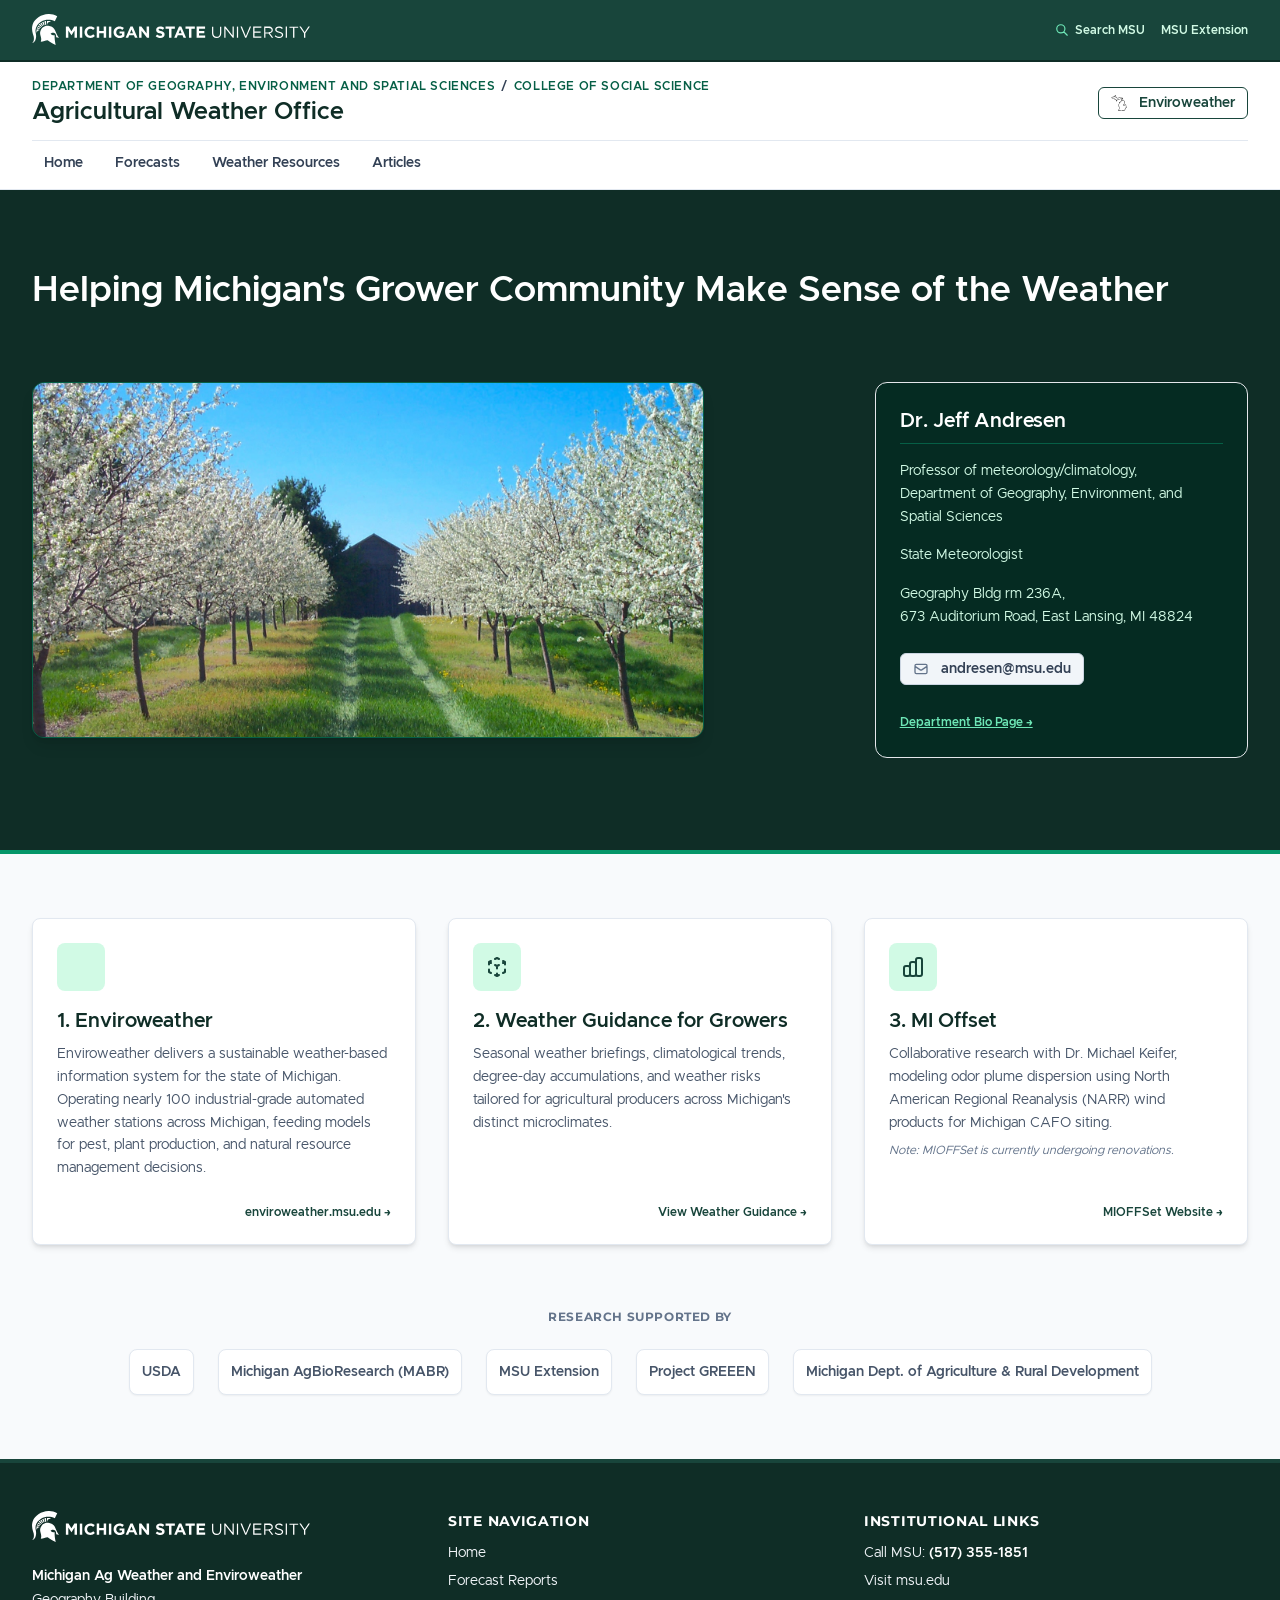
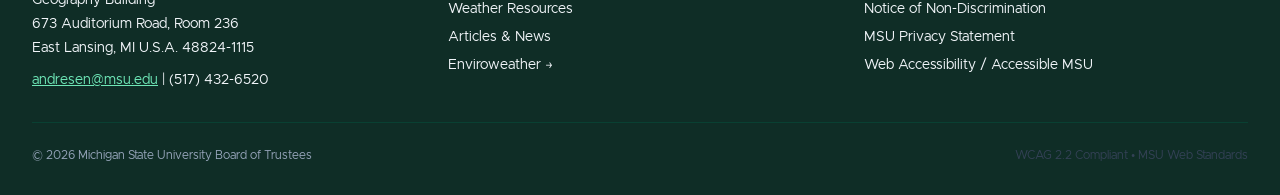
<file: index.html>
<!doctype html>
<html lang="en" data-theme="msu">
	<head>
		<link href="./_app/immutable/entry/start.Cw81Kt-e.js" rel="modulepreload">
		<link href="./_app/immutable/chunks/DnEu6XiD.js" rel="modulepreload">
		<link href="./_app/immutable/chunks/B1cVcm8c.js" rel="modulepreload">
		<link href="./_app/immutable/entry/app.BKD_0EEW.js" rel="modulepreload">
		<link href="./_app/immutable/chunks/xihTtKlq.js" rel="modulepreload">
		<link href="./_app/immutable/chunks/DclECHGd.js" rel="modulepreload">
		<link href="./_app/immutable/nodes/0.CXgkmEmz.js" rel="modulepreload">
		<link href="./_app/immutable/chunks/C6A0tYL3.js" rel="modulepreload">
		<link href="./_app/immutable/chunks/Bw20QNIF.js" rel="modulepreload">
		<link href="./_app/immutable/nodes/2.BQHQ3iNZ.js" rel="modulepreload">
		<!--12qhfyh--><link rel="icon" href="./favicon.ico"/> <meta charset="UTF-8"/> <meta name="viewport" content="width=device-width, initial-scale=1.0"/> <meta name="description" content="Agricultural Weather Office, Department of Geography, Environment and Spatial Sciences, Michigan State University"/> <meta name="text-scale" content="scale"/><!----><title>Home | Agricultural Weather Office | MSU</title>
		<link href="./_app/immutable/assets/0.D182Ts3R.css" rel="stylesheet">
		<title>Agricultural Weather Office | Michigan State University</title>
	</head>

	<body class="bg-slate-50 text-slate-800 antialiased flex flex-col min-h-screen">
		<!-- ensure the skip to content is on all pages -->
		 <!-- requires some element to have id main_content -->
		<a href="#main-content" class="skip-link">Skip to main content</a>

		<!--[--><!--[0--><!--[--><header class="w-full"><div class="msu-masthead w-full px-4 sm:px-8 py-2.5 sm:py-3 border-b-2 border-msu-dark"><div class="max-w-7xl mx-auto w-full flex items-center justify-between"><div class="flex items-center justify-start shrink-0"><a href="https://msu.edu" target="_blank" rel="noopener noreferrer" class="flex items-center text-white hover:text-emerald-200 transition-colors py-0.5 group" aria-label="Michigan State University Homepage (opens in new tab)"><svg class="h-6 sm:h-7 md:h-8 w-auto fill-current text-white group-hover:opacity-90 transition-opacity" viewBox="0 0 296 34" fill="currentColor" xmlns="http://www.w3.org/2000/svg" role="img" aria-label="Michigan State University"><title>Michigan State University</title><g transform="translate(0, -0.904)"><path d="M55.7998,20.2675325 C55.7998,16.8896104 58.2998,14.1077922 61.9998,14.1077922 C64.1998,14.1077922 65.5998,14.8032468 66.6998,15.8961039 L64.9998,17.8831169 C64.0998,17.0883117 63.0998,16.5915584 61.9998,16.5915584 C59.9998,16.5915584 58.4998,18.2805195 58.4998,20.2675325 C58.4998,22.2545455 59.8998,23.9435065 61.9998,23.9435065 C63.3998,23.9435065 64.1998,23.4467532 65.0998,22.5525974 L66.7998,24.2415584 C65.5998,25.5331169 64.1998,26.3279221 61.8998,26.3279221 C58.3998,26.3279221 55.7998,23.6454545 55.7998,20.2675325 Z" fill="currentColor"></path><polygon fill="currentColor" points="68.7998 14.3064935 71.3998 14.3064935 71.3998 18.975974 76.1998 18.975974 76.1998 14.3064935 78.7998 14.3064935 78.7998 26.1292208 76.1998 26.1292208 76.1998 21.3603896 71.3998 21.3603896 71.3998 26.1292208 68.7998 26.1292208"></polygon><polygon fill="currentColor" points="81.7 26.1292208 84.3 26.1292208 84.3 14.3064935 81.7 14.3064935"></polygon><path d="M86.7002,20.2675325 L86.7002,20.2675325 C86.7002,16.8896104 89.3002,14.1077922 92.9002,14.1077922 C95.0002,14.1077922 96.3002,14.7038961 97.6002,15.6974026 L96.0002,17.7837662 C95.1002,16.988961 94.3002,16.5915584 92.9002,16.5915584 C91.0002,16.5915584 89.5002,18.2805195 89.5002,20.2675325 C89.5002,22.4532468 91.0002,24.0428571 93.1002,24.0428571 C94.1002,24.0428571 94.9002,23.8441558 95.6002,23.3474026 L95.6002,21.6584416 L93.0002,21.6584416 L93.0002,19.3733766 L98.2002,19.3733766 L98.2002,24.5396104 C97.0002,25.5331169 95.3002,26.4272727 93.1002,26.4272727 C89.3002,26.3279221 86.7002,23.7448052 86.7002,20.2675325" fill="currentColor"></path><path d="M107.2998,21.261039 L105.6998,17.3863636 L104.0998,21.261039 L107.2998,21.261039 Z M104.5998,14.2071429 L106.9998,14.2071429 L112.0998,26.1292208 L109.3998,26.1292208 L108.2998,23.4467532 L103.2998,23.4467532 L102.1998,26.1292208 L99.4998,26.1292208 L104.5998,14.2071429 Z" fill="currentColor"></path><polygon fill="currentColor" points="113.7998 14.3064935 116.1998 14.3064935 121.7998 21.5590909 121.7998 14.3064935 124.3998 14.3064935 124.3998 26.1292208 122.1998 26.1292208 116.3998 18.5785714 116.3998 26.1292208 113.7998 26.1292208"></polygon><path d="M131.3999,24.4404584 L132.8999,22.5527961 C133.9999,23.4469519 135.0999,23.9437052 136.4999,23.9437052 C137.5999,23.9437052 138.1999,23.5463026 138.1999,22.8498545 C138.1999,22.1553935 137.7999,21.8563481 135.7999,21.3595948 C133.3999,20.7644844 131.8999,20.0690299 131.8999,17.7839649 C131.8999,15.5982506 133.5999,14.2073416 136.0999,14.2073416 C137.7999,14.2073416 139.2999,14.7040948 140.4999,15.6976013 L139.0999,17.6846143 C137.9999,16.9891597 136.9999,16.4924065 135.9999,16.4924065 C134.9999,16.4924065 134.4999,16.9891597 134.4999,17.485913 C134.4999,18.2807182 134.9999,18.4794195 137.0999,19.0755234 C139.4999,19.6716273 140.8999,20.5657831 140.8999,22.6521468 C140.8999,25.0365623 139.0999,26.3271273 136.4999,26.3271273 C134.5999,26.3271273 132.7999,25.7320169 131.3999,24.4404584" fill="currentColor"></path><polygon fill="currentColor" points="145.5 16.6908097 141.9 16.6908097 141.9 14.3063942 151.8 14.3063942 151.8 16.6908097 148.2 16.6908097 148.2 26.1291214 145.6 26.1291214 145.6 16.6908097"></polygon><path d="M159,21.261039 L157.4,17.3863636 L155.8,21.261039 L159,21.261039 Z M156.2,14.2071429 L158.6,14.2071429 L163.7,26.1292208 L161,26.1292208 L159.9,23.4467532 L154.9,23.4467532 L153.8,26.1292208 L151.1,26.1292208 L156.2,14.2071429 Z" fill="currentColor"></path><polygon fill="currentColor" points="166.7002 16.6908097 163.0992 16.6908097 163.0992 14.3063942 173.0002 14.3063942 173.0002 16.6908097 169.4002 16.6908097 169.4002 26.1291214 166.8002 26.1291214 166.8002 16.6908097"></polygon><polygon fill="currentColor" points="174.9004 14.3064935 183.9004 14.3064935 183.9004 16.5915584 177.5004 16.5915584 177.5004 18.975974 183.0994 18.975974 183.0994 21.261039 177.5004 21.261039 177.5004 23.7448052 184.0004 23.7448052 184.0004 26.0298701 174.9004 26.0298701"></polygon><path d="M191.2998,21.261039 L191.2998,14.4058442 L192.5998,14.4058442 L192.5998,21.1616883 C192.5998,23.7448052 193.9998,25.1357143 196.1998,25.1357143 C198.4008,25.1357143 199.7998,23.8441558 199.7998,21.261039 L199.7998,14.4058442 L201.0998,14.4058442 L201.0998,21.1616883 C201.0998,24.638961 199.0998,26.4272727 196.0998,26.4272727 C193.2998,26.3279221 191.2998,24.5396104 191.2998,21.261039" fill="currentColor"></path><polygon fill="currentColor" points="204.2998 14.3064935 205.5998 14.3064935 213.0998 23.7448052 213.0998 14.3064935 214.4008 14.3064935 214.4008 26.1292208 213.2998 26.1292208 205.5998 16.3928571 205.5998 26.1292208 204.2998 26.1292208"></polygon><polygon fill="currentColor" points="217.7 26.1292208 219 26.1292208 219 14.3064935 217.7 14.3064935"></polygon><polygon fill="currentColor" points="221.5 14.3064935 223 14.3064935 227.2 24.4402597 231.4 14.3064935 232.8 14.3064935 227.7 26.2285714 226.5 26.2285714"></polygon><polygon fill="currentColor" points="235.0996 14.3064935 243.7006 14.3064935 243.7006 15.4987013 236.4006 15.4987013 236.4006 19.5720779 242.9006 19.5720779 242.9006 20.7642857 236.4006 20.7642857 236.4006 24.937013 243.7006 24.937013 243.7006 26.1292208 234.9996 26.1292208 234.9996 14.3064935"></polygon><path d="M251.5,20.3664857 C253.3,20.3664857 254.6,19.4733234 254.6,17.9830636 C254.6,16.4928039 253.5,15.6970052 251.6,15.6970052 L247.9,15.6970052 L247.9,20.4668299 L251.5,20.4668299 L251.5,20.3664857 Z M246.5,14.3060961 L251.6,14.3060961 C253.1,14.3060961 254.2,14.7034987 255,15.4992974 C255.6,16.0944078 255.9,16.889213 255.9,17.7833688 C255.9,19.7703818 254.5,20.863239 252.7,21.2606416 L256.4,26.1298169 L254.8,26.1298169 L251.4,21.5586935 L248,21.5586935 L248,26.1298169 L246.7,26.1298169 L246.7,14.3060961 L246.5,14.3060961 Z" fill="currentColor"></path><path d="M257.9004,24.4404584 L258.7004,23.4469519 C259.9004,24.5398091 261.0994,25.135913 262.7994,25.135913 C264.4004,25.135913 265.5004,24.3401143 265.5004,23.1489 C265.5004,22.0560429 264.9004,21.459939 262.4004,20.8628416 C259.7004,20.2677312 258.4004,19.3725818 258.4004,17.485913 C258.4004,15.5982506 260.0004,14.3066922 262.2994,14.3066922 C264.0004,14.3066922 265.2994,14.8034455 266.5004,15.7969519 L265.7004,16.7904584 C264.5994,15.8963026 263.5004,15.4989 262.2994,15.4989 C260.7994,15.4989 259.7994,16.2937052 259.7994,17.3865623 C259.7994,18.4794195 260.4004,19.174874 263.0004,19.6716273 C265.7004,20.2677312 266.9004,21.161887 266.9004,23.0495494 C266.9004,25.0365623 265.2004,26.4274714 262.7994,26.4274714 C260.9004,26.3271273 259.2994,25.7320169 257.9004,24.4404584" fill="currentColor"></path><polygon fill="currentColor" points="269.6 26.1292208 270.901 26.1292208 270.901 14.3064935 269.6 14.3064935"></polygon><polygon fill="currentColor" points="277.5 15.5978532 273.5 15.5978532 273.5 14.4056455 282.8 14.4056455 282.8 15.5978532 278.8 15.5978532 278.8 26.2283727 277.4 26.2283727 277.4 15.5978532"></polygon><polygon fill="currentColor" points="289 21.459939 284.1 14.3066922 285.7 14.3066922 289.7 20.2677312 293.7 14.3066922 295.3 14.3066922 290.4 21.459939 290.4 26.1294195 289 26.1294195"></polygon><path d="M26.7998,3.17902208 C26.7998,3.17902208 25.0998,6.8549961 24.1998,8.64330779 C19.8998,6.65629481 14.2998,6.45759351 9.5998,9.14006104 C6.4998,11.0277234 3.8998,14.4056455 3.6998,18.0816195 C3.5998,20.4660351 4.6998,23.1494961 4.2998,25.6332623 C4.1998,26.9238273 3.8998,28.2153857 3.2998,29.3082429 C2.4998,30.6007948 1.5998,31.6926584 -0.000200000002,31.7920091 C0.2998,31.3946065 2.7998,30.2023987 1.7998,24.738113 C1.3998,22.5523987 -1.6002,17.1874636 1.2998,10.5309701 C3.9998,4.37122987 15.3998,-2.88136753 26.7998,3.17902208" fill="currentColor"></path><path d="M13.7002,13.9091903 C15.2002,13.412437 16.8002,13.412437 18.4002,13.710489 C21.4002,14.2072422 23.6002,15.9955539 24.7002,18.6780214 C25.8002,21.4598396 26.6002,23.6455539 28.6002,26.0299695 C28.7002,26.1293201 25.6002,25.5332162 25.6002,25.5332162 C26.4002,20.0689305 21.2002,19.8702292 19.7002,21.8572422 C20.8002,23.04945 22.6002,23.6455539 24.1002,23.4468526 C23.8002,28.9111383 25.3002,33.7793201 25.2002,33.7793201 C24.0002,33.5806188 18.3002,30.3020474 16.6002,28.8117877 C14.2002,29.2091903 12.2002,30.1033461 9.4002,30.5007487 C9.3002,30.5007487 9.9002,28.4143851 9.8002,27.4208786 C9.8002,24.5397097 7.6002,21.8572422 9.2002,18.3799695 C10.1002,16.1942552 11.5002,14.7039955 13.7002,13.9091903" fill="currentColor"></path><path d="M15.7002,12.2200305 L16.1002,12.2200305 C16.1002,12.0213292 16.3002,10.6304201 17.5002,9.73626429 C18.8002,8.64340714 20.5002,8.74275779 20.5002,8.74275779 C18.8002,8.24600455 17.1002,8.1466539 15.9002,8.34535519 L15.7002,12.2200305 Z" fill="currentColor"></path><path d="M5,17.187563 C4.7,18.7771734 4.7,20.3667838 4.9,21.161589 C4.9,21.161589 5.1,19.7706799 5.9,18.9758747 C6.6,18.2804201 7.5,18.1810695 7.8,18.1810695 C7.8,18.1810695 8,17.6843162 7.9,17.6843162 L5,17.187563 Z" fill="currentColor"></path><path d="M8.2002,16.8897097 C8.3002,16.6910084 8.4002,16.4923071 8.5002,16.1942552 L5.5002,15.0020474 C5.3002,15.39945 5.2002,15.8962032 5.1002,16.1942552 L8.2002,16.8897097 Z" fill="currentColor"></path><path d="M9,15.7967532 L9.5,15.2006494 L6.7,13.1142857 C6.4,13.4123377 6.2,13.8097403 6,14.3064935 L9,15.7967532 Z" fill="currentColor"></path><path d="M10,14.6043468 L10.6,14.0082429 L8.2,11.3257753 C7.7,11.8225286 7.5,12.0212299 7.2,12.4186325 L10,14.6043468 Z" fill="currentColor"></path><path d="M11.2002,13.7102903 L11.9002,13.3128877 L10.1002,10.1336669 C9.5002,10.4317188 9.0002,10.7297708 8.8002,10.9284721 L11.2002,13.7102903 Z" fill="currentColor"></path><path d="M12.5,13.0151338 L13.3,12.7170818 L12.3,9.14045844 C11.7,9.33915974 11,9.63721169 10.8,9.73656234 L12.5,13.0151338 Z" fill="currentColor"></path><path d="M14,12.5183805 L14.8,12.3196792 L14.9,8.4450039 C14.9,8.4450039 14,8.64370519 13.2,8.84240649 L14,12.5183805 Z" fill="currentColor"></path><polygon fill="currentColor" points="36 14.3064935 38.8 14.3064935 41.9 19.274026 45 14.3064935 47.8 14.3064935 47.8 26.1292208 45.2 26.1292208 45.2 18.3798701 42 23.4467532 41.9 23.4467532 38.6 18.4792208 38.6 26.1292208 36 26.1292208"></polygon><polygon fill="currentColor" points="50.8 26.1292208 53.4 26.1292208 53.4 14.3064935 50.8 14.3064935"></polygon></g></svg><!----></a></div> <nav aria-label="MSU Institutional Links" class="flex items-center gap-4 text-xs text-emerald-100 font-medium"><a href="https://msu.edu/search" target="_blank" rel="noopener noreferrer" class="hover:text-white flex items-center gap-1.5 py-1 underline-offset-4 hover:underline"><svg class="w-3.5 h-3.5 text-emerald-300" fill="none" stroke="currentColor" viewBox="0 0 24 24" aria-hidden="true"><path stroke-linecap="round" stroke-linejoin="round" stroke-width="2" d="M21 21l-6-6m2-5a7 7 0 11-14 0 7 7 0 0114 0z"></path></svg> <span class="hidden sm:inline">Search MSU</span></a> <a href="https://msue.msu.edu" target="_blank" rel="noopener noreferrer" class="hidden md:inline-block hover:text-white underline-offset-4 hover:underline">MSU Extension</a></nav></div></div> <div class="msu-unit-bar w-full"><div class="max-w-7xl mx-auto w-full px-4 sm:px-8 py-3 sm:py-4"><div class="flex items-center justify-between gap-4"><div class="min-w-0"><div class="text-xs uppercase tracking-wider text-emerald-800 font-semibold mb-0.5 truncate"><span><a href="https://geo.msu.edu">Department of Geography, Environment and Spatial Sciences</a></span><span class="mx-1.5 text-slate-700" aria-hidden="true">/</span><span>College of Social Science</span></div> <h1><a href="./" class="text-lg sm:text-2xl font-extrabold text-msu-dark hover:text-msu-green transition-colors block truncate">Agricultural Weather Office</a></h1></div> <div class="flex items-center gap-2 sm:gap-3 shrink-0"><a href="https://enviroweather.msu.edu" class="btn btn-outline btn-sm border-msu-green text-msu-green hover:bg-msu-green hover:border-msu-green hover:text-white font-semibold hidden lg:inline-flex"><svg xmlns="http://www.w3.org/2000/svg" class="w-4 h-4 mr-1 text-slate-500" fill="none" stroke="currentColor" aria-hidden="true" viewBox="0 0 102.1 104"><desc>Simplified outline of MI</desc><g id="cut" fill="#000000" fill-rule="evenodd" stroke="none"><path d="M69.99 31.57L71.92 32.86C72.21 33.02 72.45 33 72.78 33C73.23 33 73.86 32.92 74.28 33.07C74.51 33.16 74.93 33.4 75.16 33.51C75.49 33.68 75.86 33.82 76.16 34.03C76.32 34.15 76.43 34.3 76.57 34.44C76.63 34.49 76.92 34.76 77.02 34.91C77.25 35.28 77.06 35.62 77.54 35.9C77.8 36.05 78.13 36 78.41 36C78.72 36 79.03 36 79.34 36C79.41 36 79.82 35.98 79.97 36.02C80.51 36.13 80.7 36.78 81.2 36.95C81.5 37.05 81.81 36.95 82.12 37.02C82.3 37.06 82.59 37.23 82.71 37.29C83.13 37.5 83.65 37.81 84.08 37.96C84.42 38.08 84.8 37.92 85.13 38.07C85.37 38.18 85.88 38.7 86.01 38.9C86.25 39.28 86.02 39.75 86.28 40.12C86.51 40.45 86.94 40.66 87.08 41.05C87.2 41.37 87.07 41.72 87.17 42.05C87.29 42.42 87.62 42.75 87.63 43.16C87.64 43.5 87.42 43.82 87.09 43.93C86.93 43.99 86.76 43.97 86.59 44.04C86.09 44.28 86.02 44.97 86.17 45.44C86.25 45.71 86.48 45.92 86.75 45.98C86.9 46.01 86.92 45.98 87.07 46.04C87.3 46.12 87.46 46.33 87.63 46.49C87.89 46.76 88.11 46.94 88.13 47.33L88.13 49.67C88.06 50.32 87.57 50.33 87.48 50.86C87.37 51.46 88 51.65 87.96 52.21C87.92 52.8 87.24 53.47 87.15 54.06C87.09 54.42 87.13 54.82 87.13 55.18C87.13 55.44 87.18 55.75 87.06 56C86.95 56.25 86.33 56.87 86.07 56.96C85.94 57.01 85.82 57 85.69 57.04C85.35 57.15 85.14 57.46 85.13 57.81L85.13 60.21C85.11 60.44 85.05 60.64 84.86 60.81C84.48 61.13 83.99 60.88 83.57 61.08C83.14 61.29 83.18 61.83 82.67 61.97C82.23 62.09 81.75 61.87 81.39 62.21C80.91 62.66 81.24 63.42 81.12 63.98C81.08 64.16 80.94 64.4 80.87 64.53C80.75 64.77 80.63 65.01 80.51 65.25C80.14 65.98 80.14 66.01 80.51 66.75C80.67 67.08 80.84 67.6 81.15 67.84C81.62 68.2 82.43 67.9 82.98 68.02C83.38 68.11 83.53 68.51 84.01 68.45C84.73 68.36 84.67 67.52 85.14 67.14C85.48 66.87 85.88 67.02 86.08 66.49C86.26 66.01 85.99 65.46 86.21 65C86.4 64.57 86.88 64.33 87.16 63.96C87.32 63.74 87.3 63.45 87.49 63.24C87.7 62.99 88.01 63.03 88.26 62.86C88.59 62.62 88.79 62.2 89.19 62.05C89.6 61.89 89.99 62.12 90.36 61.77C90.63 61.51 90.87 61.2 91.17 60.98C91.39 60.83 91.7 60.72 91.94 60.6C92.27 60.43 92.57 60.25 92.94 60.4C93.23 60.52 93.35 60.83 93.65 60.95C93.93 61.05 94.1 61.01 94.36 61.22L95.9 62.77C96.3 63.25 96 63.56 96.22 64.02C96.47 64.54 97.09 64.68 97.13 65.33L97.13 67.84C97.15 68.04 97.13 67.94 97.18 68.14L98.09 70.88C98.14 71.07 98.13 70.99 98.13 71.13L98.13 74.78C98.14 74.94 98.17 75.04 98.23 75.19L100.05 78.83C100.14 79.07 100.13 79.23 100.13 79.48C100.13 79.6 100.15 79.84 100.12 79.98C100.04 80.35 99.78 80.7 99.62 81.03C99.5 81.27 99.31 81.55 99.31 81.83C99.3 82.51 100.14 82.61 99.93 83.38C99.88 83.58 99.75 83.76 99.66 83.95C99.5 84.27 99.3 84.86 99 85.1C98.69 85.36 98.21 85.32 97.93 85.03C97.83 84.92 97.79 84.8 97.73 84.67C97.63 84.44 97.39 84.21 97.17 84.09C96.96 83.98 96.72 83.99 96.49 84C96.15 84.01 95.94 84.18 95.71 84.42C95.51 84.63 95.41 84.92 95.49 85.21C95.55 85.4 95.62 85.54 95.6 85.74C95.57 86.11 95.22 86.28 95.15 86.63C95.05 87.12 95.24 87.65 95.06 88.14C94.98 88.37 94.76 88.75 94.65 88.97C94.49 89.29 94.33 89.79 94.04 90.03C93.91 90.13 93.57 90.28 93.49 90.32C93.22 90.45 92.95 90.59 92.68 90.73C92.64 90.74 92.27 90.92 92.15 91C92.03 91.08 91.87 91.26 91.8 91.34C91.66 91.47 91.49 91.61 91.4 91.78C90.96 92.63 92.32 93.53 92.12 94.49C92 95.04 91.57 94.96 91.3 95.3C91.12 95.54 91.17 95.84 91.02 96.09C90.81 96.42 90.41 96.61 90.22 96.96C90.08 97.24 90.17 97.55 89.96 97.82C89.8 98.02 89.56 98.04 89.39 98.21C89.16 98.42 89.15 98.74 88.9 98.93C88.7 99.07 88.46 99.1 88.3 99.3C87.85 99.89 88.52 100.86 87.54 101.15L84.23 101.98L84.06 102L70.81 102C69.88 101.9 70.22 101.02 69.32 101L66.21 101L66.07 101.01L57.19 101.99L57.12 102L45.91 102C45.31 101.94 44.95 101.44 45.21 100.86L48.08 95.12C48.18 94.95 48.13 95.02 48.22 94.91L50.03 93.11C50.29 92.8 50.43 92.4 50.61 92.04C50.81 91.64 51.09 91.25 51.13 90.8L51.13 86.33C51.22 85.53 52.04 85.47 52.13 84.67L52.13 82.22C52.11 81.9 51.98 81.69 51.83 81.4C51.7 81.13 51.56 80.85 51.42 80.58C51.39 80.51 51.2 80.17 51.16 80.01C51.11 79.83 51.13 79.59 51.13 79.43C51.13 79.16 51.13 78.89 51.13 78.62C51.13 78.31 51.15 78.09 51.04 77.81L49.22 74.17C49.05 73.72 49.22 73.25 49.04 72.81L47.22 69.17C47.14 68.96 47.13 68.81 47.13 68.58C47.13 68.26 47.15 68.02 47.37 67.77L48.88 66.25C49.03 66.08 49.13 65.91 49.13 65.67C49.13 65.66 49.14 65.21 49.12 65.07C49.09 64.84 48.93 64.59 48.83 64.4C48.7 64.13 48.56 63.85 48.42 63.58C48.38 63.5 48.2 63.17 48.16 63.01C48.08 62.72 48.13 62.38 48.13 62.08C48.13 61.79 48.09 61.45 48.15 61.16C48.27 60.63 48.92 60.33 49.2 59.88L51.04 56.2C51.09 56.06 51.12 55.95 51.13 55.8L51.13 50.79C51.28 49.42 52.69 50.51 53.08 49.49C53.17 49.26 53.13 48.95 53.13 48.72C53.13 48.41 53.13 48.1 53.13 47.79C53.13 47.12 53.1 47.03 53.56 46.57C53.65 46.49 53.77 46.35 53.89 46.27C54.21 46.07 54.43 46.22 54.75 46.17C54.94 46.14 55.1 46.03 55.29 46C55.79 45.92 56.46 46.18 56.88 45.79C57.5 45.2 56.66 44.44 57.69 43.92C57.83 43.84 57.95 43.73 58.11 43.69C58.22 43.66 58.33 43.66 58.45 43.68C59.22 43.82 58.93 44.5 59.37 44.86C59.63 45.07 59.88 45.04 60.19 45C60.34 44.98 60.49 45 60.64 45C60.78 45 60.91 45 61.04 45C61.17 45 61.3 45.04 61.44 45.02C61.86 44.97 62.12 44.62 62.13 44.21L62.13 40.33C62.18 39.94 62.36 39.77 62.63 39.5C63.1 39.03 63.13 39.01 63.78 39C63.91 39 64.03 38.97 64.16 38.92C64.49 38.76 64.63 38.38 65.03 38.33C65.34 38.28 65.52 38.45 65.77 38.58C66.17 38.79 66.6 38.6 66.86 38.26C66.98 38.1 67.03 37.89 67.01 37.7C66.96 37.31 66.65 37.05 66.28 37C66.13 36.98 65.97 37.02 65.82 37C65.42 36.95 65.14 36.61 65.13 36.22C65.13 35.88 65.06 35.32 65.21 35C65.39 34.59 65.85 34.35 66.12 34C66.34 33.7 66.56 33.14 66.74 32.8C66.87 32.52 66.98 32.23 67.27 32.08C67.71 31.86 68.25 32.13 68.69 31.92C68.86 31.84 68.94 31.69 69.09 31.59C69.37 31.39 69.7 31.41 69.99 31.57ZM68.5 34.19C68.31 34.57 68.14 34.97 67.88 35.31C68.29 35.56 68.63 35.96 68.86 36.38C70.14 38.71 67.87 41.41 65.35 40.76C65.03 40.95 64.7 41.07 64.33 41.15L64.33 44.21C64.31 45.64 63.29 46.99 61.82 47.19C61.34 47.25 60.87 47.19 60.39 47.2C60.23 47.2 60.06 47.24 59.9 47.24C59.5 47.25 59.1 47.16 58.73 47.01C58.19 47.68 57.46 48.09 56.61 48.19C56.29 48.22 55.97 48.18 55.65 48.2C55.55 48.2 55.43 48.27 55.33 48.3C55.33 48.76 55.38 49.27 55.28 49.74C55.07 50.74 54.36 51.73 53.33 52.02L53.33 55.8C53.31 56.29 53.21 56.73 53 57.18L51.16 60.86C50.94 61.27 50.66 61.59 50.33 61.91L50.33 62.48C50.5 62.82 50.67 63.15 50.84 63.49C50.95 63.72 51.08 63.95 51.16 64.19C51.48 65.19 51.45 66.5 50.8 67.38C50.42 67.89 49.93 68.32 49.48 68.77L51.01 71.83C51.25 72.37 51.33 72.89 51.33 73.48L53.01 76.83C53.42 77.73 53.33 78.49 53.33 79.48C53.79 80.4 54.3 81.17 54.33 82.22L54.33 84.67C54.28 85.59 53.99 86.26 53.33 86.91L53.33 90.8C53.29 91.69 52.98 92.22 52.58 93.02C52.29 93.61 52.03 94.17 51.58 94.66L49.94 96.3L48.19 99.8L57 99.8L57.03 99.8L65.83 98.82L66.21 98.8L69.37 98.8C70.21 98.82 71 99.18 71.57 99.8L83.86 99.8L85.98 99.27C86.16 98.54 86.44 98 87.01 97.49C87.13 97.39 87.25 97.33 87.37 97.24C87.43 97.2 87.46 97.1 87.5 97.04C87.68 96.82 87.85 96.63 88.07 96.45C88.28 95.85 88.61 95.41 89.05 94.97C89.17 94.57 89.36 94.22 89.62 93.89C89.49 93.63 89.33 93.35 89.25 93.07C88.86 91.7 89.27 90.74 90.24 89.78C90.49 89.53 90.73 89.31 91.02 89.12C91.48 88.82 92 88.6 92.49 88.36L92.93 87.48C92.93 86.75 92.92 86.04 93.29 85.38C93.18 84.29 93.56 83.42 94.35 82.67C94.66 82.38 95.04 82.11 95.45 81.98C95.99 81.81 96.54 81.76 97.11 81.82C97.13 80.95 97.54 80.26 97.92 79.5L96.26 76.17C96.06 75.72 95.95 75.28 95.93 74.78L95.93 71.36L95.09 68.84C94.95 68.34 94.93 67.88 94.93 67.36C94.93 66.88 94.93 66.39 94.93 65.91C94.39 65.37 94.01 64.7 93.95 63.92L93.1 63.08C92.87 63.01 92.66 62.92 92.45 62.8C92.39 62.83 91.96 63.28 91.92 63.33C91.41 63.81 90.76 64.13 90.06 64.18C89.81 64.44 89.51 64.73 89.17 64.86C88.95 65.27 88.66 65.58 88.33 65.91C88.33 66.18 88.34 66.46 88.28 66.73C88.09 67.65 87.52 68.5 86.65 68.89C85.85 70.5 83.9 71.18 82.34 70.2C82.04 70.2 81.74 70.22 81.44 70.19C80.46 70.1 79.64 69.62 79.1 68.8C78.88 68.46 78.72 68.09 78.54 67.73C78.21 67.07 77.93 66.38 78.05 65.62C78.18 64.84 78.59 64.18 78.93 63.48C78.93 63.09 78.9 62.67 78.98 62.28C79.25 60.95 80.31 59.93 81.68 59.81C82.02 59.44 82.45 59.13 82.93 58.97C82.93 58.42 82.87 57.82 82.98 57.28C83.19 56.24 83.9 55.3 84.93 54.97C84.93 53.67 84.96 53.43 85.54 52.26C85.08 51.16 85.21 50.06 85.93 49.12L85.93 48.03C85.39 47.81 84.86 47.49 84.52 46.99C83.57 45.6 83.72 43.59 85.01 42.47C84.97 42.29 84.95 42.1 84.94 41.92C84.45 41.43 84.1 40.87 83.98 40.18C83.14 40.08 82.35 39.57 81.61 39.2C80.64 39.2 79.91 38.89 79.22 38.2C78.65 38.2 77.96 38.27 77.4 38.15C76.27 37.91 75.4 37.14 75.06 36.04C74.98 35.96 74.92 35.87 74.83 35.81C74.71 35.72 74.56 35.67 74.42 35.61C74.15 35.47 73.88 35.34 73.61 35.2C73.11 35.2 72.58 35.25 72.08 35.18C71.05 35.04 70.43 34.51 69.56 33.93C69.23 34.09 68.87 34.17 68.5 34.19ZM38.46 19L40.78 19C40.95 18.99 41.11 18.96 41.26 18.86C41.58 18.63 41.74 18.3 42.19 18.33C42.58 18.36 42.96 18.73 43.11 19.07C43.25 19.4 43.18 19.57 43.54 19.78C44.07 20.08 44.43 19.7 44.78 19.35C44.81 19.32 45.08 19.07 45.16 18.96C45.29 18.79 45.38 18.63 45.6 18.54C46.29 18.28 46.54 19.11 47.23 18.82C47.65 18.64 47.86 18.16 48.25 17.94L51.97 16.08C52.36 15.93 52.79 16.09 53.18 15.96C53.59 15.83 54.03 15.55 54.42 15.36C54.78 15.18 55.04 15.02 55.44 15.15C56.05 15.36 56.69 15.94 57.33 16L59.87 16C60.06 15.99 60.2 15.94 60.37 15.85L62.94 14.13C63.09 14.05 63.21 14.01 63.38 14L65.44 14C65.91 14.05 66.28 14.39 66.22 14.9C66.2 15.04 66.15 15.18 66.13 15.33L66.13 17.91C66.07 18.45 66.2 18.93 66.84 19C67.18 19.03 67.53 18.95 67.87 19.02C68.29 19.11 68.41 19.55 68.9 19.53C69.34 19.52 69.66 19.1 70.12 19.18C70.68 19.29 70.84 19.98 71.46 20C71.65 20.01 71.86 20.02 72.04 19.96C72.29 19.88 72.44 19.69 72.62 19.51C72.64 19.49 72.91 19.24 72.98 19.14C73.08 19 73.15 18.85 73.3 18.75C73.7 18.49 74.06 18.78 74.46 18.6C74.8 18.45 74.95 18.08 75.35 18.01C75.6 17.96 75.94 17.96 76.18 18.07C76.34 18.14 76.47 18.26 76.55 18.41C76.91 19.08 76.06 19.57 76.26 20.22C76.38 20.61 76.68 21.1 76.87 21.47C76.98 21.69 77.12 21.9 77.13 22.16C77.15 22.4 77.17 22.7 77.12 22.94C77.08 23.1 76.98 23.23 76.96 23.39C76.92 23.68 77.09 23.89 77.13 24.16C77.18 24.45 77.08 24.76 77.17 25.05C77.23 25.21 77.32 25.38 77.4 25.53C77.56 25.86 77.73 26.2 77.9 26.53C78.01 26.75 78.18 26.9 78.19 27.17C78.22 27.64 77.85 27.97 77.4 28L74.32 28C74.01 27.97 73.85 27.86 73.56 27.71C73.14 27.5 72.62 27.18 72.19 27.04C71.89 26.94 71.54 27.01 71.23 27C71.05 26.99 70.88 26.95 70.7 27C70.24 27.14 70.28 27.41 70.09 27.74C69.93 28.02 69.61 28.06 69.42 28.3C69.27 28.51 69.29 28.72 69.21 28.95C69.07 29.34 68.64 29.55 68.25 29.44C68.07 29.39 67.97 29.28 67.83 29.17C67.55 28.95 67.28 28.94 67.16 28.54C67.11 28.35 67.14 28.16 67.05 27.98C66.94 27.75 66.47 27.31 66.27 27.16C65.8 26.8 64.72 27.1 64.15 26.98C63.97 26.94 63.68 26.77 63.56 26.71C63.15 26.51 62.61 26.18 62.19 26.04C61.84 25.92 61.34 26 60.97 26C60.55 26 60.24 25.96 59.91 26.23L58.37 27.77C58.04 28.04 57.76 28 57.34 28C57.04 28 56.73 28 56.42 28C56.38 28 55.96 27.99 55.81 28.01C55.39 28.07 55.22 28.49 54.72 28.4C54.49 28.36 54.37 28.2 54.17 28.09C53.83 27.91 53.28 28 52.92 28C52.71 28 52.44 27.97 52.23 28.04C51.79 28.18 51.59 28.65 51.23 28.89C50.99 29.04 50.71 28.99 50.47 29.14C49.88 29.55 50.35 30.3 49.98 30.8C49.82 31.01 49.57 31.04 49.39 31.22C49.16 31.43 49.13 31.75 48.83 31.91C48.57 32.05 48.26 31.97 48.01 32.14C47.76 32.32 47.61 32.59 47.35 32.76C46.95 33.01 46.4 32.85 46.21 32.42C46.11 32.22 46.15 32.01 46.12 31.8C46.08 31.47 45.82 31.21 45.51 31.14C45.04 31.04 44.65 31.41 44.4 31.76C44.31 31.88 44.29 31.95 44.19 32.06C44.09 32.15 43.98 32.19 43.88 32.27C43.6 32.48 43.42 32.83 43.08 32.95C42.82 33.05 42.46 33.04 42.19 32.98C42.03 32.95 41.9 32.85 41.74 32.83C41.46 32.79 41.26 32.95 41 33C40.7 33.05 40.44 32.96 40.17 33.14C39.84 33.37 39.7 33.86 39.54 34.2C39.39 34.49 39.23 34.77 39.11 35.08L38.31 37.46C37.96 38.24 37.52 37.8 37.09 38.21C36.92 38.37 36.82 38.63 36.72 38.83C36.52 39.23 36.34 39.65 36.11 40.03L34.67 42.2C34.48 42.43 34.25 42.57 33.94 42.55C33.55 42.51 33.21 42.16 33.14 41.79C33.09 41.5 33.14 41.17 33.14 40.88C33.14 40.62 33.13 40.36 33.14 40.1C33.14 39.82 33.19 39.6 33.03 39.35C32.53 38.59 31.32 39.49 31.14 38.27C31.12 38.16 31.13 38.05 31.13 37.94C31.13 37.74 31.12 37.54 31.21 37.35C31.46 36.8 32.1 37 32.14 36.19L32.14 32.82C32.1 32.37 31.84 32.05 31.38 32C31.08 31.97 30.76 32.06 30.48 31.93C30.13 31.77 30.15 31.49 29.92 31.25C29.74 31.06 29.48 31.05 29.29 30.88C29.07 30.7 28.97 30.4 29.03 30.12C29.05 30.01 29.1 29.92 29.12 29.81C29.18 29.48 29.12 29.09 28.83 28.87C28.59 28.68 28.28 28.57 28.01 28.44C27.72 28.29 27.4 28.07 27.07 28.01C26.78 27.96 26.48 28.04 26.19 27.98C26.02 27.94 25.88 27.84 25.71 27.83C25.5 27.81 25.31 27.89 25.1 27.82C24.55 27.67 24.45 27.03 23.79 27L20.38 27C20.21 26.98 20.09 26.95 19.94 26.87L17.26 25.09C17.09 24.99 17.18 25.03 16.99 24.96L4.69 21.17C3.88 20.82 4.31 20.38 4.04 19.81C3.84 19.39 3.62 18.97 3.41 18.56C3.32 18.37 3.25 18.18 3.13 18.01C2.93 17.74 2.63 17.49 2.39 17.25C2.09 16.96 1.87 16.67 2.07 16.23C2.21 15.91 2.53 15.8 2.82 15.66C3.07 15.53 3.33 15.4 3.58 15.27C3.66 15.23 3.97 15.06 4.13 15.02C4.84 14.84 5.74 15.27 6.36 14.77L8.9 12.23C9.07 12.09 9.24 12 9.46 12C9.68 12 9.93 11.98 10.13 12.07C10.52 12.25 10.63 12.65 11.11 12.67C11.64 12.69 11.76 12.21 12.19 12.05C12.55 11.91 12.93 12.06 13.32 11.91L18.67 9.23C19.37 8.82 18.92 8.31 19.41 7.89C19.54 7.77 19.79 7.67 19.93 7.6C20.35 7.39 20.87 7.21 21.23 6.9L22.9 5.23C23.43 4.81 23.85 5.19 24.36 4.77L26.04 3.09C26.36 2.84 26.75 2.69 27.11 2.51C27.49 2.32 27.87 2.06 28.29 2L30.7 2C31.24 2.06 31.65 2.51 31.44 3.07C31.38 3.23 31.25 3.35 31.19 3.51C31.12 3.71 31.14 3.9 31.02 4.09C30.93 4.24 30.64 4.5 30.57 4.57C30.41 4.73 30.27 4.89 30.09 5.02C29.94 5.13 29.76 5.19 29.59 5.27C29.16 5.49 28.74 5.72 28.3 5.92C27.99 6.06 27.65 5.96 27.39 6.21C26.88 6.69 27.32 7.44 27.06 8C26.88 8.39 26.42 8.58 26.23 8.96C26.08 9.24 26.16 9.54 25.93 9.79C25.8 9.94 25.65 9.98 25.47 10.04C25.05 10.19 24.95 10.54 24.83 10.92C24.75 11.16 24.63 11.42 24.66 11.68C24.69 11.91 24.84 12.13 25.05 12.26C25.56 12.55 25.92 12.22 26.27 11.87C26.46 11.67 26.71 11.48 26.87 11.25C26.88 11.23 26.99 11.05 27.03 11.01C27.18 10.83 27.44 10.66 27.67 10.61C27.78 10.59 27.89 10.59 28 10.61C28.27 10.67 28.4 10.89 28.65 10.98C28.88 11.07 29.09 11.04 29.31 11.19C29.66 11.43 29.87 11.91 30.32 11.99C30.5 12.02 30.88 12 30.96 12C31.29 12 31.63 12 31.96 12C32.22 12 32.54 11.96 32.79 12.07C33.17 12.24 33.15 12.61 33.44 12.83C33.72 13.05 34.09 12.97 34.36 13.22C34.59 13.44 34.98 13.75 35.1 14.06C35.19 14.3 35.15 14.54 35.35 14.75C35.56 14.98 35.88 15.01 36.04 15.31C36.18 15.57 36.1 15.87 36.28 16.12C36.48 16.41 36.82 16.6 37.01 16.9C37.25 17.28 37.02 17.75 37.28 18.12C37.36 18.25 37.53 18.4 37.62 18.49C37.89 18.76 38.07 18.96 38.46 19ZM24.06 7.19C23.74 7.5 23.42 7.82 23.11 8.14C22.9 8.34 22.7 8.57 22.46 8.74C22.06 9.02 21.62 9.22 21.19 9.44C20.9 10.22 20.39 10.8 19.66 11.2L14.31 13.88C13.89 14.06 13.48 14.18 13.02 14.2C12.05 14.93 10.83 15.11 9.73 14.52L7.95 16.3C7.13 17.12 6.3 17.2 5.19 17.2C5.4 17.61 5.6 18.01 5.8 18.42C5.95 18.72 6.11 19.01 6.2 19.34L17.64 22.85C17.94 22.96 18.21 23.09 18.48 23.25L20.8 24.8L23.79 24.8C24.58 24.82 25.3 25.1 25.88 25.64C26 25.65 26.13 25.66 26.25 25.69C26.3 25.7 26.55 25.8 26.65 25.8C26.88 25.81 27.11 25.79 27.35 25.83C27.95 25.93 28.45 26.2 28.99 26.47C29.36 26.65 29.77 26.82 30.1 27.07C30.89 27.68 31.33 28.56 31.33 29.56C31.42 29.64 31.5 29.72 31.58 29.81C33.2 29.95 34.27 31.24 34.34 32.82L34.34 36.19C34.33 36.59 34.26 36.98 34.1 37.36C34.32 37.51 34.55 37.71 34.71 37.93C35.16 37.03 35.52 36.47 36.47 36.04C36.67 35.44 36.85 34.82 37.08 34.23C37.22 33.88 37.4 33.55 37.57 33.21C38.07 32.21 38.4 31.5 39.48 31.03C39.85 30.87 40.22 30.83 40.61 30.8C40.74 30.79 40.9 30.71 41.04 30.68C41.47 30.61 41.89 30.61 42.32 30.7C42.53 30.61 42.68 30.38 42.82 30.22C42.99 30.03 43.16 29.84 43.36 29.68C44.66 28.59 46.43 28.69 47.59 29.94C47.7 29.8 47.81 29.68 47.95 29.56C48.04 28.31 48.92 27.29 50.1 26.93C51.2 25.82 51.83 25.8 53.36 25.8C53.88 25.8 54.36 25.82 54.86 26C55.61 25.71 56.44 25.8 57.22 25.8C58 25.02 58.76 24.04 59.92 23.85C60.27 23.8 60.61 23.8 60.97 23.8C61.42 23.8 61.89 23.75 62.33 23.83C63.17 23.97 63.9 24.42 64.65 24.8C65.82 24.8 66.75 24.72 67.71 25.49C67.96 25.69 68.18 25.93 68.4 26.16C68.92 25.35 69.78 24.86 70.73 24.78C70.93 24.76 71.14 24.8 71.34 24.8C71.81 24.81 72.29 24.77 72.75 24.91C73.41 25.13 74.03 25.49 74.66 25.8L75.11 25.8C74.97 25.37 74.94 24.97 74.93 24.52C74.93 24.39 74.83 24.22 74.81 24.08C74.72 23.54 74.76 23.03 74.93 22.51C74.68 22.02 74.41 21.54 74.21 21.03C73.9 21.34 73.59 21.66 73.19 21.86C72.12 22.38 70.67 22.36 69.69 21.62C68.82 21.84 67.94 21.7 67.18 21.2C66.89 21.2 66.6 21.21 66.31 21.14C65.13 20.86 64.11 19.93 63.94 18.69C63.9 18.37 63.93 18.09 63.93 17.78C63.94 17.25 63.93 16.72 63.93 16.2L63.81 16.2L61.59 17.68C61.05 18.01 60.5 18.18 59.87 18.2L57.33 18.2C56.45 18.16 55.93 17.86 55.14 17.46C54.15 17.95 53.75 18.2 52.65 18.2L49.44 19.81C49.21 20.04 48.98 20.28 48.72 20.48C48.02 21.02 47.1 21.18 46.25 21C45.93 21.32 45.59 21.63 45.17 21.81C43.92 22.34 42.6 22.06 41.68 21.06C41.38 21.15 41.09 21.19 40.78 21.2L38.46 21.2C38.02 21.18 37.57 21.11 37.17 20.9C36.74 20.68 36.41 20.38 36.06 20.04C35.46 19.44 35.02 18.81 34.95 17.93C34.55 17.53 34.24 17.09 34.08 16.55C33.59 16.17 33.24 15.66 33.07 15.07C32.54 14.91 32.07 14.61 31.7 14.2C30.09 14.2 29.33 14.31 28.15 13.13L28.13 13.12C27.68 13.57 27.24 14.07 26.64 14.31C24.7 15.08 22.66 13.88 22.47 11.79C22.41 11.25 22.57 10.74 22.74 10.23C23.03 9.34 23.34 8.79 24.14 8.24C24.3 7.8 24.6 7.42 24.93 7.09L24.93 6.98C24.65 7.08 24.36 7.16 24.06 7.19Z"></path></g></svg><!----> Enviroweather</a> <button type="button" class="md:hidden btn btn-ghost btn-sm text-msu-dark hover:bg-slate-100 flex items-center gap-1.5 border border-slate-300 px-2.5 py-1.5" data-toggle-nav="true" aria-controls="lab-nav-menu" aria-expanded="false" aria-label="Toggle navigation menu"><svg class="h-5 w-5 nav-icon-open" fill="none" stroke="currentColor" viewBox="0 0 24 24" aria-hidden="true"><path stroke-linecap="round" stroke-linejoin="round" stroke-width="2" d="M4 6h16M4 12h16M4 18h16"></path></svg> <svg class="h-5 w-5 nav-icon-close hidden" fill="none" stroke="currentColor" viewBox="0 0 24 24" aria-hidden="true"><path stroke-linecap="round" stroke-linejoin="round" stroke-width="2" d="M6 18L18 6M6 6l12 12"></path></svg> <span class="font-bold text-xs uppercase tracking-wider">Menu</span></button></div></div> <nav aria-label="Desktop Navigation" class="hidden md:block mt-3 pt-3 border-t border-slate-200"><ul class="flex items-center gap-1 sm:gap-2 text-sm font-semibold text-slate-700"><!--[--><li><a href="./" class="px-3 py-1.5 rounded-md transition-colors hover:bg-slate-100 hover:text-msu-green">Home</a></li><li><a href="./forecasts/" class="px-3 py-1.5 rounded-md transition-colors hover:bg-slate-100 hover:text-msu-green">Forecasts</a></li><li><a href="./weather/" class="px-3 py-1.5 rounded-md transition-colors hover:bg-slate-100 hover:text-msu-green">Weather Resources</a></li><li><a href="./articles/" class="px-3 py-1.5 rounded-md transition-colors hover:bg-slate-100 hover:text-msu-green">Articles</a></li><!--]--></ul></nav> <nav id="lab-nav-menu" aria-label="Mobile Navigation" class="hidden md:hidden mt-3 pt-3 border-t border-slate-200"><ul class="menu bg-slate-50 border border-slate-200 rounded-lg p-2 font-semibold text-sm text-slate-700 shadow-sm space-y-1"><!--[--><li><a href="./" class="rounded-md transition-colors hover:bg-slate-100 hover:text-msu-green">Home</a></li><li><a href="./forecasts/" class="rounded-md transition-colors hover:bg-slate-100 hover:text-msu-green">Forecasts</a></li><li><a href="./weather/" class="rounded-md transition-colors hover:bg-slate-100 hover:text-msu-green">Weather Resources</a></li><li><a href="./articles/" class="rounded-md transition-colors hover:bg-slate-100 hover:text-msu-green">Articles</a></li><!--]--></ul></nav><!----></div></div></header><!----> <main id="main-content" class="flex-grow"><!--[--><section class="bg-msu-dark text-white py-16 sm:py-20 px-4 sm:px-8 border-b-4 border-emerald-600"><div class="max-w-7xl mx-auto grid grid-cols-1 lg:grid-cols-12 gap-12 items-start"><div class="lg:col-span-12"><h1 class="text-2xl sm:text-4xl font-extrabold text-white mb-6 leading-tight">Helping Michigan's Grower Community Make Sense of the Weather</h1></div> <div class="lg:col-span-8"><div class="mb-8 max-w-2xl overflow-hidden rounded-xl shadow-lg border border-emerald-800"><img src="./images/mi_cherry_orchard_andresen.JPG" alt="Michigan Cherry Orchard by Jeff Andresen" class="w-full h-auto object-cover"/></div></div> <div class="lg:col-span-4 bg-emerald-950/70 backdrop-blur border border-emerald-500/30 p-6 rounded-xl text-white space-y-4"><h2 class="text-xl font-bold text-white border-b border-emerald-800 pb-2">Dr. Jeff Andresen</h2> <p class="text-sm text-emerald-100 leading-relaxed">Professor of meteorology/climatology, <br/> Department of Geography, Environment, and Spatial Sciences</p> <p class="text-sm text-emerald-100 leading-relaxed">State Meteorologist</p> <p class="text-sm text-emerald-100 leading-relaxed">Geography Bldg rm 236A, <br/> 673 Auditorium Road, East Lansing, MI 48824</p> <div class="pt-2"><a href="mailto:andresen@msu.edu" class="btn btn-sm btn-outline border-slate-300 text-slate-700 bg-slate-100"><svg class="w-4 h-4 mr-1 text-slate-500" fill="none" stroke="currentColor" viewBox="0 0 24 24" aria-hidden="true"><path stroke-linecap="round" stroke-linejoin="round" stroke-width="2" d="M3 8l7.89 5.26a2 2 0 002.22 0L21 8M5 19h14a2 2 0 002-2V7a2 2 0 00-2-2H5a2 2 0 00-2 2v10a2 2 0 002 2z"></path></svg><!----> andresen@msu.edu</a></div> <p class="text-sm text-emerald-100 leading-relaxed"></p> <div class="pt-2"><a href="https://geo.msu.edu/directory/andresen-jeffrey.html" class="text-xs font-bold text-emerald-300 hover:text-white underline inline-flex items-center gap-1">Department Bio Page →</a></div></div></div></section> <section class="max-w-7xl mx-auto px-4 sm:px-8 py-16" aria-label="Key Programs and Projects"><div class="grid grid-cols-1 md:grid-cols-3 gap-8"><div class="card bg-white shadow-md border border-slate-200 hover:border-msu-green transition-all"><div class="card-body p-6 flex flex-col justify-between"><div><div class="w-12 h-12 rounded-lg bg-emerald-100 text-msu-green flex items-center justify-center font-bold mb-4" aria-hidden="true"></div> <h2 class="card-title text-xl font-bold text-msu-dark">1. Enviroweather</h2> <p class="text-slate-600 text-sm leading-relaxed mt-2">Enviroweather delivers a sustainable weather-based information system for the state of Michigan. Operating nearly 100 industrial-grade automated weather stations across Michigan, feeding models for pest, plant production, and natural resource management decisions.</p></div> <div class="card-actions justify-end mt-4"><a href="https://enviroweather.msu.edu" target="_blank" rel="noopener noreferrer" class="text-xs font-bold text-msu-green hover:underline inline-flex items-center gap-1">enviroweather.msu.edu →</a></div></div></div> <div class="card bg-white shadow-md border border-slate-200 hover:border-msu-green transition-all"><div class="card-body p-6 flex flex-col justify-between"><div><div class="w-12 h-12 rounded-lg bg-emerald-100 text-msu-green flex items-center justify-center font-bold mb-4" aria-hidden="true"><svg class="w-6 h-6" fill="none" stroke="currentColor" viewBox="0 0 24 24"><path stroke-linecap="round" stroke-linejoin="round" stroke-width="2" d="M14 10l-2 1m0 0l-2-1m2 1v2.5M20 7l-2 1m2-1l-2-1m2 1v2.5M14 4l-2-1-2 1M4 7l2-1M4 7l2 1M4 7v2.5M12 21l-2-1m2 1l2-1m-2 1v-2.5M6 18l-2-1v-2.5M18 18l2-1v-2.5"></path></svg></div> <h2 class="card-title text-xl font-bold text-msu-dark">2. Weather Guidance for Growers</h2> <p class="text-slate-600 text-sm leading-relaxed mt-2">Seasonal weather briefings, climatological trends, degree-day accumulations, and weather risks tailored for agricultural producers across Michigan's distinct microclimates.</p></div> <div class="card-actions justify-end mt-4"><a href="./weather/" class="text-xs font-bold text-msu-green hover:underline inline-flex items-center gap-1">View Weather Guidance →</a></div></div></div> <div class="card bg-white shadow-md border border-slate-200 hover:border-msu-green transition-all"><div class="card-body p-6 flex flex-col justify-between"><div><div class="w-12 h-12 rounded-lg bg-emerald-100 text-msu-green flex items-center justify-center font-bold mb-4" aria-hidden="true"><svg class="w-6 h-6" fill="none" stroke="currentColor" viewBox="0 0 24 24"><path stroke-linecap="round" stroke-linejoin="round" stroke-width="2" d="M9 19v-6a2 2 0 00-2-2H5a2 2 0 00-2 2v6a2 2 0 002 2h2a2 2 0 002-2zm0 0V9a2 2 0 012-2h2a2 2 0 012 2v10m-6 0a2 2 0 002 2h2a2 2 0 002-2m0 0V5a2 2 0 012-2h2a2 2 0 012 2v14a2 2 0 01-2 2h-2a2 2 0 01-2-2z"></path></svg></div> <h2 class="card-title text-xl font-bold text-msu-dark">3. MI Offset</h2> <p class="text-slate-600 text-sm leading-relaxed mt-2">Collaborative research with Dr. Michael Keifer, modeling odor plume dispersion using North American Regional Reanalysis (NARR) wind products for Michigan CAFO siting.</p> <p class="text-xs text-slate-500 italic mt-2">Note: MIOFFSet is currently undergoing renovations.</p></div> <div class="card-actions justify-end mt-4"><a href="https://mioffset-2026-front-end.vercel.app" target="_blank" rel="noopener noreferrer" class="text-xs font-bold text-msu-green hover:underline inline-flex items-center gap-1">MIOFFSet Website →</a></div></div></div></div></section> <section class="max-w-7xl mx-auto px-4 sm:px-8 pb-16 text-center" aria-label="Research Sponsors"><p class="text-xs font-bold uppercase tracking-wider text-slate-500 mb-6 font-sans">Research Supported By</p> <div class="flex flex-wrap items-center justify-center gap-6 text-slate-600 font-bold text-sm"><a href="https://usda.gov" target="_blank" rel="noopener noreferrer" class="p-3 border border-slate-200 rounded-lg bg-white shadow-sm hover:border-msu-green hover:text-msu-dark transition-colors">USDA</a> <a href="https://www.canr.msu.edu/research/agbioresearch/" target="_blank" rel="noopener noreferrer" class="p-3 border border-slate-200 rounded-lg bg-white shadow-sm hover:border-msu-green hover:text-msu-dark transition-colors">Michigan AgBioResearch (MABR)</a> <a href="https://www.canr.msu.edu/outreach/" target="_blank" rel="noopener noreferrer" class="p-3 border border-slate-200 rounded-lg bg-white shadow-sm hover:border-msu-green hover:text-msu-dark transition-colors">MSU Extension</a> <a href="https://www.canr.msu.edu/project-greeen/" target="_blank" rel="noopener noreferrer" class="p-3 border border-slate-200 rounded-lg bg-white shadow-sm hover:border-msu-green hover:text-msu-dark transition-colors">Project GREEEN</a> <a href="https://www.michigan.gov/mdard" target="_blank" rel="noopener noreferrer" class="p-3 border border-slate-200 rounded-lg bg-white shadow-sm hover:border-msu-green hover:text-msu-dark transition-colors">Michigan Dept. of Agriculture &amp; Rural Development</a></div></section><!--]--><!----></main> <footer class="msu-footer pt-12 pb-8 px-4 sm:px-8 mt-auto"><div class="max-w-7xl mx-auto grid grid-cols-1 md:grid-cols-3 gap-8 pb-8 border-b border-emerald-900/60 justify-items-stretch"><div><a href="https://msu.edu" target="_blank" rel="noopener noreferrer" class="inline-block text-white hover:text-emerald-200 transition-colors mb-4 group" aria-label="Michigan State University Homepage (opens in new tab)"><svg class="h-6 sm:h-7 md:h-8 w-auto fill-current text-white group-hover:opacity-90 transition-opacity" viewBox="0 0 296 34" fill="currentColor" xmlns="http://www.w3.org/2000/svg" role="img" aria-label="Michigan State University"><title>Michigan State University</title><g transform="translate(0, -0.904)"><path d="M55.7998,20.2675325 C55.7998,16.8896104 58.2998,14.1077922 61.9998,14.1077922 C64.1998,14.1077922 65.5998,14.8032468 66.6998,15.8961039 L64.9998,17.8831169 C64.0998,17.0883117 63.0998,16.5915584 61.9998,16.5915584 C59.9998,16.5915584 58.4998,18.2805195 58.4998,20.2675325 C58.4998,22.2545455 59.8998,23.9435065 61.9998,23.9435065 C63.3998,23.9435065 64.1998,23.4467532 65.0998,22.5525974 L66.7998,24.2415584 C65.5998,25.5331169 64.1998,26.3279221 61.8998,26.3279221 C58.3998,26.3279221 55.7998,23.6454545 55.7998,20.2675325 Z" fill="currentColor"></path><polygon fill="currentColor" points="68.7998 14.3064935 71.3998 14.3064935 71.3998 18.975974 76.1998 18.975974 76.1998 14.3064935 78.7998 14.3064935 78.7998 26.1292208 76.1998 26.1292208 76.1998 21.3603896 71.3998 21.3603896 71.3998 26.1292208 68.7998 26.1292208"></polygon><polygon fill="currentColor" points="81.7 26.1292208 84.3 26.1292208 84.3 14.3064935 81.7 14.3064935"></polygon><path d="M86.7002,20.2675325 L86.7002,20.2675325 C86.7002,16.8896104 89.3002,14.1077922 92.9002,14.1077922 C95.0002,14.1077922 96.3002,14.7038961 97.6002,15.6974026 L96.0002,17.7837662 C95.1002,16.988961 94.3002,16.5915584 92.9002,16.5915584 C91.0002,16.5915584 89.5002,18.2805195 89.5002,20.2675325 C89.5002,22.4532468 91.0002,24.0428571 93.1002,24.0428571 C94.1002,24.0428571 94.9002,23.8441558 95.6002,23.3474026 L95.6002,21.6584416 L93.0002,21.6584416 L93.0002,19.3733766 L98.2002,19.3733766 L98.2002,24.5396104 C97.0002,25.5331169 95.3002,26.4272727 93.1002,26.4272727 C89.3002,26.3279221 86.7002,23.7448052 86.7002,20.2675325" fill="currentColor"></path><path d="M107.2998,21.261039 L105.6998,17.3863636 L104.0998,21.261039 L107.2998,21.261039 Z M104.5998,14.2071429 L106.9998,14.2071429 L112.0998,26.1292208 L109.3998,26.1292208 L108.2998,23.4467532 L103.2998,23.4467532 L102.1998,26.1292208 L99.4998,26.1292208 L104.5998,14.2071429 Z" fill="currentColor"></path><polygon fill="currentColor" points="113.7998 14.3064935 116.1998 14.3064935 121.7998 21.5590909 121.7998 14.3064935 124.3998 14.3064935 124.3998 26.1292208 122.1998 26.1292208 116.3998 18.5785714 116.3998 26.1292208 113.7998 26.1292208"></polygon><path d="M131.3999,24.4404584 L132.8999,22.5527961 C133.9999,23.4469519 135.0999,23.9437052 136.4999,23.9437052 C137.5999,23.9437052 138.1999,23.5463026 138.1999,22.8498545 C138.1999,22.1553935 137.7999,21.8563481 135.7999,21.3595948 C133.3999,20.7644844 131.8999,20.0690299 131.8999,17.7839649 C131.8999,15.5982506 133.5999,14.2073416 136.0999,14.2073416 C137.7999,14.2073416 139.2999,14.7040948 140.4999,15.6976013 L139.0999,17.6846143 C137.9999,16.9891597 136.9999,16.4924065 135.9999,16.4924065 C134.9999,16.4924065 134.4999,16.9891597 134.4999,17.485913 C134.4999,18.2807182 134.9999,18.4794195 137.0999,19.0755234 C139.4999,19.6716273 140.8999,20.5657831 140.8999,22.6521468 C140.8999,25.0365623 139.0999,26.3271273 136.4999,26.3271273 C134.5999,26.3271273 132.7999,25.7320169 131.3999,24.4404584" fill="currentColor"></path><polygon fill="currentColor" points="145.5 16.6908097 141.9 16.6908097 141.9 14.3063942 151.8 14.3063942 151.8 16.6908097 148.2 16.6908097 148.2 26.1291214 145.6 26.1291214 145.6 16.6908097"></polygon><path d="M159,21.261039 L157.4,17.3863636 L155.8,21.261039 L159,21.261039 Z M156.2,14.2071429 L158.6,14.2071429 L163.7,26.1292208 L161,26.1292208 L159.9,23.4467532 L154.9,23.4467532 L153.8,26.1292208 L151.1,26.1292208 L156.2,14.2071429 Z" fill="currentColor"></path><polygon fill="currentColor" points="166.7002 16.6908097 163.0992 16.6908097 163.0992 14.3063942 173.0002 14.3063942 173.0002 16.6908097 169.4002 16.6908097 169.4002 26.1291214 166.8002 26.1291214 166.8002 16.6908097"></polygon><polygon fill="currentColor" points="174.9004 14.3064935 183.9004 14.3064935 183.9004 16.5915584 177.5004 16.5915584 177.5004 18.975974 183.0994 18.975974 183.0994 21.261039 177.5004 21.261039 177.5004 23.7448052 184.0004 23.7448052 184.0004 26.0298701 174.9004 26.0298701"></polygon><path d="M191.2998,21.261039 L191.2998,14.4058442 L192.5998,14.4058442 L192.5998,21.1616883 C192.5998,23.7448052 193.9998,25.1357143 196.1998,25.1357143 C198.4008,25.1357143 199.7998,23.8441558 199.7998,21.261039 L199.7998,14.4058442 L201.0998,14.4058442 L201.0998,21.1616883 C201.0998,24.638961 199.0998,26.4272727 196.0998,26.4272727 C193.2998,26.3279221 191.2998,24.5396104 191.2998,21.261039" fill="currentColor"></path><polygon fill="currentColor" points="204.2998 14.3064935 205.5998 14.3064935 213.0998 23.7448052 213.0998 14.3064935 214.4008 14.3064935 214.4008 26.1292208 213.2998 26.1292208 205.5998 16.3928571 205.5998 26.1292208 204.2998 26.1292208"></polygon><polygon fill="currentColor" points="217.7 26.1292208 219 26.1292208 219 14.3064935 217.7 14.3064935"></polygon><polygon fill="currentColor" points="221.5 14.3064935 223 14.3064935 227.2 24.4402597 231.4 14.3064935 232.8 14.3064935 227.7 26.2285714 226.5 26.2285714"></polygon><polygon fill="currentColor" points="235.0996 14.3064935 243.7006 14.3064935 243.7006 15.4987013 236.4006 15.4987013 236.4006 19.5720779 242.9006 19.5720779 242.9006 20.7642857 236.4006 20.7642857 236.4006 24.937013 243.7006 24.937013 243.7006 26.1292208 234.9996 26.1292208 234.9996 14.3064935"></polygon><path d="M251.5,20.3664857 C253.3,20.3664857 254.6,19.4733234 254.6,17.9830636 C254.6,16.4928039 253.5,15.6970052 251.6,15.6970052 L247.9,15.6970052 L247.9,20.4668299 L251.5,20.4668299 L251.5,20.3664857 Z M246.5,14.3060961 L251.6,14.3060961 C253.1,14.3060961 254.2,14.7034987 255,15.4992974 C255.6,16.0944078 255.9,16.889213 255.9,17.7833688 C255.9,19.7703818 254.5,20.863239 252.7,21.2606416 L256.4,26.1298169 L254.8,26.1298169 L251.4,21.5586935 L248,21.5586935 L248,26.1298169 L246.7,26.1298169 L246.7,14.3060961 L246.5,14.3060961 Z" fill="currentColor"></path><path d="M257.9004,24.4404584 L258.7004,23.4469519 C259.9004,24.5398091 261.0994,25.135913 262.7994,25.135913 C264.4004,25.135913 265.5004,24.3401143 265.5004,23.1489 C265.5004,22.0560429 264.9004,21.459939 262.4004,20.8628416 C259.7004,20.2677312 258.4004,19.3725818 258.4004,17.485913 C258.4004,15.5982506 260.0004,14.3066922 262.2994,14.3066922 C264.0004,14.3066922 265.2994,14.8034455 266.5004,15.7969519 L265.7004,16.7904584 C264.5994,15.8963026 263.5004,15.4989 262.2994,15.4989 C260.7994,15.4989 259.7994,16.2937052 259.7994,17.3865623 C259.7994,18.4794195 260.4004,19.174874 263.0004,19.6716273 C265.7004,20.2677312 266.9004,21.161887 266.9004,23.0495494 C266.9004,25.0365623 265.2004,26.4274714 262.7994,26.4274714 C260.9004,26.3271273 259.2994,25.7320169 257.9004,24.4404584" fill="currentColor"></path><polygon fill="currentColor" points="269.6 26.1292208 270.901 26.1292208 270.901 14.3064935 269.6 14.3064935"></polygon><polygon fill="currentColor" points="277.5 15.5978532 273.5 15.5978532 273.5 14.4056455 282.8 14.4056455 282.8 15.5978532 278.8 15.5978532 278.8 26.2283727 277.4 26.2283727 277.4 15.5978532"></polygon><polygon fill="currentColor" points="289 21.459939 284.1 14.3066922 285.7 14.3066922 289.7 20.2677312 293.7 14.3066922 295.3 14.3066922 290.4 21.459939 290.4 26.1294195 289 26.1294195"></polygon><path d="M26.7998,3.17902208 C26.7998,3.17902208 25.0998,6.8549961 24.1998,8.64330779 C19.8998,6.65629481 14.2998,6.45759351 9.5998,9.14006104 C6.4998,11.0277234 3.8998,14.4056455 3.6998,18.0816195 C3.5998,20.4660351 4.6998,23.1494961 4.2998,25.6332623 C4.1998,26.9238273 3.8998,28.2153857 3.2998,29.3082429 C2.4998,30.6007948 1.5998,31.6926584 -0.000200000002,31.7920091 C0.2998,31.3946065 2.7998,30.2023987 1.7998,24.738113 C1.3998,22.5523987 -1.6002,17.1874636 1.2998,10.5309701 C3.9998,4.37122987 15.3998,-2.88136753 26.7998,3.17902208" fill="currentColor"></path><path d="M13.7002,13.9091903 C15.2002,13.412437 16.8002,13.412437 18.4002,13.710489 C21.4002,14.2072422 23.6002,15.9955539 24.7002,18.6780214 C25.8002,21.4598396 26.6002,23.6455539 28.6002,26.0299695 C28.7002,26.1293201 25.6002,25.5332162 25.6002,25.5332162 C26.4002,20.0689305 21.2002,19.8702292 19.7002,21.8572422 C20.8002,23.04945 22.6002,23.6455539 24.1002,23.4468526 C23.8002,28.9111383 25.3002,33.7793201 25.2002,33.7793201 C24.0002,33.5806188 18.3002,30.3020474 16.6002,28.8117877 C14.2002,29.2091903 12.2002,30.1033461 9.4002,30.5007487 C9.3002,30.5007487 9.9002,28.4143851 9.8002,27.4208786 C9.8002,24.5397097 7.6002,21.8572422 9.2002,18.3799695 C10.1002,16.1942552 11.5002,14.7039955 13.7002,13.9091903" fill="currentColor"></path><path d="M15.7002,12.2200305 L16.1002,12.2200305 C16.1002,12.0213292 16.3002,10.6304201 17.5002,9.73626429 C18.8002,8.64340714 20.5002,8.74275779 20.5002,8.74275779 C18.8002,8.24600455 17.1002,8.1466539 15.9002,8.34535519 L15.7002,12.2200305 Z" fill="currentColor"></path><path d="M5,17.187563 C4.7,18.7771734 4.7,20.3667838 4.9,21.161589 C4.9,21.161589 5.1,19.7706799 5.9,18.9758747 C6.6,18.2804201 7.5,18.1810695 7.8,18.1810695 C7.8,18.1810695 8,17.6843162 7.9,17.6843162 L5,17.187563 Z" fill="currentColor"></path><path d="M8.2002,16.8897097 C8.3002,16.6910084 8.4002,16.4923071 8.5002,16.1942552 L5.5002,15.0020474 C5.3002,15.39945 5.2002,15.8962032 5.1002,16.1942552 L8.2002,16.8897097 Z" fill="currentColor"></path><path d="M9,15.7967532 L9.5,15.2006494 L6.7,13.1142857 C6.4,13.4123377 6.2,13.8097403 6,14.3064935 L9,15.7967532 Z" fill="currentColor"></path><path d="M10,14.6043468 L10.6,14.0082429 L8.2,11.3257753 C7.7,11.8225286 7.5,12.0212299 7.2,12.4186325 L10,14.6043468 Z" fill="currentColor"></path><path d="M11.2002,13.7102903 L11.9002,13.3128877 L10.1002,10.1336669 C9.5002,10.4317188 9.0002,10.7297708 8.8002,10.9284721 L11.2002,13.7102903 Z" fill="currentColor"></path><path d="M12.5,13.0151338 L13.3,12.7170818 L12.3,9.14045844 C11.7,9.33915974 11,9.63721169 10.8,9.73656234 L12.5,13.0151338 Z" fill="currentColor"></path><path d="M14,12.5183805 L14.8,12.3196792 L14.9,8.4450039 C14.9,8.4450039 14,8.64370519 13.2,8.84240649 L14,12.5183805 Z" fill="currentColor"></path><polygon fill="currentColor" points="36 14.3064935 38.8 14.3064935 41.9 19.274026 45 14.3064935 47.8 14.3064935 47.8 26.1292208 45.2 26.1292208 45.2 18.3798701 42 23.4467532 41.9 23.4467532 38.6 18.4792208 38.6 26.1292208 36 26.1292208"></polygon><polygon fill="currentColor" points="50.8 26.1292208 53.4 26.1292208 53.4 14.3064935 50.8 14.3064935"></polygon></g></svg><!----></a> <address class="not-italic text-xs sm:text-sm text-slate-100 space-y-1"><p class="font-semibold text-white">Michigan Ag Weather and Enviroweather</p> <p>Geography Building</p> <p>673 Auditorium Road, Room 236</p> <p>East Lansing, MI U.S.A. 48824-1115</p> <p class="pt-2"><a href="mailto:andresen@msu.edu" class="text-emerald-300 hover:text-white underline">andresen@msu.edu</a> | (517) 432-6520</p></address></div> <div><h3 class="text-sm font-bold uppercase tracking-wider text-white mb-3 font-sans">Site Navigation</h3> <ul class="text-xs sm:text-sm space-y-2 text-slate-100"><li><a href="./" class="hover:text-emerald-300 underline-offset-4 hover:underline">Home</a></li> <li><a href="./forecasts/" class="hover:text-emerald-300 underline-offset-4 hover:underline">Forecast Reports</a></li> <li><a href="./weather/" class="hover:text-emerald-300 underline-offset-4 hover:underline">Weather Resources</a></li> <li><a href="./articles/" class="hover:text-emerald-300 underline-offset-4 hover:underline">Articles &amp; News</a></li> <li><a href="https://enviroweather.msu.edu" target="_blank" rel="noopener noreferrer" class="hover:text-emerald-300 underline-offset-4 hover:underline">Enviroweather →</a></li></ul></div> <div><h3 class="text-sm font-bold uppercase tracking-wider text-white mb-3 font-sans">Institutional Links</h3> <ul class="text-xs sm:text-sm space-y-2 text-slate-100"><li><span>Call MSU:</span> <a href="tel:5173551851" class="text-white font-bold hover:text-emerald-300">(517) 355-1851</a></li> <li><a href="https://msu.edu" target="_blank" rel="noopener noreferrer" class="hover:text-emerald-300 underline-offset-4 hover:underline">Visit msu.edu</a></li> <li><a href="https://civilrights.msu.edu/policies/notice-of-non-discrimination-anti-harassment-and-non-retaliation" target="_blank" rel="noopener noreferrer" class="hover:text-emerald-300 underline-offset-4 hover:underline">Notice of Non-Discrimination</a></li> <li><a href="https://msu.edu/privacy" target="_blank" rel="noopener noreferrer" class="hover:text-emerald-300 underline-offset-4 hover:underline">MSU Privacy Statement</a></li> <li><a href="https://webaccess.msu.edu" target="_blank" rel="noopener noreferrer" class="hover:text-emerald-300 underline-offset-4 hover:underline">Web Accessibility / Accessible MSU</a></li></ul></div></div> <div class="max-w-7xl mx-auto pt-6 flex flex-col sm:flex-row items-center justify-between text-xs text-slate-400 gap-3"><p>© 2026 Michigan State University Board of Trustees</p> <p class="text-slate-700">WCAG 2.2 Compliant • MSU Web Standards</p></div></footer><!----><!--]--><!--]--> <!--[-1--><!--]--><!--]-->
			
			<script>
				{
					__sveltekit_1xc8o5w = {
						base: new URL(".", location).pathname.slice(0, -1)
					};

					const element = document.currentScript.parentElement;

					Promise.all([
						import("./_app/immutable/entry/start.Cw81Kt-e.js"),
						import("./_app/immutable/entry/app.BKD_0EEW.js")
					]).then(([kit, app]) => {
						kit.start(app, element, {
							node_ids: [0, 2],
							data: [null,null],
							form: null,
							error: null
						});
					});
				}
			</script>
		
		<!-- template had scripts loading here, use layout scripts instead -->
		<!-- <xcript src="dist/js/msu-template.js"></script> --> 
	</body>
</html>
</file>
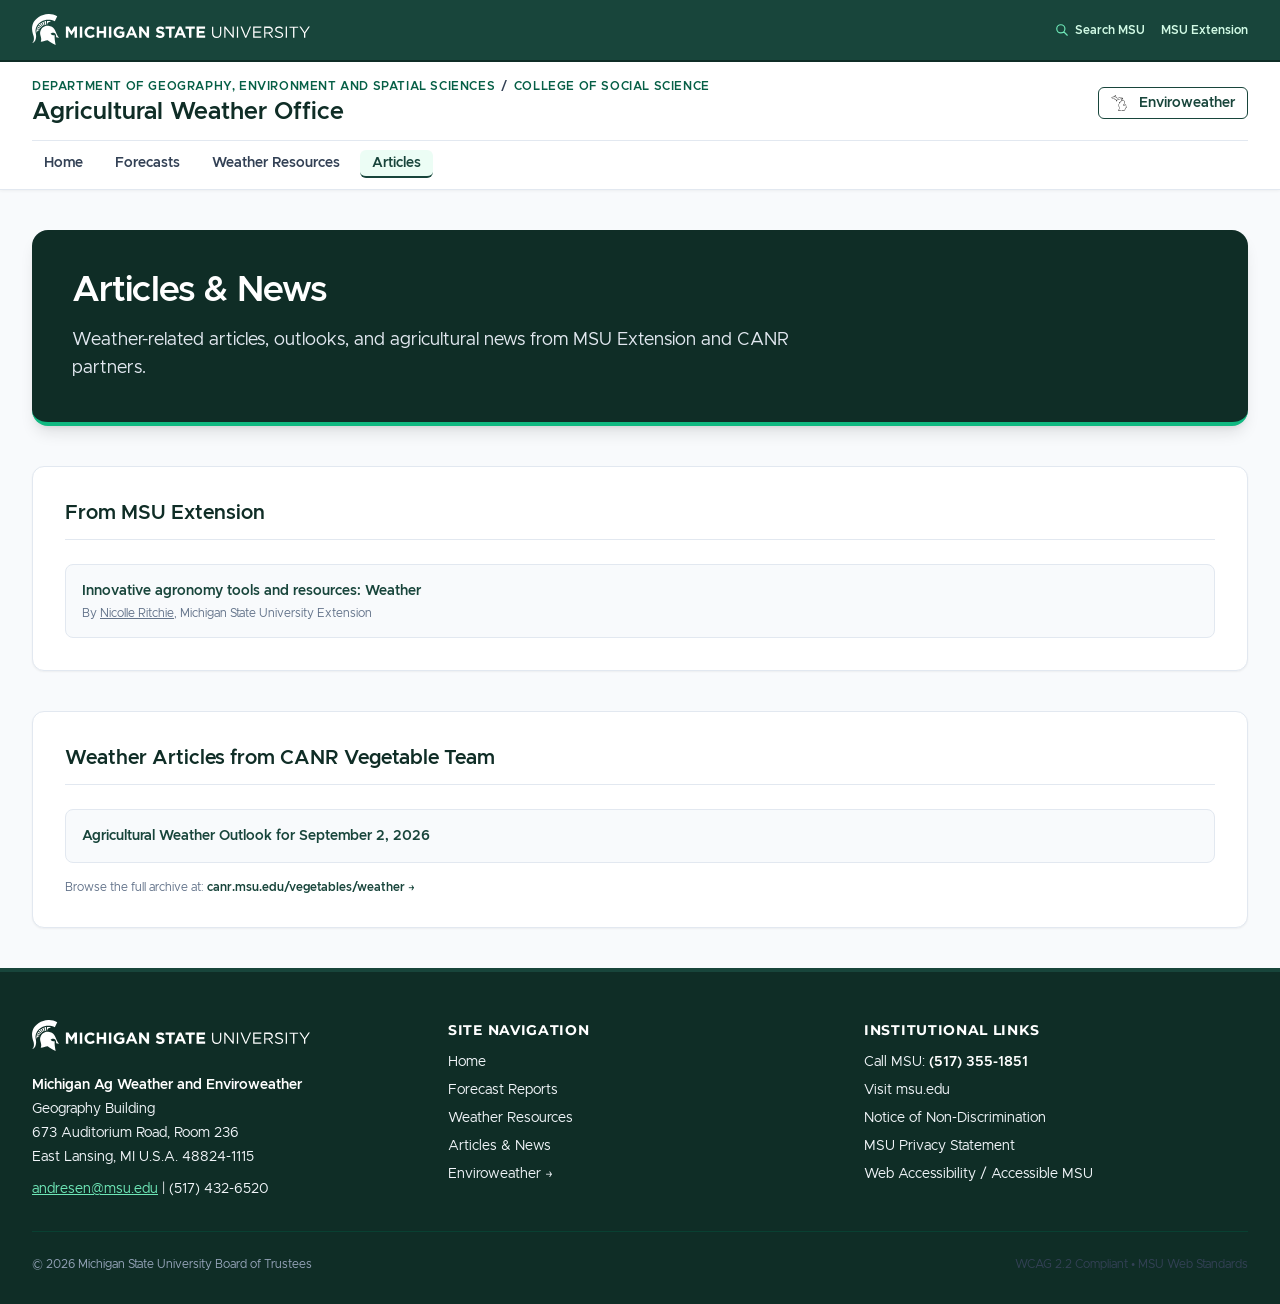
<file: articles/index.html>
<!doctype html>
<html lang="en" data-theme="msu">
	<head>
		<link href="../_app/immutable/entry/start.Cw81Kt-e.js" rel="modulepreload">
		<link href="../_app/immutable/chunks/DnEu6XiD.js" rel="modulepreload">
		<link href="../_app/immutable/chunks/B1cVcm8c.js" rel="modulepreload">
		<link href="../_app/immutable/entry/app.BKD_0EEW.js" rel="modulepreload">
		<link href="../_app/immutable/chunks/xihTtKlq.js" rel="modulepreload">
		<link href="../_app/immutable/chunks/DclECHGd.js" rel="modulepreload">
		<link href="../_app/immutable/nodes/0.CXgkmEmz.js" rel="modulepreload">
		<link href="../_app/immutable/chunks/C6A0tYL3.js" rel="modulepreload">
		<link href="../_app/immutable/chunks/Bw20QNIF.js" rel="modulepreload">
		<link href="../_app/immutable/nodes/3.94D590-5.js" rel="modulepreload">
		<!--12qhfyh--><link rel="icon" href="../favicon.ico"/> <meta charset="UTF-8"/> <meta name="viewport" content="width=device-width, initial-scale=1.0"/> <meta name="description" content="Agricultural Weather Office, Department of Geography, Environment and Spatial Sciences, Michigan State University"/> <meta name="text-scale" content="scale"/><!----><title>Articles &amp; News | Agricultural Weather Office | MSU</title>
		<link href="../_app/immutable/assets/0.D182Ts3R.css" rel="stylesheet">
		<title>Agricultural Weather Office | Michigan State University</title>
	</head>

	<body class="bg-slate-50 text-slate-800 antialiased flex flex-col min-h-screen">
		<!-- ensure the skip to content is on all pages -->
		 <!-- requires some element to have id main_content -->
		<a href="#main-content" class="skip-link">Skip to main content</a>

		<!--[--><!--[0--><!--[--><header class="w-full"><div class="msu-masthead w-full px-4 sm:px-8 py-2.5 sm:py-3 border-b-2 border-msu-dark"><div class="max-w-7xl mx-auto w-full flex items-center justify-between"><div class="flex items-center justify-start shrink-0"><a href="https://msu.edu" target="_blank" rel="noopener noreferrer" class="flex items-center text-white hover:text-emerald-200 transition-colors py-0.5 group" aria-label="Michigan State University Homepage (opens in new tab)"><svg class="h-6 sm:h-7 md:h-8 w-auto fill-current text-white group-hover:opacity-90 transition-opacity" viewBox="0 0 296 34" fill="currentColor" xmlns="http://www.w3.org/2000/svg" role="img" aria-label="Michigan State University"><title>Michigan State University</title><g transform="translate(0, -0.904)"><path d="M55.7998,20.2675325 C55.7998,16.8896104 58.2998,14.1077922 61.9998,14.1077922 C64.1998,14.1077922 65.5998,14.8032468 66.6998,15.8961039 L64.9998,17.8831169 C64.0998,17.0883117 63.0998,16.5915584 61.9998,16.5915584 C59.9998,16.5915584 58.4998,18.2805195 58.4998,20.2675325 C58.4998,22.2545455 59.8998,23.9435065 61.9998,23.9435065 C63.3998,23.9435065 64.1998,23.4467532 65.0998,22.5525974 L66.7998,24.2415584 C65.5998,25.5331169 64.1998,26.3279221 61.8998,26.3279221 C58.3998,26.3279221 55.7998,23.6454545 55.7998,20.2675325 Z" fill="currentColor"></path><polygon fill="currentColor" points="68.7998 14.3064935 71.3998 14.3064935 71.3998 18.975974 76.1998 18.975974 76.1998 14.3064935 78.7998 14.3064935 78.7998 26.1292208 76.1998 26.1292208 76.1998 21.3603896 71.3998 21.3603896 71.3998 26.1292208 68.7998 26.1292208"></polygon><polygon fill="currentColor" points="81.7 26.1292208 84.3 26.1292208 84.3 14.3064935 81.7 14.3064935"></polygon><path d="M86.7002,20.2675325 L86.7002,20.2675325 C86.7002,16.8896104 89.3002,14.1077922 92.9002,14.1077922 C95.0002,14.1077922 96.3002,14.7038961 97.6002,15.6974026 L96.0002,17.7837662 C95.1002,16.988961 94.3002,16.5915584 92.9002,16.5915584 C91.0002,16.5915584 89.5002,18.2805195 89.5002,20.2675325 C89.5002,22.4532468 91.0002,24.0428571 93.1002,24.0428571 C94.1002,24.0428571 94.9002,23.8441558 95.6002,23.3474026 L95.6002,21.6584416 L93.0002,21.6584416 L93.0002,19.3733766 L98.2002,19.3733766 L98.2002,24.5396104 C97.0002,25.5331169 95.3002,26.4272727 93.1002,26.4272727 C89.3002,26.3279221 86.7002,23.7448052 86.7002,20.2675325" fill="currentColor"></path><path d="M107.2998,21.261039 L105.6998,17.3863636 L104.0998,21.261039 L107.2998,21.261039 Z M104.5998,14.2071429 L106.9998,14.2071429 L112.0998,26.1292208 L109.3998,26.1292208 L108.2998,23.4467532 L103.2998,23.4467532 L102.1998,26.1292208 L99.4998,26.1292208 L104.5998,14.2071429 Z" fill="currentColor"></path><polygon fill="currentColor" points="113.7998 14.3064935 116.1998 14.3064935 121.7998 21.5590909 121.7998 14.3064935 124.3998 14.3064935 124.3998 26.1292208 122.1998 26.1292208 116.3998 18.5785714 116.3998 26.1292208 113.7998 26.1292208"></polygon><path d="M131.3999,24.4404584 L132.8999,22.5527961 C133.9999,23.4469519 135.0999,23.9437052 136.4999,23.9437052 C137.5999,23.9437052 138.1999,23.5463026 138.1999,22.8498545 C138.1999,22.1553935 137.7999,21.8563481 135.7999,21.3595948 C133.3999,20.7644844 131.8999,20.0690299 131.8999,17.7839649 C131.8999,15.5982506 133.5999,14.2073416 136.0999,14.2073416 C137.7999,14.2073416 139.2999,14.7040948 140.4999,15.6976013 L139.0999,17.6846143 C137.9999,16.9891597 136.9999,16.4924065 135.9999,16.4924065 C134.9999,16.4924065 134.4999,16.9891597 134.4999,17.485913 C134.4999,18.2807182 134.9999,18.4794195 137.0999,19.0755234 C139.4999,19.6716273 140.8999,20.5657831 140.8999,22.6521468 C140.8999,25.0365623 139.0999,26.3271273 136.4999,26.3271273 C134.5999,26.3271273 132.7999,25.7320169 131.3999,24.4404584" fill="currentColor"></path><polygon fill="currentColor" points="145.5 16.6908097 141.9 16.6908097 141.9 14.3063942 151.8 14.3063942 151.8 16.6908097 148.2 16.6908097 148.2 26.1291214 145.6 26.1291214 145.6 16.6908097"></polygon><path d="M159,21.261039 L157.4,17.3863636 L155.8,21.261039 L159,21.261039 Z M156.2,14.2071429 L158.6,14.2071429 L163.7,26.1292208 L161,26.1292208 L159.9,23.4467532 L154.9,23.4467532 L153.8,26.1292208 L151.1,26.1292208 L156.2,14.2071429 Z" fill="currentColor"></path><polygon fill="currentColor" points="166.7002 16.6908097 163.0992 16.6908097 163.0992 14.3063942 173.0002 14.3063942 173.0002 16.6908097 169.4002 16.6908097 169.4002 26.1291214 166.8002 26.1291214 166.8002 16.6908097"></polygon><polygon fill="currentColor" points="174.9004 14.3064935 183.9004 14.3064935 183.9004 16.5915584 177.5004 16.5915584 177.5004 18.975974 183.0994 18.975974 183.0994 21.261039 177.5004 21.261039 177.5004 23.7448052 184.0004 23.7448052 184.0004 26.0298701 174.9004 26.0298701"></polygon><path d="M191.2998,21.261039 L191.2998,14.4058442 L192.5998,14.4058442 L192.5998,21.1616883 C192.5998,23.7448052 193.9998,25.1357143 196.1998,25.1357143 C198.4008,25.1357143 199.7998,23.8441558 199.7998,21.261039 L199.7998,14.4058442 L201.0998,14.4058442 L201.0998,21.1616883 C201.0998,24.638961 199.0998,26.4272727 196.0998,26.4272727 C193.2998,26.3279221 191.2998,24.5396104 191.2998,21.261039" fill="currentColor"></path><polygon fill="currentColor" points="204.2998 14.3064935 205.5998 14.3064935 213.0998 23.7448052 213.0998 14.3064935 214.4008 14.3064935 214.4008 26.1292208 213.2998 26.1292208 205.5998 16.3928571 205.5998 26.1292208 204.2998 26.1292208"></polygon><polygon fill="currentColor" points="217.7 26.1292208 219 26.1292208 219 14.3064935 217.7 14.3064935"></polygon><polygon fill="currentColor" points="221.5 14.3064935 223 14.3064935 227.2 24.4402597 231.4 14.3064935 232.8 14.3064935 227.7 26.2285714 226.5 26.2285714"></polygon><polygon fill="currentColor" points="235.0996 14.3064935 243.7006 14.3064935 243.7006 15.4987013 236.4006 15.4987013 236.4006 19.5720779 242.9006 19.5720779 242.9006 20.7642857 236.4006 20.7642857 236.4006 24.937013 243.7006 24.937013 243.7006 26.1292208 234.9996 26.1292208 234.9996 14.3064935"></polygon><path d="M251.5,20.3664857 C253.3,20.3664857 254.6,19.4733234 254.6,17.9830636 C254.6,16.4928039 253.5,15.6970052 251.6,15.6970052 L247.9,15.6970052 L247.9,20.4668299 L251.5,20.4668299 L251.5,20.3664857 Z M246.5,14.3060961 L251.6,14.3060961 C253.1,14.3060961 254.2,14.7034987 255,15.4992974 C255.6,16.0944078 255.9,16.889213 255.9,17.7833688 C255.9,19.7703818 254.5,20.863239 252.7,21.2606416 L256.4,26.1298169 L254.8,26.1298169 L251.4,21.5586935 L248,21.5586935 L248,26.1298169 L246.7,26.1298169 L246.7,14.3060961 L246.5,14.3060961 Z" fill="currentColor"></path><path d="M257.9004,24.4404584 L258.7004,23.4469519 C259.9004,24.5398091 261.0994,25.135913 262.7994,25.135913 C264.4004,25.135913 265.5004,24.3401143 265.5004,23.1489 C265.5004,22.0560429 264.9004,21.459939 262.4004,20.8628416 C259.7004,20.2677312 258.4004,19.3725818 258.4004,17.485913 C258.4004,15.5982506 260.0004,14.3066922 262.2994,14.3066922 C264.0004,14.3066922 265.2994,14.8034455 266.5004,15.7969519 L265.7004,16.7904584 C264.5994,15.8963026 263.5004,15.4989 262.2994,15.4989 C260.7994,15.4989 259.7994,16.2937052 259.7994,17.3865623 C259.7994,18.4794195 260.4004,19.174874 263.0004,19.6716273 C265.7004,20.2677312 266.9004,21.161887 266.9004,23.0495494 C266.9004,25.0365623 265.2004,26.4274714 262.7994,26.4274714 C260.9004,26.3271273 259.2994,25.7320169 257.9004,24.4404584" fill="currentColor"></path><polygon fill="currentColor" points="269.6 26.1292208 270.901 26.1292208 270.901 14.3064935 269.6 14.3064935"></polygon><polygon fill="currentColor" points="277.5 15.5978532 273.5 15.5978532 273.5 14.4056455 282.8 14.4056455 282.8 15.5978532 278.8 15.5978532 278.8 26.2283727 277.4 26.2283727 277.4 15.5978532"></polygon><polygon fill="currentColor" points="289 21.459939 284.1 14.3066922 285.7 14.3066922 289.7 20.2677312 293.7 14.3066922 295.3 14.3066922 290.4 21.459939 290.4 26.1294195 289 26.1294195"></polygon><path d="M26.7998,3.17902208 C26.7998,3.17902208 25.0998,6.8549961 24.1998,8.64330779 C19.8998,6.65629481 14.2998,6.45759351 9.5998,9.14006104 C6.4998,11.0277234 3.8998,14.4056455 3.6998,18.0816195 C3.5998,20.4660351 4.6998,23.1494961 4.2998,25.6332623 C4.1998,26.9238273 3.8998,28.2153857 3.2998,29.3082429 C2.4998,30.6007948 1.5998,31.6926584 -0.000200000002,31.7920091 C0.2998,31.3946065 2.7998,30.2023987 1.7998,24.738113 C1.3998,22.5523987 -1.6002,17.1874636 1.2998,10.5309701 C3.9998,4.37122987 15.3998,-2.88136753 26.7998,3.17902208" fill="currentColor"></path><path d="M13.7002,13.9091903 C15.2002,13.412437 16.8002,13.412437 18.4002,13.710489 C21.4002,14.2072422 23.6002,15.9955539 24.7002,18.6780214 C25.8002,21.4598396 26.6002,23.6455539 28.6002,26.0299695 C28.7002,26.1293201 25.6002,25.5332162 25.6002,25.5332162 C26.4002,20.0689305 21.2002,19.8702292 19.7002,21.8572422 C20.8002,23.04945 22.6002,23.6455539 24.1002,23.4468526 C23.8002,28.9111383 25.3002,33.7793201 25.2002,33.7793201 C24.0002,33.5806188 18.3002,30.3020474 16.6002,28.8117877 C14.2002,29.2091903 12.2002,30.1033461 9.4002,30.5007487 C9.3002,30.5007487 9.9002,28.4143851 9.8002,27.4208786 C9.8002,24.5397097 7.6002,21.8572422 9.2002,18.3799695 C10.1002,16.1942552 11.5002,14.7039955 13.7002,13.9091903" fill="currentColor"></path><path d="M15.7002,12.2200305 L16.1002,12.2200305 C16.1002,12.0213292 16.3002,10.6304201 17.5002,9.73626429 C18.8002,8.64340714 20.5002,8.74275779 20.5002,8.74275779 C18.8002,8.24600455 17.1002,8.1466539 15.9002,8.34535519 L15.7002,12.2200305 Z" fill="currentColor"></path><path d="M5,17.187563 C4.7,18.7771734 4.7,20.3667838 4.9,21.161589 C4.9,21.161589 5.1,19.7706799 5.9,18.9758747 C6.6,18.2804201 7.5,18.1810695 7.8,18.1810695 C7.8,18.1810695 8,17.6843162 7.9,17.6843162 L5,17.187563 Z" fill="currentColor"></path><path d="M8.2002,16.8897097 C8.3002,16.6910084 8.4002,16.4923071 8.5002,16.1942552 L5.5002,15.0020474 C5.3002,15.39945 5.2002,15.8962032 5.1002,16.1942552 L8.2002,16.8897097 Z" fill="currentColor"></path><path d="M9,15.7967532 L9.5,15.2006494 L6.7,13.1142857 C6.4,13.4123377 6.2,13.8097403 6,14.3064935 L9,15.7967532 Z" fill="currentColor"></path><path d="M10,14.6043468 L10.6,14.0082429 L8.2,11.3257753 C7.7,11.8225286 7.5,12.0212299 7.2,12.4186325 L10,14.6043468 Z" fill="currentColor"></path><path d="M11.2002,13.7102903 L11.9002,13.3128877 L10.1002,10.1336669 C9.5002,10.4317188 9.0002,10.7297708 8.8002,10.9284721 L11.2002,13.7102903 Z" fill="currentColor"></path><path d="M12.5,13.0151338 L13.3,12.7170818 L12.3,9.14045844 C11.7,9.33915974 11,9.63721169 10.8,9.73656234 L12.5,13.0151338 Z" fill="currentColor"></path><path d="M14,12.5183805 L14.8,12.3196792 L14.9,8.4450039 C14.9,8.4450039 14,8.64370519 13.2,8.84240649 L14,12.5183805 Z" fill="currentColor"></path><polygon fill="currentColor" points="36 14.3064935 38.8 14.3064935 41.9 19.274026 45 14.3064935 47.8 14.3064935 47.8 26.1292208 45.2 26.1292208 45.2 18.3798701 42 23.4467532 41.9 23.4467532 38.6 18.4792208 38.6 26.1292208 36 26.1292208"></polygon><polygon fill="currentColor" points="50.8 26.1292208 53.4 26.1292208 53.4 14.3064935 50.8 14.3064935"></polygon></g></svg><!----></a></div> <nav aria-label="MSU Institutional Links" class="flex items-center gap-4 text-xs text-emerald-100 font-medium"><a href="https://msu.edu/search" target="_blank" rel="noopener noreferrer" class="hover:text-white flex items-center gap-1.5 py-1 underline-offset-4 hover:underline"><svg class="w-3.5 h-3.5 text-emerald-300" fill="none" stroke="currentColor" viewBox="0 0 24 24" aria-hidden="true"><path stroke-linecap="round" stroke-linejoin="round" stroke-width="2" d="M21 21l-6-6m2-5a7 7 0 11-14 0 7 7 0 0114 0z"></path></svg> <span class="hidden sm:inline">Search MSU</span></a> <a href="https://msue.msu.edu" target="_blank" rel="noopener noreferrer" class="hidden md:inline-block hover:text-white underline-offset-4 hover:underline">MSU Extension</a></nav></div></div> <div class="msu-unit-bar w-full"><div class="max-w-7xl mx-auto w-full px-4 sm:px-8 py-3 sm:py-4"><div class="flex items-center justify-between gap-4"><div class="min-w-0"><div class="text-xs uppercase tracking-wider text-emerald-800 font-semibold mb-0.5 truncate"><span><a href="https://geo.msu.edu">Department of Geography, Environment and Spatial Sciences</a></span><span class="mx-1.5 text-slate-700" aria-hidden="true">/</span><span>College of Social Science</span></div> <h1><a href="../" class="text-lg sm:text-2xl font-extrabold text-msu-dark hover:text-msu-green transition-colors block truncate">Agricultural Weather Office</a></h1></div> <div class="flex items-center gap-2 sm:gap-3 shrink-0"><a href="https://enviroweather.msu.edu" class="btn btn-outline btn-sm border-msu-green text-msu-green hover:bg-msu-green hover:border-msu-green hover:text-white font-semibold hidden lg:inline-flex"><svg xmlns="http://www.w3.org/2000/svg" class="w-4 h-4 mr-1 text-slate-500" fill="none" stroke="currentColor" aria-hidden="true" viewBox="0 0 102.1 104"><desc>Simplified outline of MI</desc><g id="cut" fill="#000000" fill-rule="evenodd" stroke="none"><path d="M69.99 31.57L71.92 32.86C72.21 33.02 72.45 33 72.78 33C73.23 33 73.86 32.92 74.28 33.07C74.51 33.16 74.93 33.4 75.16 33.51C75.49 33.68 75.86 33.82 76.16 34.03C76.32 34.15 76.43 34.3 76.57 34.44C76.63 34.49 76.92 34.76 77.02 34.91C77.25 35.28 77.06 35.62 77.54 35.9C77.8 36.05 78.13 36 78.41 36C78.72 36 79.03 36 79.34 36C79.41 36 79.82 35.98 79.97 36.02C80.51 36.13 80.7 36.78 81.2 36.95C81.5 37.05 81.81 36.95 82.12 37.02C82.3 37.06 82.59 37.23 82.71 37.29C83.13 37.5 83.65 37.81 84.08 37.96C84.42 38.08 84.8 37.92 85.13 38.07C85.37 38.18 85.88 38.7 86.01 38.9C86.25 39.28 86.02 39.75 86.28 40.12C86.51 40.45 86.94 40.66 87.08 41.05C87.2 41.37 87.07 41.72 87.17 42.05C87.29 42.42 87.62 42.75 87.63 43.16C87.64 43.5 87.42 43.82 87.09 43.93C86.93 43.99 86.76 43.97 86.59 44.04C86.09 44.28 86.02 44.97 86.17 45.44C86.25 45.71 86.48 45.92 86.75 45.98C86.9 46.01 86.92 45.98 87.07 46.04C87.3 46.12 87.46 46.33 87.63 46.49C87.89 46.76 88.11 46.94 88.13 47.33L88.13 49.67C88.06 50.32 87.57 50.33 87.48 50.86C87.37 51.46 88 51.65 87.96 52.21C87.92 52.8 87.24 53.47 87.15 54.06C87.09 54.42 87.13 54.82 87.13 55.18C87.13 55.44 87.18 55.75 87.06 56C86.95 56.25 86.33 56.87 86.07 56.96C85.94 57.01 85.82 57 85.69 57.04C85.35 57.15 85.14 57.46 85.13 57.81L85.13 60.21C85.11 60.44 85.05 60.64 84.86 60.81C84.48 61.13 83.99 60.88 83.57 61.08C83.14 61.29 83.18 61.83 82.67 61.97C82.23 62.09 81.75 61.87 81.39 62.21C80.91 62.66 81.24 63.42 81.12 63.98C81.08 64.16 80.94 64.4 80.87 64.53C80.75 64.77 80.63 65.01 80.51 65.25C80.14 65.98 80.14 66.01 80.51 66.75C80.67 67.08 80.84 67.6 81.15 67.84C81.62 68.2 82.43 67.9 82.98 68.02C83.38 68.11 83.53 68.51 84.01 68.45C84.73 68.36 84.67 67.52 85.14 67.14C85.48 66.87 85.88 67.02 86.08 66.49C86.26 66.01 85.99 65.46 86.21 65C86.4 64.57 86.88 64.33 87.16 63.96C87.32 63.74 87.3 63.45 87.49 63.24C87.7 62.99 88.01 63.03 88.26 62.86C88.59 62.62 88.79 62.2 89.19 62.05C89.6 61.89 89.99 62.12 90.36 61.77C90.63 61.51 90.87 61.2 91.17 60.98C91.39 60.83 91.7 60.72 91.94 60.6C92.27 60.43 92.57 60.25 92.94 60.4C93.23 60.52 93.35 60.83 93.65 60.95C93.93 61.05 94.1 61.01 94.36 61.22L95.9 62.77C96.3 63.25 96 63.56 96.22 64.02C96.47 64.54 97.09 64.68 97.13 65.33L97.13 67.84C97.15 68.04 97.13 67.94 97.18 68.14L98.09 70.88C98.14 71.07 98.13 70.99 98.13 71.13L98.13 74.78C98.14 74.94 98.17 75.04 98.23 75.19L100.05 78.83C100.14 79.07 100.13 79.23 100.13 79.48C100.13 79.6 100.15 79.84 100.12 79.98C100.04 80.35 99.78 80.7 99.62 81.03C99.5 81.27 99.31 81.55 99.31 81.83C99.3 82.51 100.14 82.61 99.93 83.38C99.88 83.58 99.75 83.76 99.66 83.95C99.5 84.27 99.3 84.86 99 85.1C98.69 85.36 98.21 85.32 97.93 85.03C97.83 84.92 97.79 84.8 97.73 84.67C97.63 84.44 97.39 84.21 97.17 84.09C96.96 83.98 96.72 83.99 96.49 84C96.15 84.01 95.94 84.18 95.71 84.42C95.51 84.63 95.41 84.92 95.49 85.21C95.55 85.4 95.62 85.54 95.6 85.74C95.57 86.11 95.22 86.28 95.15 86.63C95.05 87.12 95.24 87.65 95.06 88.14C94.98 88.37 94.76 88.75 94.65 88.97C94.49 89.29 94.33 89.79 94.04 90.03C93.91 90.13 93.57 90.28 93.49 90.32C93.22 90.45 92.95 90.59 92.68 90.73C92.64 90.74 92.27 90.92 92.15 91C92.03 91.08 91.87 91.26 91.8 91.34C91.66 91.47 91.49 91.61 91.4 91.78C90.96 92.63 92.32 93.53 92.12 94.49C92 95.04 91.57 94.96 91.3 95.3C91.12 95.54 91.17 95.84 91.02 96.09C90.81 96.42 90.41 96.61 90.22 96.96C90.08 97.24 90.17 97.55 89.96 97.82C89.8 98.02 89.56 98.04 89.39 98.21C89.16 98.42 89.15 98.74 88.9 98.93C88.7 99.07 88.46 99.1 88.3 99.3C87.85 99.89 88.52 100.86 87.54 101.15L84.23 101.98L84.06 102L70.81 102C69.88 101.9 70.22 101.02 69.32 101L66.21 101L66.07 101.01L57.19 101.99L57.12 102L45.91 102C45.31 101.94 44.95 101.44 45.21 100.86L48.08 95.12C48.18 94.95 48.13 95.02 48.22 94.91L50.03 93.11C50.29 92.8 50.43 92.4 50.61 92.04C50.81 91.64 51.09 91.25 51.13 90.8L51.13 86.33C51.22 85.53 52.04 85.47 52.13 84.67L52.13 82.22C52.11 81.9 51.98 81.69 51.83 81.4C51.7 81.13 51.56 80.85 51.42 80.58C51.39 80.51 51.2 80.17 51.16 80.01C51.11 79.83 51.13 79.59 51.13 79.43C51.13 79.16 51.13 78.89 51.13 78.62C51.13 78.31 51.15 78.09 51.04 77.81L49.22 74.17C49.05 73.72 49.22 73.25 49.04 72.81L47.22 69.17C47.14 68.96 47.13 68.81 47.13 68.58C47.13 68.26 47.15 68.02 47.37 67.77L48.88 66.25C49.03 66.08 49.13 65.91 49.13 65.67C49.13 65.66 49.14 65.21 49.12 65.07C49.09 64.84 48.93 64.59 48.83 64.4C48.7 64.13 48.56 63.85 48.42 63.58C48.38 63.5 48.2 63.17 48.16 63.01C48.08 62.72 48.13 62.38 48.13 62.08C48.13 61.79 48.09 61.45 48.15 61.16C48.27 60.63 48.92 60.33 49.2 59.88L51.04 56.2C51.09 56.06 51.12 55.95 51.13 55.8L51.13 50.79C51.28 49.42 52.69 50.51 53.08 49.49C53.17 49.26 53.13 48.95 53.13 48.72C53.13 48.41 53.13 48.1 53.13 47.79C53.13 47.12 53.1 47.03 53.56 46.57C53.65 46.49 53.77 46.35 53.89 46.27C54.21 46.07 54.43 46.22 54.75 46.17C54.94 46.14 55.1 46.03 55.29 46C55.79 45.92 56.46 46.18 56.88 45.79C57.5 45.2 56.66 44.44 57.69 43.92C57.83 43.84 57.95 43.73 58.11 43.69C58.22 43.66 58.33 43.66 58.45 43.68C59.22 43.82 58.93 44.5 59.37 44.86C59.63 45.07 59.88 45.04 60.19 45C60.34 44.98 60.49 45 60.64 45C60.78 45 60.91 45 61.04 45C61.17 45 61.3 45.04 61.44 45.02C61.86 44.97 62.12 44.62 62.13 44.21L62.13 40.33C62.18 39.94 62.36 39.77 62.63 39.5C63.1 39.03 63.13 39.01 63.78 39C63.91 39 64.03 38.97 64.16 38.92C64.49 38.76 64.63 38.38 65.03 38.33C65.34 38.28 65.52 38.45 65.77 38.58C66.17 38.79 66.6 38.6 66.86 38.26C66.98 38.1 67.03 37.89 67.01 37.7C66.96 37.31 66.65 37.05 66.28 37C66.13 36.98 65.97 37.02 65.82 37C65.42 36.95 65.14 36.61 65.13 36.22C65.13 35.88 65.06 35.32 65.21 35C65.39 34.59 65.85 34.35 66.12 34C66.34 33.7 66.56 33.14 66.74 32.8C66.87 32.52 66.98 32.23 67.27 32.08C67.71 31.86 68.25 32.13 68.69 31.92C68.86 31.84 68.94 31.69 69.09 31.59C69.37 31.39 69.7 31.41 69.99 31.57ZM68.5 34.19C68.31 34.57 68.14 34.97 67.88 35.31C68.29 35.56 68.63 35.96 68.86 36.38C70.14 38.71 67.87 41.41 65.35 40.76C65.03 40.95 64.7 41.07 64.33 41.15L64.33 44.21C64.31 45.64 63.29 46.99 61.82 47.19C61.34 47.25 60.87 47.19 60.39 47.2C60.23 47.2 60.06 47.24 59.9 47.24C59.5 47.25 59.1 47.16 58.73 47.01C58.19 47.68 57.46 48.09 56.61 48.19C56.29 48.22 55.97 48.18 55.65 48.2C55.55 48.2 55.43 48.27 55.33 48.3C55.33 48.76 55.38 49.27 55.28 49.74C55.07 50.74 54.36 51.73 53.33 52.02L53.33 55.8C53.31 56.29 53.21 56.73 53 57.18L51.16 60.86C50.94 61.27 50.66 61.59 50.33 61.91L50.33 62.48C50.5 62.82 50.67 63.15 50.84 63.49C50.95 63.72 51.08 63.95 51.16 64.19C51.48 65.19 51.45 66.5 50.8 67.38C50.42 67.89 49.93 68.32 49.48 68.77L51.01 71.83C51.25 72.37 51.33 72.89 51.33 73.48L53.01 76.83C53.42 77.73 53.33 78.49 53.33 79.48C53.79 80.4 54.3 81.17 54.33 82.22L54.33 84.67C54.28 85.59 53.99 86.26 53.33 86.91L53.33 90.8C53.29 91.69 52.98 92.22 52.58 93.02C52.29 93.61 52.03 94.17 51.58 94.66L49.94 96.3L48.19 99.8L57 99.8L57.03 99.8L65.83 98.82L66.21 98.8L69.37 98.8C70.21 98.82 71 99.18 71.57 99.8L83.86 99.8L85.98 99.27C86.16 98.54 86.44 98 87.01 97.49C87.13 97.39 87.25 97.33 87.37 97.24C87.43 97.2 87.46 97.1 87.5 97.04C87.68 96.82 87.85 96.63 88.07 96.45C88.28 95.85 88.61 95.41 89.05 94.97C89.17 94.57 89.36 94.22 89.62 93.89C89.49 93.63 89.33 93.35 89.25 93.07C88.86 91.7 89.27 90.74 90.24 89.78C90.49 89.53 90.73 89.31 91.02 89.12C91.48 88.82 92 88.6 92.49 88.36L92.93 87.48C92.93 86.75 92.92 86.04 93.29 85.38C93.18 84.29 93.56 83.42 94.35 82.67C94.66 82.38 95.04 82.11 95.45 81.98C95.99 81.81 96.54 81.76 97.11 81.82C97.13 80.95 97.54 80.26 97.92 79.5L96.26 76.17C96.06 75.72 95.95 75.28 95.93 74.78L95.93 71.36L95.09 68.84C94.95 68.34 94.93 67.88 94.93 67.36C94.93 66.88 94.93 66.39 94.93 65.91C94.39 65.37 94.01 64.7 93.95 63.92L93.1 63.08C92.87 63.01 92.66 62.92 92.45 62.8C92.39 62.83 91.96 63.28 91.92 63.33C91.41 63.81 90.76 64.13 90.06 64.18C89.81 64.44 89.51 64.73 89.17 64.86C88.95 65.27 88.66 65.58 88.33 65.91C88.33 66.18 88.34 66.46 88.28 66.73C88.09 67.65 87.52 68.5 86.65 68.89C85.85 70.5 83.9 71.18 82.34 70.2C82.04 70.2 81.74 70.22 81.44 70.19C80.46 70.1 79.64 69.62 79.1 68.8C78.88 68.46 78.72 68.09 78.54 67.73C78.21 67.07 77.93 66.38 78.05 65.62C78.18 64.84 78.59 64.18 78.93 63.48C78.93 63.09 78.9 62.67 78.98 62.28C79.25 60.95 80.31 59.93 81.68 59.81C82.02 59.44 82.45 59.13 82.93 58.97C82.93 58.42 82.87 57.82 82.98 57.28C83.19 56.24 83.9 55.3 84.93 54.97C84.93 53.67 84.96 53.43 85.54 52.26C85.08 51.16 85.21 50.06 85.93 49.12L85.93 48.03C85.39 47.81 84.86 47.49 84.52 46.99C83.57 45.6 83.72 43.59 85.01 42.47C84.97 42.29 84.95 42.1 84.94 41.92C84.45 41.43 84.1 40.87 83.98 40.18C83.14 40.08 82.35 39.57 81.61 39.2C80.64 39.2 79.91 38.89 79.22 38.2C78.65 38.2 77.96 38.27 77.4 38.15C76.27 37.91 75.4 37.14 75.06 36.04C74.98 35.96 74.92 35.87 74.83 35.81C74.71 35.72 74.56 35.67 74.42 35.61C74.15 35.47 73.88 35.34 73.61 35.2C73.11 35.2 72.58 35.25 72.08 35.18C71.05 35.04 70.43 34.51 69.56 33.93C69.23 34.09 68.87 34.17 68.5 34.19ZM38.46 19L40.78 19C40.95 18.99 41.11 18.96 41.26 18.86C41.58 18.63 41.74 18.3 42.19 18.33C42.58 18.36 42.96 18.73 43.11 19.07C43.25 19.4 43.18 19.57 43.54 19.78C44.07 20.08 44.43 19.7 44.78 19.35C44.81 19.32 45.08 19.07 45.16 18.96C45.29 18.79 45.38 18.63 45.6 18.54C46.29 18.28 46.54 19.11 47.23 18.82C47.65 18.64 47.86 18.16 48.25 17.94L51.97 16.08C52.36 15.93 52.79 16.09 53.18 15.96C53.59 15.83 54.03 15.55 54.42 15.36C54.78 15.18 55.04 15.02 55.44 15.15C56.05 15.36 56.69 15.94 57.33 16L59.87 16C60.06 15.99 60.2 15.94 60.37 15.85L62.94 14.13C63.09 14.05 63.21 14.01 63.38 14L65.44 14C65.91 14.05 66.28 14.39 66.22 14.9C66.2 15.04 66.15 15.18 66.13 15.33L66.13 17.91C66.07 18.45 66.2 18.93 66.84 19C67.18 19.03 67.53 18.95 67.87 19.02C68.29 19.11 68.41 19.55 68.9 19.53C69.34 19.52 69.66 19.1 70.12 19.18C70.68 19.29 70.84 19.98 71.46 20C71.65 20.01 71.86 20.02 72.04 19.96C72.29 19.88 72.44 19.69 72.62 19.51C72.64 19.49 72.91 19.24 72.98 19.14C73.08 19 73.15 18.85 73.3 18.75C73.7 18.49 74.06 18.78 74.46 18.6C74.8 18.45 74.95 18.08 75.35 18.01C75.6 17.96 75.94 17.96 76.18 18.07C76.34 18.14 76.47 18.26 76.55 18.41C76.91 19.08 76.06 19.57 76.26 20.22C76.38 20.61 76.68 21.1 76.87 21.47C76.98 21.69 77.12 21.9 77.13 22.16C77.15 22.4 77.17 22.7 77.12 22.94C77.08 23.1 76.98 23.23 76.96 23.39C76.92 23.68 77.09 23.89 77.13 24.16C77.18 24.45 77.08 24.76 77.17 25.05C77.23 25.21 77.32 25.38 77.4 25.53C77.56 25.86 77.73 26.2 77.9 26.53C78.01 26.75 78.18 26.9 78.19 27.17C78.22 27.64 77.85 27.97 77.4 28L74.32 28C74.01 27.97 73.85 27.86 73.56 27.71C73.14 27.5 72.62 27.18 72.19 27.04C71.89 26.94 71.54 27.01 71.23 27C71.05 26.99 70.88 26.95 70.7 27C70.24 27.14 70.28 27.41 70.09 27.74C69.93 28.02 69.61 28.06 69.42 28.3C69.27 28.51 69.29 28.72 69.21 28.95C69.07 29.34 68.64 29.55 68.25 29.44C68.07 29.39 67.97 29.28 67.83 29.17C67.55 28.95 67.28 28.94 67.16 28.54C67.11 28.35 67.14 28.16 67.05 27.98C66.94 27.75 66.47 27.31 66.27 27.16C65.8 26.8 64.72 27.1 64.15 26.98C63.97 26.94 63.68 26.77 63.56 26.71C63.15 26.51 62.61 26.18 62.19 26.04C61.84 25.92 61.34 26 60.97 26C60.55 26 60.24 25.96 59.91 26.23L58.37 27.77C58.04 28.04 57.76 28 57.34 28C57.04 28 56.73 28 56.42 28C56.38 28 55.96 27.99 55.81 28.01C55.39 28.07 55.22 28.49 54.72 28.4C54.49 28.36 54.37 28.2 54.17 28.09C53.83 27.91 53.28 28 52.92 28C52.71 28 52.44 27.97 52.23 28.04C51.79 28.18 51.59 28.65 51.23 28.89C50.99 29.04 50.71 28.99 50.47 29.14C49.88 29.55 50.35 30.3 49.98 30.8C49.82 31.01 49.57 31.04 49.39 31.22C49.16 31.43 49.13 31.75 48.83 31.91C48.57 32.05 48.26 31.97 48.01 32.14C47.76 32.32 47.61 32.59 47.35 32.76C46.95 33.01 46.4 32.85 46.21 32.42C46.11 32.22 46.15 32.01 46.12 31.8C46.08 31.47 45.82 31.21 45.51 31.14C45.04 31.04 44.65 31.41 44.4 31.76C44.31 31.88 44.29 31.95 44.19 32.06C44.09 32.15 43.98 32.19 43.88 32.27C43.6 32.48 43.42 32.83 43.08 32.95C42.82 33.05 42.46 33.04 42.19 32.98C42.03 32.95 41.9 32.85 41.74 32.83C41.46 32.79 41.26 32.95 41 33C40.7 33.05 40.44 32.96 40.17 33.14C39.84 33.37 39.7 33.86 39.54 34.2C39.39 34.49 39.23 34.77 39.11 35.08L38.31 37.46C37.96 38.24 37.52 37.8 37.09 38.21C36.92 38.37 36.82 38.63 36.72 38.83C36.52 39.23 36.34 39.65 36.11 40.03L34.67 42.2C34.48 42.43 34.25 42.57 33.94 42.55C33.55 42.51 33.21 42.16 33.14 41.79C33.09 41.5 33.14 41.17 33.14 40.88C33.14 40.62 33.13 40.36 33.14 40.1C33.14 39.82 33.19 39.6 33.03 39.35C32.53 38.59 31.32 39.49 31.14 38.27C31.12 38.16 31.13 38.05 31.13 37.94C31.13 37.74 31.12 37.54 31.21 37.35C31.46 36.8 32.1 37 32.14 36.19L32.14 32.82C32.1 32.37 31.84 32.05 31.38 32C31.08 31.97 30.76 32.06 30.48 31.93C30.13 31.77 30.15 31.49 29.92 31.25C29.74 31.06 29.48 31.05 29.29 30.88C29.07 30.7 28.97 30.4 29.03 30.12C29.05 30.01 29.1 29.92 29.12 29.81C29.18 29.48 29.12 29.09 28.83 28.87C28.59 28.68 28.28 28.57 28.01 28.44C27.72 28.29 27.4 28.07 27.07 28.01C26.78 27.96 26.48 28.04 26.19 27.98C26.02 27.94 25.88 27.84 25.71 27.83C25.5 27.81 25.31 27.89 25.1 27.82C24.55 27.67 24.45 27.03 23.79 27L20.38 27C20.21 26.98 20.09 26.95 19.94 26.87L17.26 25.09C17.09 24.99 17.18 25.03 16.99 24.96L4.69 21.17C3.88 20.82 4.31 20.38 4.04 19.81C3.84 19.39 3.62 18.97 3.41 18.56C3.32 18.37 3.25 18.18 3.13 18.01C2.93 17.74 2.63 17.49 2.39 17.25C2.09 16.96 1.87 16.67 2.07 16.23C2.21 15.91 2.53 15.8 2.82 15.66C3.07 15.53 3.33 15.4 3.58 15.27C3.66 15.23 3.97 15.06 4.13 15.02C4.84 14.84 5.74 15.27 6.36 14.77L8.9 12.23C9.07 12.09 9.24 12 9.46 12C9.68 12 9.93 11.98 10.13 12.07C10.52 12.25 10.63 12.65 11.11 12.67C11.64 12.69 11.76 12.21 12.19 12.05C12.55 11.91 12.93 12.06 13.32 11.91L18.67 9.23C19.37 8.82 18.92 8.31 19.41 7.89C19.54 7.77 19.79 7.67 19.93 7.6C20.35 7.39 20.87 7.21 21.23 6.9L22.9 5.23C23.43 4.81 23.85 5.19 24.36 4.77L26.04 3.09C26.36 2.84 26.75 2.69 27.11 2.51C27.49 2.32 27.87 2.06 28.29 2L30.7 2C31.24 2.06 31.65 2.51 31.44 3.07C31.38 3.23 31.25 3.35 31.19 3.51C31.12 3.71 31.14 3.9 31.02 4.09C30.93 4.24 30.64 4.5 30.57 4.57C30.41 4.73 30.27 4.89 30.09 5.02C29.94 5.13 29.76 5.19 29.59 5.27C29.16 5.49 28.74 5.72 28.3 5.92C27.99 6.06 27.65 5.96 27.39 6.21C26.88 6.69 27.32 7.44 27.06 8C26.88 8.39 26.42 8.58 26.23 8.96C26.08 9.24 26.16 9.54 25.93 9.79C25.8 9.94 25.65 9.98 25.47 10.04C25.05 10.19 24.95 10.54 24.83 10.92C24.75 11.16 24.63 11.42 24.66 11.68C24.69 11.91 24.84 12.13 25.05 12.26C25.56 12.55 25.92 12.22 26.27 11.87C26.46 11.67 26.71 11.48 26.87 11.25C26.88 11.23 26.99 11.05 27.03 11.01C27.18 10.83 27.44 10.66 27.67 10.61C27.78 10.59 27.89 10.59 28 10.61C28.27 10.67 28.4 10.89 28.65 10.98C28.88 11.07 29.09 11.04 29.31 11.19C29.66 11.43 29.87 11.91 30.32 11.99C30.5 12.02 30.88 12 30.96 12C31.29 12 31.63 12 31.96 12C32.22 12 32.54 11.96 32.79 12.07C33.17 12.24 33.15 12.61 33.44 12.83C33.72 13.05 34.09 12.97 34.36 13.22C34.59 13.44 34.98 13.75 35.1 14.06C35.19 14.3 35.15 14.54 35.35 14.75C35.56 14.98 35.88 15.01 36.04 15.31C36.18 15.57 36.1 15.87 36.28 16.12C36.48 16.41 36.82 16.6 37.01 16.9C37.25 17.28 37.02 17.75 37.28 18.12C37.36 18.25 37.53 18.4 37.62 18.49C37.89 18.76 38.07 18.96 38.46 19ZM24.06 7.19C23.74 7.5 23.42 7.82 23.11 8.14C22.9 8.34 22.7 8.57 22.46 8.74C22.06 9.02 21.62 9.22 21.19 9.44C20.9 10.22 20.39 10.8 19.66 11.2L14.31 13.88C13.89 14.06 13.48 14.18 13.02 14.2C12.05 14.93 10.83 15.11 9.73 14.52L7.95 16.3C7.13 17.12 6.3 17.2 5.19 17.2C5.4 17.61 5.6 18.01 5.8 18.42C5.95 18.72 6.11 19.01 6.2 19.34L17.64 22.85C17.94 22.96 18.21 23.09 18.48 23.25L20.8 24.8L23.79 24.8C24.58 24.82 25.3 25.1 25.88 25.64C26 25.65 26.13 25.66 26.25 25.69C26.3 25.7 26.55 25.8 26.65 25.8C26.88 25.81 27.11 25.79 27.35 25.83C27.95 25.93 28.45 26.2 28.99 26.47C29.36 26.65 29.77 26.82 30.1 27.07C30.89 27.68 31.33 28.56 31.33 29.56C31.42 29.64 31.5 29.72 31.58 29.81C33.2 29.95 34.27 31.24 34.34 32.82L34.34 36.19C34.33 36.59 34.26 36.98 34.1 37.36C34.32 37.51 34.55 37.71 34.71 37.93C35.16 37.03 35.52 36.47 36.47 36.04C36.67 35.44 36.85 34.82 37.08 34.23C37.22 33.88 37.4 33.55 37.57 33.21C38.07 32.21 38.4 31.5 39.48 31.03C39.85 30.87 40.22 30.83 40.61 30.8C40.74 30.79 40.9 30.71 41.04 30.68C41.47 30.61 41.89 30.61 42.32 30.7C42.53 30.61 42.68 30.38 42.82 30.22C42.99 30.03 43.16 29.84 43.36 29.68C44.66 28.59 46.43 28.69 47.59 29.94C47.7 29.8 47.81 29.68 47.95 29.56C48.04 28.31 48.92 27.29 50.1 26.93C51.2 25.82 51.83 25.8 53.36 25.8C53.88 25.8 54.36 25.82 54.86 26C55.61 25.71 56.44 25.8 57.22 25.8C58 25.02 58.76 24.04 59.92 23.85C60.27 23.8 60.61 23.8 60.97 23.8C61.42 23.8 61.89 23.75 62.33 23.83C63.17 23.97 63.9 24.42 64.65 24.8C65.82 24.8 66.75 24.72 67.71 25.49C67.96 25.69 68.18 25.93 68.4 26.16C68.92 25.35 69.78 24.86 70.73 24.78C70.93 24.76 71.14 24.8 71.34 24.8C71.81 24.81 72.29 24.77 72.75 24.91C73.41 25.13 74.03 25.49 74.66 25.8L75.11 25.8C74.97 25.37 74.94 24.97 74.93 24.52C74.93 24.39 74.83 24.22 74.81 24.08C74.72 23.54 74.76 23.03 74.93 22.51C74.68 22.02 74.41 21.54 74.21 21.03C73.9 21.34 73.59 21.66 73.19 21.86C72.12 22.38 70.67 22.36 69.69 21.62C68.82 21.84 67.94 21.7 67.18 21.2C66.89 21.2 66.6 21.21 66.31 21.14C65.13 20.86 64.11 19.93 63.94 18.69C63.9 18.37 63.93 18.09 63.93 17.78C63.94 17.25 63.93 16.72 63.93 16.2L63.81 16.2L61.59 17.68C61.05 18.01 60.5 18.18 59.87 18.2L57.33 18.2C56.45 18.16 55.93 17.86 55.14 17.46C54.15 17.95 53.75 18.2 52.65 18.2L49.44 19.81C49.21 20.04 48.98 20.28 48.72 20.48C48.02 21.02 47.1 21.18 46.25 21C45.93 21.32 45.59 21.63 45.17 21.81C43.92 22.34 42.6 22.06 41.68 21.06C41.38 21.15 41.09 21.19 40.78 21.2L38.46 21.2C38.02 21.18 37.57 21.11 37.17 20.9C36.74 20.68 36.41 20.38 36.06 20.04C35.46 19.44 35.02 18.81 34.95 17.93C34.55 17.53 34.24 17.09 34.08 16.55C33.59 16.17 33.24 15.66 33.07 15.07C32.54 14.91 32.07 14.61 31.7 14.2C30.09 14.2 29.33 14.31 28.15 13.13L28.13 13.12C27.68 13.57 27.24 14.07 26.64 14.31C24.7 15.08 22.66 13.88 22.47 11.79C22.41 11.25 22.57 10.74 22.74 10.23C23.03 9.34 23.34 8.79 24.14 8.24C24.3 7.8 24.6 7.42 24.93 7.09L24.93 6.98C24.65 7.08 24.36 7.16 24.06 7.19Z"></path></g></svg><!----> Enviroweather</a> <button type="button" class="md:hidden btn btn-ghost btn-sm text-msu-dark hover:bg-slate-100 flex items-center gap-1.5 border border-slate-300 px-2.5 py-1.5" data-toggle-nav="true" aria-controls="lab-nav-menu" aria-expanded="false" aria-label="Toggle navigation menu"><svg class="h-5 w-5 nav-icon-open" fill="none" stroke="currentColor" viewBox="0 0 24 24" aria-hidden="true"><path stroke-linecap="round" stroke-linejoin="round" stroke-width="2" d="M4 6h16M4 12h16M4 18h16"></path></svg> <svg class="h-5 w-5 nav-icon-close hidden" fill="none" stroke="currentColor" viewBox="0 0 24 24" aria-hidden="true"><path stroke-linecap="round" stroke-linejoin="round" stroke-width="2" d="M6 18L18 6M6 6l12 12"></path></svg> <span class="font-bold text-xs uppercase tracking-wider">Menu</span></button></div></div> <nav aria-label="Desktop Navigation" class="hidden md:block mt-3 pt-3 border-t border-slate-200"><ul class="flex items-center gap-1 sm:gap-2 text-sm font-semibold text-slate-700"><!--[--><li><a href="../" class="px-3 py-1.5 rounded-md transition-colors hover:bg-slate-100 hover:text-msu-green">Home</a></li><li><a href="../forecasts/" class="px-3 py-1.5 rounded-md transition-colors hover:bg-slate-100 hover:text-msu-green">Forecasts</a></li><li><a href="../weather/" class="px-3 py-1.5 rounded-md transition-colors hover:bg-slate-100 hover:text-msu-green">Weather Resources</a></li><li><a href="../articles/" class="px-3 py-1.5 rounded-md transition-colors hover:bg-slate-100 hover:text-msu-green">Articles</a></li><!--]--></ul></nav> <nav id="lab-nav-menu" aria-label="Mobile Navigation" class="hidden md:hidden mt-3 pt-3 border-t border-slate-200"><ul class="menu bg-slate-50 border border-slate-200 rounded-lg p-2 font-semibold text-sm text-slate-700 shadow-sm space-y-1"><!--[--><li><a href="../" class="rounded-md transition-colors hover:bg-slate-100 hover:text-msu-green">Home</a></li><li><a href="../forecasts/" class="rounded-md transition-colors hover:bg-slate-100 hover:text-msu-green">Forecasts</a></li><li><a href="../weather/" class="rounded-md transition-colors hover:bg-slate-100 hover:text-msu-green">Weather Resources</a></li><li><a href="../articles/" class="rounded-md transition-colors hover:bg-slate-100 hover:text-msu-green">Articles</a></li><!--]--></ul></nav><!----></div></div></header><!----> <main id="main-content" class="flex-grow"><!--[--><div class="py-10 px-4 sm:px-8"><div class="max-w-7xl mx-auto space-y-10"><div class="bg-msu-dark text-white p-8 sm:p-10 rounded-2xl shadow-lg border-b-4 border-emerald-500"><h1 class="text-2xl sm:text-4xl font-extrabold text-white tracking-tight mb-4 leading-tight">Articles &amp; News</h1> <p class="text-slate-200 text-base sm:text-lg max-w-3xl leading-relaxed">Weather-related articles, outlooks, and agricultural news from MSU Extension and CANR partners.</p></div> <section aria-labelledby="msu-extension-heading" class="bg-white p-6 sm:p-8 rounded-xl border border-slate-200 shadow-sm"><h2 id="msu-extension-heading" class="text-xl font-extrabold text-msu-dark pb-3 border-b border-slate-200 mb-6">From MSU Extension</h2> <ul class="space-y-4 text-sm text-slate-700"><li class="p-4 rounded-lg bg-slate-50 border border-slate-200"><a href="https://www.canr.msu.edu/news/innovative-agronomy-tools-and-resources-weather" target="_blank" rel="noopener noreferrer" class="font-bold text-msu-green hover:underline">Innovative agronomy tools and resources: Weather</a> <p class="text-xs text-slate-500 mt-1">By <a href="https://www.canr.msu.edu/people/nicolle-ritchie" target="_blank" rel="noopener noreferrer" class="underline hover:text-msu-green">Nicolle Ritchie</a>, Michigan State University Extension</p></li></ul></section> <section aria-labelledby="canr-veg-heading" class="bg-white p-6 sm:p-8 rounded-xl border border-slate-200 shadow-sm"><h2 id="canr-veg-heading" class="text-xl font-extrabold text-msu-dark pb-3 border-b border-slate-200 mb-6">Weather Articles from CANR Vegetable Team</h2> <ul class="space-y-4 text-sm text-slate-700"><li class="p-4 rounded-lg bg-slate-50 border border-slate-200"><a href="https://www.canr.msu.edu/videos/agricultural-weather-outlook-for-september-2-2026" target="_blank" rel="noopener noreferrer" class="font-bold text-msu-green hover:underline">Agricultural Weather Outlook for September 2, 2026</a></li></ul> <p class="mt-4 text-xs text-slate-500">Browse the full archive at: <a href="https://www.canr.msu.edu/vegetables/weather" target="_blank" rel="noopener noreferrer" class="text-msu-green hover:underline font-medium">canr.msu.edu/vegetables/weather →</a></p></section></div></div><!--]--><!----></main> <footer class="msu-footer pt-12 pb-8 px-4 sm:px-8 mt-auto"><div class="max-w-7xl mx-auto grid grid-cols-1 md:grid-cols-3 gap-8 pb-8 border-b border-emerald-900/60 justify-items-stretch"><div><a href="https://msu.edu" target="_blank" rel="noopener noreferrer" class="inline-block text-white hover:text-emerald-200 transition-colors mb-4 group" aria-label="Michigan State University Homepage (opens in new tab)"><svg class="h-6 sm:h-7 md:h-8 w-auto fill-current text-white group-hover:opacity-90 transition-opacity" viewBox="0 0 296 34" fill="currentColor" xmlns="http://www.w3.org/2000/svg" role="img" aria-label="Michigan State University"><title>Michigan State University</title><g transform="translate(0, -0.904)"><path d="M55.7998,20.2675325 C55.7998,16.8896104 58.2998,14.1077922 61.9998,14.1077922 C64.1998,14.1077922 65.5998,14.8032468 66.6998,15.8961039 L64.9998,17.8831169 C64.0998,17.0883117 63.0998,16.5915584 61.9998,16.5915584 C59.9998,16.5915584 58.4998,18.2805195 58.4998,20.2675325 C58.4998,22.2545455 59.8998,23.9435065 61.9998,23.9435065 C63.3998,23.9435065 64.1998,23.4467532 65.0998,22.5525974 L66.7998,24.2415584 C65.5998,25.5331169 64.1998,26.3279221 61.8998,26.3279221 C58.3998,26.3279221 55.7998,23.6454545 55.7998,20.2675325 Z" fill="currentColor"></path><polygon fill="currentColor" points="68.7998 14.3064935 71.3998 14.3064935 71.3998 18.975974 76.1998 18.975974 76.1998 14.3064935 78.7998 14.3064935 78.7998 26.1292208 76.1998 26.1292208 76.1998 21.3603896 71.3998 21.3603896 71.3998 26.1292208 68.7998 26.1292208"></polygon><polygon fill="currentColor" points="81.7 26.1292208 84.3 26.1292208 84.3 14.3064935 81.7 14.3064935"></polygon><path d="M86.7002,20.2675325 L86.7002,20.2675325 C86.7002,16.8896104 89.3002,14.1077922 92.9002,14.1077922 C95.0002,14.1077922 96.3002,14.7038961 97.6002,15.6974026 L96.0002,17.7837662 C95.1002,16.988961 94.3002,16.5915584 92.9002,16.5915584 C91.0002,16.5915584 89.5002,18.2805195 89.5002,20.2675325 C89.5002,22.4532468 91.0002,24.0428571 93.1002,24.0428571 C94.1002,24.0428571 94.9002,23.8441558 95.6002,23.3474026 L95.6002,21.6584416 L93.0002,21.6584416 L93.0002,19.3733766 L98.2002,19.3733766 L98.2002,24.5396104 C97.0002,25.5331169 95.3002,26.4272727 93.1002,26.4272727 C89.3002,26.3279221 86.7002,23.7448052 86.7002,20.2675325" fill="currentColor"></path><path d="M107.2998,21.261039 L105.6998,17.3863636 L104.0998,21.261039 L107.2998,21.261039 Z M104.5998,14.2071429 L106.9998,14.2071429 L112.0998,26.1292208 L109.3998,26.1292208 L108.2998,23.4467532 L103.2998,23.4467532 L102.1998,26.1292208 L99.4998,26.1292208 L104.5998,14.2071429 Z" fill="currentColor"></path><polygon fill="currentColor" points="113.7998 14.3064935 116.1998 14.3064935 121.7998 21.5590909 121.7998 14.3064935 124.3998 14.3064935 124.3998 26.1292208 122.1998 26.1292208 116.3998 18.5785714 116.3998 26.1292208 113.7998 26.1292208"></polygon><path d="M131.3999,24.4404584 L132.8999,22.5527961 C133.9999,23.4469519 135.0999,23.9437052 136.4999,23.9437052 C137.5999,23.9437052 138.1999,23.5463026 138.1999,22.8498545 C138.1999,22.1553935 137.7999,21.8563481 135.7999,21.3595948 C133.3999,20.7644844 131.8999,20.0690299 131.8999,17.7839649 C131.8999,15.5982506 133.5999,14.2073416 136.0999,14.2073416 C137.7999,14.2073416 139.2999,14.7040948 140.4999,15.6976013 L139.0999,17.6846143 C137.9999,16.9891597 136.9999,16.4924065 135.9999,16.4924065 C134.9999,16.4924065 134.4999,16.9891597 134.4999,17.485913 C134.4999,18.2807182 134.9999,18.4794195 137.0999,19.0755234 C139.4999,19.6716273 140.8999,20.5657831 140.8999,22.6521468 C140.8999,25.0365623 139.0999,26.3271273 136.4999,26.3271273 C134.5999,26.3271273 132.7999,25.7320169 131.3999,24.4404584" fill="currentColor"></path><polygon fill="currentColor" points="145.5 16.6908097 141.9 16.6908097 141.9 14.3063942 151.8 14.3063942 151.8 16.6908097 148.2 16.6908097 148.2 26.1291214 145.6 26.1291214 145.6 16.6908097"></polygon><path d="M159,21.261039 L157.4,17.3863636 L155.8,21.261039 L159,21.261039 Z M156.2,14.2071429 L158.6,14.2071429 L163.7,26.1292208 L161,26.1292208 L159.9,23.4467532 L154.9,23.4467532 L153.8,26.1292208 L151.1,26.1292208 L156.2,14.2071429 Z" fill="currentColor"></path><polygon fill="currentColor" points="166.7002 16.6908097 163.0992 16.6908097 163.0992 14.3063942 173.0002 14.3063942 173.0002 16.6908097 169.4002 16.6908097 169.4002 26.1291214 166.8002 26.1291214 166.8002 16.6908097"></polygon><polygon fill="currentColor" points="174.9004 14.3064935 183.9004 14.3064935 183.9004 16.5915584 177.5004 16.5915584 177.5004 18.975974 183.0994 18.975974 183.0994 21.261039 177.5004 21.261039 177.5004 23.7448052 184.0004 23.7448052 184.0004 26.0298701 174.9004 26.0298701"></polygon><path d="M191.2998,21.261039 L191.2998,14.4058442 L192.5998,14.4058442 L192.5998,21.1616883 C192.5998,23.7448052 193.9998,25.1357143 196.1998,25.1357143 C198.4008,25.1357143 199.7998,23.8441558 199.7998,21.261039 L199.7998,14.4058442 L201.0998,14.4058442 L201.0998,21.1616883 C201.0998,24.638961 199.0998,26.4272727 196.0998,26.4272727 C193.2998,26.3279221 191.2998,24.5396104 191.2998,21.261039" fill="currentColor"></path><polygon fill="currentColor" points="204.2998 14.3064935 205.5998 14.3064935 213.0998 23.7448052 213.0998 14.3064935 214.4008 14.3064935 214.4008 26.1292208 213.2998 26.1292208 205.5998 16.3928571 205.5998 26.1292208 204.2998 26.1292208"></polygon><polygon fill="currentColor" points="217.7 26.1292208 219 26.1292208 219 14.3064935 217.7 14.3064935"></polygon><polygon fill="currentColor" points="221.5 14.3064935 223 14.3064935 227.2 24.4402597 231.4 14.3064935 232.8 14.3064935 227.7 26.2285714 226.5 26.2285714"></polygon><polygon fill="currentColor" points="235.0996 14.3064935 243.7006 14.3064935 243.7006 15.4987013 236.4006 15.4987013 236.4006 19.5720779 242.9006 19.5720779 242.9006 20.7642857 236.4006 20.7642857 236.4006 24.937013 243.7006 24.937013 243.7006 26.1292208 234.9996 26.1292208 234.9996 14.3064935"></polygon><path d="M251.5,20.3664857 C253.3,20.3664857 254.6,19.4733234 254.6,17.9830636 C254.6,16.4928039 253.5,15.6970052 251.6,15.6970052 L247.9,15.6970052 L247.9,20.4668299 L251.5,20.4668299 L251.5,20.3664857 Z M246.5,14.3060961 L251.6,14.3060961 C253.1,14.3060961 254.2,14.7034987 255,15.4992974 C255.6,16.0944078 255.9,16.889213 255.9,17.7833688 C255.9,19.7703818 254.5,20.863239 252.7,21.2606416 L256.4,26.1298169 L254.8,26.1298169 L251.4,21.5586935 L248,21.5586935 L248,26.1298169 L246.7,26.1298169 L246.7,14.3060961 L246.5,14.3060961 Z" fill="currentColor"></path><path d="M257.9004,24.4404584 L258.7004,23.4469519 C259.9004,24.5398091 261.0994,25.135913 262.7994,25.135913 C264.4004,25.135913 265.5004,24.3401143 265.5004,23.1489 C265.5004,22.0560429 264.9004,21.459939 262.4004,20.8628416 C259.7004,20.2677312 258.4004,19.3725818 258.4004,17.485913 C258.4004,15.5982506 260.0004,14.3066922 262.2994,14.3066922 C264.0004,14.3066922 265.2994,14.8034455 266.5004,15.7969519 L265.7004,16.7904584 C264.5994,15.8963026 263.5004,15.4989 262.2994,15.4989 C260.7994,15.4989 259.7994,16.2937052 259.7994,17.3865623 C259.7994,18.4794195 260.4004,19.174874 263.0004,19.6716273 C265.7004,20.2677312 266.9004,21.161887 266.9004,23.0495494 C266.9004,25.0365623 265.2004,26.4274714 262.7994,26.4274714 C260.9004,26.3271273 259.2994,25.7320169 257.9004,24.4404584" fill="currentColor"></path><polygon fill="currentColor" points="269.6 26.1292208 270.901 26.1292208 270.901 14.3064935 269.6 14.3064935"></polygon><polygon fill="currentColor" points="277.5 15.5978532 273.5 15.5978532 273.5 14.4056455 282.8 14.4056455 282.8 15.5978532 278.8 15.5978532 278.8 26.2283727 277.4 26.2283727 277.4 15.5978532"></polygon><polygon fill="currentColor" points="289 21.459939 284.1 14.3066922 285.7 14.3066922 289.7 20.2677312 293.7 14.3066922 295.3 14.3066922 290.4 21.459939 290.4 26.1294195 289 26.1294195"></polygon><path d="M26.7998,3.17902208 C26.7998,3.17902208 25.0998,6.8549961 24.1998,8.64330779 C19.8998,6.65629481 14.2998,6.45759351 9.5998,9.14006104 C6.4998,11.0277234 3.8998,14.4056455 3.6998,18.0816195 C3.5998,20.4660351 4.6998,23.1494961 4.2998,25.6332623 C4.1998,26.9238273 3.8998,28.2153857 3.2998,29.3082429 C2.4998,30.6007948 1.5998,31.6926584 -0.000200000002,31.7920091 C0.2998,31.3946065 2.7998,30.2023987 1.7998,24.738113 C1.3998,22.5523987 -1.6002,17.1874636 1.2998,10.5309701 C3.9998,4.37122987 15.3998,-2.88136753 26.7998,3.17902208" fill="currentColor"></path><path d="M13.7002,13.9091903 C15.2002,13.412437 16.8002,13.412437 18.4002,13.710489 C21.4002,14.2072422 23.6002,15.9955539 24.7002,18.6780214 C25.8002,21.4598396 26.6002,23.6455539 28.6002,26.0299695 C28.7002,26.1293201 25.6002,25.5332162 25.6002,25.5332162 C26.4002,20.0689305 21.2002,19.8702292 19.7002,21.8572422 C20.8002,23.04945 22.6002,23.6455539 24.1002,23.4468526 C23.8002,28.9111383 25.3002,33.7793201 25.2002,33.7793201 C24.0002,33.5806188 18.3002,30.3020474 16.6002,28.8117877 C14.2002,29.2091903 12.2002,30.1033461 9.4002,30.5007487 C9.3002,30.5007487 9.9002,28.4143851 9.8002,27.4208786 C9.8002,24.5397097 7.6002,21.8572422 9.2002,18.3799695 C10.1002,16.1942552 11.5002,14.7039955 13.7002,13.9091903" fill="currentColor"></path><path d="M15.7002,12.2200305 L16.1002,12.2200305 C16.1002,12.0213292 16.3002,10.6304201 17.5002,9.73626429 C18.8002,8.64340714 20.5002,8.74275779 20.5002,8.74275779 C18.8002,8.24600455 17.1002,8.1466539 15.9002,8.34535519 L15.7002,12.2200305 Z" fill="currentColor"></path><path d="M5,17.187563 C4.7,18.7771734 4.7,20.3667838 4.9,21.161589 C4.9,21.161589 5.1,19.7706799 5.9,18.9758747 C6.6,18.2804201 7.5,18.1810695 7.8,18.1810695 C7.8,18.1810695 8,17.6843162 7.9,17.6843162 L5,17.187563 Z" fill="currentColor"></path><path d="M8.2002,16.8897097 C8.3002,16.6910084 8.4002,16.4923071 8.5002,16.1942552 L5.5002,15.0020474 C5.3002,15.39945 5.2002,15.8962032 5.1002,16.1942552 L8.2002,16.8897097 Z" fill="currentColor"></path><path d="M9,15.7967532 L9.5,15.2006494 L6.7,13.1142857 C6.4,13.4123377 6.2,13.8097403 6,14.3064935 L9,15.7967532 Z" fill="currentColor"></path><path d="M10,14.6043468 L10.6,14.0082429 L8.2,11.3257753 C7.7,11.8225286 7.5,12.0212299 7.2,12.4186325 L10,14.6043468 Z" fill="currentColor"></path><path d="M11.2002,13.7102903 L11.9002,13.3128877 L10.1002,10.1336669 C9.5002,10.4317188 9.0002,10.7297708 8.8002,10.9284721 L11.2002,13.7102903 Z" fill="currentColor"></path><path d="M12.5,13.0151338 L13.3,12.7170818 L12.3,9.14045844 C11.7,9.33915974 11,9.63721169 10.8,9.73656234 L12.5,13.0151338 Z" fill="currentColor"></path><path d="M14,12.5183805 L14.8,12.3196792 L14.9,8.4450039 C14.9,8.4450039 14,8.64370519 13.2,8.84240649 L14,12.5183805 Z" fill="currentColor"></path><polygon fill="currentColor" points="36 14.3064935 38.8 14.3064935 41.9 19.274026 45 14.3064935 47.8 14.3064935 47.8 26.1292208 45.2 26.1292208 45.2 18.3798701 42 23.4467532 41.9 23.4467532 38.6 18.4792208 38.6 26.1292208 36 26.1292208"></polygon><polygon fill="currentColor" points="50.8 26.1292208 53.4 26.1292208 53.4 14.3064935 50.8 14.3064935"></polygon></g></svg><!----></a> <address class="not-italic text-xs sm:text-sm text-slate-100 space-y-1"><p class="font-semibold text-white">Michigan Ag Weather and Enviroweather</p> <p>Geography Building</p> <p>673 Auditorium Road, Room 236</p> <p>East Lansing, MI U.S.A. 48824-1115</p> <p class="pt-2"><a href="mailto:andresen@msu.edu" class="text-emerald-300 hover:text-white underline">andresen@msu.edu</a> | (517) 432-6520</p></address></div> <div><h3 class="text-sm font-bold uppercase tracking-wider text-white mb-3 font-sans">Site Navigation</h3> <ul class="text-xs sm:text-sm space-y-2 text-slate-100"><li><a href="../" class="hover:text-emerald-300 underline-offset-4 hover:underline">Home</a></li> <li><a href="../forecasts/" class="hover:text-emerald-300 underline-offset-4 hover:underline">Forecast Reports</a></li> <li><a href="../weather/" class="hover:text-emerald-300 underline-offset-4 hover:underline">Weather Resources</a></li> <li><a href="../articles/" class="hover:text-emerald-300 underline-offset-4 hover:underline">Articles &amp; News</a></li> <li><a href="https://enviroweather.msu.edu" target="_blank" rel="noopener noreferrer" class="hover:text-emerald-300 underline-offset-4 hover:underline">Enviroweather →</a></li></ul></div> <div><h3 class="text-sm font-bold uppercase tracking-wider text-white mb-3 font-sans">Institutional Links</h3> <ul class="text-xs sm:text-sm space-y-2 text-slate-100"><li><span>Call MSU:</span> <a href="tel:5173551851" class="text-white font-bold hover:text-emerald-300">(517) 355-1851</a></li> <li><a href="https://msu.edu" target="_blank" rel="noopener noreferrer" class="hover:text-emerald-300 underline-offset-4 hover:underline">Visit msu.edu</a></li> <li><a href="https://civilrights.msu.edu/policies/notice-of-non-discrimination-anti-harassment-and-non-retaliation" target="_blank" rel="noopener noreferrer" class="hover:text-emerald-300 underline-offset-4 hover:underline">Notice of Non-Discrimination</a></li> <li><a href="https://msu.edu/privacy" target="_blank" rel="noopener noreferrer" class="hover:text-emerald-300 underline-offset-4 hover:underline">MSU Privacy Statement</a></li> <li><a href="https://webaccess.msu.edu" target="_blank" rel="noopener noreferrer" class="hover:text-emerald-300 underline-offset-4 hover:underline">Web Accessibility / Accessible MSU</a></li></ul></div></div> <div class="max-w-7xl mx-auto pt-6 flex flex-col sm:flex-row items-center justify-between text-xs text-slate-400 gap-3"><p>© 2026 Michigan State University Board of Trustees</p> <p class="text-slate-700">WCAG 2.2 Compliant • MSU Web Standards</p></div></footer><!----><!--]--><!--]--> <!--[-1--><!--]--><!--]-->
			
			<script>
				{
					__sveltekit_1xc8o5w = {
						base: new URL("..", location).pathname.slice(0, -1)
					};

					const element = document.currentScript.parentElement;

					Promise.all([
						import("../_app/immutable/entry/start.Cw81Kt-e.js"),
						import("../_app/immutable/entry/app.BKD_0EEW.js")
					]).then(([kit, app]) => {
						kit.start(app, element, {
							node_ids: [0, 3],
							data: [null,null],
							form: null,
							error: null
						});
					});
				}
			</script>
		
		<!-- template had scripts loading here, use layout scripts instead -->
		<!-- <xcript src="dist/js/msu-template.js"></script> --> 
	</body>
</html>
</file>
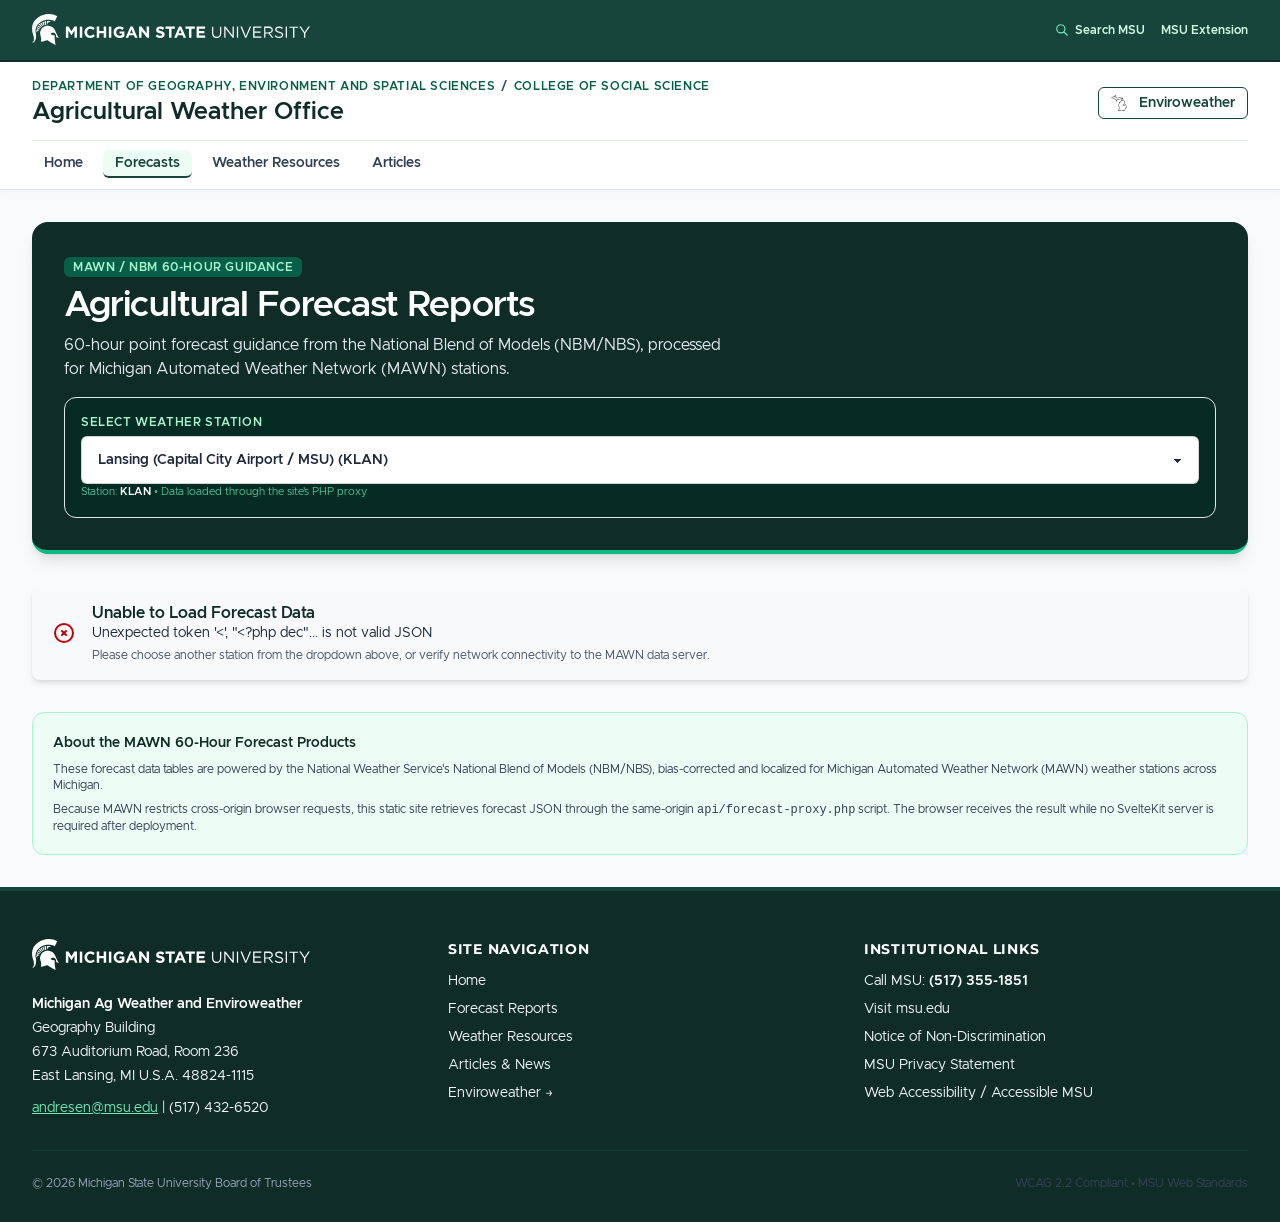
<file: forecasts/index.html>
<!doctype html>
<html lang="en" data-theme="msu">
	<head>
		<link href="../_app/immutable/entry/start.Cw81Kt-e.js" rel="modulepreload">
		<link href="../_app/immutable/chunks/DnEu6XiD.js" rel="modulepreload">
		<link href="../_app/immutable/chunks/B1cVcm8c.js" rel="modulepreload">
		<link href="../_app/immutable/entry/app.BKD_0EEW.js" rel="modulepreload">
		<link href="../_app/immutable/chunks/xihTtKlq.js" rel="modulepreload">
		<link href="../_app/immutable/chunks/DclECHGd.js" rel="modulepreload">
		<link href="../_app/immutable/nodes/0.CXgkmEmz.js" rel="modulepreload">
		<link href="../_app/immutable/chunks/C6A0tYL3.js" rel="modulepreload">
		<link href="../_app/immutable/chunks/Bw20QNIF.js" rel="modulepreload">
		<link href="../_app/immutable/nodes/4.PNDaQlWQ.js" rel="modulepreload">
		<!--12qhfyh--><link rel="icon" href="../favicon.ico"/> <meta charset="UTF-8"/> <meta name="viewport" content="width=device-width, initial-scale=1.0"/> <meta name="description" content="Agricultural Weather Office, Department of Geography, Environment and Spatial Sciences, Michigan State University"/> <meta name="text-scale" content="scale"/><!----><!--1obcq5t--><!----><title>60-Hour Forecast: Lansing (Capital City Airport / MSU) | MSU Agricultural Weather Office</title>
		<link href="../_app/immutable/assets/0.D182Ts3R.css" rel="stylesheet">
		<title>Agricultural Weather Office | Michigan State University</title>
	</head>

	<body class="bg-slate-50 text-slate-800 antialiased flex flex-col min-h-screen">
		<!-- ensure the skip to content is on all pages -->
		 <!-- requires some element to have id main_content -->
		<a href="#main-content" class="skip-link">Skip to main content</a>

		<!--[--><!--[0--><!--[--><header class="w-full"><div class="msu-masthead w-full px-4 sm:px-8 py-2.5 sm:py-3 border-b-2 border-msu-dark"><div class="max-w-7xl mx-auto w-full flex items-center justify-between"><div class="flex items-center justify-start shrink-0"><a href="https://msu.edu" target="_blank" rel="noopener noreferrer" class="flex items-center text-white hover:text-emerald-200 transition-colors py-0.5 group" aria-label="Michigan State University Homepage (opens in new tab)"><svg class="h-6 sm:h-7 md:h-8 w-auto fill-current text-white group-hover:opacity-90 transition-opacity" viewBox="0 0 296 34" fill="currentColor" xmlns="http://www.w3.org/2000/svg" role="img" aria-label="Michigan State University"><title>Michigan State University</title><g transform="translate(0, -0.904)"><path d="M55.7998,20.2675325 C55.7998,16.8896104 58.2998,14.1077922 61.9998,14.1077922 C64.1998,14.1077922 65.5998,14.8032468 66.6998,15.8961039 L64.9998,17.8831169 C64.0998,17.0883117 63.0998,16.5915584 61.9998,16.5915584 C59.9998,16.5915584 58.4998,18.2805195 58.4998,20.2675325 C58.4998,22.2545455 59.8998,23.9435065 61.9998,23.9435065 C63.3998,23.9435065 64.1998,23.4467532 65.0998,22.5525974 L66.7998,24.2415584 C65.5998,25.5331169 64.1998,26.3279221 61.8998,26.3279221 C58.3998,26.3279221 55.7998,23.6454545 55.7998,20.2675325 Z" fill="currentColor"></path><polygon fill="currentColor" points="68.7998 14.3064935 71.3998 14.3064935 71.3998 18.975974 76.1998 18.975974 76.1998 14.3064935 78.7998 14.3064935 78.7998 26.1292208 76.1998 26.1292208 76.1998 21.3603896 71.3998 21.3603896 71.3998 26.1292208 68.7998 26.1292208"></polygon><polygon fill="currentColor" points="81.7 26.1292208 84.3 26.1292208 84.3 14.3064935 81.7 14.3064935"></polygon><path d="M86.7002,20.2675325 L86.7002,20.2675325 C86.7002,16.8896104 89.3002,14.1077922 92.9002,14.1077922 C95.0002,14.1077922 96.3002,14.7038961 97.6002,15.6974026 L96.0002,17.7837662 C95.1002,16.988961 94.3002,16.5915584 92.9002,16.5915584 C91.0002,16.5915584 89.5002,18.2805195 89.5002,20.2675325 C89.5002,22.4532468 91.0002,24.0428571 93.1002,24.0428571 C94.1002,24.0428571 94.9002,23.8441558 95.6002,23.3474026 L95.6002,21.6584416 L93.0002,21.6584416 L93.0002,19.3733766 L98.2002,19.3733766 L98.2002,24.5396104 C97.0002,25.5331169 95.3002,26.4272727 93.1002,26.4272727 C89.3002,26.3279221 86.7002,23.7448052 86.7002,20.2675325" fill="currentColor"></path><path d="M107.2998,21.261039 L105.6998,17.3863636 L104.0998,21.261039 L107.2998,21.261039 Z M104.5998,14.2071429 L106.9998,14.2071429 L112.0998,26.1292208 L109.3998,26.1292208 L108.2998,23.4467532 L103.2998,23.4467532 L102.1998,26.1292208 L99.4998,26.1292208 L104.5998,14.2071429 Z" fill="currentColor"></path><polygon fill="currentColor" points="113.7998 14.3064935 116.1998 14.3064935 121.7998 21.5590909 121.7998 14.3064935 124.3998 14.3064935 124.3998 26.1292208 122.1998 26.1292208 116.3998 18.5785714 116.3998 26.1292208 113.7998 26.1292208"></polygon><path d="M131.3999,24.4404584 L132.8999,22.5527961 C133.9999,23.4469519 135.0999,23.9437052 136.4999,23.9437052 C137.5999,23.9437052 138.1999,23.5463026 138.1999,22.8498545 C138.1999,22.1553935 137.7999,21.8563481 135.7999,21.3595948 C133.3999,20.7644844 131.8999,20.0690299 131.8999,17.7839649 C131.8999,15.5982506 133.5999,14.2073416 136.0999,14.2073416 C137.7999,14.2073416 139.2999,14.7040948 140.4999,15.6976013 L139.0999,17.6846143 C137.9999,16.9891597 136.9999,16.4924065 135.9999,16.4924065 C134.9999,16.4924065 134.4999,16.9891597 134.4999,17.485913 C134.4999,18.2807182 134.9999,18.4794195 137.0999,19.0755234 C139.4999,19.6716273 140.8999,20.5657831 140.8999,22.6521468 C140.8999,25.0365623 139.0999,26.3271273 136.4999,26.3271273 C134.5999,26.3271273 132.7999,25.7320169 131.3999,24.4404584" fill="currentColor"></path><polygon fill="currentColor" points="145.5 16.6908097 141.9 16.6908097 141.9 14.3063942 151.8 14.3063942 151.8 16.6908097 148.2 16.6908097 148.2 26.1291214 145.6 26.1291214 145.6 16.6908097"></polygon><path d="M159,21.261039 L157.4,17.3863636 L155.8,21.261039 L159,21.261039 Z M156.2,14.2071429 L158.6,14.2071429 L163.7,26.1292208 L161,26.1292208 L159.9,23.4467532 L154.9,23.4467532 L153.8,26.1292208 L151.1,26.1292208 L156.2,14.2071429 Z" fill="currentColor"></path><polygon fill="currentColor" points="166.7002 16.6908097 163.0992 16.6908097 163.0992 14.3063942 173.0002 14.3063942 173.0002 16.6908097 169.4002 16.6908097 169.4002 26.1291214 166.8002 26.1291214 166.8002 16.6908097"></polygon><polygon fill="currentColor" points="174.9004 14.3064935 183.9004 14.3064935 183.9004 16.5915584 177.5004 16.5915584 177.5004 18.975974 183.0994 18.975974 183.0994 21.261039 177.5004 21.261039 177.5004 23.7448052 184.0004 23.7448052 184.0004 26.0298701 174.9004 26.0298701"></polygon><path d="M191.2998,21.261039 L191.2998,14.4058442 L192.5998,14.4058442 L192.5998,21.1616883 C192.5998,23.7448052 193.9998,25.1357143 196.1998,25.1357143 C198.4008,25.1357143 199.7998,23.8441558 199.7998,21.261039 L199.7998,14.4058442 L201.0998,14.4058442 L201.0998,21.1616883 C201.0998,24.638961 199.0998,26.4272727 196.0998,26.4272727 C193.2998,26.3279221 191.2998,24.5396104 191.2998,21.261039" fill="currentColor"></path><polygon fill="currentColor" points="204.2998 14.3064935 205.5998 14.3064935 213.0998 23.7448052 213.0998 14.3064935 214.4008 14.3064935 214.4008 26.1292208 213.2998 26.1292208 205.5998 16.3928571 205.5998 26.1292208 204.2998 26.1292208"></polygon><polygon fill="currentColor" points="217.7 26.1292208 219 26.1292208 219 14.3064935 217.7 14.3064935"></polygon><polygon fill="currentColor" points="221.5 14.3064935 223 14.3064935 227.2 24.4402597 231.4 14.3064935 232.8 14.3064935 227.7 26.2285714 226.5 26.2285714"></polygon><polygon fill="currentColor" points="235.0996 14.3064935 243.7006 14.3064935 243.7006 15.4987013 236.4006 15.4987013 236.4006 19.5720779 242.9006 19.5720779 242.9006 20.7642857 236.4006 20.7642857 236.4006 24.937013 243.7006 24.937013 243.7006 26.1292208 234.9996 26.1292208 234.9996 14.3064935"></polygon><path d="M251.5,20.3664857 C253.3,20.3664857 254.6,19.4733234 254.6,17.9830636 C254.6,16.4928039 253.5,15.6970052 251.6,15.6970052 L247.9,15.6970052 L247.9,20.4668299 L251.5,20.4668299 L251.5,20.3664857 Z M246.5,14.3060961 L251.6,14.3060961 C253.1,14.3060961 254.2,14.7034987 255,15.4992974 C255.6,16.0944078 255.9,16.889213 255.9,17.7833688 C255.9,19.7703818 254.5,20.863239 252.7,21.2606416 L256.4,26.1298169 L254.8,26.1298169 L251.4,21.5586935 L248,21.5586935 L248,26.1298169 L246.7,26.1298169 L246.7,14.3060961 L246.5,14.3060961 Z" fill="currentColor"></path><path d="M257.9004,24.4404584 L258.7004,23.4469519 C259.9004,24.5398091 261.0994,25.135913 262.7994,25.135913 C264.4004,25.135913 265.5004,24.3401143 265.5004,23.1489 C265.5004,22.0560429 264.9004,21.459939 262.4004,20.8628416 C259.7004,20.2677312 258.4004,19.3725818 258.4004,17.485913 C258.4004,15.5982506 260.0004,14.3066922 262.2994,14.3066922 C264.0004,14.3066922 265.2994,14.8034455 266.5004,15.7969519 L265.7004,16.7904584 C264.5994,15.8963026 263.5004,15.4989 262.2994,15.4989 C260.7994,15.4989 259.7994,16.2937052 259.7994,17.3865623 C259.7994,18.4794195 260.4004,19.174874 263.0004,19.6716273 C265.7004,20.2677312 266.9004,21.161887 266.9004,23.0495494 C266.9004,25.0365623 265.2004,26.4274714 262.7994,26.4274714 C260.9004,26.3271273 259.2994,25.7320169 257.9004,24.4404584" fill="currentColor"></path><polygon fill="currentColor" points="269.6 26.1292208 270.901 26.1292208 270.901 14.3064935 269.6 14.3064935"></polygon><polygon fill="currentColor" points="277.5 15.5978532 273.5 15.5978532 273.5 14.4056455 282.8 14.4056455 282.8 15.5978532 278.8 15.5978532 278.8 26.2283727 277.4 26.2283727 277.4 15.5978532"></polygon><polygon fill="currentColor" points="289 21.459939 284.1 14.3066922 285.7 14.3066922 289.7 20.2677312 293.7 14.3066922 295.3 14.3066922 290.4 21.459939 290.4 26.1294195 289 26.1294195"></polygon><path d="M26.7998,3.17902208 C26.7998,3.17902208 25.0998,6.8549961 24.1998,8.64330779 C19.8998,6.65629481 14.2998,6.45759351 9.5998,9.14006104 C6.4998,11.0277234 3.8998,14.4056455 3.6998,18.0816195 C3.5998,20.4660351 4.6998,23.1494961 4.2998,25.6332623 C4.1998,26.9238273 3.8998,28.2153857 3.2998,29.3082429 C2.4998,30.6007948 1.5998,31.6926584 -0.000200000002,31.7920091 C0.2998,31.3946065 2.7998,30.2023987 1.7998,24.738113 C1.3998,22.5523987 -1.6002,17.1874636 1.2998,10.5309701 C3.9998,4.37122987 15.3998,-2.88136753 26.7998,3.17902208" fill="currentColor"></path><path d="M13.7002,13.9091903 C15.2002,13.412437 16.8002,13.412437 18.4002,13.710489 C21.4002,14.2072422 23.6002,15.9955539 24.7002,18.6780214 C25.8002,21.4598396 26.6002,23.6455539 28.6002,26.0299695 C28.7002,26.1293201 25.6002,25.5332162 25.6002,25.5332162 C26.4002,20.0689305 21.2002,19.8702292 19.7002,21.8572422 C20.8002,23.04945 22.6002,23.6455539 24.1002,23.4468526 C23.8002,28.9111383 25.3002,33.7793201 25.2002,33.7793201 C24.0002,33.5806188 18.3002,30.3020474 16.6002,28.8117877 C14.2002,29.2091903 12.2002,30.1033461 9.4002,30.5007487 C9.3002,30.5007487 9.9002,28.4143851 9.8002,27.4208786 C9.8002,24.5397097 7.6002,21.8572422 9.2002,18.3799695 C10.1002,16.1942552 11.5002,14.7039955 13.7002,13.9091903" fill="currentColor"></path><path d="M15.7002,12.2200305 L16.1002,12.2200305 C16.1002,12.0213292 16.3002,10.6304201 17.5002,9.73626429 C18.8002,8.64340714 20.5002,8.74275779 20.5002,8.74275779 C18.8002,8.24600455 17.1002,8.1466539 15.9002,8.34535519 L15.7002,12.2200305 Z" fill="currentColor"></path><path d="M5,17.187563 C4.7,18.7771734 4.7,20.3667838 4.9,21.161589 C4.9,21.161589 5.1,19.7706799 5.9,18.9758747 C6.6,18.2804201 7.5,18.1810695 7.8,18.1810695 C7.8,18.1810695 8,17.6843162 7.9,17.6843162 L5,17.187563 Z" fill="currentColor"></path><path d="M8.2002,16.8897097 C8.3002,16.6910084 8.4002,16.4923071 8.5002,16.1942552 L5.5002,15.0020474 C5.3002,15.39945 5.2002,15.8962032 5.1002,16.1942552 L8.2002,16.8897097 Z" fill="currentColor"></path><path d="M9,15.7967532 L9.5,15.2006494 L6.7,13.1142857 C6.4,13.4123377 6.2,13.8097403 6,14.3064935 L9,15.7967532 Z" fill="currentColor"></path><path d="M10,14.6043468 L10.6,14.0082429 L8.2,11.3257753 C7.7,11.8225286 7.5,12.0212299 7.2,12.4186325 L10,14.6043468 Z" fill="currentColor"></path><path d="M11.2002,13.7102903 L11.9002,13.3128877 L10.1002,10.1336669 C9.5002,10.4317188 9.0002,10.7297708 8.8002,10.9284721 L11.2002,13.7102903 Z" fill="currentColor"></path><path d="M12.5,13.0151338 L13.3,12.7170818 L12.3,9.14045844 C11.7,9.33915974 11,9.63721169 10.8,9.73656234 L12.5,13.0151338 Z" fill="currentColor"></path><path d="M14,12.5183805 L14.8,12.3196792 L14.9,8.4450039 C14.9,8.4450039 14,8.64370519 13.2,8.84240649 L14,12.5183805 Z" fill="currentColor"></path><polygon fill="currentColor" points="36 14.3064935 38.8 14.3064935 41.9 19.274026 45 14.3064935 47.8 14.3064935 47.8 26.1292208 45.2 26.1292208 45.2 18.3798701 42 23.4467532 41.9 23.4467532 38.6 18.4792208 38.6 26.1292208 36 26.1292208"></polygon><polygon fill="currentColor" points="50.8 26.1292208 53.4 26.1292208 53.4 14.3064935 50.8 14.3064935"></polygon></g></svg><!----></a></div> <nav aria-label="MSU Institutional Links" class="flex items-center gap-4 text-xs text-emerald-100 font-medium"><a href="https://msu.edu/search" target="_blank" rel="noopener noreferrer" class="hover:text-white flex items-center gap-1.5 py-1 underline-offset-4 hover:underline"><svg class="w-3.5 h-3.5 text-emerald-300" fill="none" stroke="currentColor" viewBox="0 0 24 24" aria-hidden="true"><path stroke-linecap="round" stroke-linejoin="round" stroke-width="2" d="M21 21l-6-6m2-5a7 7 0 11-14 0 7 7 0 0114 0z"></path></svg> <span class="hidden sm:inline">Search MSU</span></a> <a href="https://msue.msu.edu" target="_blank" rel="noopener noreferrer" class="hidden md:inline-block hover:text-white underline-offset-4 hover:underline">MSU Extension</a></nav></div></div> <div class="msu-unit-bar w-full"><div class="max-w-7xl mx-auto w-full px-4 sm:px-8 py-3 sm:py-4"><div class="flex items-center justify-between gap-4"><div class="min-w-0"><div class="text-xs uppercase tracking-wider text-emerald-800 font-semibold mb-0.5 truncate"><span><a href="https://geo.msu.edu">Department of Geography, Environment and Spatial Sciences</a></span><span class="mx-1.5 text-slate-700" aria-hidden="true">/</span><span>College of Social Science</span></div> <h1><a href="../" class="text-lg sm:text-2xl font-extrabold text-msu-dark hover:text-msu-green transition-colors block truncate">Agricultural Weather Office</a></h1></div> <div class="flex items-center gap-2 sm:gap-3 shrink-0"><a href="https://enviroweather.msu.edu" class="btn btn-outline btn-sm border-msu-green text-msu-green hover:bg-msu-green hover:border-msu-green hover:text-white font-semibold hidden lg:inline-flex"><svg xmlns="http://www.w3.org/2000/svg" class="w-4 h-4 mr-1 text-slate-500" fill="none" stroke="currentColor" aria-hidden="true" viewBox="0 0 102.1 104"><desc>Simplified outline of MI</desc><g id="cut" fill="#000000" fill-rule="evenodd" stroke="none"><path d="M69.99 31.57L71.92 32.86C72.21 33.02 72.45 33 72.78 33C73.23 33 73.86 32.92 74.28 33.07C74.51 33.16 74.93 33.4 75.16 33.51C75.49 33.68 75.86 33.82 76.16 34.03C76.32 34.15 76.43 34.3 76.57 34.44C76.63 34.49 76.92 34.76 77.02 34.91C77.25 35.28 77.06 35.62 77.54 35.9C77.8 36.05 78.13 36 78.41 36C78.72 36 79.03 36 79.34 36C79.41 36 79.82 35.98 79.97 36.02C80.51 36.13 80.7 36.78 81.2 36.95C81.5 37.05 81.81 36.95 82.12 37.02C82.3 37.06 82.59 37.23 82.71 37.29C83.13 37.5 83.65 37.81 84.08 37.96C84.42 38.08 84.8 37.92 85.13 38.07C85.37 38.18 85.88 38.7 86.01 38.9C86.25 39.28 86.02 39.75 86.28 40.12C86.51 40.45 86.94 40.66 87.08 41.05C87.2 41.37 87.07 41.72 87.17 42.05C87.29 42.42 87.62 42.75 87.63 43.16C87.64 43.5 87.42 43.82 87.09 43.93C86.93 43.99 86.76 43.97 86.59 44.04C86.09 44.28 86.02 44.97 86.17 45.44C86.25 45.71 86.48 45.92 86.75 45.98C86.9 46.01 86.92 45.98 87.07 46.04C87.3 46.12 87.46 46.33 87.63 46.49C87.89 46.76 88.11 46.94 88.13 47.33L88.13 49.67C88.06 50.32 87.57 50.33 87.48 50.86C87.37 51.46 88 51.65 87.96 52.21C87.92 52.8 87.24 53.47 87.15 54.06C87.09 54.42 87.13 54.82 87.13 55.18C87.13 55.44 87.18 55.75 87.06 56C86.95 56.25 86.33 56.87 86.07 56.96C85.94 57.01 85.82 57 85.69 57.04C85.35 57.15 85.14 57.46 85.13 57.81L85.13 60.21C85.11 60.44 85.05 60.64 84.86 60.81C84.48 61.13 83.99 60.88 83.57 61.08C83.14 61.29 83.18 61.83 82.67 61.97C82.23 62.09 81.75 61.87 81.39 62.21C80.91 62.66 81.24 63.42 81.12 63.98C81.08 64.16 80.94 64.4 80.87 64.53C80.75 64.77 80.63 65.01 80.51 65.25C80.14 65.98 80.14 66.01 80.51 66.75C80.67 67.08 80.84 67.6 81.15 67.84C81.62 68.2 82.43 67.9 82.98 68.02C83.38 68.11 83.53 68.51 84.01 68.45C84.73 68.36 84.67 67.52 85.14 67.14C85.48 66.87 85.88 67.02 86.08 66.49C86.26 66.01 85.99 65.46 86.21 65C86.4 64.57 86.88 64.33 87.16 63.96C87.32 63.74 87.3 63.45 87.49 63.24C87.7 62.99 88.01 63.03 88.26 62.86C88.59 62.62 88.79 62.2 89.19 62.05C89.6 61.89 89.99 62.12 90.36 61.77C90.63 61.51 90.87 61.2 91.17 60.98C91.39 60.83 91.7 60.72 91.94 60.6C92.27 60.43 92.57 60.25 92.94 60.4C93.23 60.52 93.35 60.83 93.65 60.95C93.93 61.05 94.1 61.01 94.36 61.22L95.9 62.77C96.3 63.25 96 63.56 96.22 64.02C96.47 64.54 97.09 64.68 97.13 65.33L97.13 67.84C97.15 68.04 97.13 67.94 97.18 68.14L98.09 70.88C98.14 71.07 98.13 70.99 98.13 71.13L98.13 74.78C98.14 74.94 98.17 75.04 98.23 75.19L100.05 78.83C100.14 79.07 100.13 79.23 100.13 79.48C100.13 79.6 100.15 79.84 100.12 79.98C100.04 80.35 99.78 80.7 99.62 81.03C99.5 81.27 99.31 81.55 99.31 81.83C99.3 82.51 100.14 82.61 99.93 83.38C99.88 83.58 99.75 83.76 99.66 83.95C99.5 84.27 99.3 84.86 99 85.1C98.69 85.36 98.21 85.32 97.93 85.03C97.83 84.92 97.79 84.8 97.73 84.67C97.63 84.44 97.39 84.21 97.17 84.09C96.96 83.98 96.72 83.99 96.49 84C96.15 84.01 95.94 84.18 95.71 84.42C95.51 84.63 95.41 84.92 95.49 85.21C95.55 85.4 95.62 85.54 95.6 85.74C95.57 86.11 95.22 86.28 95.15 86.63C95.05 87.12 95.24 87.65 95.06 88.14C94.98 88.37 94.76 88.75 94.65 88.97C94.49 89.29 94.33 89.79 94.04 90.03C93.91 90.13 93.57 90.28 93.49 90.32C93.22 90.45 92.95 90.59 92.68 90.73C92.64 90.74 92.27 90.92 92.15 91C92.03 91.08 91.87 91.26 91.8 91.34C91.66 91.47 91.49 91.61 91.4 91.78C90.96 92.63 92.32 93.53 92.12 94.49C92 95.04 91.57 94.96 91.3 95.3C91.12 95.54 91.17 95.84 91.02 96.09C90.81 96.42 90.41 96.61 90.22 96.96C90.08 97.24 90.17 97.55 89.96 97.82C89.8 98.02 89.56 98.04 89.39 98.21C89.16 98.42 89.15 98.74 88.9 98.93C88.7 99.07 88.46 99.1 88.3 99.3C87.85 99.89 88.52 100.86 87.54 101.15L84.23 101.98L84.06 102L70.81 102C69.88 101.9 70.22 101.02 69.32 101L66.21 101L66.07 101.01L57.19 101.99L57.12 102L45.91 102C45.31 101.94 44.95 101.44 45.21 100.86L48.08 95.12C48.18 94.95 48.13 95.02 48.22 94.91L50.03 93.11C50.29 92.8 50.43 92.4 50.61 92.04C50.81 91.64 51.09 91.25 51.13 90.8L51.13 86.33C51.22 85.53 52.04 85.47 52.13 84.67L52.13 82.22C52.11 81.9 51.98 81.69 51.83 81.4C51.7 81.13 51.56 80.85 51.42 80.58C51.39 80.51 51.2 80.17 51.16 80.01C51.11 79.83 51.13 79.59 51.13 79.43C51.13 79.16 51.13 78.89 51.13 78.62C51.13 78.31 51.15 78.09 51.04 77.81L49.22 74.17C49.05 73.72 49.22 73.25 49.04 72.81L47.22 69.17C47.14 68.96 47.13 68.81 47.13 68.58C47.13 68.26 47.15 68.02 47.37 67.77L48.88 66.25C49.03 66.08 49.13 65.91 49.13 65.67C49.13 65.66 49.14 65.21 49.12 65.07C49.09 64.84 48.93 64.59 48.83 64.4C48.7 64.13 48.56 63.85 48.42 63.58C48.38 63.5 48.2 63.17 48.16 63.01C48.08 62.72 48.13 62.38 48.13 62.08C48.13 61.79 48.09 61.45 48.15 61.16C48.27 60.63 48.92 60.33 49.2 59.88L51.04 56.2C51.09 56.06 51.12 55.95 51.13 55.8L51.13 50.79C51.28 49.42 52.69 50.51 53.08 49.49C53.17 49.26 53.13 48.95 53.13 48.72C53.13 48.41 53.13 48.1 53.13 47.79C53.13 47.12 53.1 47.03 53.56 46.57C53.65 46.49 53.77 46.35 53.89 46.27C54.21 46.07 54.43 46.22 54.75 46.17C54.94 46.14 55.1 46.03 55.29 46C55.79 45.92 56.46 46.18 56.88 45.79C57.5 45.2 56.66 44.44 57.69 43.92C57.83 43.84 57.95 43.73 58.11 43.69C58.22 43.66 58.33 43.66 58.45 43.68C59.22 43.82 58.93 44.5 59.37 44.86C59.63 45.07 59.88 45.04 60.19 45C60.34 44.98 60.49 45 60.64 45C60.78 45 60.91 45 61.04 45C61.17 45 61.3 45.04 61.44 45.02C61.86 44.97 62.12 44.62 62.13 44.21L62.13 40.33C62.18 39.94 62.36 39.77 62.63 39.5C63.1 39.03 63.13 39.01 63.78 39C63.91 39 64.03 38.97 64.16 38.92C64.49 38.76 64.63 38.38 65.03 38.33C65.34 38.28 65.52 38.45 65.77 38.58C66.17 38.79 66.6 38.6 66.86 38.26C66.98 38.1 67.03 37.89 67.01 37.7C66.96 37.31 66.65 37.05 66.28 37C66.13 36.98 65.97 37.02 65.82 37C65.42 36.95 65.14 36.61 65.13 36.22C65.13 35.88 65.06 35.32 65.21 35C65.39 34.59 65.85 34.35 66.12 34C66.34 33.7 66.56 33.14 66.74 32.8C66.87 32.52 66.98 32.23 67.27 32.08C67.71 31.86 68.25 32.13 68.69 31.92C68.86 31.84 68.94 31.69 69.09 31.59C69.37 31.39 69.7 31.41 69.99 31.57ZM68.5 34.19C68.31 34.57 68.14 34.97 67.88 35.31C68.29 35.56 68.63 35.96 68.86 36.38C70.14 38.71 67.87 41.41 65.35 40.76C65.03 40.95 64.7 41.07 64.33 41.15L64.33 44.21C64.31 45.64 63.29 46.99 61.82 47.19C61.34 47.25 60.87 47.19 60.39 47.2C60.23 47.2 60.06 47.24 59.9 47.24C59.5 47.25 59.1 47.16 58.73 47.01C58.19 47.68 57.46 48.09 56.61 48.19C56.29 48.22 55.97 48.18 55.65 48.2C55.55 48.2 55.43 48.27 55.33 48.3C55.33 48.76 55.38 49.27 55.28 49.74C55.07 50.74 54.36 51.73 53.33 52.02L53.33 55.8C53.31 56.29 53.21 56.73 53 57.18L51.16 60.86C50.94 61.27 50.66 61.59 50.33 61.91L50.33 62.48C50.5 62.82 50.67 63.15 50.84 63.49C50.95 63.72 51.08 63.95 51.16 64.19C51.48 65.19 51.45 66.5 50.8 67.38C50.42 67.89 49.93 68.32 49.48 68.77L51.01 71.83C51.25 72.37 51.33 72.89 51.33 73.48L53.01 76.83C53.42 77.73 53.33 78.49 53.33 79.48C53.79 80.4 54.3 81.17 54.33 82.22L54.33 84.67C54.28 85.59 53.99 86.26 53.33 86.91L53.33 90.8C53.29 91.69 52.98 92.22 52.58 93.02C52.29 93.61 52.03 94.17 51.58 94.66L49.94 96.3L48.19 99.8L57 99.8L57.03 99.8L65.83 98.82L66.21 98.8L69.37 98.8C70.21 98.82 71 99.18 71.57 99.8L83.86 99.8L85.98 99.27C86.16 98.54 86.44 98 87.01 97.49C87.13 97.39 87.25 97.33 87.37 97.24C87.43 97.2 87.46 97.1 87.5 97.04C87.68 96.82 87.85 96.63 88.07 96.45C88.28 95.85 88.61 95.41 89.05 94.97C89.17 94.57 89.36 94.22 89.62 93.89C89.49 93.63 89.33 93.35 89.25 93.07C88.86 91.7 89.27 90.74 90.24 89.78C90.49 89.53 90.73 89.31 91.02 89.12C91.48 88.82 92 88.6 92.49 88.36L92.93 87.48C92.93 86.75 92.92 86.04 93.29 85.38C93.18 84.29 93.56 83.42 94.35 82.67C94.66 82.38 95.04 82.11 95.45 81.98C95.99 81.81 96.54 81.76 97.11 81.82C97.13 80.95 97.54 80.26 97.92 79.5L96.26 76.17C96.06 75.72 95.95 75.28 95.93 74.78L95.93 71.36L95.09 68.84C94.95 68.34 94.93 67.88 94.93 67.36C94.93 66.88 94.93 66.39 94.93 65.91C94.39 65.37 94.01 64.7 93.95 63.92L93.1 63.08C92.87 63.01 92.66 62.92 92.45 62.8C92.39 62.83 91.96 63.28 91.92 63.33C91.41 63.81 90.76 64.13 90.06 64.18C89.81 64.44 89.51 64.73 89.17 64.86C88.95 65.27 88.66 65.58 88.33 65.91C88.33 66.18 88.34 66.46 88.28 66.73C88.09 67.65 87.52 68.5 86.65 68.89C85.85 70.5 83.9 71.18 82.34 70.2C82.04 70.2 81.74 70.22 81.44 70.19C80.46 70.1 79.64 69.62 79.1 68.8C78.88 68.46 78.72 68.09 78.54 67.73C78.21 67.07 77.93 66.38 78.05 65.62C78.18 64.84 78.59 64.18 78.93 63.48C78.93 63.09 78.9 62.67 78.98 62.28C79.25 60.95 80.31 59.93 81.68 59.81C82.02 59.44 82.45 59.13 82.93 58.97C82.93 58.42 82.87 57.82 82.98 57.28C83.19 56.24 83.9 55.3 84.93 54.97C84.93 53.67 84.96 53.43 85.54 52.26C85.08 51.16 85.21 50.06 85.93 49.12L85.93 48.03C85.39 47.81 84.86 47.49 84.52 46.99C83.57 45.6 83.72 43.59 85.01 42.47C84.97 42.29 84.95 42.1 84.94 41.92C84.45 41.43 84.1 40.87 83.98 40.18C83.14 40.08 82.35 39.57 81.61 39.2C80.64 39.2 79.91 38.89 79.22 38.2C78.65 38.2 77.96 38.27 77.4 38.15C76.27 37.91 75.4 37.14 75.06 36.04C74.98 35.96 74.92 35.87 74.83 35.81C74.71 35.72 74.56 35.67 74.42 35.61C74.15 35.47 73.88 35.34 73.61 35.2C73.11 35.2 72.58 35.25 72.08 35.18C71.05 35.04 70.43 34.51 69.56 33.93C69.23 34.09 68.87 34.17 68.5 34.19ZM38.46 19L40.78 19C40.95 18.99 41.11 18.96 41.26 18.86C41.58 18.63 41.74 18.3 42.19 18.33C42.58 18.36 42.96 18.73 43.11 19.07C43.25 19.4 43.18 19.57 43.54 19.78C44.07 20.08 44.43 19.7 44.78 19.35C44.81 19.32 45.08 19.07 45.16 18.96C45.29 18.79 45.38 18.63 45.6 18.54C46.29 18.28 46.54 19.11 47.23 18.82C47.65 18.64 47.86 18.16 48.25 17.94L51.97 16.08C52.36 15.93 52.79 16.09 53.18 15.96C53.59 15.83 54.03 15.55 54.42 15.36C54.78 15.18 55.04 15.02 55.44 15.15C56.05 15.36 56.69 15.94 57.33 16L59.87 16C60.06 15.99 60.2 15.94 60.37 15.85L62.94 14.13C63.09 14.05 63.21 14.01 63.38 14L65.44 14C65.91 14.05 66.28 14.39 66.22 14.9C66.2 15.04 66.15 15.18 66.13 15.33L66.13 17.91C66.07 18.45 66.2 18.93 66.84 19C67.18 19.03 67.53 18.95 67.87 19.02C68.29 19.11 68.41 19.55 68.9 19.53C69.34 19.52 69.66 19.1 70.12 19.18C70.68 19.29 70.84 19.98 71.46 20C71.65 20.01 71.86 20.02 72.04 19.96C72.29 19.88 72.44 19.69 72.62 19.51C72.64 19.49 72.91 19.24 72.98 19.14C73.08 19 73.15 18.85 73.3 18.75C73.7 18.49 74.06 18.78 74.46 18.6C74.8 18.45 74.95 18.08 75.35 18.01C75.6 17.96 75.94 17.96 76.18 18.07C76.34 18.14 76.47 18.26 76.55 18.41C76.91 19.08 76.06 19.57 76.26 20.22C76.38 20.61 76.68 21.1 76.87 21.47C76.98 21.69 77.12 21.9 77.13 22.16C77.15 22.4 77.17 22.7 77.12 22.94C77.08 23.1 76.98 23.23 76.96 23.39C76.92 23.68 77.09 23.89 77.13 24.16C77.18 24.45 77.08 24.76 77.17 25.05C77.23 25.21 77.32 25.38 77.4 25.53C77.56 25.86 77.73 26.2 77.9 26.53C78.01 26.75 78.18 26.9 78.19 27.17C78.22 27.64 77.85 27.97 77.4 28L74.32 28C74.01 27.97 73.85 27.86 73.56 27.71C73.14 27.5 72.62 27.18 72.19 27.04C71.89 26.94 71.54 27.01 71.23 27C71.05 26.99 70.88 26.95 70.7 27C70.24 27.14 70.28 27.41 70.09 27.74C69.93 28.02 69.61 28.06 69.42 28.3C69.27 28.51 69.29 28.72 69.21 28.95C69.07 29.34 68.64 29.55 68.25 29.44C68.07 29.39 67.97 29.28 67.83 29.17C67.55 28.95 67.28 28.94 67.16 28.54C67.11 28.35 67.14 28.16 67.05 27.98C66.94 27.75 66.47 27.31 66.27 27.16C65.8 26.8 64.72 27.1 64.15 26.98C63.97 26.94 63.68 26.77 63.56 26.71C63.15 26.51 62.61 26.18 62.19 26.04C61.84 25.92 61.34 26 60.97 26C60.55 26 60.24 25.96 59.91 26.23L58.37 27.77C58.04 28.04 57.76 28 57.34 28C57.04 28 56.73 28 56.42 28C56.38 28 55.96 27.99 55.81 28.01C55.39 28.07 55.22 28.49 54.72 28.4C54.49 28.36 54.37 28.2 54.17 28.09C53.83 27.91 53.28 28 52.92 28C52.71 28 52.44 27.97 52.23 28.04C51.79 28.18 51.59 28.65 51.23 28.89C50.99 29.04 50.71 28.99 50.47 29.14C49.88 29.55 50.35 30.3 49.98 30.8C49.82 31.01 49.57 31.04 49.39 31.22C49.16 31.43 49.13 31.75 48.83 31.91C48.57 32.05 48.26 31.97 48.01 32.14C47.76 32.32 47.61 32.59 47.35 32.76C46.95 33.01 46.4 32.85 46.21 32.42C46.11 32.22 46.15 32.01 46.12 31.8C46.08 31.47 45.82 31.21 45.51 31.14C45.04 31.04 44.65 31.41 44.4 31.76C44.31 31.88 44.29 31.95 44.19 32.06C44.09 32.15 43.98 32.19 43.88 32.27C43.6 32.48 43.42 32.83 43.08 32.95C42.82 33.05 42.46 33.04 42.19 32.98C42.03 32.95 41.9 32.85 41.74 32.83C41.46 32.79 41.26 32.95 41 33C40.7 33.05 40.44 32.96 40.17 33.14C39.84 33.37 39.7 33.86 39.54 34.2C39.39 34.49 39.23 34.77 39.11 35.08L38.31 37.46C37.96 38.24 37.52 37.8 37.09 38.21C36.92 38.37 36.82 38.63 36.72 38.83C36.52 39.23 36.34 39.65 36.11 40.03L34.67 42.2C34.48 42.43 34.25 42.57 33.94 42.55C33.55 42.51 33.21 42.16 33.14 41.79C33.09 41.5 33.14 41.17 33.14 40.88C33.14 40.62 33.13 40.36 33.14 40.1C33.14 39.82 33.19 39.6 33.03 39.35C32.53 38.59 31.32 39.49 31.14 38.27C31.12 38.16 31.13 38.05 31.13 37.94C31.13 37.74 31.12 37.54 31.21 37.35C31.46 36.8 32.1 37 32.14 36.19L32.14 32.82C32.1 32.37 31.84 32.05 31.38 32C31.08 31.97 30.76 32.06 30.48 31.93C30.13 31.77 30.15 31.49 29.92 31.25C29.74 31.06 29.48 31.05 29.29 30.88C29.07 30.7 28.97 30.4 29.03 30.12C29.05 30.01 29.1 29.92 29.12 29.81C29.18 29.48 29.12 29.09 28.83 28.87C28.59 28.68 28.28 28.57 28.01 28.44C27.72 28.29 27.4 28.07 27.07 28.01C26.78 27.96 26.48 28.04 26.19 27.98C26.02 27.94 25.88 27.84 25.71 27.83C25.5 27.81 25.31 27.89 25.1 27.82C24.55 27.67 24.45 27.03 23.79 27L20.38 27C20.21 26.98 20.09 26.95 19.94 26.87L17.26 25.09C17.09 24.99 17.18 25.03 16.99 24.96L4.69 21.17C3.88 20.82 4.31 20.38 4.04 19.81C3.84 19.39 3.62 18.97 3.41 18.56C3.32 18.37 3.25 18.18 3.13 18.01C2.93 17.74 2.63 17.49 2.39 17.25C2.09 16.96 1.87 16.67 2.07 16.23C2.21 15.91 2.53 15.8 2.82 15.66C3.07 15.53 3.33 15.4 3.58 15.27C3.66 15.23 3.97 15.06 4.13 15.02C4.84 14.84 5.74 15.27 6.36 14.77L8.9 12.23C9.07 12.09 9.24 12 9.46 12C9.68 12 9.93 11.98 10.13 12.07C10.52 12.25 10.63 12.65 11.11 12.67C11.64 12.69 11.76 12.21 12.19 12.05C12.55 11.91 12.93 12.06 13.32 11.91L18.67 9.23C19.37 8.82 18.92 8.31 19.41 7.89C19.54 7.77 19.79 7.67 19.93 7.6C20.35 7.39 20.87 7.21 21.23 6.9L22.9 5.23C23.43 4.81 23.85 5.19 24.36 4.77L26.04 3.09C26.36 2.84 26.75 2.69 27.11 2.51C27.49 2.32 27.87 2.06 28.29 2L30.7 2C31.24 2.06 31.65 2.51 31.44 3.07C31.38 3.23 31.25 3.35 31.19 3.51C31.12 3.71 31.14 3.9 31.02 4.09C30.93 4.24 30.64 4.5 30.57 4.57C30.41 4.73 30.27 4.89 30.09 5.02C29.94 5.13 29.76 5.19 29.59 5.27C29.16 5.49 28.74 5.72 28.3 5.92C27.99 6.06 27.65 5.96 27.39 6.21C26.88 6.69 27.32 7.44 27.06 8C26.88 8.39 26.42 8.58 26.23 8.96C26.08 9.24 26.16 9.54 25.93 9.79C25.8 9.94 25.65 9.98 25.47 10.04C25.05 10.19 24.95 10.54 24.83 10.92C24.75 11.16 24.63 11.42 24.66 11.68C24.69 11.91 24.84 12.13 25.05 12.26C25.56 12.55 25.92 12.22 26.27 11.87C26.46 11.67 26.71 11.48 26.87 11.25C26.88 11.23 26.99 11.05 27.03 11.01C27.18 10.83 27.44 10.66 27.67 10.61C27.78 10.59 27.89 10.59 28 10.61C28.27 10.67 28.4 10.89 28.65 10.98C28.88 11.07 29.09 11.04 29.31 11.19C29.66 11.43 29.87 11.91 30.32 11.99C30.5 12.02 30.88 12 30.96 12C31.29 12 31.63 12 31.96 12C32.22 12 32.54 11.96 32.79 12.07C33.17 12.24 33.15 12.61 33.44 12.83C33.72 13.05 34.09 12.97 34.36 13.22C34.59 13.44 34.98 13.75 35.1 14.06C35.19 14.3 35.15 14.54 35.35 14.75C35.56 14.98 35.88 15.01 36.04 15.31C36.18 15.57 36.1 15.87 36.28 16.12C36.48 16.41 36.82 16.6 37.01 16.9C37.25 17.28 37.02 17.75 37.28 18.12C37.36 18.25 37.53 18.4 37.62 18.49C37.89 18.76 38.07 18.96 38.46 19ZM24.06 7.19C23.74 7.5 23.42 7.82 23.11 8.14C22.9 8.34 22.7 8.57 22.46 8.74C22.06 9.02 21.62 9.22 21.19 9.44C20.9 10.22 20.39 10.8 19.66 11.2L14.31 13.88C13.89 14.06 13.48 14.18 13.02 14.2C12.05 14.93 10.83 15.11 9.73 14.52L7.95 16.3C7.13 17.12 6.3 17.2 5.19 17.2C5.4 17.61 5.6 18.01 5.8 18.42C5.95 18.72 6.11 19.01 6.2 19.34L17.64 22.85C17.94 22.96 18.21 23.09 18.48 23.25L20.8 24.8L23.79 24.8C24.58 24.82 25.3 25.1 25.88 25.64C26 25.65 26.13 25.66 26.25 25.69C26.3 25.7 26.55 25.8 26.65 25.8C26.88 25.81 27.11 25.79 27.35 25.83C27.95 25.93 28.45 26.2 28.99 26.47C29.36 26.65 29.77 26.82 30.1 27.07C30.89 27.68 31.33 28.56 31.33 29.56C31.42 29.64 31.5 29.72 31.58 29.81C33.2 29.95 34.27 31.24 34.34 32.82L34.34 36.19C34.33 36.59 34.26 36.98 34.1 37.36C34.32 37.51 34.55 37.71 34.71 37.93C35.16 37.03 35.52 36.47 36.47 36.04C36.67 35.44 36.85 34.82 37.08 34.23C37.22 33.88 37.4 33.55 37.57 33.21C38.07 32.21 38.4 31.5 39.48 31.03C39.85 30.87 40.22 30.83 40.61 30.8C40.74 30.79 40.9 30.71 41.04 30.68C41.47 30.61 41.89 30.61 42.32 30.7C42.53 30.61 42.68 30.38 42.82 30.22C42.99 30.03 43.16 29.84 43.36 29.68C44.66 28.59 46.43 28.69 47.59 29.94C47.7 29.8 47.81 29.68 47.95 29.56C48.04 28.31 48.92 27.29 50.1 26.93C51.2 25.82 51.83 25.8 53.36 25.8C53.88 25.8 54.36 25.82 54.86 26C55.61 25.71 56.44 25.8 57.22 25.8C58 25.02 58.76 24.04 59.92 23.85C60.27 23.8 60.61 23.8 60.97 23.8C61.42 23.8 61.89 23.75 62.33 23.83C63.17 23.97 63.9 24.42 64.65 24.8C65.82 24.8 66.75 24.72 67.71 25.49C67.96 25.69 68.18 25.93 68.4 26.16C68.92 25.35 69.78 24.86 70.73 24.78C70.93 24.76 71.14 24.8 71.34 24.8C71.81 24.81 72.29 24.77 72.75 24.91C73.41 25.13 74.03 25.49 74.66 25.8L75.11 25.8C74.97 25.37 74.94 24.97 74.93 24.52C74.93 24.39 74.83 24.22 74.81 24.08C74.72 23.54 74.76 23.03 74.93 22.51C74.68 22.02 74.41 21.54 74.21 21.03C73.9 21.34 73.59 21.66 73.19 21.86C72.12 22.38 70.67 22.36 69.69 21.62C68.82 21.84 67.94 21.7 67.18 21.2C66.89 21.2 66.6 21.21 66.31 21.14C65.13 20.86 64.11 19.93 63.94 18.69C63.9 18.37 63.93 18.09 63.93 17.78C63.94 17.25 63.93 16.72 63.93 16.2L63.81 16.2L61.59 17.68C61.05 18.01 60.5 18.18 59.87 18.2L57.33 18.2C56.45 18.16 55.93 17.86 55.14 17.46C54.15 17.95 53.75 18.2 52.65 18.2L49.44 19.81C49.21 20.04 48.98 20.28 48.72 20.48C48.02 21.02 47.1 21.18 46.25 21C45.93 21.32 45.59 21.63 45.17 21.81C43.92 22.34 42.6 22.06 41.68 21.06C41.38 21.15 41.09 21.19 40.78 21.2L38.46 21.2C38.02 21.18 37.57 21.11 37.17 20.9C36.74 20.68 36.41 20.38 36.06 20.04C35.46 19.44 35.02 18.81 34.95 17.93C34.55 17.53 34.24 17.09 34.08 16.55C33.59 16.17 33.24 15.66 33.07 15.07C32.54 14.91 32.07 14.61 31.7 14.2C30.09 14.2 29.33 14.31 28.15 13.13L28.13 13.12C27.68 13.57 27.24 14.07 26.64 14.31C24.7 15.08 22.66 13.88 22.47 11.79C22.41 11.25 22.57 10.74 22.74 10.23C23.03 9.34 23.34 8.79 24.14 8.24C24.3 7.8 24.6 7.42 24.93 7.09L24.93 6.98C24.65 7.08 24.36 7.16 24.06 7.19Z"></path></g></svg><!----> Enviroweather</a> <button type="button" class="md:hidden btn btn-ghost btn-sm text-msu-dark hover:bg-slate-100 flex items-center gap-1.5 border border-slate-300 px-2.5 py-1.5" data-toggle-nav="true" aria-controls="lab-nav-menu" aria-expanded="false" aria-label="Toggle navigation menu"><svg class="h-5 w-5 nav-icon-open" fill="none" stroke="currentColor" viewBox="0 0 24 24" aria-hidden="true"><path stroke-linecap="round" stroke-linejoin="round" stroke-width="2" d="M4 6h16M4 12h16M4 18h16"></path></svg> <svg class="h-5 w-5 nav-icon-close hidden" fill="none" stroke="currentColor" viewBox="0 0 24 24" aria-hidden="true"><path stroke-linecap="round" stroke-linejoin="round" stroke-width="2" d="M6 18L18 6M6 6l12 12"></path></svg> <span class="font-bold text-xs uppercase tracking-wider">Menu</span></button></div></div> <nav aria-label="Desktop Navigation" class="hidden md:block mt-3 pt-3 border-t border-slate-200"><ul class="flex items-center gap-1 sm:gap-2 text-sm font-semibold text-slate-700"><!--[--><li><a href="../" class="px-3 py-1.5 rounded-md transition-colors hover:bg-slate-100 hover:text-msu-green">Home</a></li><li><a href="../forecasts/" class="px-3 py-1.5 rounded-md transition-colors hover:bg-slate-100 hover:text-msu-green">Forecasts</a></li><li><a href="../weather/" class="px-3 py-1.5 rounded-md transition-colors hover:bg-slate-100 hover:text-msu-green">Weather Resources</a></li><li><a href="../articles/" class="px-3 py-1.5 rounded-md transition-colors hover:bg-slate-100 hover:text-msu-green">Articles</a></li><!--]--></ul></nav> <nav id="lab-nav-menu" aria-label="Mobile Navigation" class="hidden md:hidden mt-3 pt-3 border-t border-slate-200"><ul class="menu bg-slate-50 border border-slate-200 rounded-lg p-2 font-semibold text-sm text-slate-700 shadow-sm space-y-1"><!--[--><li><a href="../" class="rounded-md transition-colors hover:bg-slate-100 hover:text-msu-green">Home</a></li><li><a href="../forecasts/" class="rounded-md transition-colors hover:bg-slate-100 hover:text-msu-green">Forecasts</a></li><li><a href="../weather/" class="rounded-md transition-colors hover:bg-slate-100 hover:text-msu-green">Weather Resources</a></li><li><a href="../articles/" class="rounded-md transition-colors hover:bg-slate-100 hover:text-msu-green">Articles</a></li><!--]--></ul></nav><!----></div></div></header><!----> <main id="main-content" class="flex-grow"><!--[--><div class="py-8 px-4 sm:px-8"><div class="max-w-7xl mx-auto space-y-8"><div class="bg-msu-dark text-white p-6 sm:p-8 rounded-2xl shadow-lg border-b-4 border-emerald-500"><div class="flex flex-wrap items-center justify-between gap-4"><div><span class="badge bg-emerald-800 text-emerald-200 border-none font-bold text-xs uppercase tracking-wider mb-2">MAWN / NBM 60-Hour Guidance</span> <h1 class="text-2xl sm:text-4xl font-extrabold text-white tracking-tight">Agricultural Forecast Reports</h1> <p class="text-slate-200 text-sm sm:text-base mt-2 max-w-2xl leading-relaxed">60-hour point forecast guidance from the National Blend of Models (NBM/NBS), processed for Michigan Automated Weather Network (MAWN) stations.</p></div> <div class="w-full sm:w-auto bg-emerald-950/70 p-4 rounded-xl border border-emerald-700/50"><label for="station-picker" class="block text-xs font-bold uppercase tracking-wider text-emerald-200 mb-1.5">Select Weather Station</label> <select id="station-picker" class="select select-bordered select-sm w-full sm:w-80 bg-white text-slate-800 font-medium" aria-label="Select weather station for forecast"><!--[--><optgroup label="Central Michigan"><!--[--><option value="klan" selected="">Lansing (Capital City Airport / MSU) (KLAN)</option><option value="kjxn">Jackson (Reynolds Field) (KJXN)</option><option value="krnp">Owosso Community Airport (KRNP)</option><option value="ktew">Mason (Jewett Field) (KTEW)</option><option value="kmop">Mount Pleasant Municipal (KMOP)</option><option value="kamn">Alma (Gratiot Community) (KAMN)</option><!--]--></optgroup><optgroup label="West Michigan"><!--[--><option value="kgrr">Grand Rapids (Gerald R. Ford) (KGRR)</option><option value="kbiv">Holland (Tulip City) (KBIV)</option><option value="kmkg">Muskegon County Airport (KMKG)</option><option value="kfpk">Fremont Municipal (KFPK)</option><!--]--></optgroup><optgroup label="Southwest Michigan"><!--[--><option value="kazo">Kalamazoo / Battle Creek (KAZO)</option><option value="kbtl">Battle Creek (W. K. Kellogg) (KBTL)</option><option value="kbeh">Benton Harbor (Southwest Regional) (KBEH)</option><option value="klwa">South Haven Regional (KLWA)</option><option value="krmy">Marshall (Brooks Field) (KRMY)</option><option value="koeb">Coldwater (Branch County) (KOEB)</option><!--]--></optgroup><optgroup label="Southeast Michigan"><!--[--><option value="kdtw">Detroit Metro Airport (KDTW)</option><option value="karb">Ann Arbor Municipal (KARB)</option><option value="kdet">Detroit (Coleman A. Young City) (KDET)</option><option value="kptk">Pontiac (Oakland County Intl) (KPTK)</option><option value="kyip">Ypsilanti (Willow Run) (KYIP)</option><option value="kozw">Howell (Livingston County) (KOZW)</option><option value="kadg">Adrian (Lenawee County) (KADG)</option><!--]--></optgroup><optgroup label="The Thumb"><!--[--><option value="kphn">Port Huron (St. Clair County) (KPHN)</option><option value="kbax">Bad Axe (Huron County Memorial) (KBAX)</option><option value="kcfs">Caro (Tuscola Area) (KCFS)</option><!--]--></optgroup><optgroup label="The Thumb / Genesee"><!--[--><option value="kfnt">Flint (Bishop International) (KFNT)</option><!--]--></optgroup><optgroup label="Saginaw Valley"><!--[--><option value="kmbs">Saginaw / Midland / Bay City (MBS) (KMBS)</option><!--]--></optgroup><optgroup label="Northern Lower Peninsula"><!--[--><option value="ktvc">Traverse City (Cherry Capital) (KTVC)</option><option value="kcad">Cadillac (Wexford County) (KCAD)</option><option value="kmbl">Manistee (Blacker Airport) (KMBL)</option><option value="kldm">Ludington (Mason County) (KLDM)</option><option value="kglr">Gaylord Regional (KGLR)</option><option value="kapn">Alpena County Regional (KAPN)</option><option value="kpln">Pellston Regional (KPLN)</option><option value="kcvx">Charlevoix Municipal (KCVX)</option><option value="kfks">Frankfort (Dow Memorial) (KFKS)</option><option value="khtl">Houghton Lake (Roscommon County) (KHTL)</option><!--]--></optgroup><optgroup label="Upper Peninsula"><!--[--><option value="ksaw">Marquette (Sawyer International) (KSAW)</option><option value="kesc">Escanaba (Delta County) (KESC)</option><option value="kcmx">Hancock / Houghton (Houghton County) (KCMX)</option><option value="kanj">Sault Ste. Marie (Sanderson Field) (KANJ)</option><option value="kimt">Iron Mountain (Ford Airport) (KIMT)</option><option value="kiwd">Ironwood (Gogebic-Iron County) (KIWD)</option><option value="kmnm">Menominee Regional (KMNM)</option><option value="kmcd">Mackinac Island Airport (KMCD)</option><!--]--></optgroup><!--]--></select> <p class="text-[11px] text-emerald-300/80 mt-1.5">Station: <span class="font-bold text-white uppercase">klan</span> •
                        Data loaded through the site's PHP proxy</p></div></div></div> <!--[0--><div class="alert bg-slate-50 border border-slate-200 shadow-sm" role="status" aria-live="polite"><span class="loading loading-spinner text-emerald-800" aria-hidden="true"></span> <span>Loading forecast data for Lansing (Capital City Airport / MSU)…</span></div><!--]--> <!--[-1--><!--]--> <!--[-1--><!--]--> <div class="bg-emerald-50 border border-emerald-200 rounded-xl p-5 text-xs text-slate-700 space-y-2"><h3 class="font-bold text-msu-dark text-sm">About the MAWN 60-Hour Forecast Products</h3> <p>These forecast data tables are powered by the National Weather Service's National Blend of Models (NBM/NBS), bias-corrected and localized for Michigan Automated Weather Network (MAWN) weather stations across Michigan.</p> <p>Because MAWN restricts cross-origin browser requests, this static site retrieves forecast JSON through the same-origin <code>api/forecast-proxy.php</code> script. The browser receives the result while no SvelteKit server is required after deployment.</p></div></div></div><!--]--><!----></main> <footer class="msu-footer pt-12 pb-8 px-4 sm:px-8 mt-auto"><div class="max-w-7xl mx-auto grid grid-cols-1 md:grid-cols-3 gap-8 pb-8 border-b border-emerald-900/60 justify-items-stretch"><div><a href="https://msu.edu" target="_blank" rel="noopener noreferrer" class="inline-block text-white hover:text-emerald-200 transition-colors mb-4 group" aria-label="Michigan State University Homepage (opens in new tab)"><svg class="h-6 sm:h-7 md:h-8 w-auto fill-current text-white group-hover:opacity-90 transition-opacity" viewBox="0 0 296 34" fill="currentColor" xmlns="http://www.w3.org/2000/svg" role="img" aria-label="Michigan State University"><title>Michigan State University</title><g transform="translate(0, -0.904)"><path d="M55.7998,20.2675325 C55.7998,16.8896104 58.2998,14.1077922 61.9998,14.1077922 C64.1998,14.1077922 65.5998,14.8032468 66.6998,15.8961039 L64.9998,17.8831169 C64.0998,17.0883117 63.0998,16.5915584 61.9998,16.5915584 C59.9998,16.5915584 58.4998,18.2805195 58.4998,20.2675325 C58.4998,22.2545455 59.8998,23.9435065 61.9998,23.9435065 C63.3998,23.9435065 64.1998,23.4467532 65.0998,22.5525974 L66.7998,24.2415584 C65.5998,25.5331169 64.1998,26.3279221 61.8998,26.3279221 C58.3998,26.3279221 55.7998,23.6454545 55.7998,20.2675325 Z" fill="currentColor"></path><polygon fill="currentColor" points="68.7998 14.3064935 71.3998 14.3064935 71.3998 18.975974 76.1998 18.975974 76.1998 14.3064935 78.7998 14.3064935 78.7998 26.1292208 76.1998 26.1292208 76.1998 21.3603896 71.3998 21.3603896 71.3998 26.1292208 68.7998 26.1292208"></polygon><polygon fill="currentColor" points="81.7 26.1292208 84.3 26.1292208 84.3 14.3064935 81.7 14.3064935"></polygon><path d="M86.7002,20.2675325 L86.7002,20.2675325 C86.7002,16.8896104 89.3002,14.1077922 92.9002,14.1077922 C95.0002,14.1077922 96.3002,14.7038961 97.6002,15.6974026 L96.0002,17.7837662 C95.1002,16.988961 94.3002,16.5915584 92.9002,16.5915584 C91.0002,16.5915584 89.5002,18.2805195 89.5002,20.2675325 C89.5002,22.4532468 91.0002,24.0428571 93.1002,24.0428571 C94.1002,24.0428571 94.9002,23.8441558 95.6002,23.3474026 L95.6002,21.6584416 L93.0002,21.6584416 L93.0002,19.3733766 L98.2002,19.3733766 L98.2002,24.5396104 C97.0002,25.5331169 95.3002,26.4272727 93.1002,26.4272727 C89.3002,26.3279221 86.7002,23.7448052 86.7002,20.2675325" fill="currentColor"></path><path d="M107.2998,21.261039 L105.6998,17.3863636 L104.0998,21.261039 L107.2998,21.261039 Z M104.5998,14.2071429 L106.9998,14.2071429 L112.0998,26.1292208 L109.3998,26.1292208 L108.2998,23.4467532 L103.2998,23.4467532 L102.1998,26.1292208 L99.4998,26.1292208 L104.5998,14.2071429 Z" fill="currentColor"></path><polygon fill="currentColor" points="113.7998 14.3064935 116.1998 14.3064935 121.7998 21.5590909 121.7998 14.3064935 124.3998 14.3064935 124.3998 26.1292208 122.1998 26.1292208 116.3998 18.5785714 116.3998 26.1292208 113.7998 26.1292208"></polygon><path d="M131.3999,24.4404584 L132.8999,22.5527961 C133.9999,23.4469519 135.0999,23.9437052 136.4999,23.9437052 C137.5999,23.9437052 138.1999,23.5463026 138.1999,22.8498545 C138.1999,22.1553935 137.7999,21.8563481 135.7999,21.3595948 C133.3999,20.7644844 131.8999,20.0690299 131.8999,17.7839649 C131.8999,15.5982506 133.5999,14.2073416 136.0999,14.2073416 C137.7999,14.2073416 139.2999,14.7040948 140.4999,15.6976013 L139.0999,17.6846143 C137.9999,16.9891597 136.9999,16.4924065 135.9999,16.4924065 C134.9999,16.4924065 134.4999,16.9891597 134.4999,17.485913 C134.4999,18.2807182 134.9999,18.4794195 137.0999,19.0755234 C139.4999,19.6716273 140.8999,20.5657831 140.8999,22.6521468 C140.8999,25.0365623 139.0999,26.3271273 136.4999,26.3271273 C134.5999,26.3271273 132.7999,25.7320169 131.3999,24.4404584" fill="currentColor"></path><polygon fill="currentColor" points="145.5 16.6908097 141.9 16.6908097 141.9 14.3063942 151.8 14.3063942 151.8 16.6908097 148.2 16.6908097 148.2 26.1291214 145.6 26.1291214 145.6 16.6908097"></polygon><path d="M159,21.261039 L157.4,17.3863636 L155.8,21.261039 L159,21.261039 Z M156.2,14.2071429 L158.6,14.2071429 L163.7,26.1292208 L161,26.1292208 L159.9,23.4467532 L154.9,23.4467532 L153.8,26.1292208 L151.1,26.1292208 L156.2,14.2071429 Z" fill="currentColor"></path><polygon fill="currentColor" points="166.7002 16.6908097 163.0992 16.6908097 163.0992 14.3063942 173.0002 14.3063942 173.0002 16.6908097 169.4002 16.6908097 169.4002 26.1291214 166.8002 26.1291214 166.8002 16.6908097"></polygon><polygon fill="currentColor" points="174.9004 14.3064935 183.9004 14.3064935 183.9004 16.5915584 177.5004 16.5915584 177.5004 18.975974 183.0994 18.975974 183.0994 21.261039 177.5004 21.261039 177.5004 23.7448052 184.0004 23.7448052 184.0004 26.0298701 174.9004 26.0298701"></polygon><path d="M191.2998,21.261039 L191.2998,14.4058442 L192.5998,14.4058442 L192.5998,21.1616883 C192.5998,23.7448052 193.9998,25.1357143 196.1998,25.1357143 C198.4008,25.1357143 199.7998,23.8441558 199.7998,21.261039 L199.7998,14.4058442 L201.0998,14.4058442 L201.0998,21.1616883 C201.0998,24.638961 199.0998,26.4272727 196.0998,26.4272727 C193.2998,26.3279221 191.2998,24.5396104 191.2998,21.261039" fill="currentColor"></path><polygon fill="currentColor" points="204.2998 14.3064935 205.5998 14.3064935 213.0998 23.7448052 213.0998 14.3064935 214.4008 14.3064935 214.4008 26.1292208 213.2998 26.1292208 205.5998 16.3928571 205.5998 26.1292208 204.2998 26.1292208"></polygon><polygon fill="currentColor" points="217.7 26.1292208 219 26.1292208 219 14.3064935 217.7 14.3064935"></polygon><polygon fill="currentColor" points="221.5 14.3064935 223 14.3064935 227.2 24.4402597 231.4 14.3064935 232.8 14.3064935 227.7 26.2285714 226.5 26.2285714"></polygon><polygon fill="currentColor" points="235.0996 14.3064935 243.7006 14.3064935 243.7006 15.4987013 236.4006 15.4987013 236.4006 19.5720779 242.9006 19.5720779 242.9006 20.7642857 236.4006 20.7642857 236.4006 24.937013 243.7006 24.937013 243.7006 26.1292208 234.9996 26.1292208 234.9996 14.3064935"></polygon><path d="M251.5,20.3664857 C253.3,20.3664857 254.6,19.4733234 254.6,17.9830636 C254.6,16.4928039 253.5,15.6970052 251.6,15.6970052 L247.9,15.6970052 L247.9,20.4668299 L251.5,20.4668299 L251.5,20.3664857 Z M246.5,14.3060961 L251.6,14.3060961 C253.1,14.3060961 254.2,14.7034987 255,15.4992974 C255.6,16.0944078 255.9,16.889213 255.9,17.7833688 C255.9,19.7703818 254.5,20.863239 252.7,21.2606416 L256.4,26.1298169 L254.8,26.1298169 L251.4,21.5586935 L248,21.5586935 L248,26.1298169 L246.7,26.1298169 L246.7,14.3060961 L246.5,14.3060961 Z" fill="currentColor"></path><path d="M257.9004,24.4404584 L258.7004,23.4469519 C259.9004,24.5398091 261.0994,25.135913 262.7994,25.135913 C264.4004,25.135913 265.5004,24.3401143 265.5004,23.1489 C265.5004,22.0560429 264.9004,21.459939 262.4004,20.8628416 C259.7004,20.2677312 258.4004,19.3725818 258.4004,17.485913 C258.4004,15.5982506 260.0004,14.3066922 262.2994,14.3066922 C264.0004,14.3066922 265.2994,14.8034455 266.5004,15.7969519 L265.7004,16.7904584 C264.5994,15.8963026 263.5004,15.4989 262.2994,15.4989 C260.7994,15.4989 259.7994,16.2937052 259.7994,17.3865623 C259.7994,18.4794195 260.4004,19.174874 263.0004,19.6716273 C265.7004,20.2677312 266.9004,21.161887 266.9004,23.0495494 C266.9004,25.0365623 265.2004,26.4274714 262.7994,26.4274714 C260.9004,26.3271273 259.2994,25.7320169 257.9004,24.4404584" fill="currentColor"></path><polygon fill="currentColor" points="269.6 26.1292208 270.901 26.1292208 270.901 14.3064935 269.6 14.3064935"></polygon><polygon fill="currentColor" points="277.5 15.5978532 273.5 15.5978532 273.5 14.4056455 282.8 14.4056455 282.8 15.5978532 278.8 15.5978532 278.8 26.2283727 277.4 26.2283727 277.4 15.5978532"></polygon><polygon fill="currentColor" points="289 21.459939 284.1 14.3066922 285.7 14.3066922 289.7 20.2677312 293.7 14.3066922 295.3 14.3066922 290.4 21.459939 290.4 26.1294195 289 26.1294195"></polygon><path d="M26.7998,3.17902208 C26.7998,3.17902208 25.0998,6.8549961 24.1998,8.64330779 C19.8998,6.65629481 14.2998,6.45759351 9.5998,9.14006104 C6.4998,11.0277234 3.8998,14.4056455 3.6998,18.0816195 C3.5998,20.4660351 4.6998,23.1494961 4.2998,25.6332623 C4.1998,26.9238273 3.8998,28.2153857 3.2998,29.3082429 C2.4998,30.6007948 1.5998,31.6926584 -0.000200000002,31.7920091 C0.2998,31.3946065 2.7998,30.2023987 1.7998,24.738113 C1.3998,22.5523987 -1.6002,17.1874636 1.2998,10.5309701 C3.9998,4.37122987 15.3998,-2.88136753 26.7998,3.17902208" fill="currentColor"></path><path d="M13.7002,13.9091903 C15.2002,13.412437 16.8002,13.412437 18.4002,13.710489 C21.4002,14.2072422 23.6002,15.9955539 24.7002,18.6780214 C25.8002,21.4598396 26.6002,23.6455539 28.6002,26.0299695 C28.7002,26.1293201 25.6002,25.5332162 25.6002,25.5332162 C26.4002,20.0689305 21.2002,19.8702292 19.7002,21.8572422 C20.8002,23.04945 22.6002,23.6455539 24.1002,23.4468526 C23.8002,28.9111383 25.3002,33.7793201 25.2002,33.7793201 C24.0002,33.5806188 18.3002,30.3020474 16.6002,28.8117877 C14.2002,29.2091903 12.2002,30.1033461 9.4002,30.5007487 C9.3002,30.5007487 9.9002,28.4143851 9.8002,27.4208786 C9.8002,24.5397097 7.6002,21.8572422 9.2002,18.3799695 C10.1002,16.1942552 11.5002,14.7039955 13.7002,13.9091903" fill="currentColor"></path><path d="M15.7002,12.2200305 L16.1002,12.2200305 C16.1002,12.0213292 16.3002,10.6304201 17.5002,9.73626429 C18.8002,8.64340714 20.5002,8.74275779 20.5002,8.74275779 C18.8002,8.24600455 17.1002,8.1466539 15.9002,8.34535519 L15.7002,12.2200305 Z" fill="currentColor"></path><path d="M5,17.187563 C4.7,18.7771734 4.7,20.3667838 4.9,21.161589 C4.9,21.161589 5.1,19.7706799 5.9,18.9758747 C6.6,18.2804201 7.5,18.1810695 7.8,18.1810695 C7.8,18.1810695 8,17.6843162 7.9,17.6843162 L5,17.187563 Z" fill="currentColor"></path><path d="M8.2002,16.8897097 C8.3002,16.6910084 8.4002,16.4923071 8.5002,16.1942552 L5.5002,15.0020474 C5.3002,15.39945 5.2002,15.8962032 5.1002,16.1942552 L8.2002,16.8897097 Z" fill="currentColor"></path><path d="M9,15.7967532 L9.5,15.2006494 L6.7,13.1142857 C6.4,13.4123377 6.2,13.8097403 6,14.3064935 L9,15.7967532 Z" fill="currentColor"></path><path d="M10,14.6043468 L10.6,14.0082429 L8.2,11.3257753 C7.7,11.8225286 7.5,12.0212299 7.2,12.4186325 L10,14.6043468 Z" fill="currentColor"></path><path d="M11.2002,13.7102903 L11.9002,13.3128877 L10.1002,10.1336669 C9.5002,10.4317188 9.0002,10.7297708 8.8002,10.9284721 L11.2002,13.7102903 Z" fill="currentColor"></path><path d="M12.5,13.0151338 L13.3,12.7170818 L12.3,9.14045844 C11.7,9.33915974 11,9.63721169 10.8,9.73656234 L12.5,13.0151338 Z" fill="currentColor"></path><path d="M14,12.5183805 L14.8,12.3196792 L14.9,8.4450039 C14.9,8.4450039 14,8.64370519 13.2,8.84240649 L14,12.5183805 Z" fill="currentColor"></path><polygon fill="currentColor" points="36 14.3064935 38.8 14.3064935 41.9 19.274026 45 14.3064935 47.8 14.3064935 47.8 26.1292208 45.2 26.1292208 45.2 18.3798701 42 23.4467532 41.9 23.4467532 38.6 18.4792208 38.6 26.1292208 36 26.1292208"></polygon><polygon fill="currentColor" points="50.8 26.1292208 53.4 26.1292208 53.4 14.3064935 50.8 14.3064935"></polygon></g></svg><!----></a> <address class="not-italic text-xs sm:text-sm text-slate-100 space-y-1"><p class="font-semibold text-white">Michigan Ag Weather and Enviroweather</p> <p>Geography Building</p> <p>673 Auditorium Road, Room 236</p> <p>East Lansing, MI U.S.A. 48824-1115</p> <p class="pt-2"><a href="mailto:andresen@msu.edu" class="text-emerald-300 hover:text-white underline">andresen@msu.edu</a> | (517) 432-6520</p></address></div> <div><h3 class="text-sm font-bold uppercase tracking-wider text-white mb-3 font-sans">Site Navigation</h3> <ul class="text-xs sm:text-sm space-y-2 text-slate-100"><li><a href="../" class="hover:text-emerald-300 underline-offset-4 hover:underline">Home</a></li> <li><a href="../forecasts/" class="hover:text-emerald-300 underline-offset-4 hover:underline">Forecast Reports</a></li> <li><a href="../weather/" class="hover:text-emerald-300 underline-offset-4 hover:underline">Weather Resources</a></li> <li><a href="../articles/" class="hover:text-emerald-300 underline-offset-4 hover:underline">Articles &amp; News</a></li> <li><a href="https://enviroweather.msu.edu" target="_blank" rel="noopener noreferrer" class="hover:text-emerald-300 underline-offset-4 hover:underline">Enviroweather →</a></li></ul></div> <div><h3 class="text-sm font-bold uppercase tracking-wider text-white mb-3 font-sans">Institutional Links</h3> <ul class="text-xs sm:text-sm space-y-2 text-slate-100"><li><span>Call MSU:</span> <a href="tel:5173551851" class="text-white font-bold hover:text-emerald-300">(517) 355-1851</a></li> <li><a href="https://msu.edu" target="_blank" rel="noopener noreferrer" class="hover:text-emerald-300 underline-offset-4 hover:underline">Visit msu.edu</a></li> <li><a href="https://civilrights.msu.edu/policies/notice-of-non-discrimination-anti-harassment-and-non-retaliation" target="_blank" rel="noopener noreferrer" class="hover:text-emerald-300 underline-offset-4 hover:underline">Notice of Non-Discrimination</a></li> <li><a href="https://msu.edu/privacy" target="_blank" rel="noopener noreferrer" class="hover:text-emerald-300 underline-offset-4 hover:underline">MSU Privacy Statement</a></li> <li><a href="https://webaccess.msu.edu" target="_blank" rel="noopener noreferrer" class="hover:text-emerald-300 underline-offset-4 hover:underline">Web Accessibility / Accessible MSU</a></li></ul></div></div> <div class="max-w-7xl mx-auto pt-6 flex flex-col sm:flex-row items-center justify-between text-xs text-slate-400 gap-3"><p>© 2026 Michigan State University Board of Trustees</p> <p class="text-slate-700">WCAG 2.2 Compliant • MSU Web Standards</p></div></footer><!----><!--]--><!--]--> <!--[-1--><!--]--><!--]-->
			
			<script>
				{
					__sveltekit_1xc8o5w = {
						base: new URL("..", location).pathname.slice(0, -1)
					};

					const element = document.currentScript.parentElement;

					Promise.all([
						import("../_app/immutable/entry/start.Cw81Kt-e.js"),
						import("../_app/immutable/entry/app.BKD_0EEW.js")
					]).then(([kit, app]) => {
						kit.start(app, element, {
							node_ids: [0, 4],
							data: [null,null],
							form: null,
							error: null
						});
					});
				}
			</script>
		
		<!-- template had scripts loading here, use layout scripts instead -->
		<!-- <xcript src="dist/js/msu-template.js"></script> --> 
	</body>
</html>
</file>
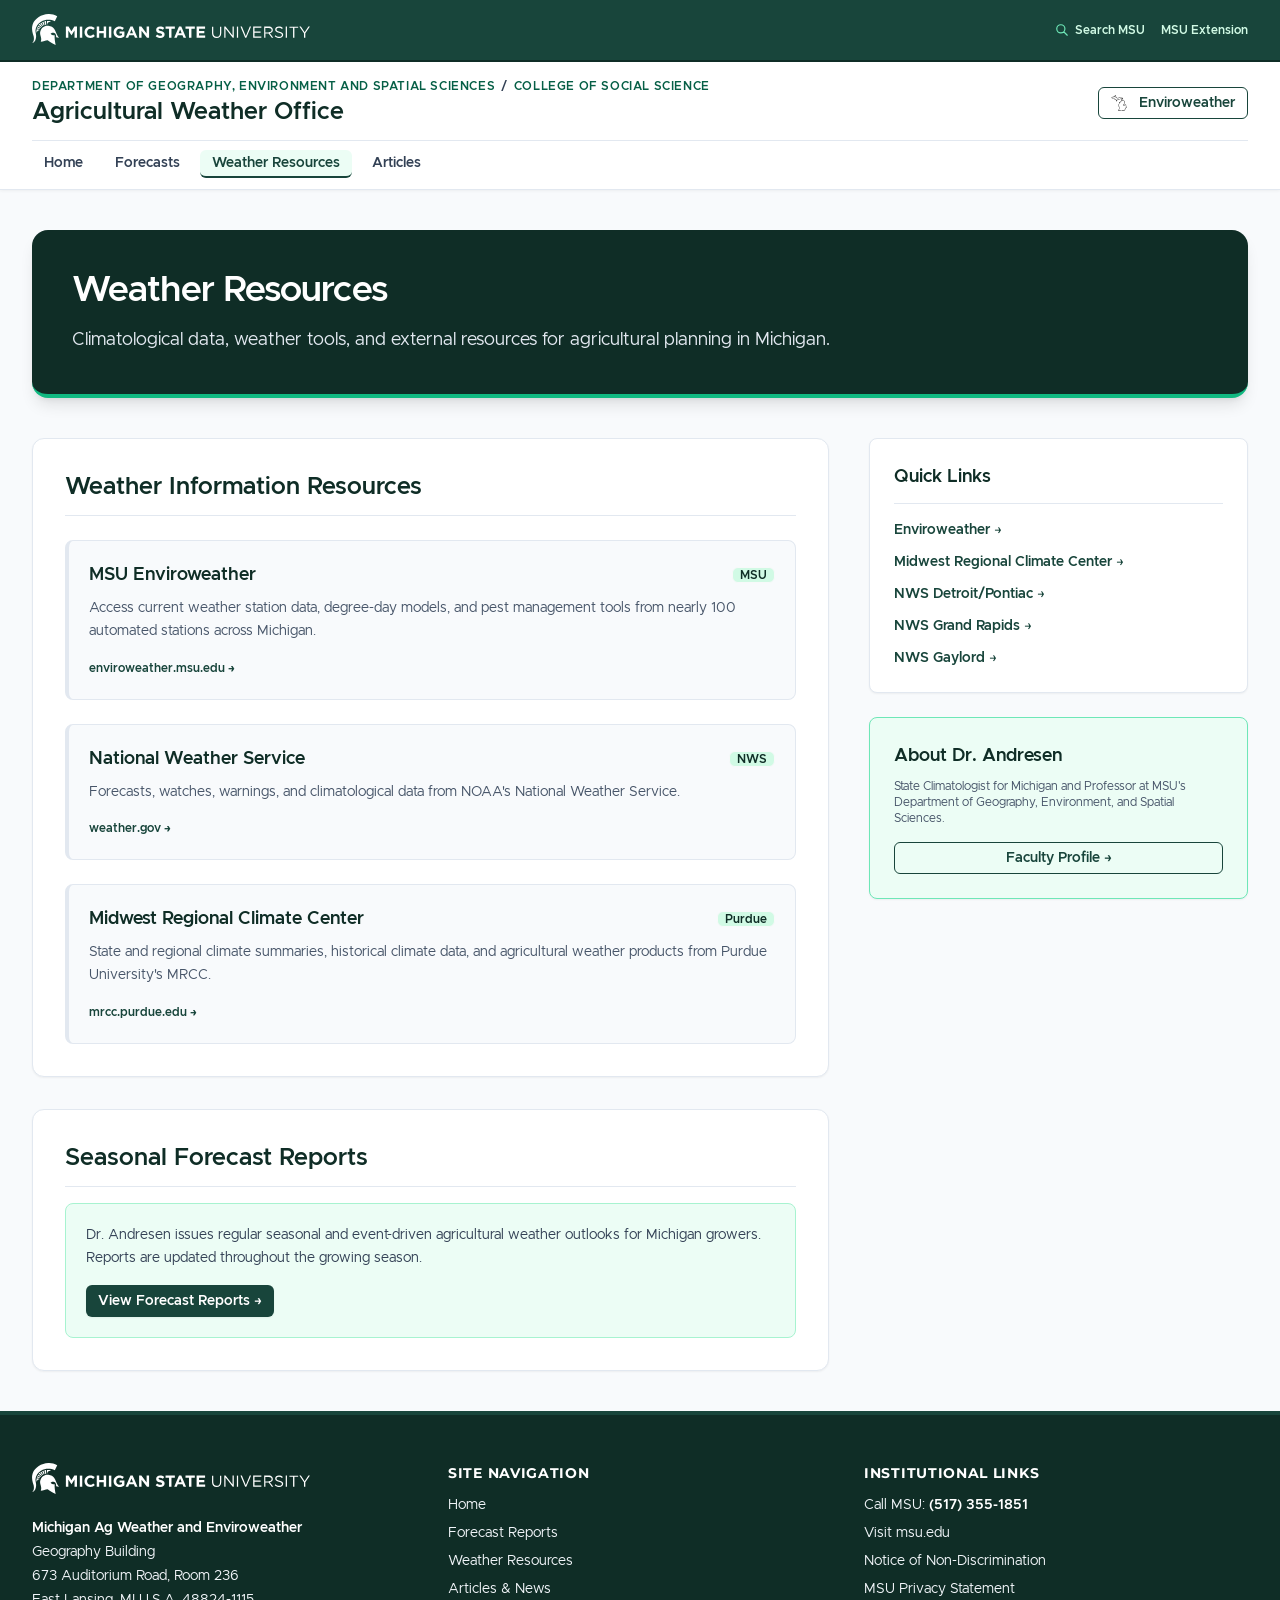
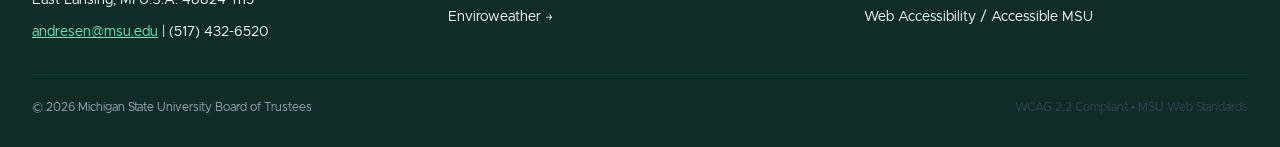
<file: weather/index.html>
<!doctype html>
<html lang="en" data-theme="msu">
	<head>
		<link href="../_app/immutable/entry/start.Cw81Kt-e.js" rel="modulepreload">
		<link href="../_app/immutable/chunks/DnEu6XiD.js" rel="modulepreload">
		<link href="../_app/immutable/chunks/B1cVcm8c.js" rel="modulepreload">
		<link href="../_app/immutable/entry/app.BKD_0EEW.js" rel="modulepreload">
		<link href="../_app/immutable/chunks/xihTtKlq.js" rel="modulepreload">
		<link href="../_app/immutable/chunks/DclECHGd.js" rel="modulepreload">
		<link href="../_app/immutable/nodes/0.CXgkmEmz.js" rel="modulepreload">
		<link href="../_app/immutable/chunks/C6A0tYL3.js" rel="modulepreload">
		<link href="../_app/immutable/chunks/Bw20QNIF.js" rel="modulepreload">
		<link href="../_app/immutable/nodes/5.dT6wiEpN.js" rel="modulepreload">
		<!--12qhfyh--><link rel="icon" href="../favicon.ico"/> <meta charset="UTF-8"/> <meta name="viewport" content="width=device-width, initial-scale=1.0"/> <meta name="description" content="Agricultural Weather Office, Department of Geography, Environment and Spatial Sciences, Michigan State University"/> <meta name="text-scale" content="scale"/><!----><title>Weather Resources | Agricultural Weather Office | MSU</title>
		<link href="../_app/immutable/assets/0.D182Ts3R.css" rel="stylesheet">
		<title>Agricultural Weather Office | Michigan State University</title>
	</head>

	<body class="bg-slate-50 text-slate-800 antialiased flex flex-col min-h-screen">
		<!-- ensure the skip to content is on all pages -->
		 <!-- requires some element to have id main_content -->
		<a href="#main-content" class="skip-link">Skip to main content</a>

		<!--[--><!--[0--><!--[--><header class="w-full"><div class="msu-masthead w-full px-4 sm:px-8 py-2.5 sm:py-3 border-b-2 border-msu-dark"><div class="max-w-7xl mx-auto w-full flex items-center justify-between"><div class="flex items-center justify-start shrink-0"><a href="https://msu.edu" target="_blank" rel="noopener noreferrer" class="flex items-center text-white hover:text-emerald-200 transition-colors py-0.5 group" aria-label="Michigan State University Homepage (opens in new tab)"><svg class="h-6 sm:h-7 md:h-8 w-auto fill-current text-white group-hover:opacity-90 transition-opacity" viewBox="0 0 296 34" fill="currentColor" xmlns="http://www.w3.org/2000/svg" role="img" aria-label="Michigan State University"><title>Michigan State University</title><g transform="translate(0, -0.904)"><path d="M55.7998,20.2675325 C55.7998,16.8896104 58.2998,14.1077922 61.9998,14.1077922 C64.1998,14.1077922 65.5998,14.8032468 66.6998,15.8961039 L64.9998,17.8831169 C64.0998,17.0883117 63.0998,16.5915584 61.9998,16.5915584 C59.9998,16.5915584 58.4998,18.2805195 58.4998,20.2675325 C58.4998,22.2545455 59.8998,23.9435065 61.9998,23.9435065 C63.3998,23.9435065 64.1998,23.4467532 65.0998,22.5525974 L66.7998,24.2415584 C65.5998,25.5331169 64.1998,26.3279221 61.8998,26.3279221 C58.3998,26.3279221 55.7998,23.6454545 55.7998,20.2675325 Z" fill="currentColor"></path><polygon fill="currentColor" points="68.7998 14.3064935 71.3998 14.3064935 71.3998 18.975974 76.1998 18.975974 76.1998 14.3064935 78.7998 14.3064935 78.7998 26.1292208 76.1998 26.1292208 76.1998 21.3603896 71.3998 21.3603896 71.3998 26.1292208 68.7998 26.1292208"></polygon><polygon fill="currentColor" points="81.7 26.1292208 84.3 26.1292208 84.3 14.3064935 81.7 14.3064935"></polygon><path d="M86.7002,20.2675325 L86.7002,20.2675325 C86.7002,16.8896104 89.3002,14.1077922 92.9002,14.1077922 C95.0002,14.1077922 96.3002,14.7038961 97.6002,15.6974026 L96.0002,17.7837662 C95.1002,16.988961 94.3002,16.5915584 92.9002,16.5915584 C91.0002,16.5915584 89.5002,18.2805195 89.5002,20.2675325 C89.5002,22.4532468 91.0002,24.0428571 93.1002,24.0428571 C94.1002,24.0428571 94.9002,23.8441558 95.6002,23.3474026 L95.6002,21.6584416 L93.0002,21.6584416 L93.0002,19.3733766 L98.2002,19.3733766 L98.2002,24.5396104 C97.0002,25.5331169 95.3002,26.4272727 93.1002,26.4272727 C89.3002,26.3279221 86.7002,23.7448052 86.7002,20.2675325" fill="currentColor"></path><path d="M107.2998,21.261039 L105.6998,17.3863636 L104.0998,21.261039 L107.2998,21.261039 Z M104.5998,14.2071429 L106.9998,14.2071429 L112.0998,26.1292208 L109.3998,26.1292208 L108.2998,23.4467532 L103.2998,23.4467532 L102.1998,26.1292208 L99.4998,26.1292208 L104.5998,14.2071429 Z" fill="currentColor"></path><polygon fill="currentColor" points="113.7998 14.3064935 116.1998 14.3064935 121.7998 21.5590909 121.7998 14.3064935 124.3998 14.3064935 124.3998 26.1292208 122.1998 26.1292208 116.3998 18.5785714 116.3998 26.1292208 113.7998 26.1292208"></polygon><path d="M131.3999,24.4404584 L132.8999,22.5527961 C133.9999,23.4469519 135.0999,23.9437052 136.4999,23.9437052 C137.5999,23.9437052 138.1999,23.5463026 138.1999,22.8498545 C138.1999,22.1553935 137.7999,21.8563481 135.7999,21.3595948 C133.3999,20.7644844 131.8999,20.0690299 131.8999,17.7839649 C131.8999,15.5982506 133.5999,14.2073416 136.0999,14.2073416 C137.7999,14.2073416 139.2999,14.7040948 140.4999,15.6976013 L139.0999,17.6846143 C137.9999,16.9891597 136.9999,16.4924065 135.9999,16.4924065 C134.9999,16.4924065 134.4999,16.9891597 134.4999,17.485913 C134.4999,18.2807182 134.9999,18.4794195 137.0999,19.0755234 C139.4999,19.6716273 140.8999,20.5657831 140.8999,22.6521468 C140.8999,25.0365623 139.0999,26.3271273 136.4999,26.3271273 C134.5999,26.3271273 132.7999,25.7320169 131.3999,24.4404584" fill="currentColor"></path><polygon fill="currentColor" points="145.5 16.6908097 141.9 16.6908097 141.9 14.3063942 151.8 14.3063942 151.8 16.6908097 148.2 16.6908097 148.2 26.1291214 145.6 26.1291214 145.6 16.6908097"></polygon><path d="M159,21.261039 L157.4,17.3863636 L155.8,21.261039 L159,21.261039 Z M156.2,14.2071429 L158.6,14.2071429 L163.7,26.1292208 L161,26.1292208 L159.9,23.4467532 L154.9,23.4467532 L153.8,26.1292208 L151.1,26.1292208 L156.2,14.2071429 Z" fill="currentColor"></path><polygon fill="currentColor" points="166.7002 16.6908097 163.0992 16.6908097 163.0992 14.3063942 173.0002 14.3063942 173.0002 16.6908097 169.4002 16.6908097 169.4002 26.1291214 166.8002 26.1291214 166.8002 16.6908097"></polygon><polygon fill="currentColor" points="174.9004 14.3064935 183.9004 14.3064935 183.9004 16.5915584 177.5004 16.5915584 177.5004 18.975974 183.0994 18.975974 183.0994 21.261039 177.5004 21.261039 177.5004 23.7448052 184.0004 23.7448052 184.0004 26.0298701 174.9004 26.0298701"></polygon><path d="M191.2998,21.261039 L191.2998,14.4058442 L192.5998,14.4058442 L192.5998,21.1616883 C192.5998,23.7448052 193.9998,25.1357143 196.1998,25.1357143 C198.4008,25.1357143 199.7998,23.8441558 199.7998,21.261039 L199.7998,14.4058442 L201.0998,14.4058442 L201.0998,21.1616883 C201.0998,24.638961 199.0998,26.4272727 196.0998,26.4272727 C193.2998,26.3279221 191.2998,24.5396104 191.2998,21.261039" fill="currentColor"></path><polygon fill="currentColor" points="204.2998 14.3064935 205.5998 14.3064935 213.0998 23.7448052 213.0998 14.3064935 214.4008 14.3064935 214.4008 26.1292208 213.2998 26.1292208 205.5998 16.3928571 205.5998 26.1292208 204.2998 26.1292208"></polygon><polygon fill="currentColor" points="217.7 26.1292208 219 26.1292208 219 14.3064935 217.7 14.3064935"></polygon><polygon fill="currentColor" points="221.5 14.3064935 223 14.3064935 227.2 24.4402597 231.4 14.3064935 232.8 14.3064935 227.7 26.2285714 226.5 26.2285714"></polygon><polygon fill="currentColor" points="235.0996 14.3064935 243.7006 14.3064935 243.7006 15.4987013 236.4006 15.4987013 236.4006 19.5720779 242.9006 19.5720779 242.9006 20.7642857 236.4006 20.7642857 236.4006 24.937013 243.7006 24.937013 243.7006 26.1292208 234.9996 26.1292208 234.9996 14.3064935"></polygon><path d="M251.5,20.3664857 C253.3,20.3664857 254.6,19.4733234 254.6,17.9830636 C254.6,16.4928039 253.5,15.6970052 251.6,15.6970052 L247.9,15.6970052 L247.9,20.4668299 L251.5,20.4668299 L251.5,20.3664857 Z M246.5,14.3060961 L251.6,14.3060961 C253.1,14.3060961 254.2,14.7034987 255,15.4992974 C255.6,16.0944078 255.9,16.889213 255.9,17.7833688 C255.9,19.7703818 254.5,20.863239 252.7,21.2606416 L256.4,26.1298169 L254.8,26.1298169 L251.4,21.5586935 L248,21.5586935 L248,26.1298169 L246.7,26.1298169 L246.7,14.3060961 L246.5,14.3060961 Z" fill="currentColor"></path><path d="M257.9004,24.4404584 L258.7004,23.4469519 C259.9004,24.5398091 261.0994,25.135913 262.7994,25.135913 C264.4004,25.135913 265.5004,24.3401143 265.5004,23.1489 C265.5004,22.0560429 264.9004,21.459939 262.4004,20.8628416 C259.7004,20.2677312 258.4004,19.3725818 258.4004,17.485913 C258.4004,15.5982506 260.0004,14.3066922 262.2994,14.3066922 C264.0004,14.3066922 265.2994,14.8034455 266.5004,15.7969519 L265.7004,16.7904584 C264.5994,15.8963026 263.5004,15.4989 262.2994,15.4989 C260.7994,15.4989 259.7994,16.2937052 259.7994,17.3865623 C259.7994,18.4794195 260.4004,19.174874 263.0004,19.6716273 C265.7004,20.2677312 266.9004,21.161887 266.9004,23.0495494 C266.9004,25.0365623 265.2004,26.4274714 262.7994,26.4274714 C260.9004,26.3271273 259.2994,25.7320169 257.9004,24.4404584" fill="currentColor"></path><polygon fill="currentColor" points="269.6 26.1292208 270.901 26.1292208 270.901 14.3064935 269.6 14.3064935"></polygon><polygon fill="currentColor" points="277.5 15.5978532 273.5 15.5978532 273.5 14.4056455 282.8 14.4056455 282.8 15.5978532 278.8 15.5978532 278.8 26.2283727 277.4 26.2283727 277.4 15.5978532"></polygon><polygon fill="currentColor" points="289 21.459939 284.1 14.3066922 285.7 14.3066922 289.7 20.2677312 293.7 14.3066922 295.3 14.3066922 290.4 21.459939 290.4 26.1294195 289 26.1294195"></polygon><path d="M26.7998,3.17902208 C26.7998,3.17902208 25.0998,6.8549961 24.1998,8.64330779 C19.8998,6.65629481 14.2998,6.45759351 9.5998,9.14006104 C6.4998,11.0277234 3.8998,14.4056455 3.6998,18.0816195 C3.5998,20.4660351 4.6998,23.1494961 4.2998,25.6332623 C4.1998,26.9238273 3.8998,28.2153857 3.2998,29.3082429 C2.4998,30.6007948 1.5998,31.6926584 -0.000200000002,31.7920091 C0.2998,31.3946065 2.7998,30.2023987 1.7998,24.738113 C1.3998,22.5523987 -1.6002,17.1874636 1.2998,10.5309701 C3.9998,4.37122987 15.3998,-2.88136753 26.7998,3.17902208" fill="currentColor"></path><path d="M13.7002,13.9091903 C15.2002,13.412437 16.8002,13.412437 18.4002,13.710489 C21.4002,14.2072422 23.6002,15.9955539 24.7002,18.6780214 C25.8002,21.4598396 26.6002,23.6455539 28.6002,26.0299695 C28.7002,26.1293201 25.6002,25.5332162 25.6002,25.5332162 C26.4002,20.0689305 21.2002,19.8702292 19.7002,21.8572422 C20.8002,23.04945 22.6002,23.6455539 24.1002,23.4468526 C23.8002,28.9111383 25.3002,33.7793201 25.2002,33.7793201 C24.0002,33.5806188 18.3002,30.3020474 16.6002,28.8117877 C14.2002,29.2091903 12.2002,30.1033461 9.4002,30.5007487 C9.3002,30.5007487 9.9002,28.4143851 9.8002,27.4208786 C9.8002,24.5397097 7.6002,21.8572422 9.2002,18.3799695 C10.1002,16.1942552 11.5002,14.7039955 13.7002,13.9091903" fill="currentColor"></path><path d="M15.7002,12.2200305 L16.1002,12.2200305 C16.1002,12.0213292 16.3002,10.6304201 17.5002,9.73626429 C18.8002,8.64340714 20.5002,8.74275779 20.5002,8.74275779 C18.8002,8.24600455 17.1002,8.1466539 15.9002,8.34535519 L15.7002,12.2200305 Z" fill="currentColor"></path><path d="M5,17.187563 C4.7,18.7771734 4.7,20.3667838 4.9,21.161589 C4.9,21.161589 5.1,19.7706799 5.9,18.9758747 C6.6,18.2804201 7.5,18.1810695 7.8,18.1810695 C7.8,18.1810695 8,17.6843162 7.9,17.6843162 L5,17.187563 Z" fill="currentColor"></path><path d="M8.2002,16.8897097 C8.3002,16.6910084 8.4002,16.4923071 8.5002,16.1942552 L5.5002,15.0020474 C5.3002,15.39945 5.2002,15.8962032 5.1002,16.1942552 L8.2002,16.8897097 Z" fill="currentColor"></path><path d="M9,15.7967532 L9.5,15.2006494 L6.7,13.1142857 C6.4,13.4123377 6.2,13.8097403 6,14.3064935 L9,15.7967532 Z" fill="currentColor"></path><path d="M10,14.6043468 L10.6,14.0082429 L8.2,11.3257753 C7.7,11.8225286 7.5,12.0212299 7.2,12.4186325 L10,14.6043468 Z" fill="currentColor"></path><path d="M11.2002,13.7102903 L11.9002,13.3128877 L10.1002,10.1336669 C9.5002,10.4317188 9.0002,10.7297708 8.8002,10.9284721 L11.2002,13.7102903 Z" fill="currentColor"></path><path d="M12.5,13.0151338 L13.3,12.7170818 L12.3,9.14045844 C11.7,9.33915974 11,9.63721169 10.8,9.73656234 L12.5,13.0151338 Z" fill="currentColor"></path><path d="M14,12.5183805 L14.8,12.3196792 L14.9,8.4450039 C14.9,8.4450039 14,8.64370519 13.2,8.84240649 L14,12.5183805 Z" fill="currentColor"></path><polygon fill="currentColor" points="36 14.3064935 38.8 14.3064935 41.9 19.274026 45 14.3064935 47.8 14.3064935 47.8 26.1292208 45.2 26.1292208 45.2 18.3798701 42 23.4467532 41.9 23.4467532 38.6 18.4792208 38.6 26.1292208 36 26.1292208"></polygon><polygon fill="currentColor" points="50.8 26.1292208 53.4 26.1292208 53.4 14.3064935 50.8 14.3064935"></polygon></g></svg><!----></a></div> <nav aria-label="MSU Institutional Links" class="flex items-center gap-4 text-xs text-emerald-100 font-medium"><a href="https://msu.edu/search" target="_blank" rel="noopener noreferrer" class="hover:text-white flex items-center gap-1.5 py-1 underline-offset-4 hover:underline"><svg class="w-3.5 h-3.5 text-emerald-300" fill="none" stroke="currentColor" viewBox="0 0 24 24" aria-hidden="true"><path stroke-linecap="round" stroke-linejoin="round" stroke-width="2" d="M21 21l-6-6m2-5a7 7 0 11-14 0 7 7 0 0114 0z"></path></svg> <span class="hidden sm:inline">Search MSU</span></a> <a href="https://msue.msu.edu" target="_blank" rel="noopener noreferrer" class="hidden md:inline-block hover:text-white underline-offset-4 hover:underline">MSU Extension</a></nav></div></div> <div class="msu-unit-bar w-full"><div class="max-w-7xl mx-auto w-full px-4 sm:px-8 py-3 sm:py-4"><div class="flex items-center justify-between gap-4"><div class="min-w-0"><div class="text-xs uppercase tracking-wider text-emerald-800 font-semibold mb-0.5 truncate"><span><a href="https://geo.msu.edu">Department of Geography, Environment and Spatial Sciences</a></span><span class="mx-1.5 text-slate-700" aria-hidden="true">/</span><span>College of Social Science</span></div> <h1><a href="../" class="text-lg sm:text-2xl font-extrabold text-msu-dark hover:text-msu-green transition-colors block truncate">Agricultural Weather Office</a></h1></div> <div class="flex items-center gap-2 sm:gap-3 shrink-0"><a href="https://enviroweather.msu.edu" class="btn btn-outline btn-sm border-msu-green text-msu-green hover:bg-msu-green hover:border-msu-green hover:text-white font-semibold hidden lg:inline-flex"><svg xmlns="http://www.w3.org/2000/svg" class="w-4 h-4 mr-1 text-slate-500" fill="none" stroke="currentColor" aria-hidden="true" viewBox="0 0 102.1 104"><desc>Simplified outline of MI</desc><g id="cut" fill="#000000" fill-rule="evenodd" stroke="none"><path d="M69.99 31.57L71.92 32.86C72.21 33.02 72.45 33 72.78 33C73.23 33 73.86 32.92 74.28 33.07C74.51 33.16 74.93 33.4 75.16 33.51C75.49 33.68 75.86 33.82 76.16 34.03C76.32 34.15 76.43 34.3 76.57 34.44C76.63 34.49 76.92 34.76 77.02 34.91C77.25 35.28 77.06 35.62 77.54 35.9C77.8 36.05 78.13 36 78.41 36C78.72 36 79.03 36 79.34 36C79.41 36 79.82 35.98 79.97 36.02C80.51 36.13 80.7 36.78 81.2 36.95C81.5 37.05 81.81 36.95 82.12 37.02C82.3 37.06 82.59 37.23 82.71 37.29C83.13 37.5 83.65 37.81 84.08 37.96C84.42 38.08 84.8 37.92 85.13 38.07C85.37 38.18 85.88 38.7 86.01 38.9C86.25 39.28 86.02 39.75 86.28 40.12C86.51 40.45 86.94 40.66 87.08 41.05C87.2 41.37 87.07 41.72 87.17 42.05C87.29 42.42 87.62 42.75 87.63 43.16C87.64 43.5 87.42 43.82 87.09 43.93C86.93 43.99 86.76 43.97 86.59 44.04C86.09 44.28 86.02 44.97 86.17 45.44C86.25 45.71 86.48 45.92 86.75 45.98C86.9 46.01 86.92 45.98 87.07 46.04C87.3 46.12 87.46 46.33 87.63 46.49C87.89 46.76 88.11 46.94 88.13 47.33L88.13 49.67C88.06 50.32 87.57 50.33 87.48 50.86C87.37 51.46 88 51.65 87.96 52.21C87.92 52.8 87.24 53.47 87.15 54.06C87.09 54.42 87.13 54.82 87.13 55.18C87.13 55.44 87.18 55.75 87.06 56C86.95 56.25 86.33 56.87 86.07 56.96C85.94 57.01 85.82 57 85.69 57.04C85.35 57.15 85.14 57.46 85.13 57.81L85.13 60.21C85.11 60.44 85.05 60.64 84.86 60.81C84.48 61.13 83.99 60.88 83.57 61.08C83.14 61.29 83.18 61.83 82.67 61.97C82.23 62.09 81.75 61.87 81.39 62.21C80.91 62.66 81.24 63.42 81.12 63.98C81.08 64.16 80.94 64.4 80.87 64.53C80.75 64.77 80.63 65.01 80.51 65.25C80.14 65.98 80.14 66.01 80.51 66.75C80.67 67.08 80.84 67.6 81.15 67.84C81.62 68.2 82.43 67.9 82.98 68.02C83.38 68.11 83.53 68.51 84.01 68.45C84.73 68.36 84.67 67.52 85.14 67.14C85.48 66.87 85.88 67.02 86.08 66.49C86.26 66.01 85.99 65.46 86.21 65C86.4 64.57 86.88 64.33 87.16 63.96C87.32 63.74 87.3 63.45 87.49 63.24C87.7 62.99 88.01 63.03 88.26 62.86C88.59 62.62 88.79 62.2 89.19 62.05C89.6 61.89 89.99 62.12 90.36 61.77C90.63 61.51 90.87 61.2 91.17 60.98C91.39 60.83 91.7 60.72 91.94 60.6C92.27 60.43 92.57 60.25 92.94 60.4C93.23 60.52 93.35 60.83 93.65 60.95C93.93 61.05 94.1 61.01 94.36 61.22L95.9 62.77C96.3 63.25 96 63.56 96.22 64.02C96.47 64.54 97.09 64.68 97.13 65.33L97.13 67.84C97.15 68.04 97.13 67.94 97.18 68.14L98.09 70.88C98.14 71.07 98.13 70.99 98.13 71.13L98.13 74.78C98.14 74.94 98.17 75.04 98.23 75.19L100.05 78.83C100.14 79.07 100.13 79.23 100.13 79.48C100.13 79.6 100.15 79.84 100.12 79.98C100.04 80.35 99.78 80.7 99.62 81.03C99.5 81.27 99.31 81.55 99.31 81.83C99.3 82.51 100.14 82.61 99.93 83.38C99.88 83.58 99.75 83.76 99.66 83.95C99.5 84.27 99.3 84.86 99 85.1C98.69 85.36 98.21 85.32 97.93 85.03C97.83 84.92 97.79 84.8 97.73 84.67C97.63 84.44 97.39 84.21 97.17 84.09C96.96 83.98 96.72 83.99 96.49 84C96.15 84.01 95.94 84.18 95.71 84.42C95.51 84.63 95.41 84.92 95.49 85.21C95.55 85.4 95.62 85.54 95.6 85.74C95.57 86.11 95.22 86.28 95.15 86.63C95.05 87.12 95.24 87.65 95.06 88.14C94.98 88.37 94.76 88.75 94.65 88.97C94.49 89.29 94.33 89.79 94.04 90.03C93.91 90.13 93.57 90.28 93.49 90.32C93.22 90.45 92.95 90.59 92.68 90.73C92.64 90.74 92.27 90.92 92.15 91C92.03 91.08 91.87 91.26 91.8 91.34C91.66 91.47 91.49 91.61 91.4 91.78C90.96 92.63 92.32 93.53 92.12 94.49C92 95.04 91.57 94.96 91.3 95.3C91.12 95.54 91.17 95.84 91.02 96.09C90.81 96.42 90.41 96.61 90.22 96.96C90.08 97.24 90.17 97.55 89.96 97.82C89.8 98.02 89.56 98.04 89.39 98.21C89.16 98.42 89.15 98.74 88.9 98.93C88.7 99.07 88.46 99.1 88.3 99.3C87.85 99.89 88.52 100.86 87.54 101.15L84.23 101.98L84.06 102L70.81 102C69.88 101.9 70.22 101.02 69.32 101L66.21 101L66.07 101.01L57.19 101.99L57.12 102L45.91 102C45.31 101.94 44.95 101.44 45.21 100.86L48.08 95.12C48.18 94.95 48.13 95.02 48.22 94.91L50.03 93.11C50.29 92.8 50.43 92.4 50.61 92.04C50.81 91.64 51.09 91.25 51.13 90.8L51.13 86.33C51.22 85.53 52.04 85.47 52.13 84.67L52.13 82.22C52.11 81.9 51.98 81.69 51.83 81.4C51.7 81.13 51.56 80.85 51.42 80.58C51.39 80.51 51.2 80.17 51.16 80.01C51.11 79.83 51.13 79.59 51.13 79.43C51.13 79.16 51.13 78.89 51.13 78.62C51.13 78.31 51.15 78.09 51.04 77.81L49.22 74.17C49.05 73.72 49.22 73.25 49.04 72.81L47.22 69.17C47.14 68.96 47.13 68.81 47.13 68.58C47.13 68.26 47.15 68.02 47.37 67.77L48.88 66.25C49.03 66.08 49.13 65.91 49.13 65.67C49.13 65.66 49.14 65.21 49.12 65.07C49.09 64.84 48.93 64.59 48.83 64.4C48.7 64.13 48.56 63.85 48.42 63.58C48.38 63.5 48.2 63.17 48.16 63.01C48.08 62.72 48.13 62.38 48.13 62.08C48.13 61.79 48.09 61.45 48.15 61.16C48.27 60.63 48.92 60.33 49.2 59.88L51.04 56.2C51.09 56.06 51.12 55.95 51.13 55.8L51.13 50.79C51.28 49.42 52.69 50.51 53.08 49.49C53.17 49.26 53.13 48.95 53.13 48.72C53.13 48.41 53.13 48.1 53.13 47.79C53.13 47.12 53.1 47.03 53.56 46.57C53.65 46.49 53.77 46.35 53.89 46.27C54.21 46.07 54.43 46.22 54.75 46.17C54.94 46.14 55.1 46.03 55.29 46C55.79 45.92 56.46 46.18 56.88 45.79C57.5 45.2 56.66 44.44 57.69 43.92C57.83 43.84 57.95 43.73 58.11 43.69C58.22 43.66 58.33 43.66 58.45 43.68C59.22 43.82 58.93 44.5 59.37 44.86C59.63 45.07 59.88 45.04 60.19 45C60.34 44.98 60.49 45 60.64 45C60.78 45 60.91 45 61.04 45C61.17 45 61.3 45.04 61.44 45.02C61.86 44.97 62.12 44.62 62.13 44.21L62.13 40.33C62.18 39.94 62.36 39.77 62.63 39.5C63.1 39.03 63.13 39.01 63.78 39C63.91 39 64.03 38.97 64.16 38.92C64.49 38.76 64.63 38.38 65.03 38.33C65.34 38.28 65.52 38.45 65.77 38.58C66.17 38.79 66.6 38.6 66.86 38.26C66.98 38.1 67.03 37.89 67.01 37.7C66.96 37.31 66.65 37.05 66.28 37C66.13 36.98 65.97 37.02 65.82 37C65.42 36.95 65.14 36.61 65.13 36.22C65.13 35.88 65.06 35.32 65.21 35C65.39 34.59 65.85 34.35 66.12 34C66.34 33.7 66.56 33.14 66.74 32.8C66.87 32.52 66.98 32.23 67.27 32.08C67.71 31.86 68.25 32.13 68.69 31.92C68.86 31.84 68.94 31.69 69.09 31.59C69.37 31.39 69.7 31.41 69.99 31.57ZM68.5 34.19C68.31 34.57 68.14 34.97 67.88 35.31C68.29 35.56 68.63 35.96 68.86 36.38C70.14 38.71 67.87 41.41 65.35 40.76C65.03 40.95 64.7 41.07 64.33 41.15L64.33 44.21C64.31 45.64 63.29 46.99 61.82 47.19C61.34 47.25 60.87 47.19 60.39 47.2C60.23 47.2 60.06 47.24 59.9 47.24C59.5 47.25 59.1 47.16 58.73 47.01C58.19 47.68 57.46 48.09 56.61 48.19C56.29 48.22 55.97 48.18 55.65 48.2C55.55 48.2 55.43 48.27 55.33 48.3C55.33 48.76 55.38 49.27 55.28 49.74C55.07 50.74 54.36 51.73 53.33 52.02L53.33 55.8C53.31 56.29 53.21 56.73 53 57.18L51.16 60.86C50.94 61.27 50.66 61.59 50.33 61.91L50.33 62.48C50.5 62.82 50.67 63.15 50.84 63.49C50.95 63.72 51.08 63.95 51.16 64.19C51.48 65.19 51.45 66.5 50.8 67.38C50.42 67.89 49.93 68.32 49.48 68.77L51.01 71.83C51.25 72.37 51.33 72.89 51.33 73.48L53.01 76.83C53.42 77.73 53.33 78.49 53.33 79.48C53.79 80.4 54.3 81.17 54.33 82.22L54.33 84.67C54.28 85.59 53.99 86.26 53.33 86.91L53.33 90.8C53.29 91.69 52.98 92.22 52.58 93.02C52.29 93.61 52.03 94.17 51.58 94.66L49.94 96.3L48.19 99.8L57 99.8L57.03 99.8L65.83 98.82L66.21 98.8L69.37 98.8C70.21 98.82 71 99.18 71.57 99.8L83.86 99.8L85.98 99.27C86.16 98.54 86.44 98 87.01 97.49C87.13 97.39 87.25 97.33 87.37 97.24C87.43 97.2 87.46 97.1 87.5 97.04C87.68 96.82 87.85 96.63 88.07 96.45C88.28 95.85 88.61 95.41 89.05 94.97C89.17 94.57 89.36 94.22 89.62 93.89C89.49 93.63 89.33 93.35 89.25 93.07C88.86 91.7 89.27 90.74 90.24 89.78C90.49 89.53 90.73 89.31 91.02 89.12C91.48 88.82 92 88.6 92.49 88.36L92.93 87.48C92.93 86.75 92.92 86.04 93.29 85.38C93.18 84.29 93.56 83.42 94.35 82.67C94.66 82.38 95.04 82.11 95.45 81.98C95.99 81.81 96.54 81.76 97.11 81.82C97.13 80.95 97.54 80.26 97.92 79.5L96.26 76.17C96.06 75.72 95.95 75.28 95.93 74.78L95.93 71.36L95.09 68.84C94.95 68.34 94.93 67.88 94.93 67.36C94.93 66.88 94.93 66.39 94.93 65.91C94.39 65.37 94.01 64.7 93.95 63.92L93.1 63.08C92.87 63.01 92.66 62.92 92.45 62.8C92.39 62.83 91.96 63.28 91.92 63.33C91.41 63.81 90.76 64.13 90.06 64.18C89.81 64.44 89.51 64.73 89.17 64.86C88.95 65.27 88.66 65.58 88.33 65.91C88.33 66.18 88.34 66.46 88.28 66.73C88.09 67.65 87.52 68.5 86.65 68.89C85.85 70.5 83.9 71.18 82.34 70.2C82.04 70.2 81.74 70.22 81.44 70.19C80.46 70.1 79.64 69.62 79.1 68.8C78.88 68.46 78.72 68.09 78.54 67.73C78.21 67.07 77.93 66.38 78.05 65.62C78.18 64.84 78.59 64.18 78.93 63.48C78.93 63.09 78.9 62.67 78.98 62.28C79.25 60.95 80.31 59.93 81.68 59.81C82.02 59.44 82.45 59.13 82.93 58.97C82.93 58.42 82.87 57.82 82.98 57.28C83.19 56.24 83.9 55.3 84.93 54.97C84.93 53.67 84.96 53.43 85.54 52.26C85.08 51.16 85.21 50.06 85.93 49.12L85.93 48.03C85.39 47.81 84.86 47.49 84.52 46.99C83.57 45.6 83.72 43.59 85.01 42.47C84.97 42.29 84.95 42.1 84.94 41.92C84.45 41.43 84.1 40.87 83.98 40.18C83.14 40.08 82.35 39.57 81.61 39.2C80.64 39.2 79.91 38.89 79.22 38.2C78.65 38.2 77.96 38.27 77.4 38.15C76.27 37.91 75.4 37.14 75.06 36.04C74.98 35.96 74.92 35.87 74.83 35.81C74.71 35.72 74.56 35.67 74.42 35.61C74.15 35.47 73.88 35.34 73.61 35.2C73.11 35.2 72.58 35.25 72.08 35.18C71.05 35.04 70.43 34.51 69.56 33.93C69.23 34.09 68.87 34.17 68.5 34.19ZM38.46 19L40.78 19C40.95 18.99 41.11 18.96 41.26 18.86C41.58 18.63 41.74 18.3 42.19 18.33C42.58 18.36 42.96 18.73 43.11 19.07C43.25 19.4 43.18 19.57 43.54 19.78C44.07 20.08 44.43 19.7 44.78 19.35C44.81 19.32 45.08 19.07 45.16 18.96C45.29 18.79 45.38 18.63 45.6 18.54C46.29 18.28 46.54 19.11 47.23 18.82C47.65 18.64 47.86 18.16 48.25 17.94L51.97 16.08C52.36 15.93 52.79 16.09 53.18 15.96C53.59 15.83 54.03 15.55 54.42 15.36C54.78 15.18 55.04 15.02 55.44 15.15C56.05 15.36 56.69 15.94 57.33 16L59.87 16C60.06 15.99 60.2 15.94 60.37 15.85L62.94 14.13C63.09 14.05 63.21 14.01 63.38 14L65.44 14C65.91 14.05 66.28 14.39 66.22 14.9C66.2 15.04 66.15 15.18 66.13 15.33L66.13 17.91C66.07 18.45 66.2 18.93 66.84 19C67.18 19.03 67.53 18.95 67.87 19.02C68.29 19.11 68.41 19.55 68.9 19.53C69.34 19.52 69.66 19.1 70.12 19.18C70.68 19.29 70.84 19.98 71.46 20C71.65 20.01 71.86 20.02 72.04 19.96C72.29 19.88 72.44 19.69 72.62 19.51C72.64 19.49 72.91 19.24 72.98 19.14C73.08 19 73.15 18.85 73.3 18.75C73.7 18.49 74.06 18.78 74.46 18.6C74.8 18.45 74.95 18.08 75.35 18.01C75.6 17.96 75.94 17.96 76.18 18.07C76.34 18.14 76.47 18.26 76.55 18.41C76.91 19.08 76.06 19.57 76.26 20.22C76.38 20.61 76.68 21.1 76.87 21.47C76.98 21.69 77.12 21.9 77.13 22.16C77.15 22.4 77.17 22.7 77.12 22.94C77.08 23.1 76.98 23.23 76.96 23.39C76.92 23.68 77.09 23.89 77.13 24.16C77.18 24.45 77.08 24.76 77.17 25.05C77.23 25.21 77.32 25.38 77.4 25.53C77.56 25.86 77.73 26.2 77.9 26.53C78.01 26.75 78.18 26.9 78.19 27.17C78.22 27.64 77.85 27.97 77.4 28L74.32 28C74.01 27.97 73.85 27.86 73.56 27.71C73.14 27.5 72.62 27.18 72.19 27.04C71.89 26.94 71.54 27.01 71.23 27C71.05 26.99 70.88 26.95 70.7 27C70.24 27.14 70.28 27.41 70.09 27.74C69.93 28.02 69.61 28.06 69.42 28.3C69.27 28.51 69.29 28.72 69.21 28.95C69.07 29.34 68.64 29.55 68.25 29.44C68.07 29.39 67.97 29.28 67.83 29.17C67.55 28.95 67.28 28.94 67.16 28.54C67.11 28.35 67.14 28.16 67.05 27.98C66.94 27.75 66.47 27.31 66.27 27.16C65.8 26.8 64.72 27.1 64.15 26.98C63.97 26.94 63.68 26.77 63.56 26.71C63.15 26.51 62.61 26.18 62.19 26.04C61.84 25.92 61.34 26 60.97 26C60.55 26 60.24 25.96 59.91 26.23L58.37 27.77C58.04 28.04 57.76 28 57.34 28C57.04 28 56.73 28 56.42 28C56.38 28 55.96 27.99 55.81 28.01C55.39 28.07 55.22 28.49 54.72 28.4C54.49 28.36 54.37 28.2 54.17 28.09C53.83 27.91 53.28 28 52.92 28C52.71 28 52.44 27.97 52.23 28.04C51.79 28.18 51.59 28.65 51.23 28.89C50.99 29.04 50.71 28.99 50.47 29.14C49.88 29.55 50.35 30.3 49.98 30.8C49.82 31.01 49.57 31.04 49.39 31.22C49.16 31.43 49.13 31.75 48.83 31.91C48.57 32.05 48.26 31.97 48.01 32.14C47.76 32.32 47.61 32.59 47.35 32.76C46.95 33.01 46.4 32.85 46.21 32.42C46.11 32.22 46.15 32.01 46.12 31.8C46.08 31.47 45.82 31.21 45.51 31.14C45.04 31.04 44.65 31.41 44.4 31.76C44.31 31.88 44.29 31.95 44.19 32.06C44.09 32.15 43.98 32.19 43.88 32.27C43.6 32.48 43.42 32.83 43.08 32.95C42.82 33.05 42.46 33.04 42.19 32.98C42.03 32.95 41.9 32.85 41.74 32.83C41.46 32.79 41.26 32.95 41 33C40.7 33.05 40.44 32.96 40.17 33.14C39.84 33.37 39.7 33.86 39.54 34.2C39.39 34.49 39.23 34.77 39.11 35.08L38.31 37.46C37.96 38.24 37.52 37.8 37.09 38.21C36.92 38.37 36.82 38.63 36.72 38.83C36.52 39.23 36.34 39.65 36.11 40.03L34.67 42.2C34.48 42.43 34.25 42.57 33.94 42.55C33.55 42.51 33.21 42.16 33.14 41.79C33.09 41.5 33.14 41.17 33.14 40.88C33.14 40.62 33.13 40.36 33.14 40.1C33.14 39.82 33.19 39.6 33.03 39.35C32.53 38.59 31.32 39.49 31.14 38.27C31.12 38.16 31.13 38.05 31.13 37.94C31.13 37.74 31.12 37.54 31.21 37.35C31.46 36.8 32.1 37 32.14 36.19L32.14 32.82C32.1 32.37 31.84 32.05 31.38 32C31.08 31.97 30.76 32.06 30.48 31.93C30.13 31.77 30.15 31.49 29.92 31.25C29.74 31.06 29.48 31.05 29.29 30.88C29.07 30.7 28.97 30.4 29.03 30.12C29.05 30.01 29.1 29.92 29.12 29.81C29.18 29.48 29.12 29.09 28.83 28.87C28.59 28.68 28.28 28.57 28.01 28.44C27.72 28.29 27.4 28.07 27.07 28.01C26.78 27.96 26.48 28.04 26.19 27.98C26.02 27.94 25.88 27.84 25.71 27.83C25.5 27.81 25.31 27.89 25.1 27.82C24.55 27.67 24.45 27.03 23.79 27L20.38 27C20.21 26.98 20.09 26.95 19.94 26.87L17.26 25.09C17.09 24.99 17.18 25.03 16.99 24.96L4.69 21.17C3.88 20.82 4.31 20.38 4.04 19.81C3.84 19.39 3.62 18.97 3.41 18.56C3.32 18.37 3.25 18.18 3.13 18.01C2.93 17.74 2.63 17.49 2.39 17.25C2.09 16.96 1.87 16.67 2.07 16.23C2.21 15.91 2.53 15.8 2.82 15.66C3.07 15.53 3.33 15.4 3.58 15.27C3.66 15.23 3.97 15.06 4.13 15.02C4.84 14.84 5.74 15.27 6.36 14.77L8.9 12.23C9.07 12.09 9.24 12 9.46 12C9.68 12 9.93 11.98 10.13 12.07C10.52 12.25 10.63 12.65 11.11 12.67C11.64 12.69 11.76 12.21 12.19 12.05C12.55 11.91 12.93 12.06 13.32 11.91L18.67 9.23C19.37 8.82 18.92 8.31 19.41 7.89C19.54 7.77 19.79 7.67 19.93 7.6C20.35 7.39 20.87 7.21 21.23 6.9L22.9 5.23C23.43 4.81 23.85 5.19 24.36 4.77L26.04 3.09C26.36 2.84 26.75 2.69 27.11 2.51C27.49 2.32 27.87 2.06 28.29 2L30.7 2C31.24 2.06 31.65 2.51 31.44 3.07C31.38 3.23 31.25 3.35 31.19 3.51C31.12 3.71 31.14 3.9 31.02 4.09C30.93 4.24 30.64 4.5 30.57 4.57C30.41 4.73 30.27 4.89 30.09 5.02C29.94 5.13 29.76 5.19 29.59 5.27C29.16 5.49 28.74 5.72 28.3 5.92C27.99 6.06 27.65 5.96 27.39 6.21C26.88 6.69 27.32 7.44 27.06 8C26.88 8.39 26.42 8.58 26.23 8.96C26.08 9.24 26.16 9.54 25.93 9.79C25.8 9.94 25.65 9.98 25.47 10.04C25.05 10.19 24.95 10.54 24.83 10.92C24.75 11.16 24.63 11.42 24.66 11.68C24.69 11.91 24.84 12.13 25.05 12.26C25.56 12.55 25.92 12.22 26.27 11.87C26.46 11.67 26.71 11.48 26.87 11.25C26.88 11.23 26.99 11.05 27.03 11.01C27.18 10.83 27.44 10.66 27.67 10.61C27.78 10.59 27.89 10.59 28 10.61C28.27 10.67 28.4 10.89 28.65 10.98C28.88 11.07 29.09 11.04 29.31 11.19C29.66 11.43 29.87 11.91 30.32 11.99C30.5 12.02 30.88 12 30.96 12C31.29 12 31.63 12 31.96 12C32.22 12 32.54 11.96 32.79 12.07C33.17 12.24 33.15 12.61 33.44 12.83C33.72 13.05 34.09 12.97 34.36 13.22C34.59 13.44 34.98 13.75 35.1 14.06C35.19 14.3 35.15 14.54 35.35 14.75C35.56 14.98 35.88 15.01 36.04 15.31C36.18 15.57 36.1 15.87 36.28 16.12C36.48 16.41 36.82 16.6 37.01 16.9C37.25 17.28 37.02 17.75 37.28 18.12C37.36 18.25 37.53 18.4 37.62 18.49C37.89 18.76 38.07 18.96 38.46 19ZM24.06 7.19C23.74 7.5 23.42 7.82 23.11 8.14C22.9 8.34 22.7 8.57 22.46 8.74C22.06 9.02 21.62 9.22 21.19 9.44C20.9 10.22 20.39 10.8 19.66 11.2L14.31 13.88C13.89 14.06 13.48 14.18 13.02 14.2C12.05 14.93 10.83 15.11 9.73 14.52L7.95 16.3C7.13 17.12 6.3 17.2 5.19 17.2C5.4 17.61 5.6 18.01 5.8 18.42C5.95 18.72 6.11 19.01 6.2 19.34L17.64 22.85C17.94 22.96 18.21 23.09 18.48 23.25L20.8 24.8L23.79 24.8C24.58 24.82 25.3 25.1 25.88 25.64C26 25.65 26.13 25.66 26.25 25.69C26.3 25.7 26.55 25.8 26.65 25.8C26.88 25.81 27.11 25.79 27.35 25.83C27.95 25.93 28.45 26.2 28.99 26.47C29.36 26.65 29.77 26.82 30.1 27.07C30.89 27.68 31.33 28.56 31.33 29.56C31.42 29.64 31.5 29.72 31.58 29.81C33.2 29.95 34.27 31.24 34.34 32.82L34.34 36.19C34.33 36.59 34.26 36.98 34.1 37.36C34.32 37.51 34.55 37.71 34.71 37.93C35.16 37.03 35.52 36.47 36.47 36.04C36.67 35.44 36.85 34.82 37.08 34.23C37.22 33.88 37.4 33.55 37.57 33.21C38.07 32.21 38.4 31.5 39.48 31.03C39.85 30.87 40.22 30.83 40.61 30.8C40.74 30.79 40.9 30.71 41.04 30.68C41.47 30.61 41.89 30.61 42.32 30.7C42.53 30.61 42.68 30.38 42.82 30.22C42.99 30.03 43.16 29.84 43.36 29.68C44.66 28.59 46.43 28.69 47.59 29.94C47.7 29.8 47.81 29.68 47.95 29.56C48.04 28.31 48.92 27.29 50.1 26.93C51.2 25.82 51.83 25.8 53.36 25.8C53.88 25.8 54.36 25.82 54.86 26C55.61 25.71 56.44 25.8 57.22 25.8C58 25.02 58.76 24.04 59.92 23.85C60.27 23.8 60.61 23.8 60.97 23.8C61.42 23.8 61.89 23.75 62.33 23.83C63.17 23.97 63.9 24.42 64.65 24.8C65.82 24.8 66.75 24.72 67.71 25.49C67.96 25.69 68.18 25.93 68.4 26.16C68.92 25.35 69.78 24.86 70.73 24.78C70.93 24.76 71.14 24.8 71.34 24.8C71.81 24.81 72.29 24.77 72.75 24.91C73.41 25.13 74.03 25.49 74.66 25.8L75.11 25.8C74.97 25.37 74.94 24.97 74.93 24.52C74.93 24.39 74.83 24.22 74.81 24.08C74.72 23.54 74.76 23.03 74.93 22.51C74.68 22.02 74.41 21.54 74.21 21.03C73.9 21.34 73.59 21.66 73.19 21.86C72.12 22.38 70.67 22.36 69.69 21.62C68.82 21.84 67.94 21.7 67.18 21.2C66.89 21.2 66.6 21.21 66.31 21.14C65.13 20.86 64.11 19.93 63.94 18.69C63.9 18.37 63.93 18.09 63.93 17.78C63.94 17.25 63.93 16.72 63.93 16.2L63.81 16.2L61.59 17.68C61.05 18.01 60.5 18.18 59.87 18.2L57.33 18.2C56.45 18.16 55.93 17.86 55.14 17.46C54.15 17.95 53.75 18.2 52.65 18.2L49.44 19.81C49.21 20.04 48.98 20.28 48.72 20.48C48.02 21.02 47.1 21.18 46.25 21C45.93 21.32 45.59 21.63 45.17 21.81C43.92 22.34 42.6 22.06 41.68 21.06C41.38 21.15 41.09 21.19 40.78 21.2L38.46 21.2C38.02 21.18 37.57 21.11 37.17 20.9C36.74 20.68 36.41 20.38 36.06 20.04C35.46 19.44 35.02 18.81 34.95 17.93C34.55 17.53 34.24 17.09 34.08 16.55C33.59 16.17 33.24 15.66 33.07 15.07C32.54 14.91 32.07 14.61 31.7 14.2C30.09 14.2 29.33 14.31 28.15 13.13L28.13 13.12C27.68 13.57 27.24 14.07 26.64 14.31C24.7 15.08 22.66 13.88 22.47 11.79C22.41 11.25 22.57 10.74 22.74 10.23C23.03 9.34 23.34 8.79 24.14 8.24C24.3 7.8 24.6 7.42 24.93 7.09L24.93 6.98C24.65 7.08 24.36 7.16 24.06 7.19Z"></path></g></svg><!----> Enviroweather</a> <button type="button" class="md:hidden btn btn-ghost btn-sm text-msu-dark hover:bg-slate-100 flex items-center gap-1.5 border border-slate-300 px-2.5 py-1.5" data-toggle-nav="true" aria-controls="lab-nav-menu" aria-expanded="false" aria-label="Toggle navigation menu"><svg class="h-5 w-5 nav-icon-open" fill="none" stroke="currentColor" viewBox="0 0 24 24" aria-hidden="true"><path stroke-linecap="round" stroke-linejoin="round" stroke-width="2" d="M4 6h16M4 12h16M4 18h16"></path></svg> <svg class="h-5 w-5 nav-icon-close hidden" fill="none" stroke="currentColor" viewBox="0 0 24 24" aria-hidden="true"><path stroke-linecap="round" stroke-linejoin="round" stroke-width="2" d="M6 18L18 6M6 6l12 12"></path></svg> <span class="font-bold text-xs uppercase tracking-wider">Menu</span></button></div></div> <nav aria-label="Desktop Navigation" class="hidden md:block mt-3 pt-3 border-t border-slate-200"><ul class="flex items-center gap-1 sm:gap-2 text-sm font-semibold text-slate-700"><!--[--><li><a href="../" class="px-3 py-1.5 rounded-md transition-colors hover:bg-slate-100 hover:text-msu-green">Home</a></li><li><a href="../forecasts/" class="px-3 py-1.5 rounded-md transition-colors hover:bg-slate-100 hover:text-msu-green">Forecasts</a></li><li><a href="../weather/" class="px-3 py-1.5 rounded-md transition-colors hover:bg-slate-100 hover:text-msu-green">Weather Resources</a></li><li><a href="../articles/" class="px-3 py-1.5 rounded-md transition-colors hover:bg-slate-100 hover:text-msu-green">Articles</a></li><!--]--></ul></nav> <nav id="lab-nav-menu" aria-label="Mobile Navigation" class="hidden md:hidden mt-3 pt-3 border-t border-slate-200"><ul class="menu bg-slate-50 border border-slate-200 rounded-lg p-2 font-semibold text-sm text-slate-700 shadow-sm space-y-1"><!--[--><li><a href="../" class="rounded-md transition-colors hover:bg-slate-100 hover:text-msu-green">Home</a></li><li><a href="../forecasts/" class="rounded-md transition-colors hover:bg-slate-100 hover:text-msu-green">Forecasts</a></li><li><a href="../weather/" class="rounded-md transition-colors hover:bg-slate-100 hover:text-msu-green">Weather Resources</a></li><li><a href="../articles/" class="rounded-md transition-colors hover:bg-slate-100 hover:text-msu-green">Articles</a></li><!--]--></ul></nav><!----></div></div></header><!----> <main id="main-content" class="flex-grow"><!--[--><div class="py-10 px-4 sm:px-8"><div class="max-w-7xl mx-auto space-y-10"><div class="bg-msu-dark text-white p-8 sm:p-10 rounded-2xl shadow-lg border-b-4 border-emerald-500"><h1 class="text-2xl sm:text-4xl font-extrabold text-white tracking-tight mb-4 leading-tight">Weather Resources</h1> <p class="text-slate-200 text-base sm:text-lg max-w-3xl leading-relaxed">Climatological data, weather tools, and external resources for agricultural planning in Michigan.</p></div> <div class="grid grid-cols-1 lg:grid-cols-12 gap-10"><article class="lg:col-span-8 space-y-8"><section aria-labelledby="weather-resources" class="bg-white p-8 rounded-xl border border-slate-200 shadow-sm"><h2 id="weather-resources" class="text-2xl font-extrabold text-msu-dark pb-3 border-b border-slate-200 mb-6">Weather Information Resources</h2> <div class="space-y-6"><div class="p-5 rounded-lg bg-slate-50 border-l-4 border-msu-green border border-slate-200"><div class="flex items-center justify-between mb-2"><h3 class="font-bold text-msu-dark text-lg">MSU Enviroweather</h3> <span class="badge badge-sm bg-emerald-100 text-msu-dark font-bold">MSU</span></div> <p class="text-sm text-slate-600 leading-relaxed">Access current weather station data, degree-day models, and pest management tools from nearly 100 automated stations across Michigan.</p> <div class="mt-3"><a href="https://enviroweather.msu.edu" target="_blank" rel="noopener noreferrer" class="text-xs font-bold text-msu-green hover:underline">enviroweather.msu.edu →</a></div></div> <div class="p-5 rounded-lg bg-slate-50 border-l-4 border-msu-green border border-slate-200"><div class="flex items-center justify-between mb-2"><h3 class="font-bold text-msu-dark text-lg">National Weather Service</h3> <span class="badge badge-sm bg-emerald-100 text-msu-dark font-bold">NWS</span></div> <p class="text-sm text-slate-600 leading-relaxed">Forecasts, watches, warnings, and climatological data from NOAA's National Weather Service.</p> <div class="mt-3"><a href="https://www.weather.gov" target="_blank" rel="noopener noreferrer" class="text-xs font-bold text-msu-green hover:underline">weather.gov →</a></div></div> <div class="p-5 rounded-lg bg-slate-50 border-l-4 border-msu-green border border-slate-200"><div class="flex items-center justify-between mb-2"><h3 class="font-bold text-msu-dark text-lg">Midwest Regional Climate Center</h3> <span class="badge badge-sm bg-emerald-100 text-msu-dark font-bold">Purdue</span></div> <p class="text-sm text-slate-600 leading-relaxed">State and regional climate summaries, historical climate data, and agricultural weather products from Purdue University's MRCC.</p> <div class="mt-3"><a href="https://mrcc.purdue.edu" target="_blank" rel="noopener noreferrer" class="text-xs font-bold text-msu-green hover:underline">mrcc.purdue.edu →</a></div></div></div></section> <section aria-labelledby="forecast-info" class="bg-white p-8 rounded-xl border border-slate-200 shadow-sm"><h2 id="forecast-info" class="text-2xl font-extrabold text-msu-dark pb-3 border-b border-slate-200 mb-4">Seasonal Forecast Reports</h2> <div class="p-5 rounded-lg bg-emerald-50 border border-emerald-200"><p class="text-sm text-slate-700 leading-relaxed">Dr. Andresen issues regular seasonal and event-driven agricultural weather outlooks for Michigan growers. Reports are updated throughout the growing season.</p> <div class="mt-4"><a href="../forecasts/" class="btn btn-sm bg-msu-green text-white hover:bg-msu-dark border-none font-semibold">View Forecast Reports →</a></div></div></section></article> <aside class="lg:col-span-4 space-y-6" aria-label="Quick Links"><div class="card bg-white border border-slate-200 shadow-sm p-6"><h3 class="text-lg font-bold text-msu-dark pb-3 border-b border-slate-200 mb-4">Quick Links</h3> <ul class="space-y-3 text-sm"><li><a href="https://enviroweather.msu.edu" target="_blank" rel="noopener noreferrer" class="text-msu-green hover:underline font-medium">Enviroweather →</a></li> <li><a href="https://mrcc.purdue.edu" target="_blank" rel="noopener noreferrer" class="text-msu-green hover:underline font-medium">Midwest Regional Climate Center →</a></li> <li><a href="https://www.weather.gov/dtx/" target="_blank" rel="noopener noreferrer" class="text-msu-green hover:underline font-medium">NWS Detroit/Pontiac →</a></li> <li><a href="https://www.weather.gov/grr/" target="_blank" rel="noopener noreferrer" class="text-msu-green hover:underline font-medium">NWS Grand Rapids →</a></li> <li><a href="https://www.weather.gov/apx/" target="_blank" rel="noopener noreferrer" class="text-msu-green hover:underline font-medium">NWS Gaylord →</a></li></ul></div> <div class="card bg-emerald-50 border border-emerald-300 shadow-sm p-6"><h3 class="text-lg font-bold text-msu-dark mb-2">About Dr. Andresen</h3> <p class="text-xs text-slate-600 mb-4">State Climatologist for Michigan and Professor at MSU's Department of Geography, Environment, and Spatial Sciences.</p> <a href="https://geo.msu.edu/directory/andresen-jeffrey.html" class="btn btn-sm btn-outline border-msu-green text-msu-green hover:bg-msu-green hover:text-white w-full font-semibold">Faculty Profile →</a></div></aside></div></div></div><!--]--><!----></main> <footer class="msu-footer pt-12 pb-8 px-4 sm:px-8 mt-auto"><div class="max-w-7xl mx-auto grid grid-cols-1 md:grid-cols-3 gap-8 pb-8 border-b border-emerald-900/60 justify-items-stretch"><div><a href="https://msu.edu" target="_blank" rel="noopener noreferrer" class="inline-block text-white hover:text-emerald-200 transition-colors mb-4 group" aria-label="Michigan State University Homepage (opens in new tab)"><svg class="h-6 sm:h-7 md:h-8 w-auto fill-current text-white group-hover:opacity-90 transition-opacity" viewBox="0 0 296 34" fill="currentColor" xmlns="http://www.w3.org/2000/svg" role="img" aria-label="Michigan State University"><title>Michigan State University</title><g transform="translate(0, -0.904)"><path d="M55.7998,20.2675325 C55.7998,16.8896104 58.2998,14.1077922 61.9998,14.1077922 C64.1998,14.1077922 65.5998,14.8032468 66.6998,15.8961039 L64.9998,17.8831169 C64.0998,17.0883117 63.0998,16.5915584 61.9998,16.5915584 C59.9998,16.5915584 58.4998,18.2805195 58.4998,20.2675325 C58.4998,22.2545455 59.8998,23.9435065 61.9998,23.9435065 C63.3998,23.9435065 64.1998,23.4467532 65.0998,22.5525974 L66.7998,24.2415584 C65.5998,25.5331169 64.1998,26.3279221 61.8998,26.3279221 C58.3998,26.3279221 55.7998,23.6454545 55.7998,20.2675325 Z" fill="currentColor"></path><polygon fill="currentColor" points="68.7998 14.3064935 71.3998 14.3064935 71.3998 18.975974 76.1998 18.975974 76.1998 14.3064935 78.7998 14.3064935 78.7998 26.1292208 76.1998 26.1292208 76.1998 21.3603896 71.3998 21.3603896 71.3998 26.1292208 68.7998 26.1292208"></polygon><polygon fill="currentColor" points="81.7 26.1292208 84.3 26.1292208 84.3 14.3064935 81.7 14.3064935"></polygon><path d="M86.7002,20.2675325 L86.7002,20.2675325 C86.7002,16.8896104 89.3002,14.1077922 92.9002,14.1077922 C95.0002,14.1077922 96.3002,14.7038961 97.6002,15.6974026 L96.0002,17.7837662 C95.1002,16.988961 94.3002,16.5915584 92.9002,16.5915584 C91.0002,16.5915584 89.5002,18.2805195 89.5002,20.2675325 C89.5002,22.4532468 91.0002,24.0428571 93.1002,24.0428571 C94.1002,24.0428571 94.9002,23.8441558 95.6002,23.3474026 L95.6002,21.6584416 L93.0002,21.6584416 L93.0002,19.3733766 L98.2002,19.3733766 L98.2002,24.5396104 C97.0002,25.5331169 95.3002,26.4272727 93.1002,26.4272727 C89.3002,26.3279221 86.7002,23.7448052 86.7002,20.2675325" fill="currentColor"></path><path d="M107.2998,21.261039 L105.6998,17.3863636 L104.0998,21.261039 L107.2998,21.261039 Z M104.5998,14.2071429 L106.9998,14.2071429 L112.0998,26.1292208 L109.3998,26.1292208 L108.2998,23.4467532 L103.2998,23.4467532 L102.1998,26.1292208 L99.4998,26.1292208 L104.5998,14.2071429 Z" fill="currentColor"></path><polygon fill="currentColor" points="113.7998 14.3064935 116.1998 14.3064935 121.7998 21.5590909 121.7998 14.3064935 124.3998 14.3064935 124.3998 26.1292208 122.1998 26.1292208 116.3998 18.5785714 116.3998 26.1292208 113.7998 26.1292208"></polygon><path d="M131.3999,24.4404584 L132.8999,22.5527961 C133.9999,23.4469519 135.0999,23.9437052 136.4999,23.9437052 C137.5999,23.9437052 138.1999,23.5463026 138.1999,22.8498545 C138.1999,22.1553935 137.7999,21.8563481 135.7999,21.3595948 C133.3999,20.7644844 131.8999,20.0690299 131.8999,17.7839649 C131.8999,15.5982506 133.5999,14.2073416 136.0999,14.2073416 C137.7999,14.2073416 139.2999,14.7040948 140.4999,15.6976013 L139.0999,17.6846143 C137.9999,16.9891597 136.9999,16.4924065 135.9999,16.4924065 C134.9999,16.4924065 134.4999,16.9891597 134.4999,17.485913 C134.4999,18.2807182 134.9999,18.4794195 137.0999,19.0755234 C139.4999,19.6716273 140.8999,20.5657831 140.8999,22.6521468 C140.8999,25.0365623 139.0999,26.3271273 136.4999,26.3271273 C134.5999,26.3271273 132.7999,25.7320169 131.3999,24.4404584" fill="currentColor"></path><polygon fill="currentColor" points="145.5 16.6908097 141.9 16.6908097 141.9 14.3063942 151.8 14.3063942 151.8 16.6908097 148.2 16.6908097 148.2 26.1291214 145.6 26.1291214 145.6 16.6908097"></polygon><path d="M159,21.261039 L157.4,17.3863636 L155.8,21.261039 L159,21.261039 Z M156.2,14.2071429 L158.6,14.2071429 L163.7,26.1292208 L161,26.1292208 L159.9,23.4467532 L154.9,23.4467532 L153.8,26.1292208 L151.1,26.1292208 L156.2,14.2071429 Z" fill="currentColor"></path><polygon fill="currentColor" points="166.7002 16.6908097 163.0992 16.6908097 163.0992 14.3063942 173.0002 14.3063942 173.0002 16.6908097 169.4002 16.6908097 169.4002 26.1291214 166.8002 26.1291214 166.8002 16.6908097"></polygon><polygon fill="currentColor" points="174.9004 14.3064935 183.9004 14.3064935 183.9004 16.5915584 177.5004 16.5915584 177.5004 18.975974 183.0994 18.975974 183.0994 21.261039 177.5004 21.261039 177.5004 23.7448052 184.0004 23.7448052 184.0004 26.0298701 174.9004 26.0298701"></polygon><path d="M191.2998,21.261039 L191.2998,14.4058442 L192.5998,14.4058442 L192.5998,21.1616883 C192.5998,23.7448052 193.9998,25.1357143 196.1998,25.1357143 C198.4008,25.1357143 199.7998,23.8441558 199.7998,21.261039 L199.7998,14.4058442 L201.0998,14.4058442 L201.0998,21.1616883 C201.0998,24.638961 199.0998,26.4272727 196.0998,26.4272727 C193.2998,26.3279221 191.2998,24.5396104 191.2998,21.261039" fill="currentColor"></path><polygon fill="currentColor" points="204.2998 14.3064935 205.5998 14.3064935 213.0998 23.7448052 213.0998 14.3064935 214.4008 14.3064935 214.4008 26.1292208 213.2998 26.1292208 205.5998 16.3928571 205.5998 26.1292208 204.2998 26.1292208"></polygon><polygon fill="currentColor" points="217.7 26.1292208 219 26.1292208 219 14.3064935 217.7 14.3064935"></polygon><polygon fill="currentColor" points="221.5 14.3064935 223 14.3064935 227.2 24.4402597 231.4 14.3064935 232.8 14.3064935 227.7 26.2285714 226.5 26.2285714"></polygon><polygon fill="currentColor" points="235.0996 14.3064935 243.7006 14.3064935 243.7006 15.4987013 236.4006 15.4987013 236.4006 19.5720779 242.9006 19.5720779 242.9006 20.7642857 236.4006 20.7642857 236.4006 24.937013 243.7006 24.937013 243.7006 26.1292208 234.9996 26.1292208 234.9996 14.3064935"></polygon><path d="M251.5,20.3664857 C253.3,20.3664857 254.6,19.4733234 254.6,17.9830636 C254.6,16.4928039 253.5,15.6970052 251.6,15.6970052 L247.9,15.6970052 L247.9,20.4668299 L251.5,20.4668299 L251.5,20.3664857 Z M246.5,14.3060961 L251.6,14.3060961 C253.1,14.3060961 254.2,14.7034987 255,15.4992974 C255.6,16.0944078 255.9,16.889213 255.9,17.7833688 C255.9,19.7703818 254.5,20.863239 252.7,21.2606416 L256.4,26.1298169 L254.8,26.1298169 L251.4,21.5586935 L248,21.5586935 L248,26.1298169 L246.7,26.1298169 L246.7,14.3060961 L246.5,14.3060961 Z" fill="currentColor"></path><path d="M257.9004,24.4404584 L258.7004,23.4469519 C259.9004,24.5398091 261.0994,25.135913 262.7994,25.135913 C264.4004,25.135913 265.5004,24.3401143 265.5004,23.1489 C265.5004,22.0560429 264.9004,21.459939 262.4004,20.8628416 C259.7004,20.2677312 258.4004,19.3725818 258.4004,17.485913 C258.4004,15.5982506 260.0004,14.3066922 262.2994,14.3066922 C264.0004,14.3066922 265.2994,14.8034455 266.5004,15.7969519 L265.7004,16.7904584 C264.5994,15.8963026 263.5004,15.4989 262.2994,15.4989 C260.7994,15.4989 259.7994,16.2937052 259.7994,17.3865623 C259.7994,18.4794195 260.4004,19.174874 263.0004,19.6716273 C265.7004,20.2677312 266.9004,21.161887 266.9004,23.0495494 C266.9004,25.0365623 265.2004,26.4274714 262.7994,26.4274714 C260.9004,26.3271273 259.2994,25.7320169 257.9004,24.4404584" fill="currentColor"></path><polygon fill="currentColor" points="269.6 26.1292208 270.901 26.1292208 270.901 14.3064935 269.6 14.3064935"></polygon><polygon fill="currentColor" points="277.5 15.5978532 273.5 15.5978532 273.5 14.4056455 282.8 14.4056455 282.8 15.5978532 278.8 15.5978532 278.8 26.2283727 277.4 26.2283727 277.4 15.5978532"></polygon><polygon fill="currentColor" points="289 21.459939 284.1 14.3066922 285.7 14.3066922 289.7 20.2677312 293.7 14.3066922 295.3 14.3066922 290.4 21.459939 290.4 26.1294195 289 26.1294195"></polygon><path d="M26.7998,3.17902208 C26.7998,3.17902208 25.0998,6.8549961 24.1998,8.64330779 C19.8998,6.65629481 14.2998,6.45759351 9.5998,9.14006104 C6.4998,11.0277234 3.8998,14.4056455 3.6998,18.0816195 C3.5998,20.4660351 4.6998,23.1494961 4.2998,25.6332623 C4.1998,26.9238273 3.8998,28.2153857 3.2998,29.3082429 C2.4998,30.6007948 1.5998,31.6926584 -0.000200000002,31.7920091 C0.2998,31.3946065 2.7998,30.2023987 1.7998,24.738113 C1.3998,22.5523987 -1.6002,17.1874636 1.2998,10.5309701 C3.9998,4.37122987 15.3998,-2.88136753 26.7998,3.17902208" fill="currentColor"></path><path d="M13.7002,13.9091903 C15.2002,13.412437 16.8002,13.412437 18.4002,13.710489 C21.4002,14.2072422 23.6002,15.9955539 24.7002,18.6780214 C25.8002,21.4598396 26.6002,23.6455539 28.6002,26.0299695 C28.7002,26.1293201 25.6002,25.5332162 25.6002,25.5332162 C26.4002,20.0689305 21.2002,19.8702292 19.7002,21.8572422 C20.8002,23.04945 22.6002,23.6455539 24.1002,23.4468526 C23.8002,28.9111383 25.3002,33.7793201 25.2002,33.7793201 C24.0002,33.5806188 18.3002,30.3020474 16.6002,28.8117877 C14.2002,29.2091903 12.2002,30.1033461 9.4002,30.5007487 C9.3002,30.5007487 9.9002,28.4143851 9.8002,27.4208786 C9.8002,24.5397097 7.6002,21.8572422 9.2002,18.3799695 C10.1002,16.1942552 11.5002,14.7039955 13.7002,13.9091903" fill="currentColor"></path><path d="M15.7002,12.2200305 L16.1002,12.2200305 C16.1002,12.0213292 16.3002,10.6304201 17.5002,9.73626429 C18.8002,8.64340714 20.5002,8.74275779 20.5002,8.74275779 C18.8002,8.24600455 17.1002,8.1466539 15.9002,8.34535519 L15.7002,12.2200305 Z" fill="currentColor"></path><path d="M5,17.187563 C4.7,18.7771734 4.7,20.3667838 4.9,21.161589 C4.9,21.161589 5.1,19.7706799 5.9,18.9758747 C6.6,18.2804201 7.5,18.1810695 7.8,18.1810695 C7.8,18.1810695 8,17.6843162 7.9,17.6843162 L5,17.187563 Z" fill="currentColor"></path><path d="M8.2002,16.8897097 C8.3002,16.6910084 8.4002,16.4923071 8.5002,16.1942552 L5.5002,15.0020474 C5.3002,15.39945 5.2002,15.8962032 5.1002,16.1942552 L8.2002,16.8897097 Z" fill="currentColor"></path><path d="M9,15.7967532 L9.5,15.2006494 L6.7,13.1142857 C6.4,13.4123377 6.2,13.8097403 6,14.3064935 L9,15.7967532 Z" fill="currentColor"></path><path d="M10,14.6043468 L10.6,14.0082429 L8.2,11.3257753 C7.7,11.8225286 7.5,12.0212299 7.2,12.4186325 L10,14.6043468 Z" fill="currentColor"></path><path d="M11.2002,13.7102903 L11.9002,13.3128877 L10.1002,10.1336669 C9.5002,10.4317188 9.0002,10.7297708 8.8002,10.9284721 L11.2002,13.7102903 Z" fill="currentColor"></path><path d="M12.5,13.0151338 L13.3,12.7170818 L12.3,9.14045844 C11.7,9.33915974 11,9.63721169 10.8,9.73656234 L12.5,13.0151338 Z" fill="currentColor"></path><path d="M14,12.5183805 L14.8,12.3196792 L14.9,8.4450039 C14.9,8.4450039 14,8.64370519 13.2,8.84240649 L14,12.5183805 Z" fill="currentColor"></path><polygon fill="currentColor" points="36 14.3064935 38.8 14.3064935 41.9 19.274026 45 14.3064935 47.8 14.3064935 47.8 26.1292208 45.2 26.1292208 45.2 18.3798701 42 23.4467532 41.9 23.4467532 38.6 18.4792208 38.6 26.1292208 36 26.1292208"></polygon><polygon fill="currentColor" points="50.8 26.1292208 53.4 26.1292208 53.4 14.3064935 50.8 14.3064935"></polygon></g></svg><!----></a> <address class="not-italic text-xs sm:text-sm text-slate-100 space-y-1"><p class="font-semibold text-white">Michigan Ag Weather and Enviroweather</p> <p>Geography Building</p> <p>673 Auditorium Road, Room 236</p> <p>East Lansing, MI U.S.A. 48824-1115</p> <p class="pt-2"><a href="mailto:andresen@msu.edu" class="text-emerald-300 hover:text-white underline">andresen@msu.edu</a> | (517) 432-6520</p></address></div> <div><h3 class="text-sm font-bold uppercase tracking-wider text-white mb-3 font-sans">Site Navigation</h3> <ul class="text-xs sm:text-sm space-y-2 text-slate-100"><li><a href="../" class="hover:text-emerald-300 underline-offset-4 hover:underline">Home</a></li> <li><a href="../forecasts/" class="hover:text-emerald-300 underline-offset-4 hover:underline">Forecast Reports</a></li> <li><a href="../weather/" class="hover:text-emerald-300 underline-offset-4 hover:underline">Weather Resources</a></li> <li><a href="../articles/" class="hover:text-emerald-300 underline-offset-4 hover:underline">Articles &amp; News</a></li> <li><a href="https://enviroweather.msu.edu" target="_blank" rel="noopener noreferrer" class="hover:text-emerald-300 underline-offset-4 hover:underline">Enviroweather →</a></li></ul></div> <div><h3 class="text-sm font-bold uppercase tracking-wider text-white mb-3 font-sans">Institutional Links</h3> <ul class="text-xs sm:text-sm space-y-2 text-slate-100"><li><span>Call MSU:</span> <a href="tel:5173551851" class="text-white font-bold hover:text-emerald-300">(517) 355-1851</a></li> <li><a href="https://msu.edu" target="_blank" rel="noopener noreferrer" class="hover:text-emerald-300 underline-offset-4 hover:underline">Visit msu.edu</a></li> <li><a href="https://civilrights.msu.edu/policies/notice-of-non-discrimination-anti-harassment-and-non-retaliation" target="_blank" rel="noopener noreferrer" class="hover:text-emerald-300 underline-offset-4 hover:underline">Notice of Non-Discrimination</a></li> <li><a href="https://msu.edu/privacy" target="_blank" rel="noopener noreferrer" class="hover:text-emerald-300 underline-offset-4 hover:underline">MSU Privacy Statement</a></li> <li><a href="https://webaccess.msu.edu" target="_blank" rel="noopener noreferrer" class="hover:text-emerald-300 underline-offset-4 hover:underline">Web Accessibility / Accessible MSU</a></li></ul></div></div> <div class="max-w-7xl mx-auto pt-6 flex flex-col sm:flex-row items-center justify-between text-xs text-slate-400 gap-3"><p>© 2026 Michigan State University Board of Trustees</p> <p class="text-slate-700">WCAG 2.2 Compliant • MSU Web Standards</p></div></footer><!----><!--]--><!--]--> <!--[-1--><!--]--><!--]-->
			
			<script>
				{
					__sveltekit_1xc8o5w = {
						base: new URL("..", location).pathname.slice(0, -1)
					};

					const element = document.currentScript.parentElement;

					Promise.all([
						import("../_app/immutable/entry/start.Cw81Kt-e.js"),
						import("../_app/immutable/entry/app.BKD_0EEW.js")
					]).then(([kit, app]) => {
						kit.start(app, element, {
							node_ids: [0, 5],
							data: [null,null],
							form: null,
							error: null
						});
					});
				}
			</script>
		
		<!-- template had scripts loading here, use layout scripts instead -->
		<!-- <xcript src="dist/js/msu-template.js"></script> --> 
	</body>
</html>
</file>
<file: _app/immutable/assets/0.D182Ts3R.css>
@import "https://fonts.googleapis.com/css2?family=Montserrat:ital,wght@0,300;0,400;0,500;0,600;0,700;0,800;1,400;1,700&family=Merriweather:ital,wght@0,300;0,400;0,700;1,300;1,400&display=swap";@layer components;@layer properties{@supports (((-webkit-hyphens:none)) and (not (margin-trim:block))) or ((-moz-orient:inline) and (not (color:rgb(from red r g b)))){*,:before,:after,::backdrop{--tw-rotate-x:initial;--tw-rotate-y:initial;--tw-rotate-z:initial;--tw-skew-x:initial;--tw-skew-y:initial;--tw-space-y-reverse:0;--tw-divide-y-reverse:0;--tw-border-style:solid;--tw-leading:initial;--tw-font-weight:initial;--tw-tracking:initial;--tw-shadow:0 0 #0000;--tw-shadow-color:initial;--tw-shadow-alpha:100%;--tw-inset-shadow:0 0 #0000;--tw-inset-shadow-color:initial;--tw-inset-shadow-alpha:100%;--tw-ring-color:initial;--tw-ring-shadow:0 0 #0000;--tw-inset-ring-color:initial;--tw-inset-ring-shadow:0 0 #0000;--tw-ring-inset:initial;--tw-ring-offset-width:0px;--tw-ring-offset-color:#fff;--tw-ring-offset-shadow:0 0 #0000;--tw-outline-style:solid;--tw-blur:initial;--tw-brightness:initial;--tw-contrast:initial;--tw-grayscale:initial;--tw-hue-rotate:initial;--tw-invert:initial;--tw-opacity:initial;--tw-saturate:initial;--tw-sepia:initial;--tw-drop-shadow:initial;--tw-drop-shadow-color:initial;--tw-drop-shadow-alpha:100%;--tw-drop-shadow-size:initial;--tw-backdrop-blur:initial;--tw-backdrop-brightness:initial;--tw-backdrop-contrast:initial;--tw-backdrop-grayscale:initial;--tw-backdrop-hue-rotate:initial;--tw-backdrop-invert:initial;--tw-backdrop-opacity:initial;--tw-backdrop-saturate:initial;--tw-backdrop-sepia:initial}}}@layer theme{:root,:host{--font-sans:-apple-system, BlinkMacSystemFont, "Segoe UI", Roboto, "Helvetica Neue", "Noto Sans", Arial, sans-serif, "Apple Color Emoji", "Segoe UI Emoji", "Segoe UI Symbol", "Noto Color Emoji";--font-mono:ui-monospace, SFMono-Regular, Menlo, Monaco, Consolas, "Liberation Mono", "Courier New", monospace;--color-red-700:oklch(50.5% .213 27.518);--color-amber-50:oklch(98.7% .022 95.277);--color-amber-700:oklch(55.5% .163 48.998);--color-amber-800:oklch(47.3% .137 46.201);--color-emerald-50:oklch(97.9% .021 166.113);--color-emerald-100:oklch(95% .052 163.051);--color-emerald-200:oklch(90.5% .093 164.15);--color-emerald-300:oklch(84.5% .143 164.978);--color-emerald-500:oklch(69.6% .17 162.48);--color-emerald-600:oklch(59.6% .145 163.225);--color-emerald-700:oklch(50.8% .118 165.612);--color-emerald-800:oklch(43.2% .095 166.913);--color-emerald-900:oklch(37.8% .077 168.94);--color-emerald-950:oklch(26.2% .051 172.552);--color-blue-700:oklch(48.8% .243 264.376);--color-slate-50:oklch(98.4% .003 247.858);--color-slate-100:oklch(96.8% .007 247.896);--color-slate-200:oklch(92.9% .013 255.508);--color-slate-300:oklch(86.9% .022 252.894);--color-slate-400:oklch(70.4% .04 256.788);--color-slate-500:oklch(55.4% .046 257.417);--color-slate-600:oklch(44.6% .043 257.281);--color-slate-700:oklch(37.2% .044 257.287);--color-slate-800:oklch(27.9% .041 260.031);--color-slate-900:oklch(20.8% .042 265.755);--color-white:#fff;--spacing:.25rem;--container-2xl:42rem;--container-3xl:48rem;--container-7xl:80rem;--text-xs:.75rem;--text-xs--line-height:calc(1 / .75);--text-sm:.875rem;--text-sm--line-height:calc(1.25 / .875);--text-base:1rem;--text-base--line-height:calc(1.5 / 1);--text-lg:1.125rem;--text-lg--line-height:calc(1.75 / 1.125);--text-xl:1.25rem;--text-xl--line-height:calc(1.75 / 1.25);--text-2xl:1.5rem;--text-2xl--line-height:calc(2 / 1.5);--text-4xl:2.25rem;--text-4xl--line-height:calc(2.5 / 2.25);--font-weight-normal:400;--font-weight-medium:500;--font-weight-semibold:600;--font-weight-bold:700;--font-weight-extrabold:800;--tracking-tight:-.025em;--tracking-wider:.05em;--leading-tight:1.25;--leading-relaxed:1.625;--radius-md:.375rem;--radius-lg:.5rem;--radius-xl:.75rem;--radius-2xl:1rem;--default-transition-duration:.15s;--default-transition-timing-function:cubic-bezier(.4, 0, .2, 1);--default-font-family:var(--font-sans);--default-mono-font-family:var(--font-mono)}}@layer base{*,:after,:before,::backdrop{box-sizing:border-box;border:0 solid;margin:0;padding:0}::file-selector-button{box-sizing:border-box;border:0 solid;margin:0;padding:0}html,:host{-webkit-text-size-adjust:100%;tab-size:4;line-height:1.5;font-family:var(--default-font-family,-apple-system, BlinkMacSystemFont, "Segoe UI", Roboto, "Helvetica Neue", "Noto Sans", Arial, sans-serif, "Apple Color Emoji", "Segoe UI Emoji", "Segoe UI Symbol", "Noto Color Emoji");font-feature-settings:var(--default-font-feature-settings,normal);font-variation-settings:var(--default-font-variation-settings,normal);-webkit-tap-highlight-color:transparent}hr{height:0;color:inherit;border-top-width:1px}abbr:where([title]){-webkit-text-decoration:underline dotted;text-decoration:underline dotted}h1,h2,h3,h4,h5,h6{font-size:inherit;font-weight:inherit}a{color:inherit;-webkit-text-decoration:inherit;-webkit-text-decoration:inherit;-webkit-text-decoration:inherit;-webkit-text-decoration:inherit;text-decoration:inherit}b,strong{font-weight:bolder}code,kbd,samp,pre{font-family:var(--default-mono-font-family,ui-monospace, SFMono-Regular, Menlo, Monaco, Consolas, "Liberation Mono", "Courier New", monospace);font-feature-settings:var(--default-mono-font-feature-settings,normal);font-variation-settings:var(--default-mono-font-variation-settings,normal);font-size:1em}small{font-size:80%}sub,sup{vertical-align:baseline;font-size:75%;line-height:0;position:relative}sub{bottom:-.25em}sup{top:-.5em}table{text-indent:0;border-color:inherit;border-collapse:collapse}:-moz-focusring:where(:not(iframe)){outline:auto}progress{vertical-align:baseline}summary{display:list-item}ol,ul,menu{list-style:none}img,svg,video,canvas,audio,iframe,embed,object{vertical-align:middle;display:block}img,video{max-width:100%;height:auto}button,input,select,optgroup,textarea{font:inherit;font-feature-settings:inherit;font-variation-settings:inherit;letter-spacing:inherit;color:inherit;opacity:1;background-color:#0000;border-radius:0}::file-selector-button{font:inherit;font-feature-settings:inherit;font-variation-settings:inherit;letter-spacing:inherit;color:inherit;opacity:1;background-color:#0000;border-radius:0}:where(select:is([multiple],[size])) optgroup{font-weight:bolder}:where(select:is([multiple],[size])) optgroup option{padding-inline-start:20px}::file-selector-button{margin-inline-end:4px}::placeholder{opacity:1}@supports (not ((-webkit-appearance:-apple-pay-button))) or (contain-intrinsic-size:1px){::placeholder{color:currentColor}@supports (color:color-mix(in lab, red, red)){::placeholder{color:color-mix(in oklab, currentcolor 50%, transparent)}}}textarea{resize:vertical}::-webkit-search-decoration{-webkit-appearance:none}::-webkit-date-and-time-value{min-height:1lh;text-align:inherit}::-webkit-datetime-edit{display:inline-flex}::-webkit-datetime-edit-fields-wrapper{padding:0}::-webkit-datetime-edit{padding-block:0}::-webkit-datetime-edit-year-field{padding-block:0}::-webkit-datetime-edit-month-field{padding-block:0}::-webkit-datetime-edit-day-field{padding-block:0}::-webkit-datetime-edit-hour-field{padding-block:0}::-webkit-datetime-edit-minute-field{padding-block:0}::-webkit-datetime-edit-second-field{padding-block:0}::-webkit-datetime-edit-millisecond-field{padding-block:0}::-webkit-datetime-edit-meridiem-field{padding-block:0}::-webkit-calendar-picker-indicator{line-height:1}:-moz-ui-invalid{box-shadow:none}button,input:where([type=button],[type=reset],[type=submit]){appearance:button}::file-selector-button{appearance:button}::-webkit-inner-spin-button{height:auto}::-webkit-outer-spin-button{height:auto}[hidden]:where(:not([hidden=until-found])){display:none!important}}@layer utilities{.sr-only{clip-path:inset(50%);white-space:nowrap;border-width:0;width:1px;height:1px;margin:-1px;padding:0;position:absolute;overflow:hidden}.fixed{position:fixed}.static{position:static}.mx-1{margin-inline:var(--spacing)}.mx-1\.5{margin-inline:calc(var(--spacing) * 1.5)}.mx-auto{margin-inline:auto}.mt-0\.5{margin-top:calc(var(--spacing) * .5)}.mt-1{margin-top:var(--spacing)}.mt-1\.5{margin-top:calc(var(--spacing) * 1.5)}.mt-2{margin-top:calc(var(--spacing) * 2)}.mt-3{margin-top:calc(var(--spacing) * 3)}.mt-4{margin-top:calc(var(--spacing) * 4)}.mt-auto{margin-top:auto}.mr-1{margin-right:var(--spacing)}.mb-0\.5{margin-bottom:calc(var(--spacing) * .5)}.mb-1\.5{margin-bottom:calc(var(--spacing) * 1.5)}.mb-2{margin-bottom:calc(var(--spacing) * 2)}.mb-3{margin-bottom:calc(var(--spacing) * 3)}.mb-4{margin-bottom:calc(var(--spacing) * 4)}.mb-6{margin-bottom:calc(var(--spacing) * 6)}.mb-8{margin-bottom:calc(var(--spacing) * 8)}.ml-1{margin-left:var(--spacing)}.block{display:block}.contents{display:contents}.flex{display:flex}.grid{display:grid}.hidden{display:none}.inline{display:inline}.inline-block{display:inline-block}.inline-flex{display:inline-flex}.table{display:table}.h-3\.5{height:calc(var(--spacing) * 3.5)}.h-4{height:calc(var(--spacing) * 4)}.h-5{height:calc(var(--spacing) * 5)}.h-6{height:calc(var(--spacing) * 6)}.h-8{height:calc(var(--spacing) * 8)}.h-12{height:calc(var(--spacing) * 12)}.h-auto{height:auto}.min-h-screen{min-height:100vh}.w-3\.5{width:calc(var(--spacing) * 3.5)}.w-4{width:calc(var(--spacing) * 4)}.w-5{width:calc(var(--spacing) * 5)}.w-6{width:calc(var(--spacing) * 6)}.w-12{width:calc(var(--spacing) * 12)}.w-auto{width:auto}.w-full{width:100%}.max-w-2xl{max-width:var(--container-2xl)}.max-w-3xl{max-width:var(--container-3xl)}.max-w-7xl{max-width:var(--container-7xl)}.min-w-0{min-width:0}.shrink-0{flex-shrink:0}.flex-grow{flex-grow:1}.transform{transform:var(--tw-rotate-x, ) var(--tw-rotate-y, ) var(--tw-rotate-z, ) var(--tw-skew-x, ) var(--tw-skew-y, )}.grid-cols-1{grid-template-columns:repeat(1,minmax(0,1fr))}.flex-col{flex-direction:column}.flex-wrap{flex-wrap:wrap}.items-center{align-items:center}.items-start{align-items:flex-start}.justify-between{justify-content:space-between}.justify-center{justify-content:center}.justify-end{justify-content:flex-end}.justify-start{justify-content:flex-start}.justify-items-stretch{justify-items:stretch}.gap-1{gap:var(--spacing)}.gap-1\.5{gap:calc(var(--spacing) * 1.5)}.gap-2{gap:calc(var(--spacing) * 2)}.gap-3{gap:calc(var(--spacing) * 3)}.gap-4{gap:calc(var(--spacing) * 4)}.gap-6{gap:calc(var(--spacing) * 6)}.gap-8{gap:calc(var(--spacing) * 8)}.gap-10{gap:calc(var(--spacing) * 10)}.gap-12{gap:calc(var(--spacing) * 12)}:where(.space-y-1>:not(:last-child)){--tw-space-y-reverse:0;margin-block-start:calc(var(--spacing) * var(--tw-space-y-reverse));margin-block-end:calc(var(--spacing) * calc(1 - var(--tw-space-y-reverse)))}:where(.space-y-2>:not(:last-child)){--tw-space-y-reverse:0;margin-block-start:calc(calc(var(--spacing) * 2) * var(--tw-space-y-reverse));margin-block-end:calc(calc(var(--spacing) * 2) * calc(1 - var(--tw-space-y-reverse)))}:where(.space-y-3>:not(:last-child)){--tw-space-y-reverse:0;margin-block-start:calc(calc(var(--spacing) * 3) * var(--tw-space-y-reverse));margin-block-end:calc(calc(var(--spacing) * 3) * calc(1 - var(--tw-space-y-reverse)))}:where(.space-y-4>:not(:last-child)){--tw-space-y-reverse:0;margin-block-start:calc(calc(var(--spacing) * 4) * var(--tw-space-y-reverse));margin-block-end:calc(calc(var(--spacing) * 4) * calc(1 - var(--tw-space-y-reverse)))}:where(.space-y-6>:not(:last-child)){--tw-space-y-reverse:0;margin-block-start:calc(calc(var(--spacing) * 6) * var(--tw-space-y-reverse));margin-block-end:calc(calc(var(--spacing) * 6) * calc(1 - var(--tw-space-y-reverse)))}:where(.space-y-8>:not(:last-child)){--tw-space-y-reverse:0;margin-block-start:calc(calc(var(--spacing) * 8) * var(--tw-space-y-reverse));margin-block-end:calc(calc(var(--spacing) * 8) * calc(1 - var(--tw-space-y-reverse)))}:where(.space-y-10>:not(:last-child)){--tw-space-y-reverse:0;margin-block-start:calc(calc(var(--spacing) * 10) * var(--tw-space-y-reverse));margin-block-end:calc(calc(var(--spacing) * 10) * calc(1 - var(--tw-space-y-reverse)))}:where(.divide-y>:not(:last-child)){--tw-divide-y-reverse:0;border-bottom-style:var(--tw-border-style);border-top-style:var(--tw-border-style);border-top-width:calc(1px * var(--tw-divide-y-reverse));border-bottom-width:calc(1px * calc(1 - var(--tw-divide-y-reverse)))}:where(.divide-slate-200>:not(:last-child)){border-color:var(--color-slate-200)}.truncate{text-overflow:ellipsis;white-space:nowrap;overflow:hidden}.overflow-hidden{overflow:hidden}.overflow-x-auto{overflow-x:auto}.rounded{border-radius:.25rem}.rounded-2xl{border-radius:var(--radius-2xl)}.rounded-lg{border-radius:var(--radius-lg)}.rounded-md{border-radius:var(--radius-md)}.rounded-xl{border-radius:var(--radius-xl)}.border{border-style:var(--tw-border-style);border-width:1px}.border-t{border-top-style:var(--tw-border-style);border-top-width:1px}.border-b{border-bottom-style:var(--tw-border-style);border-bottom-width:1px}.border-b-2{border-bottom-style:var(--tw-border-style);border-bottom-width:2px}.border-b-4{border-bottom-style:var(--tw-border-style);border-bottom-width:4px}.border-l-4{border-left-style:var(--tw-border-style);border-left-width:4px}.border-none{--tw-border-style:none;border-style:none}.border-emerald-200{border-color:var(--color-emerald-200)}.border-emerald-300{border-color:var(--color-emerald-300)}.border-emerald-500{border-color:var(--color-emerald-500)}.border-emerald-500\/30{border-color:#00bb7f4d}@supports (color:color-mix(in lab, red, red)){.border-emerald-500\/30{border-color:color-mix(in oklab, var(--color-emerald-500) 30%, transparent)}}.border-emerald-600{border-color:var(--color-emerald-600)}.border-emerald-700\/50{border-color:#00795680}@supports (color:color-mix(in lab, red, red)){.border-emerald-700\/50{border-color:color-mix(in oklab, var(--color-emerald-700) 50%, transparent)}}.border-emerald-800{border-color:var(--color-emerald-800)}.border-emerald-900\/60{border-color:#004e3b99}@supports (color:color-mix(in lab, red, red)){.border-emerald-900\/60{border-color:color-mix(in oklab, var(--color-emerald-900) 60%, transparent)}}.border-red-700{border-color:var(--color-red-700)}.border-slate-200{border-color:var(--color-slate-200)}.border-slate-300{border-color:var(--color-slate-300)}.border-white{border-color:var(--color-white)}.bg-amber-50{background-color:var(--color-amber-50)}.bg-emerald-50{background-color:var(--color-emerald-50)}.bg-emerald-100{background-color:var(--color-emerald-100)}.bg-emerald-800{background-color:var(--color-emerald-800)}.bg-emerald-950\/70{background-color:#002c22b3}@supports (color:color-mix(in lab, red, red)){.bg-emerald-950\/70{background-color:color-mix(in oklab, var(--color-emerald-950) 70%, transparent)}}.bg-slate-50{background-color:var(--color-slate-50)}.bg-slate-100{background-color:var(--color-slate-100)}.bg-white{background-color:var(--color-white)}.fill-current{fill:currentColor}.stroke-current{stroke:currentColor}.object-cover{object-fit:cover}.p-2{padding:calc(var(--spacing) * 2)}.p-3{padding:calc(var(--spacing) * 3)}.p-4{padding:calc(var(--spacing) * 4)}.p-5{padding:calc(var(--spacing) * 5)}.p-6{padding:calc(var(--spacing) * 6)}.p-8{padding:calc(var(--spacing) * 8)}.px-1{padding-inline:var(--spacing)}.px-1\.5{padding-inline:calc(var(--spacing) * 1.5)}.px-2{padding-inline:calc(var(--spacing) * 2)}.px-2\.5{padding-inline:calc(var(--spacing) * 2.5)}.px-3{padding-inline:calc(var(--spacing) * 3)}.px-4{padding-inline:calc(var(--spacing) * 4)}.px-6{padding-inline:calc(var(--spacing) * 6)}.py-0\.5{padding-block:calc(var(--spacing) * .5)}.py-1{padding-block:var(--spacing)}.py-1\.5{padding-block:calc(var(--spacing) * 1.5)}.py-2\.5{padding-block:calc(var(--spacing) * 2.5)}.py-3{padding-block:calc(var(--spacing) * 3)}.py-8{padding-block:calc(var(--spacing) * 8)}.py-10{padding-block:calc(var(--spacing) * 10)}.py-16{padding-block:calc(var(--spacing) * 16)}.pt-2{padding-top:calc(var(--spacing) * 2)}.pt-3{padding-top:calc(var(--spacing) * 3)}.pt-6{padding-top:calc(var(--spacing) * 6)}.pt-12{padding-top:calc(var(--spacing) * 12)}.pb-2{padding-bottom:calc(var(--spacing) * 2)}.pb-3{padding-bottom:calc(var(--spacing) * 3)}.pb-8{padding-bottom:calc(var(--spacing) * 8)}.pb-16{padding-bottom:calc(var(--spacing) * 16)}.text-center{text-align:center}.text-left{text-align:left}.font-mono{font-family:var(--font-mono)}.font-sans{font-family:var(--font-sans)}.text-2xl{font-size:var(--text-2xl);line-height:var(--tw-leading,var(--text-2xl--line-height))}.text-base{font-size:var(--text-base);line-height:var(--tw-leading,var(--text-base--line-height))}.text-lg{font-size:var(--text-lg);line-height:var(--tw-leading,var(--text-lg--line-height))}.text-sm{font-size:var(--text-sm);line-height:var(--tw-leading,var(--text-sm--line-height))}.text-xl{font-size:var(--text-xl);line-height:var(--tw-leading,var(--text-xl--line-height))}.text-xs{font-size:var(--text-xs);line-height:var(--tw-leading,var(--text-xs--line-height))}.text-\[11px\]{font-size:11px}.leading-relaxed{--tw-leading:var(--leading-relaxed);line-height:var(--leading-relaxed)}.leading-tight{--tw-leading:var(--leading-tight);line-height:var(--leading-tight)}.font-bold{--tw-font-weight:var(--font-weight-bold);font-weight:var(--font-weight-bold)}.font-extrabold{--tw-font-weight:var(--font-weight-extrabold);font-weight:var(--font-weight-extrabold)}.font-medium{--tw-font-weight:var(--font-weight-medium);font-weight:var(--font-weight-medium)}.font-normal{--tw-font-weight:var(--font-weight-normal);font-weight:var(--font-weight-normal)}.font-semibold{--tw-font-weight:var(--font-weight-semibold);font-weight:var(--font-weight-semibold)}.tracking-tight{--tw-tracking:var(--tracking-tight);letter-spacing:var(--tracking-tight)}.tracking-wider{--tw-tracking:var(--tracking-wider);letter-spacing:var(--tracking-wider)}.whitespace-normal{white-space:normal}.whitespace-nowrap{white-space:nowrap}.text-amber-700{color:var(--color-amber-700)}.text-amber-800{color:var(--color-amber-800)}.text-blue-700{color:var(--color-blue-700)}.text-emerald-100{color:var(--color-emerald-100)}.text-emerald-200{color:var(--color-emerald-200)}.text-emerald-300{color:var(--color-emerald-300)}.text-emerald-300\/80{color:#5ee9b5cc}@supports (color:color-mix(in lab, red, red)){.text-emerald-300\/80{color:color-mix(in oklab, var(--color-emerald-300) 80%, transparent)}}.text-emerald-600{color:var(--color-emerald-600)}.text-emerald-700{color:var(--color-emerald-700)}.text-emerald-800{color:var(--color-emerald-800)}.text-emerald-900{color:var(--color-emerald-900)}.text-red-700{color:var(--color-red-700)}.text-slate-100{color:var(--color-slate-100)}.text-slate-200{color:var(--color-slate-200)}.text-slate-400{color:var(--color-slate-400)}.text-slate-500{color:var(--color-slate-500)}.text-slate-600{color:var(--color-slate-600)}.text-slate-700{color:var(--color-slate-700)}.text-slate-800{color:var(--color-slate-800)}.text-slate-900{color:var(--color-slate-900)}.text-white{color:var(--color-white)}.uppercase{text-transform:uppercase}.italic{font-style:italic}.not-italic{font-style:normal}.underline{text-decoration-line:underline}.underline-offset-4{text-underline-offset:4px}.antialiased{-webkit-font-smoothing:antialiased;-moz-osx-font-smoothing:grayscale}.shadow{--tw-shadow:0 1px 3px 0 var(--tw-shadow-color,#0000001a), 0 1px 2px -1px var(--tw-shadow-color,#0000001a);box-shadow:var(--tw-inset-shadow), var(--tw-inset-ring-shadow), var(--tw-ring-offset-shadow), var(--tw-ring-shadow), var(--tw-shadow)}.shadow-lg{--tw-shadow:0 10px 15px -3px var(--tw-shadow-color,#0000001a), 0 4px 6px -4px var(--tw-shadow-color,#0000001a);box-shadow:var(--tw-inset-shadow), var(--tw-inset-ring-shadow), var(--tw-ring-offset-shadow), var(--tw-ring-shadow), var(--tw-shadow)}.shadow-md{--tw-shadow:0 4px 6px -1px var(--tw-shadow-color,#0000001a), 0 2px 4px -2px var(--tw-shadow-color,#0000001a);box-shadow:var(--tw-inset-shadow), var(--tw-inset-ring-shadow), var(--tw-ring-offset-shadow), var(--tw-ring-shadow), var(--tw-shadow)}.shadow-sm{--tw-shadow:0 1px 3px 0 var(--tw-shadow-color,#0000001a), 0 1px 2px -1px var(--tw-shadow-color,#0000001a);box-shadow:var(--tw-inset-shadow), var(--tw-inset-ring-shadow), var(--tw-ring-offset-shadow), var(--tw-ring-shadow), var(--tw-shadow)}.outline{outline-style:var(--tw-outline-style);outline-width:1px}.filter{filter:var(--tw-blur, ) var(--tw-brightness, ) var(--tw-contrast, ) var(--tw-grayscale, ) var(--tw-hue-rotate, ) var(--tw-invert, ) var(--tw-saturate, ) var(--tw-sepia, ) var(--tw-drop-shadow, )}.backdrop-blur{--tw-backdrop-blur:blur(8px);-webkit-backdrop-filter:var(--tw-backdrop-blur, ) var(--tw-backdrop-brightness, ) var(--tw-backdrop-contrast, ) var(--tw-backdrop-grayscale, ) var(--tw-backdrop-hue-rotate, ) var(--tw-backdrop-invert, ) var(--tw-backdrop-opacity, ) var(--tw-backdrop-saturate, ) var(--tw-backdrop-sepia, );backdrop-filter:var(--tw-backdrop-blur, ) var(--tw-backdrop-brightness, ) var(--tw-backdrop-contrast, ) var(--tw-backdrop-grayscale, ) var(--tw-backdrop-hue-rotate, ) var(--tw-backdrop-invert, ) var(--tw-backdrop-opacity, ) var(--tw-backdrop-saturate, ) var(--tw-backdrop-sepia, )}.transition-all{transition-property:all;transition-timing-function:var(--tw-ease,var(--default-transition-timing-function));transition-duration:var(--tw-duration,var(--default-transition-duration))}.transition-colors{transition-property:color,background-color,border-color,outline-color,text-decoration-color,fill,stroke,--tw-gradient-from,--tw-gradient-via,--tw-gradient-to;transition-timing-function:var(--tw-ease,var(--default-transition-timing-function));transition-duration:var(--tw-duration,var(--default-transition-duration))}.transition-opacity{transition-property:opacity;transition-timing-function:var(--tw-ease,var(--default-transition-timing-function));transition-duration:var(--tw-duration,var(--default-transition-duration))}@media (hover:hover){:is(:where(.group):hover .group-hover\:opacity-90){opacity:.9}.hover\:bg-emerald-50:hover{background-color:var(--color-emerald-50)}.hover\:bg-emerald-50\/60:hover{background-color:#ecfdf599}@supports (color:color-mix(in lab, red, red)){.hover\:bg-emerald-50\/60:hover{background-color:color-mix(in oklab, var(--color-emerald-50) 60%, transparent)}}.hover\:bg-slate-100:hover{background-color:var(--color-slate-100)}.hover\:bg-white\/10:hover{background-color:#ffffff1a}@supports (color:color-mix(in lab, red, red)){.hover\:bg-white\/10:hover{background-color:color-mix(in oklab, var(--color-white) 10%, transparent)}}.hover\:text-emerald-200:hover{color:var(--color-emerald-200)}.hover\:text-emerald-300:hover{color:var(--color-emerald-300)}.hover\:text-white:hover{color:var(--color-white)}.hover\:underline:hover{text-decoration-line:underline}}@media (width>=40rem){.sm\:ml-auto{margin-left:auto}.sm\:inline{display:inline}.sm\:h-7{height:calc(var(--spacing) * 7)}.sm\:h-9{height:calc(var(--spacing) * 9)}.sm\:w-80{width:calc(var(--spacing) * 80)}.sm\:w-auto{width:auto}.sm\:grid-cols-2{grid-template-columns:repeat(2,minmax(0,1fr))}.sm\:flex-row{flex-direction:row}.sm\:items-center{align-items:center}.sm\:gap-2{gap:calc(var(--spacing) * 2)}.sm\:gap-3{gap:calc(var(--spacing) * 3)}.sm\:p-6{padding:calc(var(--spacing) * 6)}.sm\:p-8{padding:calc(var(--spacing) * 8)}.sm\:p-10{padding:calc(var(--spacing) * 10)}.sm\:px-8{padding-inline:calc(var(--spacing) * 8)}.sm\:py-3{padding-block:calc(var(--spacing) * 3)}.sm\:py-4{padding-block:calc(var(--spacing) * 4)}.sm\:py-20{padding-block:calc(var(--spacing) * 20)}.sm\:text-2xl{font-size:var(--text-2xl);line-height:var(--tw-leading,var(--text-2xl--line-height))}.sm\:text-4xl{font-size:var(--text-4xl);line-height:var(--tw-leading,var(--text-4xl--line-height))}.sm\:text-base{font-size:var(--text-base);line-height:var(--tw-leading,var(--text-base--line-height))}.sm\:text-lg{font-size:var(--text-lg);line-height:var(--tw-leading,var(--text-lg--line-height))}.sm\:text-sm{font-size:var(--text-sm);line-height:var(--tw-leading,var(--text-sm--line-height))}}@media (width>=48rem){.md\:block{display:block}.md\:hidden{display:none}.md\:inline-block{display:inline-block}.md\:h-8{height:calc(var(--spacing) * 8)}.md\:grid-cols-3{grid-template-columns:repeat(3,minmax(0,1fr))}}@media (width>=64rem){.lg\:col-span-4{grid-column:span 4/span 4}.lg\:col-span-8{grid-column:span 8/span 8}.lg\:col-span-12{grid-column:span 12/span 12}.lg\:inline-flex{display:inline-flex}.lg\:grid-cols-4{grid-template-columns:repeat(4,minmax(0,1fr))}.lg\:grid-cols-12{grid-template-columns:repeat(12,minmax(0,1fr))}}}*,:after,:before,::backdrop{--tw-border-spacing-x:0;--tw-border-spacing-y:0;--tw-translate-x:0;--tw-translate-y:0;--tw-rotate:0;--tw-skew-x:0;--tw-skew-y:0;--tw-scale-x:1;--tw-scale-y:1;--tw-pan-x: ;--tw-pan-y: ;--tw-pinch-zoom: ;--tw-scroll-snap-strictness:proximity;--tw-gradient-from-position: ;--tw-gradient-via-position: ;--tw-gradient-to-position: ;--tw-ordinal: ;--tw-slashed-zero: ;--tw-numeric-figure: ;--tw-numeric-spacing: ;--tw-numeric-fraction: ;--tw-ring-inset: ;--tw-ring-offset-width:0px;--tw-ring-offset-color:#fff;--tw-ring-color:#3b82f680;--tw-ring-offset-shadow:0 0 #0000;--tw-ring-shadow:0 0 #0000;--tw-shadow:0 0 #0000;--tw-shadow-colored:0 0 #0000;--tw-blur: ;--tw-brightness: ;--tw-contrast: ;--tw-grayscale: ;--tw-hue-rotate: ;--tw-invert: ;--tw-saturate: ;--tw-sepia: ;--tw-drop-shadow: ;--tw-backdrop-blur: ;--tw-backdrop-brightness: ;--tw-backdrop-contrast: ;--tw-backdrop-grayscale: ;--tw-backdrop-hue-rotate: ;--tw-backdrop-invert: ;--tw-backdrop-opacity: ;--tw-backdrop-saturate: ;--tw-backdrop-sepia: ;--tw-contain-size: ;--tw-contain-layout: ;--tw-contain-paint: ;--tw-contain-style: }*,:after,:before{box-sizing:border-box;border:0 solid #e5e7eb}:after,:before{--tw-content:""}:host,html{-webkit-text-size-adjust:100%;tab-size:4;font-feature-settings:normal;font-variation-settings:normal;-webkit-tap-highlight-color:transparent;font-family:Montserrat,system-ui,-apple-system,BlinkMacSystemFont,Segoe UI,Roboto,sans-serif;line-height:1.5}body{line-height:inherit;margin:0}hr{height:0;color:inherit;border-top-width:1px}abbr:where([title]){-webkit-text-decoration:underline dotted;text-decoration:underline dotted}h1,h2,h3,h4,h5,h6{font-size:inherit;font-weight:inherit}a{color:inherit;-webkit-text-decoration:inherit;-webkit-text-decoration:inherit;-webkit-text-decoration:inherit;text-decoration:inherit}b,strong{font-weight:bolder}code,kbd,pre,samp{font-feature-settings:normal;font-variation-settings:normal;font-family:ui-monospace,SFMono-Regular,Menlo,Monaco,Consolas,monospace;font-size:1em}small{font-size:80%}sub,sup{vertical-align:baseline;font-size:75%;line-height:0;position:relative}sub{bottom:-.25em}sup{top:-.5em}table{text-indent:0;border-color:inherit;border-collapse:collapse}button,input,optgroup,select,textarea{font-feature-settings:inherit;font-variation-settings:inherit;font-family:inherit;font-size:100%;font-weight:inherit;line-height:inherit;letter-spacing:inherit;color:inherit;margin:0;padding:0}button,select{text-transform:none}button,input:where([type=button]),input:where([type=reset]),input:where([type=submit]){-webkit-appearance:button;background-color:#0000;background-image:none}:-moz-focusring{outline:auto}:-moz-ui-invalid{box-shadow:none}progress{vertical-align:baseline}::-webkit-inner-spin-button{height:auto}::-webkit-outer-spin-button{height:auto}[type=search]{-webkit-appearance:textfield;outline-offset:-2px}::-webkit-search-decoration{-webkit-appearance:none}::-webkit-file-upload-button{-webkit-appearance:button;font:inherit}summary{display:list-item}blockquote,dd,dl,figure,h1,h2,h3,h4,h5,h6,hr,p,pre,fieldset{margin:0}fieldset,legend{padding:0}menu,ol,ul{margin:0;padding:0;list-style:none}dialog{padding:0}textarea{resize:vertical}input::-moz-placeholder{opacity:1;color:#9ca3af}textarea::-moz-placeholder{opacity:1;color:#9ca3af}input::placeholder,textarea::placeholder{opacity:1;color:#9ca3af}[role=button],button{cursor:pointer}:disabled{cursor:default}audio,canvas,embed,iframe,img,object,svg,video{vertical-align:middle;display:block}img,video{max-width:100%;height:auto}[hidden]:where(:not([hidden=until-found])){display:none}:root,[data-theme]{background-color:var(--fallback-b1,oklch(var(--b1) / 1));color:var(--fallback-bc,oklch(var(--bc) / 1))}@supports not (color:oklch(0% 0 0)){:root{--lightningcss-light:initial;--lightningcss-dark: ;color-scheme:light;--fallback-p:#491eff;--fallback-pc:#d4dbff;--fallback-s:#ff41c7;--fallback-sc:#fff9fc;--fallback-a:#00cfbd;--fallback-ac:#00100d;--fallback-n:#2b3440;--fallback-nc:#d7dde4;--fallback-b1:#fff;--fallback-b2:#e5e6e6;--fallback-b3:#e5e6e6;--fallback-bc:#1f2937;--fallback-in:#00b3f0;--fallback-inc:#000;--fallback-su:#00ca92;--fallback-suc:#000;--fallback-wa:#ffc22d;--fallback-wac:#000;--fallback-er:#ff6f70;--fallback-erc:#000}@media (prefers-color-scheme:dark){:root{--lightningcss-light: ;--lightningcss-dark:initial;color-scheme:dark;--fallback-p:#7582ff;--fallback-pc:#050617;--fallback-s:#ff71cf;--fallback-sc:#190211;--fallback-a:#00c7b5;--fallback-ac:#000e0c;--fallback-n:#2a323c;--fallback-nc:#a6adbb;--fallback-b1:#1d232a;--fallback-b2:#191e24;--fallback-b3:#15191e;--fallback-bc:#a6adbb;--fallback-in:#00b3f0;--fallback-inc:#000;--fallback-su:#00ca92;--fallback-suc:#000;--fallback-wa:#ffc22d;--fallback-wac:#000;--fallback-er:#ff6f70;--fallback-erc:#000}}}html{-webkit-tap-highlight-color:transparent}*{scrollbar-color:currentColor transparent}@supports (color:color-mix(in lab, red, red)){*{scrollbar-color:color-mix(in oklch, currentColor 35%, transparent) transparent}}:hover{scrollbar-color:currentColor transparent}@supports (color:color-mix(in lab, red, red)){:hover{scrollbar-color:color-mix(in oklch, currentColor 60%, transparent) transparent}}:root{--p:35.5954% .052413 176.089;--pc:100% 0 0;--s:27.1852% .038311 175.693;--sc:100% 0 0;--a:53.1875% .136554 153.134;--ac:100% 0 0;--n:27.9495% .036848 260.031;--nc:100% 0 0;--b1:100% 0 0;--b2:98.1639% .001707 247.839;--b3:92.8761% .012619 255.508;--bc:27.9495% .036848 260.031;--in:58.7617% .138868 241.966;--inc:100% 0 0;--su:52.7299% .137103 150.069;--suc:100% 0 0;--wa:55.5283% .145505 48.9975;--wac:100% 0 0;--er:50.542% .190493 27.5181;--erc:100% 0 0;--rounded-box:.5rem;--rounded-btn:.375rem;--rounded-badge:.375rem;--animation-btn:.2s;--animation-input:.2s;--btn-focus-scale:.98;--border-btn:1px;--tab-border:2px;--tab-radius:.375rem;--msu-spartan-green:#18453b;--msu-forest-green:#0f2d26;--msu-kelly-green:#008244;--msu-charcoal:#1e293b;--msu-slate-bg:#f8f9fa;--msu-border:#e2e8f0}@font-face{font-family:Metropolis;font-weight:400;src:url(../../../fonts/Metropolis/Metropolis-Regular.ttf)}@font-face{font-family:Metropolis;font-weight:500;src:url(../../../fonts/Metropolis/Metropolis-SemiBold.ttf)}html{scroll-behavior:smooth;color:var(--msu-charcoal);font-family:Metropolis,Montserrat,system-ui,-apple-system,BlinkMacSystemFont,Segoe UI,Roboto,sans-serif}:focus-visible{outline-offset:2px!important;outline:3px solid #18453b!important}.bg-primary :focus-visible,.bg-secondary :focus-visible,footer :focus-visible,header.bg-msu-green :focus-visible{outline-offset:2px!important;outline:3px solid #fff!important}h1,h2,h3,h4,h5,h6{color:#0f2d26;font-family:Metropolis,Montserrat,system-ui,sans-serif;font-weight:500;line-height:1.25}.container{width:100%}@media (width>=640px){.container{max-width:640px}}@media (width>=768px){.container{max-width:768px}}@media (width>=1024px){.container{max-width:1024px}}@media (width>=1280px){.container{max-width:1280px}}@media (width>=1536px){.container{max-width:1536px}}.alert{text-align:center;border-radius:var(--rounded-box,1rem);--tw-border-opacity:1;border-width:1px;border-color:var(--fallback-b2,oklch(var(--b2) / var(--tw-border-opacity)));--tw-text-opacity:1;width:100%;color:var(--fallback-bc,oklch(var(--bc) / var(--tw-text-opacity)));--alert-bg:var(--fallback-b2,oklch(var(--b2)/1));--alert-bg-mix:var(--fallback-b1,oklch(var(--b1)/1));background-color:var(--alert-bg);grid-auto-flow:row;align-content:flex-start;place-items:center;gap:1rem;padding:1rem;display:grid}@media (width>=640px){.alert{text-align:start;grid-template-columns:auto minmax(auto,1fr);grid-auto-flow:column;justify-items:start}}.avatar{display:inline-flex;position:relative}.avatar>div{aspect-ratio:1;display:block;overflow:hidden}.avatar img{-o-object-fit:cover;object-fit:cover;width:100%;height:100%}.avatar.placeholder>div{justify-content:center;align-items:center;display:flex}.badge{border-radius:var(--rounded-badge,1.9rem);--tw-border-opacity:1;border-width:1px;border-color:var(--fallback-b2,oklch(var(--b2) / var(--tw-border-opacity)));--tw-bg-opacity:1;background-color:var(--fallback-b1,oklch(var(--b1) / var(--tw-bg-opacity)));--tw-text-opacity:1;width:fit-content;height:1.25rem;color:var(--fallback-bc,oklch(var(--bc) / var(--tw-text-opacity)));justify-content:center;align-items:center;padding-left:.563rem;padding-right:.563rem;font-size:.875rem;line-height:1.25rem;transition-property:color,background-color,border-color,text-decoration-color,fill,stroke,opacity,box-shadow,transform,filter,-webkit-backdrop-filter,backdrop-filter;transition-duration:.2s;transition-timing-function:cubic-bezier(0,0,.2,1);display:inline-flex}.breadcrumbs{max-width:100%;padding-top:.5rem;padding-bottom:.5rem;overflow-x:auto}.breadcrumbs>ol,.breadcrumbs>ul{white-space:nowrap;align-items:center;min-height:min-content;display:flex}.breadcrumbs>ol>li,.breadcrumbs>ul>li{align-items:center;display:flex}.breadcrumbs>ol>li>a,.breadcrumbs>ul>li>a{cursor:pointer;align-items:center;display:flex}@media (hover:hover){.breadcrumbs>ol>li>a:hover,.breadcrumbs>ul>li>a:hover{text-decoration-line:underline}.checkbox-primary:hover{--tw-border-opacity:1;border-color:var(--fallback-p,oklch(var(--p) / var(--tw-border-opacity)))}.label a:hover{--tw-text-opacity:1;color:var(--fallback-bc,oklch(var(--bc) / var(--tw-text-opacity)))}.menu li>:not(ul,.menu-title,details,.btn).active,.menu li>:not(ul,.menu-title,details,.btn):active,.menu li>details>summary:active{--tw-bg-opacity:1;background-color:var(--fallback-n,oklch(var(--n) / var(--tw-bg-opacity)));--tw-text-opacity:1;color:var(--fallback-nc,oklch(var(--nc) / var(--tw-text-opacity)))}.tab:hover{--tw-text-opacity:1}.tabs-boxed :is(.tab-active,[aria-selected=true]):not(.tab-disabled):not([disabled]):hover,.tabs-boxed :is(input:checked):hover{--tw-text-opacity:1;color:var(--fallback-pc,oklch(var(--pc) / var(--tw-text-opacity)))}.table tr.hover:hover,.table tr.hover:nth-child(2n):hover{--tw-bg-opacity:1;background-color:var(--fallback-b2,oklch(var(--b2) / var(--tw-bg-opacity)))}}.btn{cursor:pointer;-webkit-user-select:none;user-select:none;border-radius:var(--rounded-btn,.5rem);border-color:#0000;border-color:oklch(var(--btn-color,var(--b2)) / var(--tw-border-opacity));text-align:center;border-width:var(--border-btn,1px);--tw-text-opacity:1;height:3rem;min-height:3rem;color:var(--fallback-bc,oklch(var(--bc) / var(--tw-text-opacity)));--tw-shadow:0 1px 2px 0 #0000000d;--tw-shadow-colored:0 1px 2px 0 var(--tw-shadow-color);box-shadow:var(--tw-ring-offset-shadow,0 0 #0000), var(--tw-ring-shadow,0 0 #0000), var(--tw-shadow);outline-color:var(--fallback-bc,oklch(var(--bc) / 1));background-color:oklch(var(--btn-color,var(--b2)) / var(--tw-bg-opacity));--tw-bg-opacity:1;--tw-border-opacity:1;flex-wrap:wrap;flex-shrink:0;justify-content:center;align-items:center;gap:.5rem;padding-left:1rem;padding-right:1rem;font-size:.875rem;font-weight:600;line-height:1em;text-decoration-line:none;transition-property:color,background-color,border-color,opacity,box-shadow,transform;transition-duration:.2s;transition-timing-function:cubic-bezier(0,0,.2,1);display:inline-flex}.btn-disabled,.btn:disabled,.btn[disabled]{pointer-events:none}.btn-circle{border-radius:9999px;width:3rem;height:3rem;padding:0}:where(.btn:is(input[type=checkbox])),:where(.btn:is(input[type=radio])){appearance:none;width:auto}.btn:is(input[type=checkbox]):after,.btn:is(input[type=radio]):after{--tw-content:attr(aria-label);content:var(--tw-content)}.card{border-radius:var(--rounded-box,1rem);flex-direction:column;display:flex;position:relative}.card:focus{outline-offset:2px;outline:2px solid #0000}.card-body{padding:var(--padding-card,2rem);flex-direction:column;flex:auto;gap:.5rem;display:flex}.card-body :where(p){flex-grow:1}.card-actions{flex-wrap:wrap;align-items:flex-start;gap:.5rem;display:flex}.card figure{justify-content:center;align-items:center;display:flex}.card.image-full{display:grid}.card.image-full:before{content:"";z-index:10;border-radius:var(--rounded-box,1rem);--tw-bg-opacity:1;background-color:var(--fallback-n,oklch(var(--n) / var(--tw-bg-opacity)));opacity:.75;position:relative}.card.image-full:before,.card.image-full>*{grid-row-start:1;grid-column-start:1}.card.image-full>figure img{-o-object-fit:cover;object-fit:cover;height:100%}.card.image-full>.card-body{z-index:20;--tw-text-opacity:1;color:var(--fallback-nc,oklch(var(--nc) / var(--tw-text-opacity)));position:relative}.checkbox{--chkbg:var(--fallback-bc,oklch(var(--bc)/1));--chkfg:var(--fallback-b1,oklch(var(--b1)/1));cursor:pointer;appearance:none;border-radius:var(--rounded-btn,.5rem);border-width:1px;border-color:var(--fallback-bc,oklch(var(--bc) / var(--tw-border-opacity)));--tw-border-opacity:.2;flex-shrink:0;width:1.5rem;height:1.5rem}.collapse:not(td):not(tr):not(colgroup){visibility:visible}.collapse{border-radius:var(--rounded-box,1rem);grid-template-rows:max-content 0fr;width:100%;transition:grid-template-rows .2s;display:grid;position:relative;overflow:hidden}.collapse-content,.collapse-title,.collapse>input[type=checkbox],.collapse>input[type=radio]{grid-row-start:1;grid-column-start:1}.collapse>input[type=checkbox],.collapse>input[type=radio]{appearance:none;opacity:0}:where(.collapse>input[type=checkbox]),:where(.collapse>input[type=radio]){z-index:1;width:100%;height:100%}.collapse-content{visibility:hidden;min-height:0;cursor:unset;grid-row-start:2;grid-column-start:1;padding-left:1rem;padding-right:1rem;transition:padding .2s ease-out,background-color .2s ease-out}.collapse-open,.collapse:focus:not(.collapse-close),.collapse[open]{grid-template-rows:max-content 1fr}.collapse:not(.collapse-close):has(>input[type=checkbox]:checked){grid-template-rows:max-content 1fr}.collapse:not(.collapse-close):has(>input[type=radio]:checked){grid-template-rows:max-content 1fr}.collapse-open>.collapse-content,.collapse:focus:not(.collapse-close)>.collapse-content,.collapse:not(.collapse-close)>input[type=checkbox]:checked~.collapse-content,.collapse:not(.collapse-close)>input[type=radio]:checked~.collapse-content,.collapse[open]>.collapse-content{visibility:visible;min-height:fit-content}.drawer{grid-auto-columns:max-content auto;width:100%;display:grid;position:relative}@media (hover:hover){.btm-nav>.disabled:hover,.btm-nav>[disabled]:hover{pointer-events:none;--tw-border-opacity:0;background-color:var(--fallback-n,oklch(var(--n) / var(--tw-bg-opacity)));--tw-bg-opacity:.1;color:var(--fallback-bc,oklch(var(--bc) / var(--tw-text-opacity)));--tw-text-opacity:.2}.btn:hover{--tw-border-opacity:1;border-color:var(--fallback-b3,oklch(var(--b3) / var(--tw-border-opacity)));--tw-bg-opacity:1;background-color:var(--fallback-b3,oklch(var(--b3) / var(--tw-bg-opacity)))}@supports (color:color-mix(in oklab, black, black)){.btn:hover{background-color:color-mix(in oklab, oklch(var(--btn-color,var(--b2)) / var(--tw-bg-opacity,1)) 90%, #000);border-color:color-mix(in oklab, oklch(var(--btn-color,var(--b2)) / var(--tw-border-opacity,1)) 90%, #000)}}@supports not (color:oklch(0% 0 0)){.btn:hover{background-color:var(--btn-color,var(--fallback-b2));border-color:var(--btn-color,var(--fallback-b2))}}.btn.glass:hover{--glass-opacity:25%;--glass-border-opacity:15%}.btn-ghost:hover{border-color:#0000}@supports (color:oklch(0% 0 0)){.btn-ghost:hover{background-color:var(--fallback-bc,oklch(var(--bc) / .2))}}.btn-outline:hover{--tw-border-opacity:1;border-color:var(--fallback-bc,oklch(var(--bc) / var(--tw-border-opacity)));--tw-bg-opacity:1;background-color:var(--fallback-bc,oklch(var(--bc) / var(--tw-bg-opacity)));--tw-text-opacity:1;color:var(--fallback-b1,oklch(var(--b1) / var(--tw-text-opacity)))}.btn-outline.btn-primary:hover{--tw-text-opacity:1;color:var(--fallback-pc,oklch(var(--pc) / var(--tw-text-opacity)))}@supports (color:color-mix(in oklab, black, black)){.btn-outline.btn-primary:hover{background-color:color-mix(in oklab, var(--fallback-p,oklch(var(--p) / 1)) 90%, #000);border-color:color-mix(in oklab, var(--fallback-p,oklch(var(--p) / 1)) 90%, #000)}}.btn-outline.btn-secondary:hover{--tw-text-opacity:1;color:var(--fallback-sc,oklch(var(--sc) / var(--tw-text-opacity)))}@supports (color:color-mix(in oklab, black, black)){.btn-outline.btn-secondary:hover{background-color:color-mix(in oklab, var(--fallback-s,oklch(var(--s) / 1)) 90%, #000);border-color:color-mix(in oklab, var(--fallback-s,oklch(var(--s) / 1)) 90%, #000)}}.btn-outline.btn-accent:hover{--tw-text-opacity:1;color:var(--fallback-ac,oklch(var(--ac) / var(--tw-text-opacity)))}@supports (color:color-mix(in oklab, black, black)){.btn-outline.btn-accent:hover{background-color:color-mix(in oklab, var(--fallback-a,oklch(var(--a) / 1)) 90%, #000);border-color:color-mix(in oklab, var(--fallback-a,oklch(var(--a) / 1)) 90%, #000)}}.btn-outline.btn-success:hover{--tw-text-opacity:1;color:var(--fallback-suc,oklch(var(--suc) / var(--tw-text-opacity)))}@supports (color:color-mix(in oklab, black, black)){.btn-outline.btn-success:hover{background-color:color-mix(in oklab, var(--fallback-su,oklch(var(--su) / 1)) 90%, #000);border-color:color-mix(in oklab, var(--fallback-su,oklch(var(--su) / 1)) 90%, #000)}}.btn-outline.btn-info:hover{--tw-text-opacity:1;color:var(--fallback-inc,oklch(var(--inc) / var(--tw-text-opacity)))}@supports (color:color-mix(in oklab, black, black)){.btn-outline.btn-info:hover{background-color:color-mix(in oklab, var(--fallback-in,oklch(var(--in) / 1)) 90%, #000);border-color:color-mix(in oklab, var(--fallback-in,oklch(var(--in) / 1)) 90%, #000)}}.btn-outline.btn-warning:hover{--tw-text-opacity:1;color:var(--fallback-wac,oklch(var(--wac) / var(--tw-text-opacity)))}@supports (color:color-mix(in oklab, black, black)){.btn-outline.btn-warning:hover{background-color:color-mix(in oklab, var(--fallback-wa,oklch(var(--wa) / 1)) 90%, #000);border-color:color-mix(in oklab, var(--fallback-wa,oklch(var(--wa) / 1)) 90%, #000)}}.btn-outline.btn-error:hover{--tw-text-opacity:1;color:var(--fallback-erc,oklch(var(--erc) / var(--tw-text-opacity)))}@supports (color:color-mix(in oklab, black, black)){.btn-outline.btn-error:hover{background-color:color-mix(in oklab, var(--fallback-er,oklch(var(--er) / 1)) 90%, #000);border-color:color-mix(in oklab, var(--fallback-er,oklch(var(--er) / 1)) 90%, #000)}}.btn-disabled:hover,.btn:disabled:hover,.btn[disabled]:hover{--tw-border-opacity:0;background-color:var(--fallback-n,oklch(var(--n) / var(--tw-bg-opacity)));--tw-bg-opacity:.2;color:var(--fallback-bc,oklch(var(--bc) / var(--tw-text-opacity)));--tw-text-opacity:.2}@supports (color:color-mix(in oklab, black, black)){.btn:is(input[type=checkbox]:checked):hover,.btn:is(input[type=radio]:checked):hover{background-color:color-mix(in oklab, var(--fallback-p,oklch(var(--p) / 1)) 90%, #000);border-color:color-mix(in oklab, var(--fallback-p,oklch(var(--p) / 1)) 90%, #000)}}:where(.menu li:not(.menu-title,.disabled)>:not(ul,details,.menu-title)):not(.active,.btn):hover,:where(.menu li:not(.menu-title,.disabled)>details>summary:not(.menu-title)):not(.active,.btn):hover{cursor:pointer;outline-offset:2px;outline:2px solid #0000}@supports (color:oklch(0% 0 0)){:where(.menu li:not(.menu-title,.disabled)>:not(ul,details,.menu-title)):not(.active,.btn):hover,:where(.menu li:not(.menu-title,.disabled)>details>summary:not(.menu-title)):not(.active,.btn):hover{background-color:var(--fallback-bc,oklch(var(--bc) / .1))}}.tab[disabled],.tab[disabled]:hover{cursor:not-allowed;color:var(--fallback-bc,oklch(var(--bc) / var(--tw-text-opacity)));--tw-text-opacity:.2}}.footer{-moz-column-gap:1rem;grid-auto-flow:row;gap:2.5rem 1rem;width:100%;font-size:.875rem;line-height:1.25rem}.footer,.footer>*{place-items:start;display:grid}.footer>*{gap:.5rem}@media (width>=48rem){.footer{grid-auto-flow:column}.footer-center{grid-auto-flow:dense}}.form-control{flex-direction:column}.form-control,.label{display:flex}.label{-webkit-user-select:none;user-select:none;justify-content:space-between;align-items:center;padding:.5rem .25rem}.hero{background-position:50%;background-size:cover;place-items:center;width:100%;display:grid}.hero>*{grid-row-start:1;grid-column-start:1}.input{appearance:none;border-radius:var(--rounded-btn,.5rem);--tw-bg-opacity:1;background-color:var(--fallback-b1,oklch(var(--b1) / var(--tw-bg-opacity)));border-width:1px;border-color:#0000;flex-shrink:1;height:3rem;padding-left:1rem;padding-right:1rem;font-size:1rem;line-height:1.5rem}.input-md[type=number]::-webkit-inner-spin-button{margin-top:-1rem;margin-bottom:-1rem;margin-inline-end:-1rem}.input[type=number]::-webkit-inner-spin-button{margin-top:-1rem;margin-bottom:-1rem;margin-inline-end:-1rem}.join{border-radius:var(--rounded-btn,.5rem);align-items:stretch;display:inline-flex}.join :where(.join-item),.join .join-item:not(:first-child):not(:last-child),.join :not(:first-child):not(:last-child) .join-item{border-start-start-radius:0;border-start-end-radius:0;border-end-end-radius:0;border-end-start-radius:0}.join .join-item:first-child:not(:last-child),.join :first-child:not(:last-child) .join-item{border-start-end-radius:0;border-end-end-radius:0}.join .dropdown .join-item:first-child:not(:last-child),.join :first-child:not(:last-child) .dropdown .join-item{border-start-end-radius:inherit;border-end-end-radius:inherit}.join :where(.join-item:first-child:not(:last-child)),.join :where(:first-child:not(:last-child) .join-item){border-start-start-radius:inherit;border-end-start-radius:inherit}.join .join-item:last-child:not(:first-child),.join :last-child:not(:first-child) .join-item{border-start-start-radius:0;border-end-start-radius:0}.join :where(.join-item:last-child:not(:first-child)),.join :where(:last-child:not(:first-child) .join-item){border-start-end-radius:inherit;border-end-end-radius:inherit}@supports not selector(:has(*)){:where(.join *){border-radius:inherit}}@supports selector(:has(*)){:where(.join :has(.join-item)){border-radius:inherit}}.kbd{border-radius:var(--rounded-btn,.5rem);border-color:var(--fallback-bc,oklch(var(--bc) / var(--tw-border-opacity)));--tw-border-opacity:.2;--tw-bg-opacity:1;background-color:var(--fallback-b2,oklch(var(--b2) / var(--tw-bg-opacity)));--tw-text-opacity:1;color:var(--fallback-bc,oklch(var(--bc) / var(--tw-text-opacity)));border-width:1px 1px 2px;justify-content:center;align-items:center;min-width:2.2em;min-height:2.2em;padding-left:.5rem;padding-right:.5rem;display:inline-flex}.link{cursor:pointer;text-decoration-line:underline}.menu{flex-flow:column wrap;padding:.5rem;font-size:.875rem;line-height:1.25rem;display:flex}.menu :where(li ul){white-space:nowrap;margin-inline-start:1rem;padding-inline-start:.5rem;position:relative}.menu :where(li:not(.menu-title)>:not(ul,details,.menu-title,.btn)),.menu :where(li:not(.menu-title)>details>summary:not(.menu-title)){-webkit-user-select:none;user-select:none;grid-auto-columns:minmax(auto,max-content) auto max-content;grid-auto-flow:column;align-content:flex-start;align-items:center;gap:.5rem;display:grid}.menu li.disabled{cursor:not-allowed;-webkit-user-select:none;user-select:none;color:var(--fallback-bc,oklch(var(--bc) / .3))}.menu :where(li>.menu-dropdown:not(.menu-dropdown-show)){display:none}:where(.menu li){flex-flow:column wrap;flex-shrink:0;align-items:stretch;display:flex;position:relative}:where(.menu li) .badge{justify-self:end}.modal{pointer-events:none;opacity:0;overscroll-behavior:contain;z-index:999;width:100%;max-width:none;height:100%;max-height:none;color:inherit;background-color:#0000;justify-items:center;margin:0;padding:0;transition-property:transform,opacity,visibility;transition-duration:.2s;transition-timing-function:cubic-bezier(0,0,.2,1);display:grid;position:fixed;inset:0;overflow-y:hidden}:where(.modal){align-items:center}.modal-box{--tw-scale-x:.9;--tw-scale-y:.9;width:91.6667%;max-width:32rem;max-height:calc(100vh - 5em);transform:translate(var(--tw-translate-x), var(--tw-translate-y)) rotate(var(--tw-rotate)) skewX(var(--tw-skew-x)) skewY(var(--tw-skew-y)) scaleX(var(--tw-scale-x)) scaleY(var(--tw-scale-y));border-bottom-right-radius:var(--rounded-box,1rem);border-bottom-left-radius:var(--rounded-box,1rem);border-top-left-radius:var(--rounded-box,1rem);border-top-right-radius:var(--rounded-box,1rem);--tw-bg-opacity:1;background-color:var(--fallback-b1,oklch(var(--b1) / var(--tw-bg-opacity)));overscroll-behavior:contain;grid-row-start:1;grid-column-start:1;padding:1.5rem;transition-property:color,background-color,border-color,text-decoration-color,fill,stroke,opacity,box-shadow,transform,filter,-webkit-backdrop-filter,backdrop-filter;transition-duration:.2s;transition-timing-function:cubic-bezier(0,0,.2,1);overflow-y:auto;box-shadow:0 25px 50px -12px #00000040}.modal-open,.modal-toggle:checked+.modal,.modal:target,.modal[open]{pointer-events:auto;visibility:visible;opacity:1}.modal-action{justify-content:flex-end;margin-top:1.5rem;display:flex}:root:has(:is(.modal-open,.modal:target,.modal-toggle:checked+.modal,.modal[open])){scrollbar-gutter:stable;overflow:hidden}.navbar{padding:var(--navbar-padding,.5rem);align-items:center;width:100%;min-height:4rem;display:flex}:where(.navbar>:not(script,style)){align-items:center;display:inline-flex}.select{cursor:pointer;-webkit-user-select:none;user-select:none;appearance:none;border-radius:var(--rounded-btn,.5rem);--tw-bg-opacity:1;background-color:var(--fallback-b1,oklch(var(--b1) / var(--tw-bg-opacity)));background-image:linear-gradient(45deg,#0000 50%,currentColor 0),linear-gradient(135deg,currentColor 50%,#0000 0);background-position:calc(100% - 20px) calc(1px + 50%),calc(100% - 16.1px) calc(1px + 50%);background-repeat:no-repeat;background-size:4px 4px,4px 4px;border-width:1px;border-color:#0000;height:3rem;min-height:3rem;padding-inline:1rem 2.5rem;font-size:.875rem;line-height:2;display:inline-flex}.select[multiple]{height:auto}.stats{border-radius:var(--rounded-box,1rem);--tw-bg-opacity:1;background-color:var(--fallback-b1,oklch(var(--b1) / var(--tw-bg-opacity)));--tw-text-opacity:1;color:var(--fallback-bc,oklch(var(--bc) / var(--tw-text-opacity)));display:inline-grid}:where(.stats){grid-auto-flow:column;overflow-x:auto}.stat{-moz-column-gap:1rem;border-color:var(--fallback-bc,oklch(var(--bc) / var(--tw-border-opacity)));--tw-border-opacity:.1;grid-template-columns:repeat(1,1fr);column-gap:1rem;width:100%;padding:1rem 1.5rem;display:inline-grid}.stat-title{color:var(--fallback-bc,oklch(var(--bc) / .6))}.stat-title,.stat-value{white-space:nowrap;grid-column-start:1}.stat-value{font-size:2.25rem;font-weight:800;line-height:2.5rem}.stat-desc{white-space:nowrap;color:var(--fallback-bc,oklch(var(--bc) / .6));grid-column-start:1;font-size:.75rem;line-height:1rem}.swap{-webkit-user-select:none;user-select:none;cursor:pointer;place-content:center;display:inline-grid;position:relative}.swap>*{grid-row-start:1;grid-column-start:1;transition-property:transform,opacity;transition-duration:.3s;transition-timing-function:cubic-bezier(0,0,.2,1)}.swap input{appearance:none}.swap .swap-indeterminate,.swap .swap-on,.swap input:indeterminate~.swap-on,.swap input:checked~.swap-off,.swap input:indeterminate~.swap-off,.swap-active .swap-off{opacity:0}.swap input:checked~.swap-on,.swap input:indeterminate~.swap-indeterminate,.swap-active .swap-on{opacity:1}.tabs{align-items:flex-end;display:grid}:is(.tabs-lifted:has(.tab-content[class*=\ rounded-]) .tab:first-child:not(:is(.tab-active,[aria-selected=true])),.tabs-lifted:has(.tab-content[class^=rounded-]) .tab:first-child:not(:is(.tab-active,[aria-selected=true]))){border-bottom-color:#0000}.tab{cursor:pointer;-webkit-user-select:none;user-select:none;appearance:none;text-align:center;--tab-padding:1rem;--tw-text-opacity:.5;--tab-color:var(--fallback-bc,oklch(var(--bc)/1));--tab-bg:var(--fallback-b1,oklch(var(--b1)/1));--tab-border-color:var(--fallback-b3,oklch(var(--b3)/1));height:2rem;color:var(--tab-color);flex-wrap:wrap;grid-row-start:1;justify-content:center;align-items:center;padding-inline-start:var(--tab-padding,1rem);padding-inline-end:var(--tab-padding,1rem);font-size:.875rem;line-height:2;display:inline-flex;position:relative}.tab:is(input[type=radio]){border-bottom-right-radius:0;border-bottom-left-radius:0;width:auto}.tab:is(input[type=radio]):after{--tw-content:attr(aria-label);content:var(--tw-content)}.tab:not(input):empty{cursor:default;grid-column-start:span 9999}:checked+.tab-content:nth-child(2),:is(.tab-active,[aria-selected=true])+.tab-content:nth-child(2){border-start-start-radius:0}:is(.tab-active,[aria-selected=true])+.tab-content,input.tab:checked+.tab-content{display:block}.table{border-radius:var(--rounded-box,1rem);text-align:left;width:100%;font-size:.875rem;line-height:1.25rem;position:relative}.table :where(.table-pin-rows thead tr){z-index:1;--tw-bg-opacity:1;background-color:var(--fallback-b1,oklch(var(--b1) / var(--tw-bg-opacity)));position:sticky;top:0}.table :where(.table-pin-rows tfoot tr){z-index:1;--tw-bg-opacity:1;background-color:var(--fallback-b1,oklch(var(--b1) / var(--tw-bg-opacity)));position:sticky;bottom:0}.table :where(.table-pin-cols tr th){--tw-bg-opacity:1;background-color:var(--fallback-b1,oklch(var(--b1) / var(--tw-bg-opacity)));position:sticky;left:0;right:0}.textarea{border-radius:var(--rounded-btn,.5rem);--tw-bg-opacity:1;background-color:var(--fallback-b1,oklch(var(--b1) / var(--tw-bg-opacity)));border-width:1px;border-color:#0000;flex-shrink:1;min-height:3rem;padding:.5rem 1rem;font-size:.875rem;line-height:2}.timeline{display:flex;position:relative}:where(.timeline>li){grid-template-rows:var(--timeline-row-start,minmax(0, 1fr)) auto var(--timeline-row-end,minmax(0, 1fr));grid-template-columns:var(--timeline-col-start,minmax(0, 1fr)) auto var(--timeline-col-end,minmax(0, 1fr));flex-shrink:0;align-items:center;display:grid;position:relative}.timeline>li>hr{border-width:0;width:100%}:where(.timeline>li>hr):first-child{grid-row-start:2;grid-column-start:1}:where(.timeline>li>hr):last-child{grid-area:2/3/auto/none}.toggle{--tglbg:var(--fallback-b1,oklch(var(--b1)/1));--handleoffset:1.5rem;--handleoffsetcalculator:calc(var(--handleoffset) * -1);--togglehandleborder:0 0;cursor:pointer;appearance:none;border-radius:var(--rounded-badge,1.9rem);width:3rem;height:1.5rem;color:var(--fallback-bc,oklch(var(--bc) / .5));transition:background, box-shadow var(--animation-input,.2s) ease-out;box-shadow:var(--handleoffsetcalculator) 0 0 2px var(--tglbg) inset, 0 0 0 2px var(--tglbg) inset, var(--togglehandleborder);background-color:currentColor;border-width:1px;border-color:currentColor;flex-shrink:0}.avatar-group :where(.avatar){--tw-border-opacity:1;border-width:4px;border-color:var(--fallback-b1,oklch(var(--b1) / var(--tw-border-opacity)));border-radius:9999px;overflow:hidden}.badge-neutral{border-color:var(--fallback-n,oklch(var(--n) / var(--tw-border-opacity)));background-color:var(--fallback-n,oklch(var(--n) / var(--tw-bg-opacity)));color:var(--fallback-nc,oklch(var(--nc) / var(--tw-text-opacity)))}.badge-neutral,.badge-primary{--tw-border-opacity:1;--tw-bg-opacity:1;--tw-text-opacity:1}.badge-primary{border-color:var(--fallback-p,oklch(var(--p) / var(--tw-border-opacity)));background-color:var(--fallback-p,oklch(var(--p) / var(--tw-bg-opacity)));color:var(--fallback-pc,oklch(var(--pc) / var(--tw-text-opacity)))}.badge-secondary{border-color:var(--fallback-s,oklch(var(--s) / var(--tw-border-opacity)));background-color:var(--fallback-s,oklch(var(--s) / var(--tw-bg-opacity)));color:var(--fallback-sc,oklch(var(--sc) / var(--tw-text-opacity)))}.badge-accent,.badge-secondary{--tw-border-opacity:1;--tw-bg-opacity:1;--tw-text-opacity:1}.badge-accent{border-color:var(--fallback-a,oklch(var(--a) / var(--tw-border-opacity)));background-color:var(--fallback-a,oklch(var(--a) / var(--tw-bg-opacity)));color:var(--fallback-ac,oklch(var(--ac) / var(--tw-text-opacity)))}.badge-info{background-color:var(--fallback-in,oklch(var(--in) / var(--tw-bg-opacity)));color:var(--fallback-inc,oklch(var(--inc) / var(--tw-text-opacity)))}.badge-info,.badge-success{--tw-bg-opacity:1;--tw-text-opacity:1;border-color:#0000}.badge-success{background-color:var(--fallback-su,oklch(var(--su) / var(--tw-bg-opacity)));color:var(--fallback-suc,oklch(var(--suc) / var(--tw-text-opacity)))}.badge-ghost{--tw-border-opacity:1;border-color:var(--fallback-b2,oklch(var(--b2) / var(--tw-border-opacity)));--tw-bg-opacity:1;background-color:var(--fallback-b2,oklch(var(--b2) / var(--tw-bg-opacity)));--tw-text-opacity:1;color:var(--fallback-bc,oklch(var(--bc) / var(--tw-text-opacity)))}.badge-outline{--tw-border-opacity:.5;color:currentColor;background-color:#0000;border-color:currentColor}.badge-outline.badge-neutral{--tw-text-opacity:1;color:var(--fallback-n,oklch(var(--n) / var(--tw-text-opacity)))}.badge-outline.badge-primary{--tw-text-opacity:1;color:var(--fallback-p,oklch(var(--p) / var(--tw-text-opacity)))}.badge-outline.badge-secondary{--tw-text-opacity:1;color:var(--fallback-s,oklch(var(--s) / var(--tw-text-opacity)))}.badge-outline.badge-accent{--tw-text-opacity:1;color:var(--fallback-a,oklch(var(--a) / var(--tw-text-opacity)))}.badge-outline.badge-info{--tw-text-opacity:1;color:var(--fallback-in,oklch(var(--in) / var(--tw-text-opacity)))}.badge-outline.badge-success{--tw-text-opacity:1;color:var(--fallback-su,oklch(var(--su) / var(--tw-text-opacity)))}.badge-outline.badge-warning{--tw-text-opacity:1;color:var(--fallback-wa,oklch(var(--wa) / var(--tw-text-opacity)))}.badge-outline.badge-error{--tw-text-opacity:1;color:var(--fallback-er,oklch(var(--er) / var(--tw-text-opacity)))}.btm-nav>:where(.active){--tw-bg-opacity:1;background-color:var(--fallback-b1,oklch(var(--b1) / var(--tw-bg-opacity)));border-top-width:2px}.btm-nav>.disabled,.btm-nav>[disabled]{pointer-events:none;--tw-border-opacity:0;background-color:var(--fallback-n,oklch(var(--n) / var(--tw-bg-opacity)));--tw-bg-opacity:.1;color:var(--fallback-bc,oklch(var(--bc) / var(--tw-text-opacity)));--tw-text-opacity:.2}.btm-nav>* .label{font-size:1rem;line-height:1.5rem}.breadcrumbs>ol>li>a:focus,.breadcrumbs>ul>li>a:focus{outline-offset:2px;outline:2px solid #0000}.breadcrumbs>ol>li>a:focus-visible,.breadcrumbs>ul>li>a:focus-visible{outline-offset:2px;outline:2px solid}.breadcrumbs>ol>li+:before,.breadcrumbs>ul>li+:before{content:"";--tw-rotate:45deg;width:.375rem;height:.375rem;transform:translate(var(--tw-translate-x), var(--tw-translate-y)) rotate(var(--tw-rotate)) skewX(var(--tw-skew-x)) skewY(var(--tw-skew-y)) scaleX(var(--tw-scale-x)) scaleY(var(--tw-scale-y));opacity:.4;background-color:#0000;border-top:1px solid;border-right:1px solid;margin-left:.5rem;margin-right:.75rem;display:block}[dir=rtl] .breadcrumbs>ol>li+:before,[dir=rtl] .breadcrumbs>ul>li+:before{--tw-rotate:-135deg}@media (prefers-reduced-motion:no-preference){.btn{animation:button-pop var(--animation-btn,.25s) ease-out}}.btn:active:focus,.btn:active:hover{transform:scale(var(--btn-focus-scale,.97));animation:ease-out button-pop}@supports not (color:oklch(0% 0 0)){.btn{background-color:var(--btn-color,var(--fallback-b2));border-color:var(--btn-color,var(--fallback-b2))}.btn-primary{--btn-color:var(--fallback-p)}.btn-secondary{--btn-color:var(--fallback-s)}.btn-accent{--btn-color:var(--fallback-a)}.prose :where(code):not(:where([class~=not-prose] *,pre *)){background-color:var(--fallback-b3,oklch(var(--b3) / 1))}}@supports (color:color-mix(in oklab, black, black)){.btn-outline.btn-primary.btn-active{background-color:color-mix(in oklab, var(--fallback-p,oklch(var(--p) / 1)) 90%, #000);border-color:color-mix(in oklab, var(--fallback-p,oklch(var(--p) / 1)) 90%, #000)}.btn-outline.btn-secondary.btn-active{background-color:color-mix(in oklab, var(--fallback-s,oklch(var(--s) / 1)) 90%, #000);border-color:color-mix(in oklab, var(--fallback-s,oklch(var(--s) / 1)) 90%, #000)}.btn-outline.btn-accent.btn-active{background-color:color-mix(in oklab, var(--fallback-a,oklch(var(--a) / 1)) 90%, #000);border-color:color-mix(in oklab, var(--fallback-a,oklch(var(--a) / 1)) 90%, #000)}.btn-outline.btn-success.btn-active{background-color:color-mix(in oklab, var(--fallback-su,oklch(var(--su) / 1)) 90%, #000);border-color:color-mix(in oklab, var(--fallback-su,oklch(var(--su) / 1)) 90%, #000)}.btn-outline.btn-info.btn-active{background-color:color-mix(in oklab, var(--fallback-in,oklch(var(--in) / 1)) 90%, #000);border-color:color-mix(in oklab, var(--fallback-in,oklch(var(--in) / 1)) 90%, #000)}.btn-outline.btn-warning.btn-active{background-color:color-mix(in oklab, var(--fallback-wa,oklch(var(--wa) / 1)) 90%, #000);border-color:color-mix(in oklab, var(--fallback-wa,oklch(var(--wa) / 1)) 90%, #000)}.btn-outline.btn-error.btn-active{background-color:color-mix(in oklab, var(--fallback-er,oklch(var(--er) / 1)) 90%, #000);border-color:color-mix(in oklab, var(--fallback-er,oklch(var(--er) / 1)) 90%, #000)}}.btn:focus-visible{outline-offset:2px;outline-width:2px;outline-style:solid}.btn-primary{--tw-text-opacity:1;color:var(--fallback-pc,oklch(var(--pc) / var(--tw-text-opacity)));outline-color:var(--fallback-p,oklch(var(--p) / 1))}@supports (color:oklch(0% 0 0)){.btn-primary{--btn-color:var(--p)}.btn-secondary{--btn-color:var(--s)}.btn-accent{--btn-color:var(--a)}}.btn-secondary{--tw-text-opacity:1;color:var(--fallback-sc,oklch(var(--sc) / var(--tw-text-opacity)));outline-color:var(--fallback-s,oklch(var(--s) / 1))}.btn-accent{--tw-text-opacity:1;color:var(--fallback-ac,oklch(var(--ac) / var(--tw-text-opacity)));outline-color:var(--fallback-a,oklch(var(--a) / 1))}.btn.glass{--tw-shadow:0 0 #0000;--tw-shadow-colored:0 0 #0000;box-shadow:var(--tw-ring-offset-shadow,0 0 #0000), var(--tw-ring-shadow,0 0 #0000), var(--tw-shadow);outline-color:currentColor}.btn.glass.btn-active{--glass-opacity:25%;--glass-border-opacity:15%}.btn-ghost{color:currentColor;--tw-shadow:0 0 #0000;--tw-shadow-colored:0 0 #0000;box-shadow:var(--tw-ring-offset-shadow,0 0 #0000), var(--tw-ring-shadow,0 0 #0000), var(--tw-shadow);background-color:#0000;border-width:1px;border-color:#0000;outline-color:currentColor}.btn-ghost.btn-active{background-color:var(--fallback-bc,oklch(var(--bc) / .2));border-color:#0000}.btn-outline{--tw-text-opacity:1;color:var(--fallback-bc,oklch(var(--bc) / var(--tw-text-opacity)));--tw-shadow:0 0 #0000;--tw-shadow-colored:0 0 #0000;box-shadow:var(--tw-ring-offset-shadow,0 0 #0000), var(--tw-ring-shadow,0 0 #0000), var(--tw-shadow);background-color:#0000;border-color:currentColor}.btn-outline.btn-active{--tw-border-opacity:1;border-color:var(--fallback-bc,oklch(var(--bc) / var(--tw-border-opacity)));--tw-bg-opacity:1;background-color:var(--fallback-bc,oklch(var(--bc) / var(--tw-bg-opacity)));--tw-text-opacity:1;color:var(--fallback-b1,oklch(var(--b1) / var(--tw-text-opacity)))}.btn-outline.btn-primary{--tw-text-opacity:1;color:var(--fallback-p,oklch(var(--p) / var(--tw-text-opacity)))}.btn-outline.btn-primary.btn-active{--tw-text-opacity:1;color:var(--fallback-pc,oklch(var(--pc) / var(--tw-text-opacity)))}.btn-outline.btn-secondary{--tw-text-opacity:1;color:var(--fallback-s,oklch(var(--s) / var(--tw-text-opacity)))}.btn-outline.btn-secondary.btn-active{--tw-text-opacity:1;color:var(--fallback-sc,oklch(var(--sc) / var(--tw-text-opacity)))}.btn-outline.btn-accent{--tw-text-opacity:1;color:var(--fallback-a,oklch(var(--a) / var(--tw-text-opacity)))}.btn-outline.btn-accent.btn-active{--tw-text-opacity:1;color:var(--fallback-ac,oklch(var(--ac) / var(--tw-text-opacity)))}.btn-outline.btn-success{--tw-text-opacity:1;color:var(--fallback-su,oklch(var(--su) / var(--tw-text-opacity)))}.btn-outline.btn-success.btn-active{--tw-text-opacity:1;color:var(--fallback-suc,oklch(var(--suc) / var(--tw-text-opacity)))}.btn-outline.btn-info{--tw-text-opacity:1;color:var(--fallback-in,oklch(var(--in) / var(--tw-text-opacity)))}.btn-outline.btn-info.btn-active{--tw-text-opacity:1;color:var(--fallback-inc,oklch(var(--inc) / var(--tw-text-opacity)))}.btn-outline.btn-warning{--tw-text-opacity:1;color:var(--fallback-wa,oklch(var(--wa) / var(--tw-text-opacity)))}.btn-outline.btn-warning.btn-active{--tw-text-opacity:1;color:var(--fallback-wac,oklch(var(--wac) / var(--tw-text-opacity)))}.btn-outline.btn-error{--tw-text-opacity:1;color:var(--fallback-er,oklch(var(--er) / var(--tw-text-opacity)))}.btn-outline.btn-error.btn-active{--tw-text-opacity:1;color:var(--fallback-erc,oklch(var(--erc) / var(--tw-text-opacity)))}.btn.btn-disabled,.btn:disabled,.btn[disabled]{--tw-border-opacity:0;background-color:var(--fallback-n,oklch(var(--n) / var(--tw-bg-opacity)));--tw-bg-opacity:.2;color:var(--fallback-bc,oklch(var(--bc) / var(--tw-text-opacity)));--tw-text-opacity:.2}.btn:is(input[type=checkbox]:checked),.btn:is(input[type=radio]:checked){--tw-border-opacity:1;border-color:var(--fallback-p,oklch(var(--p) / var(--tw-border-opacity)));--tw-bg-opacity:1;background-color:var(--fallback-p,oklch(var(--p) / var(--tw-bg-opacity)));--tw-text-opacity:1;color:var(--fallback-pc,oklch(var(--pc) / var(--tw-text-opacity)))}.btn:is(input[type=checkbox]:checked):focus-visible,.btn:is(input[type=radio]:checked):focus-visible{outline-color:var(--fallback-p,oklch(var(--p) / 1))}@keyframes button-pop{0%{transform:scale(var(--btn-focus-scale,.98))}40%{transform:scale(1.02)}to{transform:scale(1)}}.card :where(figure:first-child){border-start-start-radius:inherit;border-start-end-radius:inherit;border-end-end-radius:unset;border-end-start-radius:unset;overflow:hidden}.card :where(figure:last-child){border-start-start-radius:unset;border-start-end-radius:unset;border-end-end-radius:inherit;border-end-start-radius:inherit;overflow:hidden}.card:focus-visible{outline-offset:2px;outline:2px solid}.card.bordered{--tw-border-opacity:1;border-width:1px;border-color:var(--fallback-b2,oklch(var(--b2) / var(--tw-border-opacity)))}.card.compact .card-body{padding:1rem;font-size:.875rem;line-height:1.25rem}.card-title{align-items:center;gap:.5rem;font-size:1.25rem;font-weight:600;line-height:1.75rem;display:flex}.card.image-full :where(figure){border-radius:inherit;overflow:hidden}.checkbox:focus{box-shadow:none}.checkbox:focus-visible{outline-offset:2px;outline-width:2px;outline-style:solid;outline-color:var(--fallback-bc,oklch(var(--bc) / 1))}.checkbox:disabled{cursor:not-allowed;--tw-bg-opacity:1;background-color:var(--fallback-bc,oklch(var(--bc) / var(--tw-bg-opacity)));opacity:.2;border-width:0;border-color:#0000}.checkbox:checked,.checkbox[aria-checked=true]{animation:checkmark var(--animation-input,.2s) ease-out;background-repeat:no-repeat;background-color:var(--chkbg);background-image:linear-gradient(-45deg, transparent 65%, var(--chkbg) 65.99%), linear-gradient(45deg, transparent 75%, var(--chkbg) 75.99%), linear-gradient(-45deg, var(--chkbg) 40%, transparent 40.99%), linear-gradient(45deg, var(--chkbg) 30%, var(--chkfg) 30.99%, var(--chkfg) 40%, transparent 40.99%), linear-gradient(-45deg, var(--chkfg) 50%, var(--chkbg) 50.99%)}.checkbox:indeterminate{--tw-bg-opacity:1;background-color:var(--fallback-bc,oklch(var(--bc) / var(--tw-bg-opacity)));animation:checkmark var(--animation-input,.2s) ease-out;background-repeat:no-repeat;background-image:linear-gradient(90deg, transparent 80%, var(--chkbg) 80%), linear-gradient(-90deg, transparent 80%, var(--chkbg) 80%), linear-gradient(0deg, var(--chkbg) 43%, var(--chkfg) 43%, var(--chkfg) 57%, var(--chkbg) 57%)}.checkbox-primary{--chkbg:var(--fallback-p,oklch(var(--p)/1));--chkfg:var(--fallback-pc,oklch(var(--pc)/1));--tw-border-opacity:1;border-color:var(--fallback-p,oklch(var(--p) / var(--tw-border-opacity)))}.checkbox-primary:focus-visible{outline-color:var(--fallback-p,oklch(var(--p) / 1))}.checkbox-primary:checked,.checkbox-primary[aria-checked=true]{--tw-border-opacity:1;border-color:var(--fallback-p,oklch(var(--p) / var(--tw-border-opacity)));--tw-bg-opacity:1;background-color:var(--fallback-p,oklch(var(--p) / var(--tw-bg-opacity)));--tw-text-opacity:1;color:var(--fallback-pc,oklch(var(--pc) / var(--tw-text-opacity)))}@keyframes checkmark{0%{background-position-y:5px}50%{background-position-y:-2px}to{background-position-y:0}}details.collapse{width:100%}details.collapse summary{outline-offset:2px;outline:2px solid #0000;display:block;position:relative}details.collapse summary::-webkit-details-marker{display:none}.collapse:focus-visible{outline-offset:2px;outline-width:2px;outline-style:solid;outline-color:var(--fallback-bc,oklch(var(--bc) / 1))}.collapse:has(.collapse-title:focus-visible){outline-offset:2px;outline-width:2px;outline-style:solid;outline-color:var(--fallback-bc,oklch(var(--bc) / 1))}.collapse:has(>input[type=checkbox]:focus-visible){outline-offset:2px;outline-width:2px;outline-style:solid;outline-color:var(--fallback-bc,oklch(var(--bc) / 1))}.collapse:has(>input[type=radio]:focus-visible){outline-offset:2px;outline-width:2px;outline-style:solid;outline-color:var(--fallback-bc,oklch(var(--bc) / 1))}.collapse-arrow>.collapse-title:after{--tw-translate-y:-100%;--tw-rotate:45deg;transform:translate(var(--tw-translate-x), var(--tw-translate-y)) rotate(var(--tw-rotate)) skewX(var(--tw-skew-x)) skewY(var(--tw-skew-y)) scaleX(var(--tw-scale-x)) scaleY(var(--tw-scale-y));content:"";transform-origin:75% 75%;transition-duration:.2s;transition-timing-function:cubic-bezier(0,0,.2,1);top:1.9rem;box-shadow:2px 2px}.collapse-arrow>.collapse-title:after,.collapse-plus>.collapse-title:after{pointer-events:none;width:.5rem;height:.5rem;transition-property:all;display:block;position:absolute;inset-inline-end:1.4rem}.collapse-plus>.collapse-title:after{content:"+";transition-duration:.3s;transition-timing-function:cubic-bezier(0,0,.2,1);top:.9rem}.collapse:not(.collapse-open):not(.collapse-close)>.collapse-title,.collapse:not(.collapse-open):not(.collapse-close)>input[type=checkbox],.collapse:not(.collapse-open):not(.collapse-close)>input[type=radio]:not(:checked){cursor:pointer}.collapse:focus:not(.collapse-open):not(.collapse-close):not(.collapse[open])>.collapse-title{cursor:unset}.collapse-title{position:relative}.collapse-title,:where(.collapse>input[type=checkbox]),:where(.collapse>input[type=radio]){min-height:3.75rem;padding:1rem;padding-inline-end:3rem;transition:background-color .2s ease-out}.collapse-open>:where(.collapse-content),.collapse:focus:not(.collapse-close)>:where(.collapse-content),.collapse:not(.collapse-close)>:where(input[type=checkbox]:checked~.collapse-content),.collapse:not(.collapse-close)>:where(input[type=radio]:checked~.collapse-content),.collapse[open]>:where(.collapse-content){padding-bottom:1rem;transition:padding .2s ease-out,background-color .2s ease-out}.collapse-arrow:focus:not(.collapse-close)>.collapse-title:after,.collapse-arrow:not(.collapse-close)>input[type=checkbox]:checked~.collapse-title:after,.collapse-arrow:not(.collapse-close)>input[type=radio]:checked~.collapse-title:after,.collapse-open.collapse-arrow>.collapse-title:after,.collapse[open].collapse-arrow>.collapse-title:after{--tw-translate-y:-50%;--tw-rotate:225deg;transform:translate(var(--tw-translate-x), var(--tw-translate-y)) rotate(var(--tw-rotate)) skewX(var(--tw-skew-x)) skewY(var(--tw-skew-y)) scaleX(var(--tw-scale-x)) scaleY(var(--tw-scale-y))}.collapse-open.collapse-plus>.collapse-title:after,.collapse-plus:focus:not(.collapse-close)>.collapse-title:after,.collapse-plus:not(.collapse-close)>input[type=checkbox]:checked~.collapse-title:after,.collapse-plus:not(.collapse-close)>input[type=radio]:checked~.collapse-title:after,.collapse[open].collapse-plus>.collapse-title:after{content:"−"}.input input{--tw-bg-opacity:1;background-color:var(--fallback-p,oklch(var(--p) / var(--tw-bg-opacity)));background-color:#0000}.input input:focus{outline-offset:2px;outline:2px solid #0000}.input[list]::-webkit-calendar-picker-indicator{line-height:1em}.input-bordered{border-color:var(--fallback-bc,oklch(var(--bc) / .2))}.input:focus,.input:focus-within{box-shadow:none;border-color:var(--fallback-bc,oklch(var(--bc) / .2));outline-offset:2px;outline-width:2px;outline-style:solid;outline-color:var(--fallback-bc,oklch(var(--bc) / .2))}.input-disabled,.input:disabled,.input[disabled]{cursor:not-allowed;--tw-border-opacity:1;border-color:var(--fallback-b2,oklch(var(--b2) / var(--tw-border-opacity)));--tw-bg-opacity:1;background-color:var(--fallback-b2,oklch(var(--b2) / var(--tw-bg-opacity)));color:var(--fallback-bc,oklch(var(--bc) / .4))}.input:has(>input[disabled]){cursor:not-allowed;--tw-border-opacity:1;border-color:var(--fallback-b2,oklch(var(--b2) / var(--tw-border-opacity)));--tw-bg-opacity:1;background-color:var(--fallback-b2,oklch(var(--b2) / var(--tw-bg-opacity)));color:var(--fallback-bc,oklch(var(--bc) / .4))}.input-disabled::-moz-placeholder{color:var(--fallback-bc,oklch(var(--bc) / var(--tw-placeholder-opacity)));--tw-placeholder-opacity:.2}.input:disabled::-moz-placeholder{color:var(--fallback-bc,oklch(var(--bc) / var(--tw-placeholder-opacity)));--tw-placeholder-opacity:.2}.input:has(>input[disabled])::-moz-placeholder{color:var(--fallback-bc,oklch(var(--bc) / var(--tw-placeholder-opacity)));--tw-placeholder-opacity:.2}.input[disabled]::-moz-placeholder{color:var(--fallback-bc,oklch(var(--bc) / var(--tw-placeholder-opacity)));--tw-placeholder-opacity:.2}.input-disabled::placeholder,.input:disabled::placeholder,.input[disabled]::placeholder{color:var(--fallback-bc,oklch(var(--bc) / var(--tw-placeholder-opacity)));--tw-placeholder-opacity:.2}.input:has(>input[disabled])::placeholder{color:var(--fallback-bc,oklch(var(--bc) / var(--tw-placeholder-opacity)));--tw-placeholder-opacity:.2}.input:has(>input[disabled])>input[disabled]{cursor:not-allowed}.input::-webkit-date-and-time-value{text-align:inherit}.join>:where(:not(:first-child)){margin-top:0;margin-bottom:0;margin-inline-start:-1px}.join>:where(:not(:first-child)).btn{margin-inline-start:calc(var(--border-btn) * -1)}.link:focus{outline-offset:2px;outline:2px solid #0000}.link:focus-visible{outline-offset:2px;outline:2px solid}:where(.menu li:empty){--tw-bg-opacity:1;background-color:var(--fallback-bc,oklch(var(--bc) / var(--tw-bg-opacity)));opacity:.1;height:1px;margin:.5rem 1rem}.menu :where(li ul):before{--tw-bg-opacity:1;background-color:var(--fallback-bc,oklch(var(--bc) / var(--tw-bg-opacity)));opacity:.1;content:"";bottom:.75rem;inset-inline-start:0;width:1px;position:absolute;top:.75rem}.menu :where(li:not(.menu-title)>:not(ul,details,.menu-title,.btn)),.menu :where(li:not(.menu-title)>details>summary:not(.menu-title)){border-radius:var(--rounded-btn,.5rem);text-align:start;text-wrap:balance;padding:.5rem 1rem;transition-property:color,background-color,border-color,text-decoration-color,fill,stroke,opacity,box-shadow,transform,filter,-webkit-backdrop-filter,backdrop-filter;transition-duration:.2s;transition-timing-function:cubic-bezier(0,0,.2,1)}:where(.menu li:not(.menu-title,.disabled)>:not(ul,details,.menu-title)):is(summary):not(.active,.btn):focus-visible,:where(.menu li:not(.menu-title,.disabled)>:not(ul,details,.menu-title)):not(summary,.active,.btn).focus,:where(.menu li:not(.menu-title,.disabled)>:not(ul,details,.menu-title)):not(summary,.active,.btn):focus,:where(.menu li:not(.menu-title,.disabled)>details>summary:not(.menu-title)):is(summary):not(.active,.btn):focus-visible,:where(.menu li:not(.menu-title,.disabled)>details>summary:not(.menu-title)):not(summary,.active,.btn).focus,:where(.menu li:not(.menu-title,.disabled)>details>summary:not(.menu-title)):not(summary,.active,.btn):focus{cursor:pointer;background-color:var(--fallback-bc,oklch(var(--bc) / .1));--tw-text-opacity:1;color:var(--fallback-bc,oklch(var(--bc) / var(--tw-text-opacity)));outline-offset:2px;outline:2px solid #0000}.menu li>:not(ul,.menu-title,details,.btn).active,.menu li>:not(ul,.menu-title,details,.btn):active,.menu li>details>summary:active{--tw-bg-opacity:1;background-color:var(--fallback-n,oklch(var(--n) / var(--tw-bg-opacity)));--tw-text-opacity:1;color:var(--fallback-nc,oklch(var(--nc) / var(--tw-text-opacity)))}.menu :where(li>details>summary)::-webkit-details-marker{display:none}.menu :where(li>.menu-dropdown-toggle):after,.menu :where(li>details>summary):after{content:"";transform-origin:75% 75%;pointer-events:none;justify-self:end;width:.5rem;height:.5rem;margin-top:-.5rem;transition-property:transform,margin-top;transition-duration:.3s;transition-timing-function:cubic-bezier(.4,0,.2,1);display:block;transform:rotate(45deg);box-shadow:2px 2px}.menu :where(li>.menu-dropdown-toggle.menu-dropdown-show):after,.menu :where(li>details[open]>summary):after{margin-top:0;transform:rotate(225deg)}.mockup-phone .display{border-radius:40px;margin-top:-25px;overflow:hidden}.mockup-browser .mockup-browser-toolbar .input{text-overflow:ellipsis;white-space:nowrap;--tw-bg-opacity:1;background-color:var(--fallback-b2,oklch(var(--b2) / var(--tw-bg-opacity)));direction:ltr;width:24rem;height:1.75rem;margin-left:auto;margin-right:auto;padding-left:2rem;display:block;position:relative;overflow:hidden}.mockup-browser .mockup-browser-toolbar .input:before{aspect-ratio:1;--tw-translate-y:-50%;border-width:2px;border-color:currentColor;border-radius:9999px;height:.75rem;left:.5rem}.mockup-browser .mockup-browser-toolbar .input:after,.mockup-browser .mockup-browser-toolbar .input:before{content:"";transform:translate(var(--tw-translate-x), var(--tw-translate-y)) rotate(var(--tw-rotate)) skewX(var(--tw-skew-x)) skewY(var(--tw-skew-y)) scaleX(var(--tw-scale-x)) scaleY(var(--tw-scale-y));opacity:.6;position:absolute;top:50%}.mockup-browser .mockup-browser-toolbar .input:after{--tw-translate-y:25%;--tw-rotate:-45deg;border-width:1px;border-color:currentColor;border-radius:9999px;height:.5rem;left:1.25rem}.modal::backdrop,.modal:not(dialog:not(.modal-open)){background-color:#0006;animation:.2s ease-out modal-pop}.modal-open .modal-box,.modal-toggle:checked+.modal .modal-box,.modal:target .modal-box,.modal[open] .modal-box{--tw-translate-y:0px;--tw-scale-x:1;--tw-scale-y:1;transform:translate(var(--tw-translate-x), var(--tw-translate-y)) rotate(var(--tw-rotate)) skewX(var(--tw-skew-x)) skewY(var(--tw-skew-y)) scaleX(var(--tw-scale-x)) scaleY(var(--tw-scale-y))}.modal-action>:not([hidden])~:not([hidden]){--tw-space-x-reverse:0;margin-right:calc(.5rem * var(--tw-space-x-reverse));margin-left:calc(.5rem * (1 - var(--tw-space-x-reverse)))}.modal-action:where([dir=rtl],[dir=rtl] *)>:not([hidden])~:not([hidden]){--tw-space-x-reverse:1}@keyframes modal-pop{0%{opacity:0}}@keyframes progress-loading{50%{background-position-x:-115%}}@keyframes radiomark{0%{box-shadow:0 0 0 12px var(--fallback-b1,oklch(var(--b1) / 1)) inset, 0 0 0 12px var(--fallback-b1,oklch(var(--b1) / 1)) inset}50%{box-shadow:0 0 0 3px var(--fallback-b1,oklch(var(--b1) / 1)) inset, 0 0 0 3px var(--fallback-b1,oklch(var(--b1) / 1)) inset}to{box-shadow:0 0 0 4px var(--fallback-b1,oklch(var(--b1) / 1)) inset, 0 0 0 4px var(--fallback-b1,oklch(var(--b1) / 1)) inset}}@keyframes rating-pop{0%{transform:translateY(-.125em)}40%{transform:translateY(-.125em)}to{transform:translateY(0)}}.select-bordered,.select:focus{border-color:var(--fallback-bc,oklch(var(--bc) / .2))}.select:focus{box-shadow:none;outline-offset:2px;outline-width:2px;outline-style:solid;outline-color:var(--fallback-bc,oklch(var(--bc) / .2))}.select-disabled,.select:disabled,.select[disabled]{cursor:not-allowed;--tw-border-opacity:1;border-color:var(--fallback-b2,oklch(var(--b2) / var(--tw-border-opacity)));--tw-bg-opacity:1;background-color:var(--fallback-b2,oklch(var(--b2) / var(--tw-bg-opacity)));color:var(--fallback-bc,oklch(var(--bc) / .4))}.select-disabled::-moz-placeholder{color:var(--fallback-bc,oklch(var(--bc) / var(--tw-placeholder-opacity)));--tw-placeholder-opacity:.2}.select:disabled::-moz-placeholder{color:var(--fallback-bc,oklch(var(--bc) / var(--tw-placeholder-opacity)));--tw-placeholder-opacity:.2}.select[disabled]::-moz-placeholder{color:var(--fallback-bc,oklch(var(--bc) / var(--tw-placeholder-opacity)));--tw-placeholder-opacity:.2}.select-disabled::placeholder,.select:disabled::placeholder,.select[disabled]::placeholder{color:var(--fallback-bc,oklch(var(--bc) / var(--tw-placeholder-opacity)));--tw-placeholder-opacity:.2}.select-multiple,.select[multiple],.select[size].select:not([size="1"]){background-image:none;padding-right:1rem}[dir=rtl] .select{background-position:12px calc(1px + 50%),16px calc(1px + 50%)}@keyframes skeleton{0%{background-position:150%}to{background-position:-50%}}:where(.stats)>:not([hidden])~:not([hidden]){--tw-divide-x-reverse:0;--tw-divide-y-reverse:0;border-width:calc(0px * (1 - var(--tw-divide-y-reverse))) calc(1px * var(--tw-divide-x-reverse)) calc(0px * var(--tw-divide-y-reverse)) calc(1px * (1 - var(--tw-divide-x-reverse)))}[dir=rtl] .stats>:not([hidden])~:not([hidden]){--tw-divide-x-reverse:1}.tabs-lifted>.tab:focus-visible{border-end-end-radius:0;border-end-start-radius:0}.tab:is(.tab-active,[aria-selected=true]):not(.tab-disabled):not([disabled]),.tab:is(input:checked){border-color:var(--fallback-bc,oklch(var(--bc) / var(--tw-border-opacity)));--tw-border-opacity:1;--tw-text-opacity:1}.tab:focus{outline-offset:2px;outline:2px solid #0000}.tab:focus-visible{outline-offset:-5px;outline:2px solid}.tab-disabled,.tab[disabled]{cursor:not-allowed;color:var(--fallback-bc,oklch(var(--bc) / var(--tw-text-opacity)));--tw-text-opacity:.2}.tabs-bordered>.tab{border-color:var(--fallback-bc,oklch(var(--bc) / var(--tw-border-opacity)));--tw-border-opacity:.2;border-style:solid;border-bottom-width:calc(var(--tab-border,1px) + 1px)}.tabs-lifted>.tab{border:var(--tab-border,1px) solid transparent;border-width:0 0 var(--tab-border,1px) 0;border-bottom-color:var(--tab-border-color);padding-inline-start:var(--tab-padding,1rem);padding-inline-end:var(--tab-padding,1rem);padding-top:var(--tab-border,1px);border-start-start-radius:var(--tab-radius,.5rem);border-start-end-radius:var(--tab-radius,.5rem)}.tabs-lifted>.tab:is(.tab-active,[aria-selected=true]):not(.tab-disabled):not([disabled]),.tabs-lifted>.tab:is(input:checked){background-color:var(--tab-bg);border-width:var(--tab-border,1px) var(--tab-border,1px) 0 var(--tab-border,1px);border-inline-start-color:var(--tab-border-color);border-inline-end-color:var(--tab-border-color);border-top-color:var(--tab-border-color);padding-inline-start:calc(var(--tab-padding,1rem) - var(--tab-border,1px));padding-inline-end:calc(var(--tab-padding,1rem) - var(--tab-border,1px));padding-bottom:var(--tab-border,1px);padding-top:0}.tabs-lifted>.tab:is(.tab-active,[aria-selected=true]):not(.tab-disabled):not([disabled]):before,.tabs-lifted>.tab:is(input:checked):before{z-index:1;content:"";width:calc(100% + var(--tab-radius,.5rem) * 2);height:var(--tab-radius,.5rem);background-size:var(--tab-radius,.5rem);--tab-grad:calc(69% - var(--tab-border,1px));--radius-start:radial-gradient(circle at top left, transparent var(--tab-grad), var(--tab-border-color) calc(var(--tab-grad) + .25px), var(--tab-border-color) calc(var(--tab-grad) + var(--tab-border,1px)), var(--tab-bg) calc(var(--tab-grad) + var(--tab-border,1px) + .25px));--radius-end:radial-gradient(circle at top right, transparent var(--tab-grad), var(--tab-border-color) calc(var(--tab-grad) + .25px), var(--tab-border-color) calc(var(--tab-grad) + var(--tab-border,1px)), var(--tab-bg) calc(var(--tab-grad) + var(--tab-border,1px) + .25px));background-position:0 0,100% 0;background-repeat:no-repeat;background-image:var(--radius-start), var(--radius-end);display:block;position:absolute;bottom:0}.tabs-lifted>.tab:is(.tab-active,[aria-selected=true]):not(.tab-disabled):not([disabled]):first-child:before,.tabs-lifted>.tab:is(input:checked):first-child:before{background-image:var(--radius-end);background-position:100% 0}[dir=rtl] .tabs-lifted>.tab:is(.tab-active,[aria-selected=true]):not(.tab-disabled):not([disabled]):first-child:before,[dir=rtl] .tabs-lifted>.tab:is(input:checked):first-child:before,.tabs-lifted>.tab:is(.tab-active,[aria-selected=true]):not(.tab-disabled):not([disabled]):last-child:before,.tabs-lifted>.tab:is(input:checked):last-child:before{background-image:var(--radius-start);background-position:0 0}[dir=rtl] .tabs-lifted>.tab:is(.tab-active,[aria-selected=true]):not(.tab-disabled):not([disabled]):last-child:before,[dir=rtl] .tabs-lifted>.tab:is(input:checked):last-child:before,.tabs-lifted>.tab:is(input:checked)+.tabs-lifted .tab:is(input:checked):before,.tabs-lifted>:is(.tab-active,[aria-selected=true]):not(.tab-disabled):not([disabled])+.tabs-lifted :is(.tab-active,[aria-selected=true]):not(.tab-disabled):not([disabled]):before{background-image:var(--radius-end);background-position:100% 0}.tabs-boxed .tab{border-radius:var(--rounded-btn,.5rem)}.tabs-boxed :is(.tab-active,[aria-selected=true]):not(.tab-disabled):not([disabled]),.tabs-boxed :is(input:checked){--tw-bg-opacity:1;background-color:var(--fallback-p,oklch(var(--p) / var(--tw-bg-opacity)));--tw-text-opacity:1;color:var(--fallback-pc,oklch(var(--pc) / var(--tw-text-opacity)))}.table:where([dir=rtl],[dir=rtl] *){text-align:right}.table :where(th,td){vertical-align:middle;padding:.75rem 1rem}.table tr.active,.table tr.active:nth-child(2n),.table-zebra tbody tr:nth-child(2n){--tw-bg-opacity:1;background-color:var(--fallback-b2,oklch(var(--b2) / var(--tw-bg-opacity)))}.table-zebra tr.active,.table-zebra tr.active:nth-child(2n),.table-zebra-zebra tbody tr:nth-child(2n){--tw-bg-opacity:1;background-color:var(--fallback-b3,oklch(var(--b3) / var(--tw-bg-opacity)))}.table :where(thead tr,tbody tr:not(:last-child),tbody tr:first-child:last-child){--tw-border-opacity:1;border-bottom-width:1px;border-bottom-color:var(--fallback-b2,oklch(var(--b2) / var(--tw-border-opacity)))}.table :where(thead,tfoot){white-space:nowrap;color:var(--fallback-bc,oklch(var(--bc) / .6));font-size:.75rem;font-weight:700;line-height:1rem}.table :where(tfoot){--tw-border-opacity:1;border-top-width:1px;border-top-color:var(--fallback-b2,oklch(var(--b2) / var(--tw-border-opacity)))}.textarea:focus{box-shadow:none;border-color:var(--fallback-bc,oklch(var(--bc) / .2));outline-offset:2px;outline-width:2px;outline-style:solid;outline-color:var(--fallback-bc,oklch(var(--bc) / .2))}.textarea-disabled,.textarea:disabled,.textarea[disabled]{cursor:not-allowed;--tw-border-opacity:1;border-color:var(--fallback-b2,oklch(var(--b2) / var(--tw-border-opacity)));--tw-bg-opacity:1;background-color:var(--fallback-b2,oklch(var(--b2) / var(--tw-bg-opacity)));color:var(--fallback-bc,oklch(var(--bc) / .4))}.textarea-disabled::-moz-placeholder{color:var(--fallback-bc,oklch(var(--bc) / var(--tw-placeholder-opacity)));--tw-placeholder-opacity:.2}.textarea:disabled::-moz-placeholder{color:var(--fallback-bc,oklch(var(--bc) / var(--tw-placeholder-opacity)));--tw-placeholder-opacity:.2}.textarea[disabled]::-moz-placeholder{color:var(--fallback-bc,oklch(var(--bc) / var(--tw-placeholder-opacity)));--tw-placeholder-opacity:.2}.textarea-disabled::placeholder,.textarea:disabled::placeholder,.textarea[disabled]::placeholder{color:var(--fallback-bc,oklch(var(--bc) / var(--tw-placeholder-opacity)));--tw-placeholder-opacity:.2}.timeline hr{height:.25rem}:where(.timeline hr){--tw-bg-opacity:1;background-color:var(--fallback-b3,oklch(var(--b3) / var(--tw-bg-opacity)))}:where(.timeline:has(.timeline-middle) hr):first-child{border-start-start-radius:0;border-start-end-radius:var(--rounded-badge,1.9rem);border-end-end-radius:var(--rounded-badge,1.9rem);border-end-start-radius:0}:where(.timeline:has(.timeline-middle) hr):last-child,:where(.timeline:not(:has(.timeline-middle)) :first-child hr:last-child){border-start-start-radius:var(--rounded-badge,1.9rem);border-start-end-radius:0;border-end-end-radius:0;border-end-start-radius:var(--rounded-badge,1.9rem)}:where(.timeline:not(:has(.timeline-middle)) :last-child hr:first-child){border-start-start-radius:0;border-start-end-radius:var(--rounded-badge,1.9rem);border-end-end-radius:var(--rounded-badge,1.9rem);border-end-start-radius:0}@keyframes toast-pop{0%{opacity:0;transform:scale(.9)}to{opacity:1;transform:scale(1)}}[dir=rtl] .toggle{--handleoffsetcalculator:calc(var(--handleoffset) * 1)}.toggle:focus-visible{outline-offset:2px;outline-width:2px;outline-style:solid;outline-color:var(--fallback-bc,oklch(var(--bc) / .2))}.toggle:hover{background-color:currentColor}.toggle:checked,.toggle[aria-checked=true]{--handleoffsetcalculator:var(--handleoffset);--tw-text-opacity:1;color:var(--fallback-bc,oklch(var(--bc) / var(--tw-text-opacity)));background-image:none}[dir=rtl] .toggle:checked,[dir=rtl] .toggle[aria-checked=true]{--handleoffsetcalculator:calc(var(--handleoffset) * -1)}.toggle:indeterminate{--tw-text-opacity:1;color:var(--fallback-bc,oklch(var(--bc) / var(--tw-text-opacity)));box-shadow:calc(var(--handleoffset) / 2) 0 0 2px var(--tglbg) inset, calc(var(--handleoffset) / -2) 0 0 2px var(--tglbg) inset, 0 0 0 2px var(--tglbg) inset}[dir=rtl] .toggle:indeterminate{box-shadow:calc(var(--handleoffset) / 2) 0 0 2px var(--tglbg) inset, calc(var(--handleoffset) / -2) 0 0 2px var(--tglbg) inset, 0 0 0 2px var(--tglbg) inset}.toggle:disabled{cursor:not-allowed;--tw-border-opacity:1;border-color:var(--fallback-bc,oklch(var(--bc) / var(--tw-border-opacity)));opacity:.3;--togglehandleborder:0 0 0 3px var(--fallback-bc,oklch(var(--bc)/1)) inset, var(--handleoffsetcalculator) 0 0 3px var(--fallback-bc,oklch(var(--bc)/1)) inset;background-color:#0000}:root .prose{--tw-prose-body:var(--fallback-bc,oklch(var(--bc)/.8));--tw-prose-headings:var(--fallback-bc,oklch(var(--bc)/1));--tw-prose-lead:var(--fallback-bc,oklch(var(--bc)/1));--tw-prose-links:var(--fallback-bc,oklch(var(--bc)/1));--tw-prose-bold:var(--fallback-bc,oklch(var(--bc)/1));--tw-prose-counters:var(--fallback-bc,oklch(var(--bc)/1));--tw-prose-bullets:var(--fallback-bc,oklch(var(--bc)/.5));--tw-prose-hr:var(--fallback-bc,oklch(var(--bc)/.2));--tw-prose-quotes:var(--fallback-bc,oklch(var(--bc)/1));--tw-prose-quote-borders:var(--fallback-bc,oklch(var(--bc)/.2));--tw-prose-captions:var(--fallback-bc,oklch(var(--bc)/.5));--tw-prose-code:var(--fallback-bc,oklch(var(--bc)/1));--tw-prose-pre-code:var(--fallback-nc,oklch(var(--nc)/1));--tw-prose-pre-bg:var(--fallback-n,oklch(var(--n)/1));--tw-prose-th-borders:var(--fallback-bc,oklch(var(--bc)/.5));--tw-prose-td-borders:var(--fallback-bc,oklch(var(--bc)/.2));--tw-prose-kbd:var(--fallback-bc,oklch(var(--bc)/.8))}.prose :where(code):not(:where([class~=not-prose] *,pre *)){border-radius:var(--rounded-badge);background-color:var(--fallback-bc,oklch(var(--bc) / .1));padding:1px 8px;font-weight:400}.prose :where(code):not(:where([class~=not-prose],[class~=not-prose] *)):after,.prose :where(code):not(:where([class~=not-prose],[class~=not-prose] *)):before{display:none}.prose pre code{border-radius:0;padding:0}.prose :where(tbody tr,thead):not(:where([class~=not-prose] *)){border-bottom-color:var(--fallback-bc,oklch(var(--bc) / .2))}.badge-xs{height:.75rem;padding-left:.313rem;padding-right:.313rem;font-size:.75rem;line-height:.75rem}.badge-sm{height:1rem;padding-left:.438rem;padding-right:.438rem;font-size:.75rem;line-height:1rem}.badge-lg{height:1.5rem;padding-left:.688rem;padding-right:.688rem;font-size:1rem;line-height:1.5rem}.btm-nav-xs>:where(.active){border-top-width:1px}.btm-nav-sm>:where(.active),.btm-nav-md>:where(.active){border-top-width:2px}.btm-nav-lg>:where(.active){border-top-width:4px}.btn-xs{height:1.5rem;min-height:1.5rem;padding-left:.5rem;padding-right:.5rem;font-size:.75rem}.btn-sm{height:2rem;min-height:2rem;padding-left:.75rem;padding-right:.75rem;font-size:.875rem}.btn-lg{height:4rem;min-height:4rem;padding-left:1.5rem;padding-right:1.5rem;font-size:1.125rem}.btn-square:where(.btn-xs){width:1.5rem;height:1.5rem;padding:0}.btn-square:where(.btn-sm){width:2rem;height:2rem;padding:0}.btn-square:where(.btn-lg){width:4rem;height:4rem;padding:0}.btn-circle:where(.btn-xs){border-radius:9999px;width:1.5rem;height:1.5rem;padding:0}.btn-circle:where(.btn-sm){border-radius:9999px;width:2rem;height:2rem;padding:0}.btn-circle:where(.btn-md){border-radius:9999px;width:3rem;height:3rem;padding:0}.btn-circle:where(.btn-lg){border-radius:9999px;width:4rem;height:4rem;padding:0}[type=checkbox].checkbox-sm{width:1.25rem;height:1.25rem}.join.join-vertical{flex-direction:column}.join.join-vertical .join-item:first-child:not(:last-child),.join.join-vertical :first-child:not(:last-child) .join-item{border-start-start-radius:inherit;border-start-end-radius:inherit;border-end-end-radius:0;border-end-start-radius:0}.join.join-vertical .join-item:last-child:not(:first-child),.join.join-vertical :last-child:not(:first-child) .join-item{border-start-start-radius:0;border-start-end-radius:0;border-end-end-radius:inherit;border-end-start-radius:inherit}.join.join-horizontal{flex-direction:row}.join.join-horizontal .join-item:first-child:not(:last-child),.join.join-horizontal :first-child:not(:last-child) .join-item{border-start-start-radius:inherit;border-start-end-radius:0;border-end-end-radius:0;border-end-start-radius:inherit}.join.join-horizontal .join-item:last-child:not(:first-child),.join.join-horizontal :last-child:not(:first-child) .join-item{border-start-start-radius:0;border-start-end-radius:inherit;border-end-end-radius:inherit;border-end-start-radius:0}.kbd-sm{min-width:1.6em;min-height:1.6em;padding-left:.25rem;padding-right:.25rem;font-size:.875rem;line-height:1.25rem}.stats-vertical{grid-auto-flow:row}.tabs-md :where(.tab){--tab-padding:1rem;height:2rem;font-size:.875rem;line-height:2}.tabs-lg :where(.tab){--tab-padding:1.25rem;height:3rem;font-size:1.125rem;line-height:2}.tabs-sm :where(.tab){--tab-padding:.75rem;height:1.5rem;font-size:.875rem;line-height:.75rem}.tabs-xs :where(.tab){--tab-padding:.5rem;height:1.25rem;font-size:.75rem;line-height:.75rem}.avatar.online:before{background-color:var(--fallback-su,oklch(var(--su) / var(--tw-bg-opacity)))}.avatar.offline:before,.avatar.online:before{content:"";z-index:10;--tw-bg-opacity:1;outline-width:2px;outline-style:solid;outline-color:var(--fallback-b1,oklch(var(--b1) / 1));border-radius:9999px;width:15%;height:15%;display:block;position:absolute;top:7%;right:7%}.avatar.offline:before{background-color:var(--fallback-b3,oklch(var(--b3) / var(--tw-bg-opacity)))}.card-compact .card-body{padding:1rem;font-size:.875rem;line-height:1.25rem}.card-compact .card-title{margin-bottom:.25rem}.card-normal .card-body{padding:var(--padding-card,2rem);font-size:1rem;line-height:1.5rem}.card-normal .card-title{margin-bottom:.75rem}.join.join-vertical>:where(:not(:first-child)){margin-top:-1px;margin-left:0;margin-right:0}.join.join-vertical>:where(:not(:first-child)).btn{margin-top:calc(var(--border-btn) * -1)}.join.join-horizontal>:where(:not(:first-child)){margin-top:0;margin-bottom:0;margin-inline-start:-1px}.join.join-horizontal>:where(:not(:first-child)).btn{margin-inline-start:calc(var(--border-btn) * -1);margin-top:0}.modal-top :where(.modal-box){--tw-translate-y:-2.5rem;--tw-scale-x:1;--tw-scale-y:1;width:100%;max-width:none;transform:translate(var(--tw-translate-x), var(--tw-translate-y)) rotate(var(--tw-rotate)) skewX(var(--tw-skew-x)) skewY(var(--tw-skew-y)) scaleX(var(--tw-scale-x)) scaleY(var(--tw-scale-y));border-bottom-right-radius:var(--rounded-box,1rem);border-bottom-left-radius:var(--rounded-box,1rem);border-top-left-radius:0;border-top-right-radius:0}.modal-middle :where(.modal-box){--tw-translate-y:0px;--tw-scale-x:.9;--tw-scale-y:.9;width:91.6667%;max-width:32rem;transform:translate(var(--tw-translate-x), var(--tw-translate-y)) rotate(var(--tw-rotate)) skewX(var(--tw-skew-x)) skewY(var(--tw-skew-y)) scaleX(var(--tw-scale-x)) scaleY(var(--tw-scale-y));border-top-left-radius:var(--rounded-box,1rem);border-top-right-radius:var(--rounded-box,1rem);border-bottom-right-radius:var(--rounded-box,1rem);border-bottom-left-radius:var(--rounded-box,1rem)}.modal-bottom :where(.modal-box){--tw-translate-y:2.5rem;--tw-scale-x:1;--tw-scale-y:1;width:100%;max-width:none;transform:translate(var(--tw-translate-x), var(--tw-translate-y)) rotate(var(--tw-rotate)) skewX(var(--tw-skew-x)) skewY(var(--tw-skew-y)) scaleX(var(--tw-scale-x)) scaleY(var(--tw-scale-y));border-top-left-radius:var(--rounded-box,1rem);border-top-right-radius:var(--rounded-box,1rem);border-bottom-right-radius:0;border-bottom-left-radius:0}.stats-vertical>:not([hidden])~:not([hidden]){--tw-divide-x-reverse:0;--tw-divide-y-reverse:0;border-width:calc(1px * (1 - var(--tw-divide-y-reverse))) calc(0px * var(--tw-divide-x-reverse)) calc(1px * var(--tw-divide-y-reverse)) calc(0px * (1 - var(--tw-divide-x-reverse)))}.stats-vertical{overflow-y:auto}.skip-link{z-index:9999;color:#fff;background-color:#18453b;border:2px solid #fff;border-radius:.375rem;padding:.75rem 1.25rem;font-weight:700;text-decoration:underline;transition:top .15s ease-in-out;position:absolute;top:-9999px;left:1rem;box-shadow:0 10px 15px -3px #0000004d}.skip-link:focus{top:1rem}.msu-masthead{color:#fff;background-color:#18453b;border-bottom:2px solid #0f2d26}.msu-unit-bar{background-color:#fff;border-bottom:1px solid #e2e8f0;box-shadow:0 1px 3px #0000000d}.msu-footer{color:#e2e8f0;background-color:#0f2d26;border-top:4px solid #18453b}.msu-prose{color:#1e293b;font-size:1.0625rem;line-height:1.75}.msu-prose h1{color:#0f2d26;margin-top:1.5rem;margin-bottom:1rem;font-size:2.25rem;font-weight:800}.msu-prose h2{color:#18453b;border-bottom:2px solid #e2e8f0;margin-top:2rem;margin-bottom:.75rem;padding-bottom:.5rem;font-size:1.75rem;font-weight:700}.msu-prose h3{color:#0f2d26;margin-top:1.5rem;margin-bottom:.5rem;font-size:1.35rem;font-weight:600}.msu-prose p{margin-top:1rem;margin-bottom:1rem}.msu-prose a{color:#18453b;text-underline-offset:3px;font-weight:600;text-decoration:underline}.msu-prose a:hover{color:#008244}.msu-prose ul{list-style-type:disc}.msu-prose ol,.msu-prose ul{margin-top:1rem;margin-bottom:1rem;padding-left:1.75rem}.msu-prose ol{list-style-type:decimal}.msu-prose li{margin-top:.375rem;margin-bottom:.375rem}.msu-prose blockquote{color:#475569;background-color:#f8f9fa;border-left:4px solid #18453b;border-radius:0 .375rem .375rem 0;margin:1.5rem 0;padding-top:.75rem;padding-bottom:.75rem;padding-left:1.25rem;font-style:italic}.msu-prose code{color:#0f2d26;background-color:#f1f5f9;border-radius:.25rem;padding:.2rem .4rem;font-size:.9em}.msu-prose code,.msu-prose pre{font-family:ui-monospace,monospace}.msu-prose pre{color:#f8fafc;background-color:#0f2d26;border-radius:.5rem;margin:1.5rem 0;padding:1.25rem;font-size:.875rem;overflow-x:auto}.msu-prose pre code{color:inherit;background-color:#0000;padding:0}.msu-prose table{text-align:left;border-collapse:collapse;width:100%;margin:1.5rem 0}.msu-prose th{color:#fff;text-transform:uppercase;letter-spacing:.05em;background-color:#18453b;padding:.75rem 1rem;font-size:.875rem;font-weight:600}.msu-prose td{border-bottom:1px solid #e2e8f0;padding:.75rem 1rem}.msu-prose tr:nth-child(2n) td{background-color:#f8f9fa}.sr-only{clip:rect(0, 0, 0, 0);white-space:nowrap;border-width:0;width:1px;height:1px;margin:-1px;padding:0;position:absolute;overflow:hidden}.collapse{visibility:collapse}.static{position:static}.absolute{position:absolute}.relative{position:relative}.sticky{position:sticky}.-top-3{top:-.75rem}.right-4{right:1rem}.top-0{top:0}.top-20{top:5rem}.z-40{z-index:40}.mx-1\.5{margin-left:.375rem;margin-right:.375rem}.mx-auto{margin-left:auto;margin-right:auto}.my-6{margin-top:1.5rem;margin-bottom:1.5rem}.-mt-8{margin-top:-2rem}.mb-0\.5{margin-bottom:.125rem}.mb-1{margin-bottom:.25rem}.mb-12{margin-bottom:3rem}.mb-2{margin-bottom:.5rem}.mb-3{margin-bottom:.75rem}.mb-4{margin-bottom:1rem}.mb-6{margin-bottom:1.5rem}.mb-8{margin-bottom:2rem}.mr-1{margin-right:.25rem}.mr-2{margin-right:.5rem}.mt-0\.5{margin-top:.125rem}.mt-1{margin-top:.25rem}.mt-2{margin-top:.5rem}.mt-3{margin-top:.75rem}.mt-4{margin-top:1rem}.mt-6{margin-top:1.5rem}.mt-auto{margin-top:auto}.block{display:block}.inline-block{display:inline-block}.inline{display:inline}.flex{display:flex}.inline-flex{display:inline-flex}.table{display:table}.grid{display:grid}.contents{display:contents}.hidden{display:none}.h-10{height:2.5rem}.h-12{height:3rem}.h-2{height:.5rem}.h-2\.5{height:.625rem}.h-20{height:5rem}.h-3{height:.75rem}.h-3\.5{height:.875rem}.h-32{height:8rem}.h-36{height:9rem}.h-4{height:1rem}.h-40{height:10rem}.h-44{height:11rem}.h-5{height:1.25rem}.h-6{height:1.5rem}.h-8{height:2rem}.h-9{height:2.25rem}.h-full{height:100%}.min-h-0{min-height:0}.min-h-screen{min-height:100vh}.w-10{width:2.5rem}.w-12{width:3rem}.w-2{width:.5rem}.w-2\.5{width:.625rem}.w-20{width:5rem}.w-3{width:.75rem}.w-3\.5{width:.875rem}.w-32{width:8rem}.w-36{width:9rem}.w-4{width:1rem}.w-40{width:10rem}.w-5{width:1.25rem}.w-6{width:1.5rem}.w-8{width:2rem}.w-auto{width:auto}.w-full{width:100%}.min-w-0{min-width:0}.max-w-2xl{max-width:42rem}.max-w-3xl{max-width:48rem}.max-w-4xl{max-width:56rem}.max-w-7xl{max-width:80rem}.max-w-\[150px\]{max-width:150px}.max-w-lg{max-width:32rem}.max-w-none{max-width:none}.max-w-xl{max-width:36rem}.shrink-0{flex-shrink:0}.flex-grow{flex-grow:1}.border-collapse{border-collapse:collapse}.transform{transform:translate(var(--tw-translate-x), var(--tw-translate-y)) rotate(var(--tw-rotate)) skewX(var(--tw-skew-x)) skewY(var(--tw-skew-y)) scaleX(var(--tw-scale-x)) scaleY(var(--tw-scale-y))}@keyframes pulse{50%{opacity:.5}}.animate-pulse{animation:2s cubic-bezier(.4,0,.6,1) infinite pulse}.cursor-pointer{cursor:pointer}.resize-none{resize:none}.grid-cols-1{grid-template-columns:repeat(1,minmax(0,1fr))}.grid-cols-2{grid-template-columns:repeat(2,minmax(0,1fr))}.flex-col{flex-direction:column}.flex-wrap{flex-wrap:wrap}.items-start{align-items:flex-start}.items-center{align-items:center}.justify-start{justify-content:flex-start}.justify-end{justify-content:flex-end}.justify-center{justify-content:center}.justify-between{justify-content:space-between}.gap-1{gap:.25rem}.gap-1\.5{gap:.375rem}.gap-10{gap:2.5rem}.gap-12{gap:3rem}.gap-2{gap:.5rem}.gap-2\.5{gap:.625rem}.gap-3{gap:.75rem}.gap-4{gap:1rem}.gap-5{gap:1.25rem}.gap-6{gap:1.5rem}.gap-8{gap:2rem}.space-y-1>:not([hidden])~:not([hidden]){--tw-space-y-reverse:0;margin-top:calc(.25rem * (1 - var(--tw-space-y-reverse)));margin-bottom:calc(.25rem * var(--tw-space-y-reverse))}.space-y-10>:not([hidden])~:not([hidden]){--tw-space-y-reverse:0;margin-top:calc(2.5rem * (1 - var(--tw-space-y-reverse)));margin-bottom:calc(2.5rem * var(--tw-space-y-reverse))}.space-y-12>:not([hidden])~:not([hidden]){--tw-space-y-reverse:0;margin-top:calc(3rem * (1 - var(--tw-space-y-reverse)));margin-bottom:calc(3rem * var(--tw-space-y-reverse))}.space-y-2>:not([hidden])~:not([hidden]){--tw-space-y-reverse:0;margin-top:calc(.5rem * (1 - var(--tw-space-y-reverse)));margin-bottom:calc(.5rem * var(--tw-space-y-reverse))}.space-y-3>:not([hidden])~:not([hidden]){--tw-space-y-reverse:0;margin-top:calc(.75rem * (1 - var(--tw-space-y-reverse)));margin-bottom:calc(.75rem * var(--tw-space-y-reverse))}.space-y-4>:not([hidden])~:not([hidden]){--tw-space-y-reverse:0;margin-top:calc(1rem * (1 - var(--tw-space-y-reverse)));margin-bottom:calc(1rem * var(--tw-space-y-reverse))}.space-y-6>:not([hidden])~:not([hidden]){--tw-space-y-reverse:0;margin-top:calc(1.5rem * (1 - var(--tw-space-y-reverse)));margin-bottom:calc(1.5rem * var(--tw-space-y-reverse))}.space-y-8>:not([hidden])~:not([hidden]){--tw-space-y-reverse:0;margin-top:calc(2rem * (1 - var(--tw-space-y-reverse)));margin-bottom:calc(2rem * var(--tw-space-y-reverse))}.divide-y>:not([hidden])~:not([hidden]){--tw-divide-y-reverse:0;border-top-width:calc(1px * (1 - var(--tw-divide-y-reverse)));border-bottom-width:calc(1px * var(--tw-divide-y-reverse))}.divide-slate-200>:not([hidden])~:not([hidden]){--tw-divide-opacity:1;border-color:rgb(226 232 240/var(--tw-divide-opacity,1))}.overflow-hidden{overflow:hidden}.overflow-x-auto{overflow-x:auto}.truncate{text-overflow:ellipsis;white-space:nowrap;overflow:hidden}.rounded{border-radius:.25rem}.rounded-2xl{border-radius:1rem}.rounded-full{border-radius:9999px}.rounded-lg{border-radius:.5rem}.rounded-md{border-radius:.375rem}.rounded-xl{border-radius:.75rem}.rounded-b-lg{border-bottom-right-radius:.5rem;border-bottom-left-radius:.5rem}.rounded-t-lg{border-top-left-radius:.5rem;border-top-right-radius:.5rem}.border{border-width:1px}.border-2{border-width:2px}.border-4{border-width:4px}.border-x{border-left-width:1px;border-right-width:1px}.border-y{border-top-width:1px}.border-b,.border-y{border-bottom-width:1px}.border-b-2{border-bottom-width:2px}.border-b-4{border-bottom-width:4px}.border-l-4{border-left-width:4px}.border-t{border-top-width:1px}.border-t-4{border-top-width:4px}.border-none{border-style:none}.border-amber-300{--tw-border-opacity:1;border-color:rgb(252 211 77/var(--tw-border-opacity,1))}.border-blue-200{--tw-border-opacity:1;border-color:rgb(191 219 254/var(--tw-border-opacity,1))}.border-emerald-200{--tw-border-opacity:1;border-color:rgb(167 243 208/var(--tw-border-opacity,1))}.border-emerald-300{--tw-border-opacity:1;border-color:rgb(110 231 183/var(--tw-border-opacity,1))}.border-emerald-400{--tw-border-opacity:1;border-color:rgb(52 211 153/var(--tw-border-opacity,1))}.border-emerald-400\/30{border-color:#34d3994d}.border-emerald-500{--tw-border-opacity:1;border-color:rgb(16 185 129/var(--tw-border-opacity,1))}.border-emerald-500\/20{border-color:#10b98133}.border-emerald-500\/40{border-color:#10b98166}.border-emerald-600{--tw-border-opacity:1;border-color:rgb(5 150 105/var(--tw-border-opacity,1))}.border-emerald-700\/60{border-color:#04785799}.border-emerald-800{--tw-border-opacity:1;border-color:rgb(6 95 70/var(--tw-border-opacity,1))}.border-emerald-800\/60{border-color:#065f4699}.border-emerald-900\/60{border-color:#064e3b99}.border-emerald-950{--tw-border-opacity:1;border-color:rgb(2 44 34/var(--tw-border-opacity,1))}.border-msu-dark{--tw-border-opacity:1;border-color:rgb(15 45 38/var(--tw-border-opacity,1))}.border-msu-green{--tw-border-opacity:1;border-color:rgb(24 69 59/var(--tw-border-opacity,1))}.border-primary{--tw-border-opacity:1;border-color:var(--fallback-p,oklch(var(--p) / var(--tw-border-opacity,1)))}.border-slate-100{--tw-border-opacity:1;border-color:rgb(241 245 249/var(--tw-border-opacity,1))}.border-slate-200{--tw-border-opacity:1;border-color:rgb(226 232 240/var(--tw-border-opacity,1))}.border-slate-300{--tw-border-opacity:1;border-color:rgb(203 213 225/var(--tw-border-opacity,1))}.border-slate-700{--tw-border-opacity:1;border-color:rgb(51 65 85/var(--tw-border-opacity,1))}.border-white{--tw-border-opacity:1;border-color:rgb(255 255 255/var(--tw-border-opacity,1))}.bg-\[\#008244\]{--tw-bg-opacity:1;background-color:rgb(0 130 68/var(--tw-bg-opacity,1))}.bg-\[\#0F2D26\]{--tw-bg-opacity:1;background-color:rgb(15 45 38/var(--tw-bg-opacity,1))}.bg-\[\#18453B\]{--tw-bg-opacity:1;background-color:rgb(24 69 59/var(--tw-bg-opacity,1))}.bg-\[\#1E293B\]{--tw-bg-opacity:1;background-color:rgb(30 41 59/var(--tw-bg-opacity,1))}.bg-\[\#F8F9FA\]{--tw-bg-opacity:1;background-color:rgb(248 249 250/var(--tw-bg-opacity,1))}.bg-\[\#FFFFFF\]{--tw-bg-opacity:1;background-color:rgb(255 255 255/var(--tw-bg-opacity,1))}.bg-amber-50{--tw-bg-opacity:1;background-color:rgb(255 251 235/var(--tw-bg-opacity,1))}.bg-blue-50{--tw-bg-opacity:1;background-color:rgb(239 246 255/var(--tw-bg-opacity,1))}.bg-emerald-100{--tw-bg-opacity:1;background-color:rgb(209 250 229/var(--tw-bg-opacity,1))}.bg-emerald-400{--tw-bg-opacity:1;background-color:rgb(52 211 153/var(--tw-bg-opacity,1))}.bg-emerald-50{--tw-bg-opacity:1;background-color:rgb(236 253 245/var(--tw-bg-opacity,1))}.bg-emerald-600{--tw-bg-opacity:1;background-color:rgb(5 150 105/var(--tw-bg-opacity,1))}.bg-emerald-700{--tw-bg-opacity:1;background-color:rgb(4 120 87/var(--tw-bg-opacity,1))}.bg-emerald-800{--tw-bg-opacity:1;background-color:rgb(6 95 70/var(--tw-bg-opacity,1))}.bg-emerald-900\/60{background-color:#064e3b99}.bg-emerald-900\/80{background-color:#064e3bcc}.bg-emerald-950{--tw-bg-opacity:1;background-color:rgb(2 44 34/var(--tw-bg-opacity,1))}.bg-emerald-950\/50{background-color:#022c2280}.bg-emerald-950\/70{background-color:#022c22b3}.bg-emerald-950\/90{background-color:#022c22e6}.bg-msu-dark{--tw-bg-opacity:1;background-color:rgb(15 45 38/var(--tw-bg-opacity,1))}.bg-msu-green{--tw-bg-opacity:1;background-color:rgb(24 69 59/var(--tw-bg-opacity,1))}.bg-primary{--tw-bg-opacity:1;background-color:var(--fallback-p,oklch(var(--p) / var(--tw-bg-opacity,1)))}.bg-secondary{--tw-bg-opacity:1;background-color:var(--fallback-s,oklch(var(--s) / var(--tw-bg-opacity,1)))}.bg-slate-100{--tw-bg-opacity:1;background-color:rgb(241 245 249/var(--tw-bg-opacity,1))}.bg-slate-400{--tw-bg-opacity:1;background-color:rgb(148 163 184/var(--tw-bg-opacity,1))}.bg-slate-50{--tw-bg-opacity:1;background-color:rgb(248 250 252/var(--tw-bg-opacity,1))}.bg-slate-50\/50{background-color:#f8fafc80}.bg-slate-800{--tw-bg-opacity:1;background-color:rgb(30 41 59/var(--tw-bg-opacity,1))}.bg-slate-900{--tw-bg-opacity:1;background-color:rgb(15 23 42/var(--tw-bg-opacity,1))}.bg-white{--tw-bg-opacity:1;background-color:rgb(255 255 255/var(--tw-bg-opacity,1))}.bg-white\/20{background-color:#fff3}.bg-gradient-to-br{background-image:linear-gradient(to bottom right, var(--tw-gradient-stops))}.bg-gradient-to-r{background-image:linear-gradient(to right, var(--tw-gradient-stops))}.from-msu-green{--tw-gradient-from:#18453b var(--tw-gradient-from-position);--tw-gradient-to:#18453b00 var(--tw-gradient-to-position);--tw-gradient-stops:var(--tw-gradient-from), var(--tw-gradient-to)}.via-\[\#12362E\]{--tw-gradient-to:#12362e00 var(--tw-gradient-to-position);--tw-gradient-stops:var(--tw-gradient-from), #12362e var(--tw-gradient-via-position), var(--tw-gradient-to)}.via-\[\#153e34\]{--tw-gradient-to:#153e3400 var(--tw-gradient-to-position);--tw-gradient-stops:var(--tw-gradient-from), #153e34 var(--tw-gradient-via-position), var(--tw-gradient-to)}.to-msu-dark{--tw-gradient-to:#0f2d26 var(--tw-gradient-to-position)}.fill-current{fill:currentColor}.p-1{padding:.25rem}.p-2{padding:.5rem}.p-2\.5{padding:.625rem}.p-3{padding:.75rem}.p-4{padding:1rem}.p-5{padding:1.25rem}.p-6{padding:1.5rem}.p-8{padding:2rem}.px-1{padding-left:.25rem;padding-right:.25rem}.px-2{padding-left:.5rem;padding-right:.5rem}.px-2\.5{padding-left:.625rem;padding-right:.625rem}.px-3{padding-left:.75rem;padding-right:.75rem}.px-4{padding-left:1rem;padding-right:1rem}.px-5{padding-left:1.25rem;padding-right:1.25rem}.px-6{padding-left:1.5rem;padding-right:1.5rem}.px-8{padding-left:2rem;padding-right:2rem}.py-0\.5{padding-top:.125rem;padding-bottom:.125rem}.py-1{padding-top:.25rem;padding-bottom:.25rem}.py-1\.5{padding-top:.375rem;padding-bottom:.375rem}.py-10{padding-top:2.5rem;padding-bottom:2.5rem}.py-16{padding-top:4rem;padding-bottom:4rem}.py-2{padding-top:.5rem;padding-bottom:.5rem}.py-2\.5{padding-top:.625rem;padding-bottom:.625rem}.py-3{padding-top:.75rem;padding-bottom:.75rem}.py-4{padding-top:1rem;padding-bottom:1rem}.pb-16{padding-bottom:4rem}.pb-2{padding-bottom:.5rem}.pb-3{padding-bottom:.75rem}.pb-4{padding-bottom:1rem}.pb-6{padding-bottom:1.5rem}.pb-8{padding-bottom:2rem}.pt-0{padding-top:0}.pt-12{padding-top:3rem}.pt-2{padding-top:.5rem}.pt-3{padding-top:.75rem}.pt-4{padding-top:1rem}.pt-6{padding-top:1.5rem}.text-left{text-align:left}.text-center{text-align:center}.font-mono{font-family:ui-monospace,SFMono-Regular,Menlo,Monaco,Consolas,monospace}.font-sans{font-family:Montserrat,system-ui,-apple-system,BlinkMacSystemFont,Segoe UI,Roboto,sans-serif}.text-2xl{font-size:1.5rem;line-height:2rem}.text-3xl{font-size:1.875rem;line-height:2.25rem}.text-\[10px\]{font-size:10px}.text-base{font-size:1rem;line-height:1.5rem}.text-lg{font-size:1.125rem;line-height:1.75rem}.text-sm{font-size:.875rem;line-height:1.25rem}.text-xl{font-size:1.25rem;line-height:1.75rem}.text-xs{font-size:.75rem;line-height:1rem}.font-bold{font-weight:700}.font-extrabold{font-weight:800}.font-light{font-weight:300}.font-medium{font-weight:500}.font-semibold{font-weight:600}.uppercase{text-transform:uppercase}.italic{font-style:italic}.not-italic{font-style:normal}.leading-relaxed{line-height:1.625}.leading-tight{line-height:1.25}.tracking-tight{letter-spacing:-.025em}.tracking-wider{letter-spacing:.05em}.text-amber-700{--tw-text-opacity:1;color:rgb(180 83 9/var(--tw-text-opacity,1))}.text-amber-950{--tw-text-opacity:1;color:rgb(69 26 3/var(--tw-text-opacity,1))}.text-blue-600{--tw-text-opacity:1;color:rgb(37 99 235/var(--tw-text-opacity,1))}.text-blue-900{--tw-text-opacity:1;color:rgb(30 58 138/var(--tw-text-opacity,1))}.text-emerald-100{--tw-text-opacity:1;color:rgb(209 250 229/var(--tw-text-opacity,1))}.text-emerald-200{--tw-text-opacity:1;color:rgb(167 243 208/var(--tw-text-opacity,1))}.text-emerald-300{--tw-text-opacity:1;color:rgb(110 231 183/var(--tw-text-opacity,1))}.text-emerald-400{--tw-text-opacity:1;color:rgb(52 211 153/var(--tw-text-opacity,1))}.text-emerald-600{--tw-text-opacity:1;color:rgb(5 150 105/var(--tw-text-opacity,1))}.text-emerald-700{--tw-text-opacity:1;color:rgb(4 120 87/var(--tw-text-opacity,1))}.text-emerald-800{--tw-text-opacity:1;color:rgb(6 95 70/var(--tw-text-opacity,1))}.text-emerald-950{--tw-text-opacity:1;color:rgb(2 44 34/var(--tw-text-opacity,1))}.text-msu-dark{--tw-text-opacity:1;color:rgb(15 45 38/var(--tw-text-opacity,1))}.text-msu-green{--tw-text-opacity:1;color:rgb(24 69 59/var(--tw-text-opacity,1))}.text-primary{--tw-text-opacity:1;color:var(--fallback-p,oklch(var(--p) / var(--tw-text-opacity,1)))}.text-red-600{--tw-text-opacity:1;color:rgb(220 38 38/var(--tw-text-opacity,1))}.text-slate-200{--tw-text-opacity:1;color:rgb(226 232 240/var(--tw-text-opacity,1))}.text-slate-300{--tw-text-opacity:1;color:rgb(203 213 225/var(--tw-text-opacity,1))}.text-slate-400{--tw-text-opacity:1;color:rgb(148 163 184/var(--tw-text-opacity,1))}.text-slate-500{--tw-text-opacity:1;color:rgb(100 116 139/var(--tw-text-opacity,1))}.text-slate-600{--tw-text-opacity:1;color:rgb(71 85 105/var(--tw-text-opacity,1))}.text-slate-700{--tw-text-opacity:1;color:rgb(51 65 85/var(--tw-text-opacity,1))}.text-slate-800{--tw-text-opacity:1;color:rgb(30 41 59/var(--tw-text-opacity,1))}.text-white{--tw-text-opacity:1;color:rgb(255 255 255/var(--tw-text-opacity,1))}.underline{text-decoration-line:underline}.underline-offset-4{text-underline-offset:4px}.antialiased{-webkit-font-smoothing:antialiased;-moz-osx-font-smoothing:grayscale}.opacity-90{opacity:.9}.shadow{--tw-shadow:0 1px 3px 0 #0000001a, 0 1px 2px -1px #0000001a;--tw-shadow-colored:0 1px 3px 0 var(--tw-shadow-color), 0 1px 2px -1px var(--tw-shadow-color)}.shadow,.shadow-2xl{box-shadow:var(--tw-ring-offset-shadow,0 0 #0000), var(--tw-ring-shadow,0 0 #0000), var(--tw-shadow)}.shadow-2xl{--tw-shadow:0 25px 50px -12px #00000040;--tw-shadow-colored:0 25px 50px -12px var(--tw-shadow-color)}.shadow-inner{--tw-shadow:inset 0 2px 4px 0 #0000000d;--tw-shadow-colored:inset 0 2px 4px 0 var(--tw-shadow-color)}.shadow-inner,.shadow-lg{box-shadow:var(--tw-ring-offset-shadow,0 0 #0000), var(--tw-ring-shadow,0 0 #0000), var(--tw-shadow)}.shadow-lg{--tw-shadow:0 10px 15px -3px #0000001a, 0 4px 6px -4px #0000001a;--tw-shadow-colored:0 10px 15px -3px var(--tw-shadow-color), 0 4px 6px -4px var(--tw-shadow-color)}.shadow-md{--tw-shadow:0 4px 6px -1px #0000001a, 0 2px 4px -2px #0000001a;--tw-shadow-colored:0 4px 6px -1px var(--tw-shadow-color), 0 2px 4px -2px var(--tw-shadow-color)}.shadow-md,.shadow-sm{box-shadow:var(--tw-ring-offset-shadow,0 0 #0000), var(--tw-ring-shadow,0 0 #0000), var(--tw-shadow)}.shadow-sm{--tw-shadow:0 1px 2px 0 #0000000d;--tw-shadow-colored:0 1px 2px 0 var(--tw-shadow-color)}.outline{outline-style:solid}.ring{--tw-ring-offset-shadow:var(--tw-ring-inset) 0 0 0 var(--tw-ring-offset-width) var(--tw-ring-offset-color);--tw-ring-shadow:var(--tw-ring-inset) 0 0 0 calc(3px + var(--tw-ring-offset-width)) var(--tw-ring-color);box-shadow:var(--tw-ring-offset-shadow), var(--tw-ring-shadow), var(--tw-shadow,0 0 #0000)}.filter{filter:var(--tw-blur) var(--tw-brightness) var(--tw-contrast) var(--tw-grayscale) var(--tw-hue-rotate) var(--tw-invert) var(--tw-saturate) var(--tw-sepia) var(--tw-drop-shadow)}.backdrop-blur{--tw-backdrop-blur:blur(8px);-webkit-backdrop-filter:var(--tw-backdrop-blur) var(--tw-backdrop-brightness) var(--tw-backdrop-contrast) var(--tw-backdrop-grayscale) var(--tw-backdrop-hue-rotate) var(--tw-backdrop-invert) var(--tw-backdrop-opacity) var(--tw-backdrop-saturate) var(--tw-backdrop-sepia);backdrop-filter:var(--tw-backdrop-blur) var(--tw-backdrop-brightness) var(--tw-backdrop-contrast) var(--tw-backdrop-grayscale) var(--tw-backdrop-hue-rotate) var(--tw-backdrop-invert) var(--tw-backdrop-opacity) var(--tw-backdrop-saturate) var(--tw-backdrop-sepia)}.transition{transition-property:color,background-color,border-color,text-decoration-color,fill,stroke,opacity,box-shadow,transform,filter,-webkit-backdrop-filter,backdrop-filter;transition-duration:.15s;transition-timing-function:cubic-bezier(.4,0,.2,1)}.transition-all{transition-property:all;transition-duration:.15s;transition-timing-function:cubic-bezier(.4,0,.2,1)}.transition-colors{transition-property:color,background-color,border-color,text-decoration-color,fill,stroke;transition-duration:.15s;transition-timing-function:cubic-bezier(.4,0,.2,1)}.transition-opacity{transition-property:opacity;transition-duration:.15s;transition-timing-function:cubic-bezier(.4,0,.2,1)}.transition-shadow{transition-property:box-shadow;transition-duration:.15s;transition-timing-function:cubic-bezier(.4,0,.2,1)}@media (prefers-reduced-motion:reduce){*,:after,:before{scroll-behavior:auto!important;transition-duration:.01ms!important;animation-duration:.01ms!important;animation-iteration-count:1!important}}header :focus-visible{outline-offset:2px!important;outline:3px solid #fff!important}@media (width>=1024px){.lg\:stats-horizontal{grid-auto-flow:column}.lg\:stats-horizontal>:not([hidden])~:not([hidden]){--tw-divide-x-reverse:0;--tw-divide-y-reverse:0;border-width:calc(0px * (1 - var(--tw-divide-y-reverse))) calc(1px * var(--tw-divide-x-reverse)) calc(0px * var(--tw-divide-y-reverse)) calc(1px * (1 - var(--tw-divide-x-reverse)))}.lg\:stats-horizontal{overflow-x:auto}.lg\:stats-horizontal:where([dir=rtl],[dir=rtl] *){--tw-divide-x-reverse:1}}.backdrop\:bg-slate-900\/60::backdrop{background-color:#0f172a99}.checked\:bg-msu-green:checked{--tw-bg-opacity:1;background-color:rgb(24 69 59/var(--tw-bg-opacity,1))}.hover\:border-msu-green:hover{--tw-border-opacity:1;border-color:rgb(24 69 59/var(--tw-border-opacity,1))}.hover\:bg-black:hover{--tw-bg-opacity:1;background-color:rgb(0 0 0/var(--tw-bg-opacity,1))}.hover\:bg-emerald-50:hover{--tw-bg-opacity:1;background-color:rgb(236 253 245/var(--tw-bg-opacity,1))}.hover\:bg-emerald-800:hover{--tw-bg-opacity:1;background-color:rgb(6 95 70/var(--tw-bg-opacity,1))}.hover\:bg-msu-dark:hover{--tw-bg-opacity:1;background-color:rgb(15 45 38/var(--tw-bg-opacity,1))}.hover\:bg-msu-green:hover{--tw-bg-opacity:1;background-color:rgb(24 69 59/var(--tw-bg-opacity,1))}.hover\:bg-slate-100:hover{--tw-bg-opacity:1;background-color:rgb(241 245 249/var(--tw-bg-opacity,1))}.hover\:bg-slate-50:hover{--tw-bg-opacity:1;background-color:rgb(248 250 252/var(--tw-bg-opacity,1))}.hover\:bg-white\/10:hover{background-color:#ffffff1a}.hover\:text-emerald-100:hover{--tw-text-opacity:1;color:rgb(209 250 229/var(--tw-text-opacity,1))}.hover\:text-emerald-200:hover{--tw-text-opacity:1;color:rgb(167 243 208/var(--tw-text-opacity,1))}.hover\:text-emerald-300:hover{--tw-text-opacity:1;color:rgb(110 231 183/var(--tw-text-opacity,1))}.hover\:text-emerald-400:hover{--tw-text-opacity:1;color:rgb(52 211 153/var(--tw-text-opacity,1))}.hover\:text-msu-dark:hover{--tw-text-opacity:1;color:rgb(15 45 38/var(--tw-text-opacity,1))}.hover\:text-msu-green:hover{--tw-text-opacity:1;color:rgb(24 69 59/var(--tw-text-opacity,1))}.hover\:text-slate-800:hover{--tw-text-opacity:1;color:rgb(30 41 59/var(--tw-text-opacity,1))}.hover\:text-white:hover{--tw-text-opacity:1;color:rgb(255 255 255/var(--tw-text-opacity,1))}.hover\:underline:hover{text-decoration-line:underline}.hover\:shadow-lg:hover{--tw-shadow:0 10px 15px -3px #0000001a, 0 4px 6px -4px #0000001a;--tw-shadow-colored:0 10px 15px -3px var(--tw-shadow-color), 0 4px 6px -4px var(--tw-shadow-color)}.hover\:shadow-lg:hover,.hover\:shadow-md:hover{box-shadow:var(--tw-ring-offset-shadow,0 0 #0000), var(--tw-ring-shadow,0 0 #0000), var(--tw-shadow)}.hover\:shadow-md:hover{--tw-shadow:0 4px 6px -1px #0000001a, 0 2px 4px -2px #0000001a;--tw-shadow-colored:0 4px 6px -1px var(--tw-shadow-color), 0 2px 4px -2px var(--tw-shadow-color)}.focus\:outline-none:focus{outline-offset:2px;outline:2px solid #0000}.group:hover .group-hover\:opacity-90{opacity:.9}@media (width>=640px){.sm\:mt-0{margin-top:0}.sm\:block{display:block}.sm\:inline{display:inline}.sm\:h-44{height:11rem}.sm\:h-7{height:1.75rem}.sm\:h-9{height:2.25rem}.sm\:w-44{width:11rem}.sm\:max-w-none{max-width:none}.sm\:grid-cols-2{grid-template-columns:repeat(2,minmax(0,1fr))}.sm\:grid-cols-3{grid-template-columns:repeat(3,minmax(0,1fr))}.sm\:flex-row{flex-direction:row}.sm\:items-end{align-items:flex-end}.sm\:items-center{align-items:center}.sm\:gap-2{gap:.5rem}.sm\:gap-3{gap:.75rem}.sm\:gap-4{gap:1rem}.sm\:p-10{padding:2.5rem}.sm\:p-7{padding:1.75rem}.sm\:p-8{padding:2rem}.sm\:px-8{padding-left:2rem;padding-right:2rem}.sm\:py-20{padding-top:5rem;padding-bottom:5rem}.sm\:py-3{padding-top:.75rem;padding-bottom:.75rem}.sm\:py-4{padding-top:1rem;padding-bottom:1rem}.sm\:text-2xl{font-size:1.5rem;line-height:2rem}.sm\:text-3xl{font-size:1.875rem;line-height:2.25rem}.sm\:text-4xl{font-size:2.25rem;line-height:2.5rem}.sm\:text-5xl{font-size:3rem;line-height:1}.sm\:text-base{font-size:1rem;line-height:1.5rem}.sm\:text-lg{font-size:1.125rem;line-height:1.75rem}.sm\:text-sm{font-size:.875rem;line-height:1.25rem}.sm\:text-xl{font-size:1.25rem;line-height:1.75rem}}@media (width>=768px){.md\:col-span-2{grid-column:span 2/span 2}.md\:col-span-3{grid-column:span 3/span 3}.md\:col-span-5{grid-column:span 5/span 5}.md\:col-span-7{grid-column:span 7/span 7}.md\:col-span-9{grid-column:span 9/span 9}.md\:block{display:block}.md\:inline-block{display:inline-block}.md\:flex{display:flex}.md\:hidden{display:none}.md\:h-8{height:2rem}.md\:grid-cols-12{grid-template-columns:repeat(12,minmax(0,1fr))}.md\:grid-cols-2{grid-template-columns:repeat(2,minmax(0,1fr))}.md\:grid-cols-3{grid-template-columns:repeat(3,minmax(0,1fr))}.md\:flex-row{flex-direction:row}.md\:items-end{align-items:flex-end}.md\:p-8{padding:2rem}.md\:px-8{padding-left:2rem;padding-right:2rem}.md\:pb-8{padding-bottom:2rem}}@media (width>=1024px){.lg\:col-span-3{grid-column:span 3/span 3}.lg\:col-span-4{grid-column:span 4/span 4}.lg\:col-span-8{grid-column:span 8/span 8}.lg\:col-span-9{grid-column:span 9/span 9}.lg\:inline-flex{display:inline-flex}.lg\:grid-cols-12{grid-template-columns:repeat(12,minmax(0,1fr))}.lg\:grid-cols-3{grid-template-columns:repeat(3,minmax(0,1fr))}.lg\:grid-cols-4{grid-template-columns:repeat(4,minmax(0,1fr))}.lg\:grid-cols-6{grid-template-columns:repeat(6,minmax(0,1fr))}}@property --tw-rotate-x{syntax:"*";inherits:false}@property --tw-rotate-y{syntax:"*";inherits:false}@property --tw-rotate-z{syntax:"*";inherits:false}@property --tw-skew-x{syntax:"*";inherits:false}@property --tw-skew-y{syntax:"*";inherits:false}@property --tw-space-y-reverse{syntax:"*";inherits:false;initial-value:0}@property --tw-divide-y-reverse{syntax:"*";inherits:false;initial-value:0}@property --tw-border-style{syntax:"*";inherits:false;initial-value:solid}@property --tw-leading{syntax:"*";inherits:false}@property --tw-font-weight{syntax:"*";inherits:false}@property --tw-tracking{syntax:"*";inherits:false}@property --tw-shadow{syntax:"*";inherits:false;initial-value:0 0 #0000}@property --tw-shadow-color{syntax:"*";inherits:false}@property --tw-shadow-alpha{syntax:"<percentage>";inherits:false;initial-value:100%}@property --tw-inset-shadow{syntax:"*";inherits:false;initial-value:0 0 #0000}@property --tw-inset-shadow-color{syntax:"*";inherits:false}@property --tw-inset-shadow-alpha{syntax:"<percentage>";inherits:false;initial-value:100%}@property --tw-ring-color{syntax:"*";inherits:false}@property --tw-ring-shadow{syntax:"*";inherits:false;initial-value:0 0 #0000}@property --tw-inset-ring-color{syntax:"*";inherits:false}@property --tw-inset-ring-shadow{syntax:"*";inherits:false;initial-value:0 0 #0000}@property --tw-ring-inset{syntax:"*";inherits:false}@property --tw-ring-offset-width{syntax:"<length>";inherits:false;initial-value:0}@property --tw-ring-offset-color{syntax:"*";inherits:false;initial-value:#fff}@property --tw-ring-offset-shadow{syntax:"*";inherits:false;initial-value:0 0 #0000}@property --tw-outline-style{syntax:"*";inherits:false;initial-value:solid}@property --tw-blur{syntax:"*";inherits:false}@property --tw-brightness{syntax:"*";inherits:false}@property --tw-contrast{syntax:"*";inherits:false}@property --tw-grayscale{syntax:"*";inherits:false}@property --tw-hue-rotate{syntax:"*";inherits:false}@property --tw-invert{syntax:"*";inherits:false}@property --tw-opacity{syntax:"*";inherits:false}@property --tw-saturate{syntax:"*";inherits:false}@property --tw-sepia{syntax:"*";inherits:false}@property --tw-drop-shadow{syntax:"*";inherits:false}@property --tw-drop-shadow-color{syntax:"*";inherits:false}@property --tw-drop-shadow-alpha{syntax:"<percentage>";inherits:false;initial-value:100%}@property --tw-drop-shadow-size{syntax:"*";inherits:false}@property --tw-backdrop-blur{syntax:"*";inherits:false}@property --tw-backdrop-brightness{syntax:"*";inherits:false}@property --tw-backdrop-contrast{syntax:"*";inherits:false}@property --tw-backdrop-grayscale{syntax:"*";inherits:false}@property --tw-backdrop-hue-rotate{syntax:"*";inherits:false}@property --tw-backdrop-invert{syntax:"*";inherits:false}@property --tw-backdrop-opacity{syntax:"*";inherits:false}@property --tw-backdrop-saturate{syntax:"*";inherits:false}@property --tw-backdrop-sepia{syntax:"*";inherits:false}
</file>
